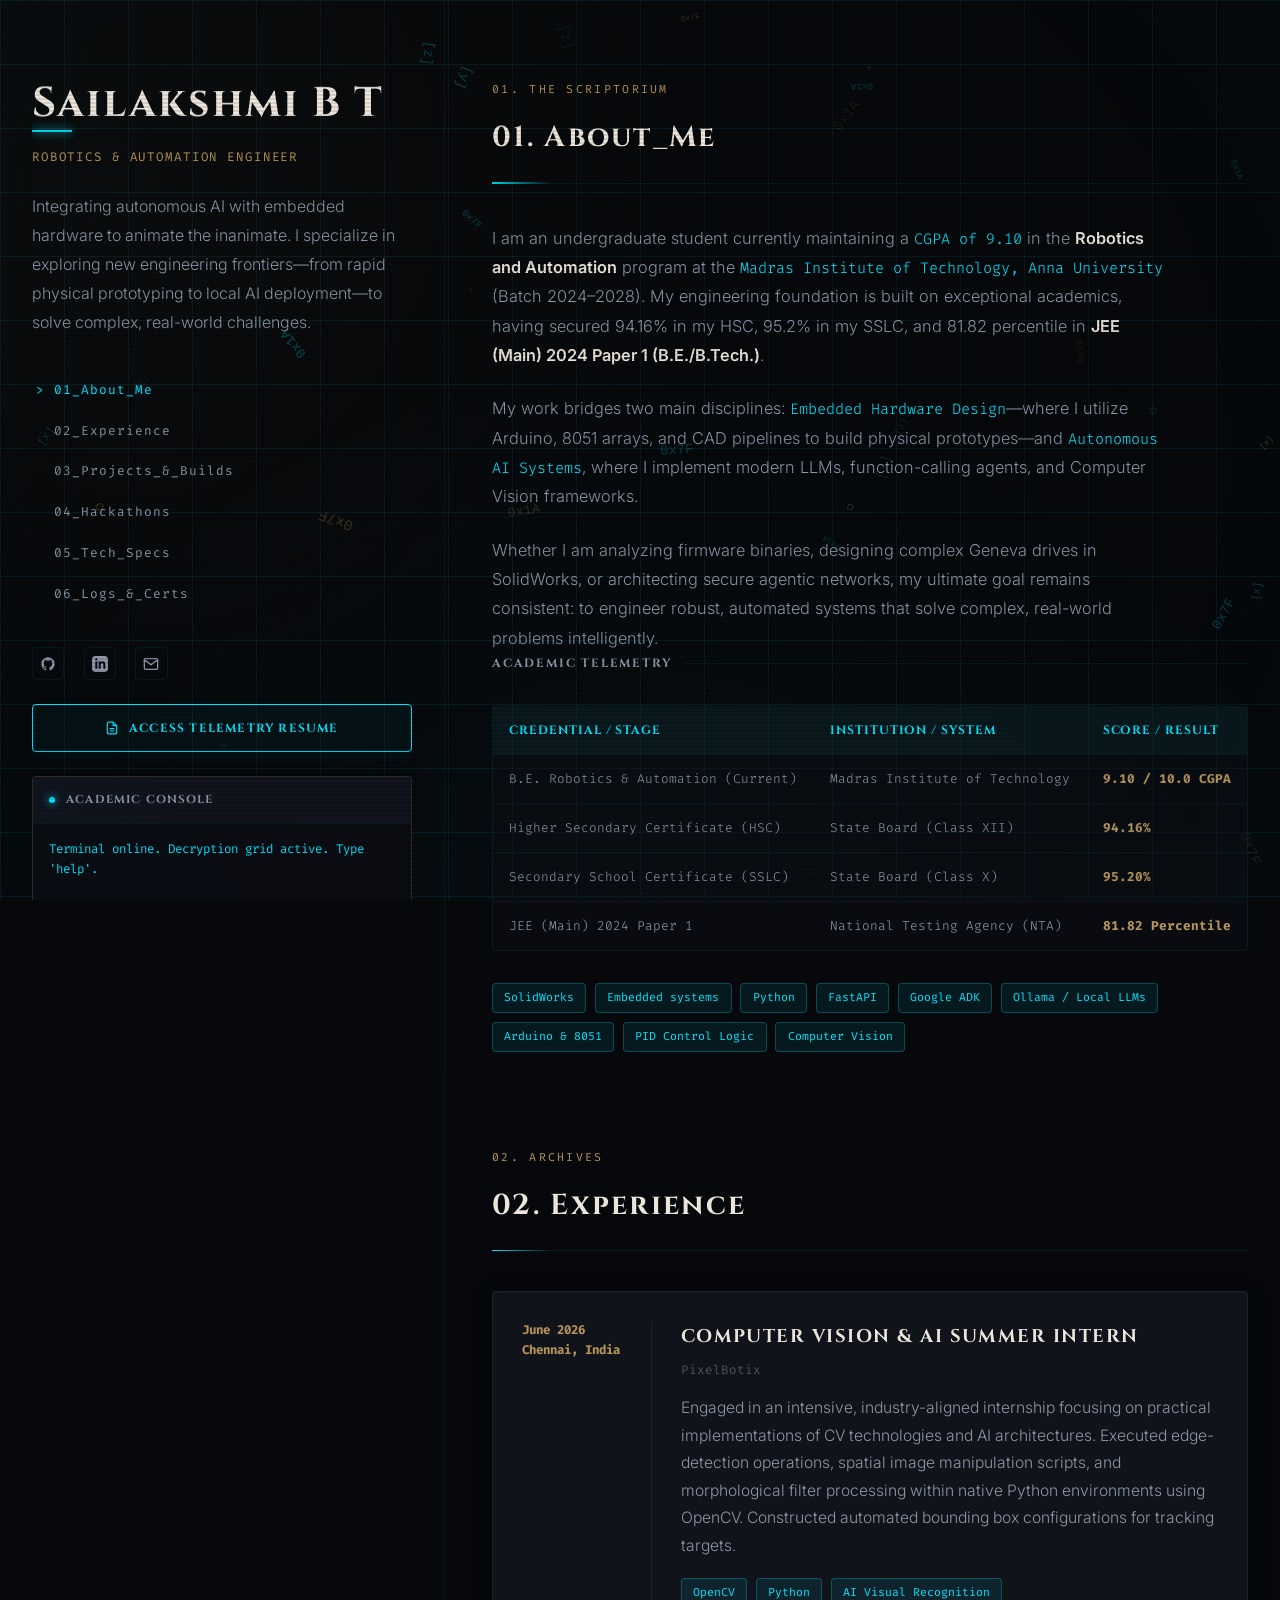
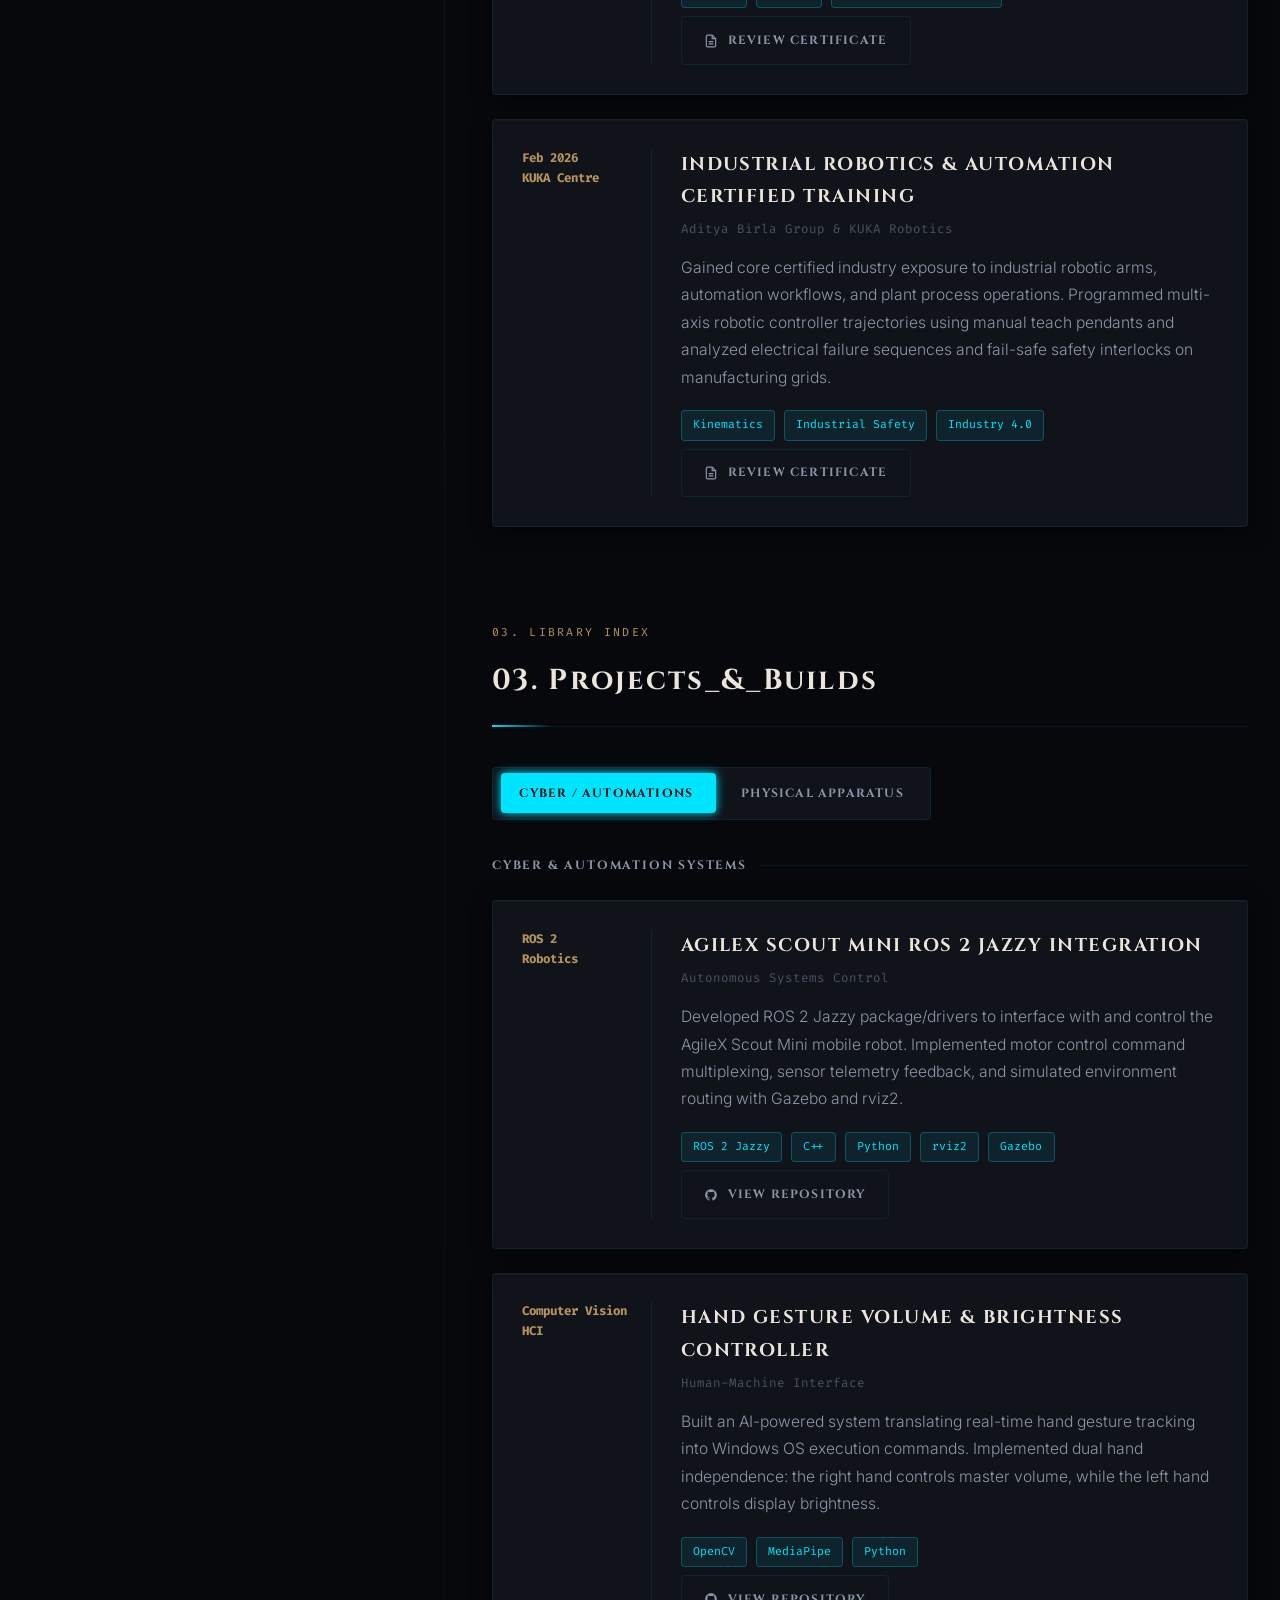
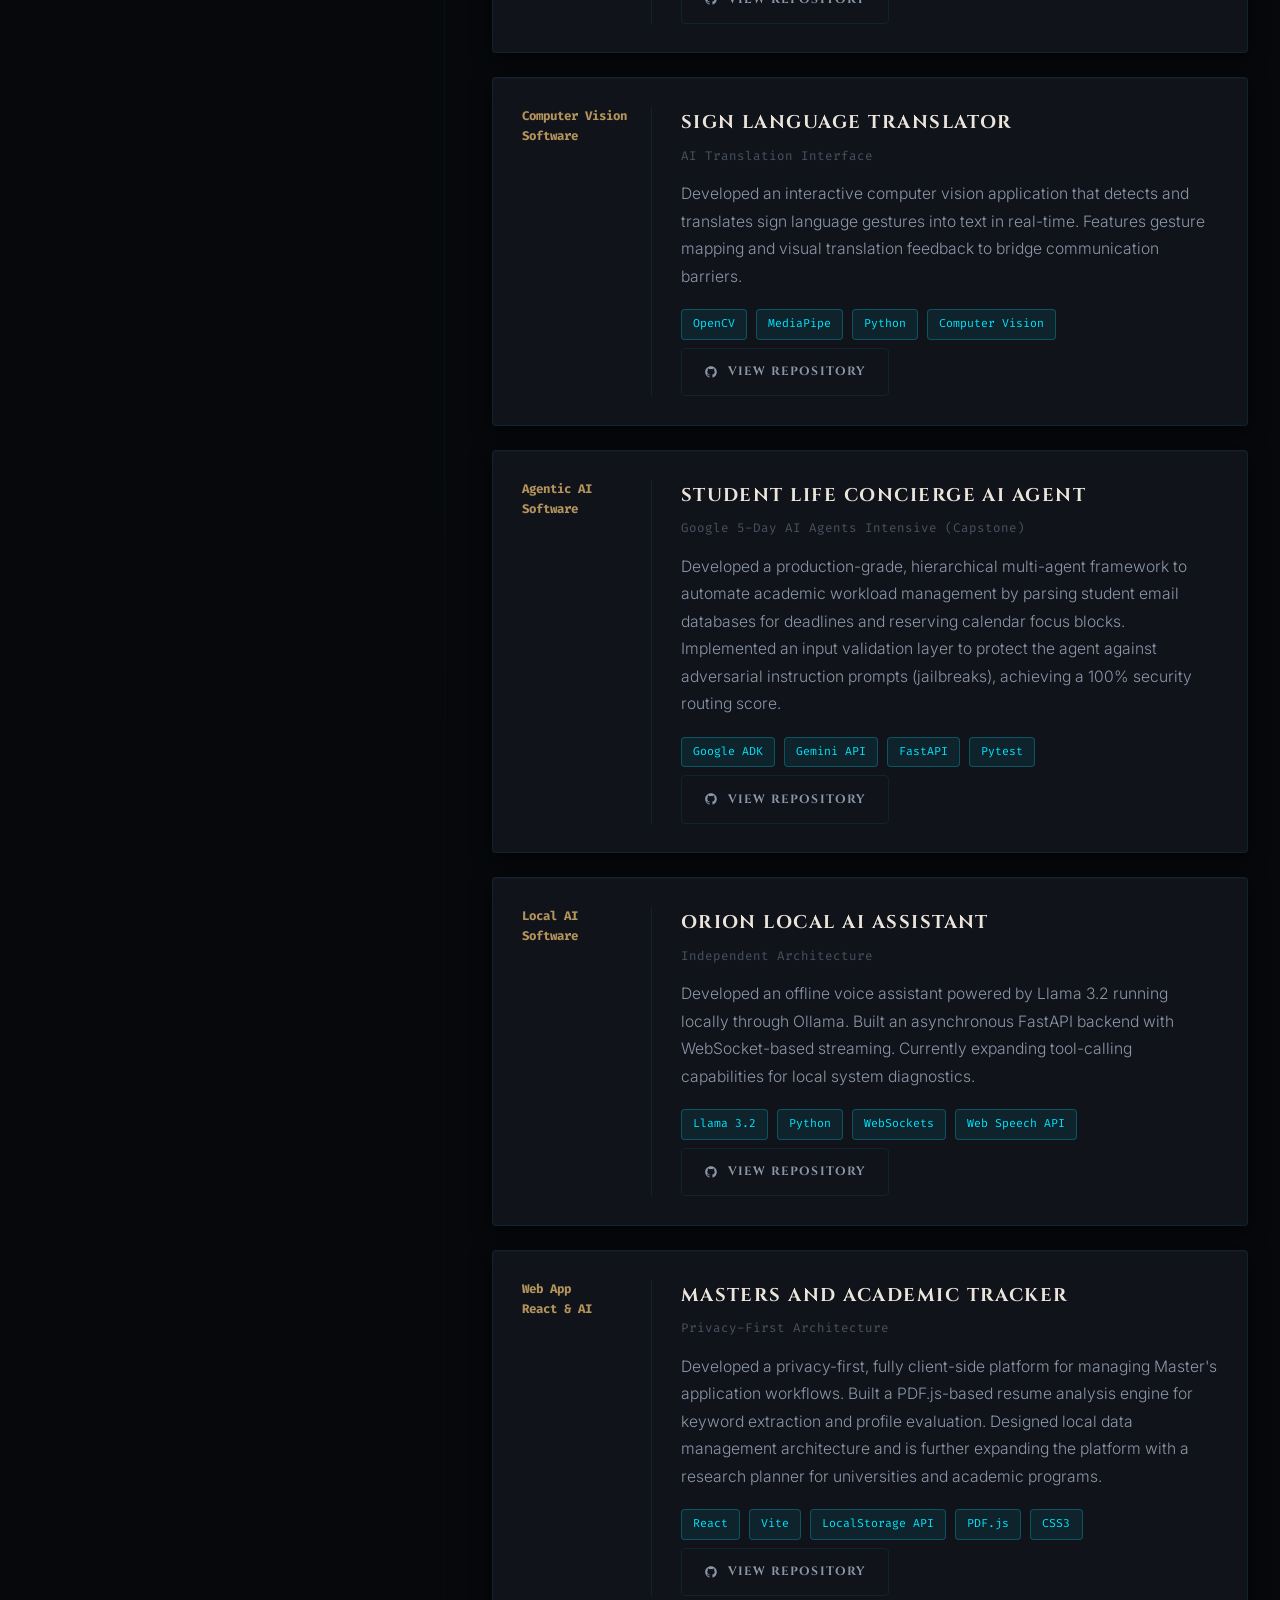
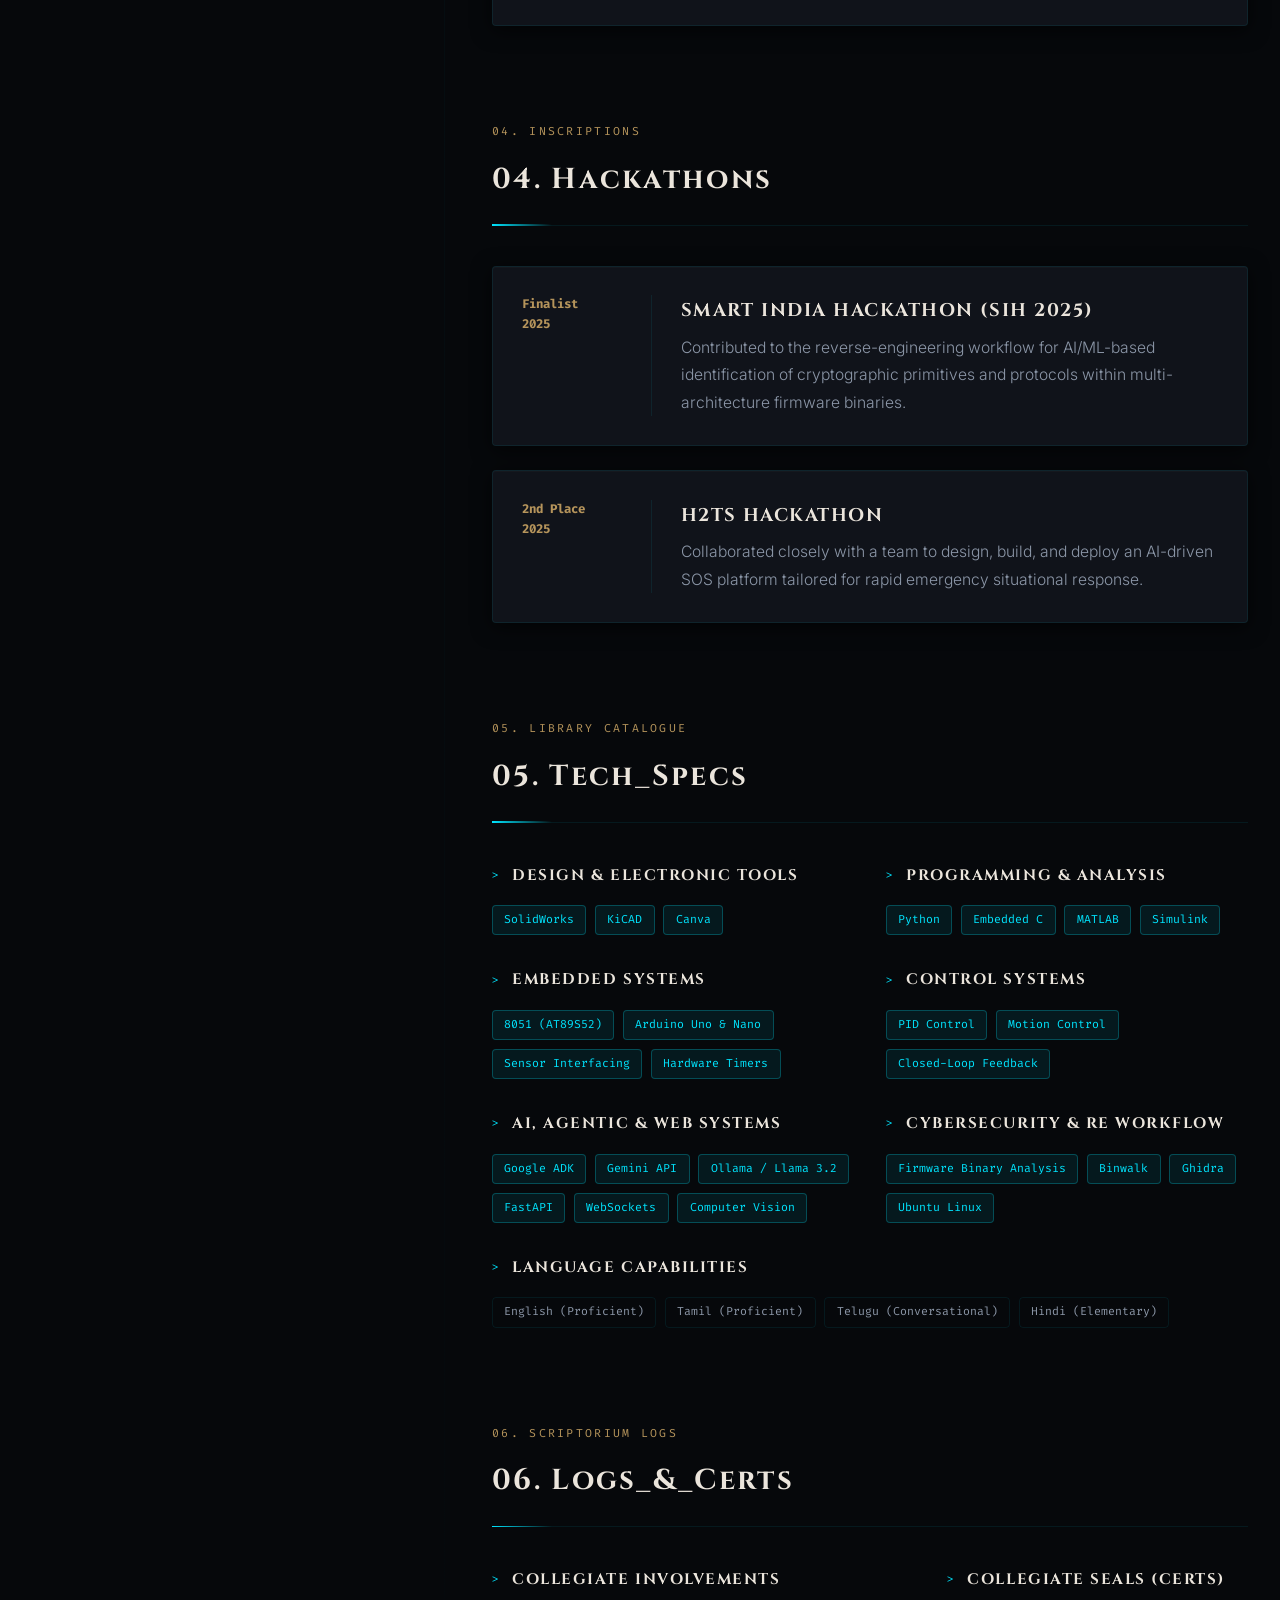
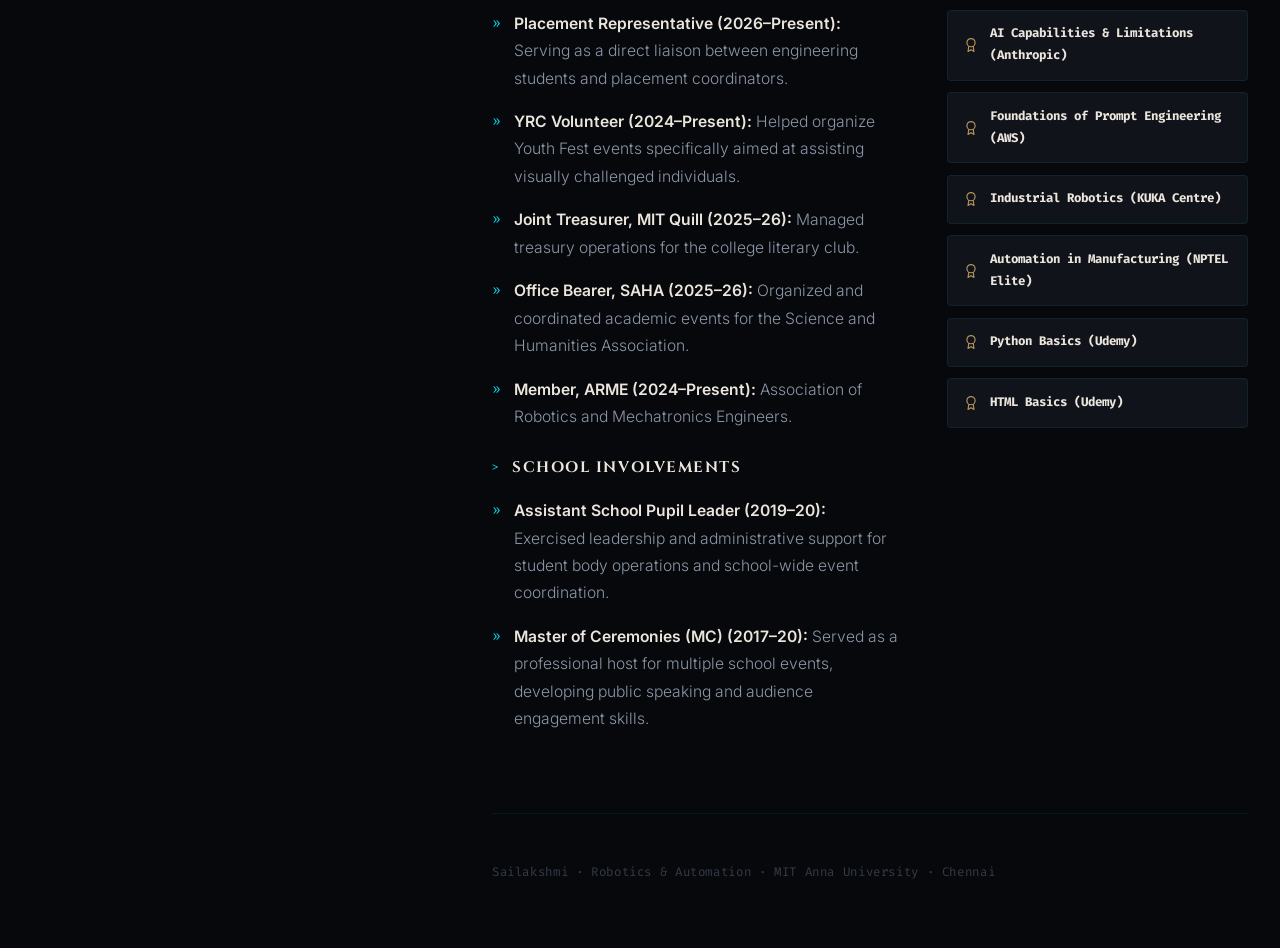
<file: index.html>
<!DOCTYPE html>
<html lang="en">
<head>
<meta charset="UTF-8" />
<meta name="viewport" content="width=device-width, initial-scale=1.0" />
<title>Sailakshmi's Portfolio</title>
<meta name="description" content="Sailakshmi B T — Robotics & Automation Engineer. Deep-sea electronics, cyber-physical feedback, and autonomous AI systems." />
<link rel="icon" type="image/jpg" href="favicon.jpg" />
<link rel="preconnect" href="https://fonts.googleapis.com" />
<link rel="preconnect" href="https://fonts.gstatic.com" crossorigin />
<link href="https://fonts.googleapis.com/css2?family=Cinzel:wght@500;700;900&family=Inter:wght@300;400;500;600;700&family=Fira+Code:wght@400;500&display=swap" rel="stylesheet">
<style>
/* ============================================================
   TOKENS — NEO-ACADEMIA (DARK ACADEMIA + FUTURISTIC)
   ============================================================ */
:root {
  --void:      #06080B; /* Deep crypt cyber black */
  --panel:     #10131A; /* Matte charcoal stone shelf */
  --panel-2:   #171B26; /* Dark leather workstation */
  --line:      rgba(0, 229, 255, 0.08); /* Glowing neon cyan circuits */
  --line-strong: rgba(181, 148, 91, 0.22); /* Warm matte gold */
  --paper:     #EBE5DC; /* Antique book paper white */
  --muted:     #8C97A8; /* Sleek steel slate */
  --muted-2:   #4A5361; /* Depth shadows */
  --signal:    #00E5FF; /* Luminescent cyan */
  --signal-dim: rgba(0, 229, 255, 0.08);
  --volt:      #B5945B; /* Antique brass gold */
  --volt-dim:  rgba(181, 148, 91, 0.08);
  --danger:    #FF5252;

  --font-display: 'Cinzel', serif;
  --font-body: 'Inter', sans-serif;
  --font-mono: 'Fira Code', monospace;

  --radius-sm: 4px;
  --radius-md: 8px;
  --radius-lg: 12px;

  --shadow-card: 0 4px 20px rgba(0,0,0,0.65), inset 0 1px 0 rgba(255,255,255,0.02);
  --shadow-lift: 0 12px 36px rgba(0,0,0,0.85), 0 0 18px rgba(0, 229, 255, 0.12);

  --ease: cubic-bezier(0.16, 1, 0.3, 1);
  --sidebar-w: 380px;
}

@media (prefers-reduced-motion: reduce) {
  *, *::before, *::after {
    animation-duration: 0.001ms !important;
    animation-iteration-count: 1 !important;
    transition-duration: 0.001ms !important;
    scroll-behavior: auto !important;
  }
  #canvas-neo-library { display: none !important; }
}

/* ============================================================
   RESET & SYSTEM
   ============================================================ */
*, *::before, *::after { box-sizing: border-box; margin: 0; padding: 0; }
html { scroll-behavior: smooth; }
html, body { height: 100%; }

body {
  background: var(--void);
  color: var(--paper);
  font-family: var(--font-body);
  font-size: 16px;
  line-height: 1.75;
  -webkit-font-smoothing: antialiased;
  overflow-x: hidden;
  background-image:
    radial-gradient(circle at 50% 120%, rgba(0, 229, 255, 0.03), transparent 60%),
    radial-gradient(circle at 10% 20%, rgba(181, 148, 91, 0.03), transparent 45%),
    linear-gradient(var(--line) 1px, transparent 1px),
    linear-gradient(90deg, var(--line) 1px, transparent 1px);
  background-size: auto, auto, 64px 64px, 64px 64px;
  background-attachment: fixed;
}
body.no-scroll { overflow: hidden; }

/* Interactive background canvas */
#canvas-neo-library {
  position: fixed; inset: 0;
  pointer-events: none;
  z-index: 0;
}

/* Subtle CRT scanline overlay */
.overlay-cyber {
  position: fixed; inset: 0;
  pointer-events: none;
  z-index: 9999;
  background: 
    linear-gradient(rgba(10, 13, 20, 0) 50%, rgba(0, 0, 0, 0.12) 50%),
    radial-gradient(circle at 50% 50%, transparent 60%, rgba(0, 229, 255, 0.015) 100%);
  background-size: 100% 4px, auto;
  opacity: 0.85;
}

img { max-width: 100%; display: block; filter: saturate(0.85) contrast(1.05) brightness(0.95); }
a { color: inherit; text-decoration-color: var(--line); transition: color 0.25s var(--ease), text-decoration-color 0.25s var(--ease); }
a:hover { color: var(--signal); }
button { font: inherit; color: inherit; }
ul { list-style: none; }

/* Focus states */
a:focus-visible,
button:focus-visible,
input:focus-visible,
summary:focus-visible {
  outline: 2px solid var(--signal);
  outline-offset: 3px;
  border-radius: 4px;
}

.skip-link {
  position: fixed;
  top: -60px;
  left: 1rem;
  z-index: 20000;
  background: var(--signal);
  color: var(--void);
  font-family: var(--font-mono);
  font-size: 0.85rem;
  padding: 0.65rem 1.1rem;
  border-radius: var(--radius-sm);
  transition: top 0.25s var(--ease);
}
.skip-link:focus { top: 1rem; }

/* ============================================================
   PAGE LOADER & PROGRESS BAR
   ============================================================ */
.loader {
  position: fixed; inset: 0; z-index: 30000;
  display: flex; flex-direction: column; align-items: center; justify-content: center;
  gap: 1.5rem;
  background: var(--void);
  transition: opacity 0.6s var(--ease), visibility 0.6s var(--ease);
}
.loader.hidden { opacity: 0; visibility: hidden; pointer-events: none; }
.loader-mark { 
  font-family: var(--font-display); font-size: 2.2rem; font-weight: 700; color: var(--signal); 
  text-shadow: 0 0 12px var(--signal);
  animation: loaderGlow 2.5s ease-in-out infinite; 
}
.loader-bar { width: 140px; height: 1px; background: rgba(0, 229, 255, 0.15); overflow: hidden; position: relative; }
.loader-bar span {
  display: block; height: 100%; width: 40%;
  background: linear-gradient(90deg, transparent, var(--signal), var(--volt), transparent);
  animation: loaderSlide 1.5s ease-in-out infinite;
}
@keyframes loaderSlide { 0% { transform: translateX(-120%); } 100% { transform: translateX(300%); } }
@keyframes loaderGlow {
  0%, 100% { opacity: 0.4; filter: blur(1px); }
  50% { opacity: 1; filter: blur(0); }
}

.progress-rail { position: fixed; top: 0; left: 0; right: 0; height: 2px; z-index: 12000; background: transparent; }
.progress-bar { height: 100%; width: 0%; background: linear-gradient(90deg, var(--signal), var(--volt)); box-shadow: 0 0 8px var(--signal); transition: width 0.1s linear; }

/* ============================================================
   LAYOUT SHELL
   ============================================================ */
.shell { position: relative; max-width: 1360px; margin: 0 auto; padding: 0 2rem; z-index: 1; }

@media (min-width: 1024px) {
  .shell { display: flex; align-items: flex-start; gap: 5rem; }
  .sidebar {
    width: var(--sidebar-w); flex-shrink: 0;
    position: sticky; top: 0; height: 100vh;
    padding: 5rem 0 3rem;
    display: flex; flex-direction: column; justify-content: space-between;
    overflow-y: auto; scrollbar-width: none;
  }
  .sidebar::-webkit-scrollbar { display: none; }
  .content { flex: 1; min-width: 0; padding: 5rem 0 4rem; position: relative; }
}

@media (max-width: 1023px) {
  .shell { padding: 0 1.25rem; }
  .sidebar { padding: 4rem 0 2rem; }
  .content { padding: 1rem 0 3rem; }
  .nav-links { display: flex; flex-wrap: wrap; gap: 0.8rem 1.2rem; margin-top: 1.8rem; }
}

/* ============================================================
   SIDEBAR & NAME
   ============================================================ */
.hero-name {
  font-family: var(--font-display);
  font-size: clamp(2rem, 4vw, 2.6rem);
  font-weight: 700;
  line-height: 1.15;
  color: var(--paper);
  margin-bottom: 0.8rem;
  position: relative;
  display: inline-block;
  letter-spacing: 0.05em;
}

/* Glowing cyan cyber horizontal beam crossing name slowly */
.hero-name::after {
  content: '';
  position: absolute;
  left: 0; bottom: -4px; width: 40px; height: 2px;
  background: var(--signal);
  box-shadow: 0 0 10px var(--signal);
  animation: cyberBeam 4s ease-in-out infinite;
}

@keyframes cyberBeam {
  0%, 100% { left: 0; width: 40px; }
  50% { left: calc(100% - 40px); width: 60px; }
}

.hero-role {
  font-family: var(--font-mono);
  font-size: 0.78rem;
  color: var(--volt);
  text-transform: uppercase;
  letter-spacing: 0.15em;
  margin-bottom: 1.5rem;
  display: inline-block;
}
.hero-desc { color: var(--muted); font-size: 1rem; line-height: 1.8; max-width: 380px; font-weight: 300; }

.nav-links { display: flex; flex-direction: column; gap: 0.25rem; margin-top: 2.2rem; }
.nav-item {
  position: relative;
  display: inline-flex;
  align-items: center;
  width: fit-content;
  padding: 0.45rem 0.25rem;
  color: var(--muted);
  font-family: var(--font-mono);
  font-size: 0.8rem;
  letter-spacing: 0.08em;
  text-decoration: none;
  transition: color 0.25s var(--ease), transform 0.25s var(--ease);
}
.nav-item::before {
  content: '>';
  font-size: 0.75rem;
  color: var(--signal);
  margin-right: 0.6rem;
  opacity: 0;
  transform: translateX(-5px);
  transition: all 0.25s var(--ease);
}
.nav-item:hover, .nav-item:focus-visible { color: var(--paper); transform: translateX(5px); }
.nav-item.active { color: var(--signal); text-shadow: 0 0 8px rgba(0, 229, 255, 0.25); }
.nav-item.active::before { opacity: 1; transform: translateX(0); }

.sidebar-bottom { margin-top: 2.2rem; }

.social-links { display: flex; align-items: center; gap: 1.2rem; margin-bottom: 1.5rem; }
.social-icon {
  color: var(--muted); display: inline-flex; padding: 0.45rem;
  border: 1px solid var(--line);
  border-radius: var(--radius-sm);
  transition: all 0.25s var(--ease);
}
.social-icon:hover, .social-icon:focus-visible {
  color: var(--signal);
  background: var(--signal-dim);
  border-color: var(--signal);
  box-shadow: 0 0 10px rgba(0, 229, 255, 0.2);
  transform: scale(1.05);
}
.social-icon svg { width: 16px; height: 16px; }

/* Neo Buttons */
.btn {
  display: inline-flex; align-items: center; justify-content: center; gap: 0.6rem;
  font-family: var(--font-display); font-size: 0.75rem; font-weight: 700;
  letter-spacing: 0.1em; text-decoration: none; text-transform: uppercase;
  padding: 0.8rem 1.4rem; border-radius: var(--radius-sm);
  border: 1px solid var(--line); cursor: pointer;
  transition: all 0.25s var(--ease);
}
.btn svg { width: 14px; height: 14px; flex-shrink: 0; }
.btn-block { width: 100%; margin-bottom: 1.5rem; }
.btn-primary {
  background: rgba(0, 229, 255, 0.04);
  color: var(--signal);
  border-color: var(--signal);
  box-shadow: 0 4px 15px rgba(0, 229, 255, 0.05);
}
.btn-primary:hover, .btn-primary:focus-visible {
  background: var(--signal);
  color: var(--void);
  transform: translateY(-2px);
  box-shadow: 0 8px 25px rgba(0, 229, 255, 0.35);
}
.btn-primary:active { transform: translateY(0); }

.btn-ghost {
  background: transparent;
  border-color: var(--line);
  color: var(--muted);
  margin-top: 0.5rem;
}
.btn-ghost:hover, .btn-ghost:focus-visible {
  border-color: var(--volt);
  color: var(--volt);
  background: var(--volt-dim);
  transform: translateY(-2px);
  box-shadow: 0 5px 15px rgba(181, 148, 91, 0.2);
}

/* Cyber Console Details */
.terminal-card {
  background: #0b0d13;
  border: 1px solid var(--line-strong);
  border-radius: var(--radius-sm);
  overflow: hidden;
  box-shadow: var(--shadow-card);
}
.terminal-label {
  display: flex; align-items: center; gap: 0.7rem;
  font-family: var(--font-display); font-size: 0.72rem; font-weight: 700;
  letter-spacing: 0.1em; text-transform: uppercase; color: var(--muted);
  padding: 0.8rem 1rem; cursor: pointer; user-select: none;
  list-style: none;
  background: #11141d;
}
.terminal-label::-webkit-details-marker { display: none; }
.terminal-dot {
  width: 6px; height: 6px; border-radius: 50%;
  background: var(--signal);
  box-shadow: 0 0 8px var(--signal);
  flex-shrink: 0;
  animation: pulseBeacon 2s ease-in-out infinite;
}
.terminal-body { border-top: 1px solid var(--line); padding: 1rem; }

.terminal-output { height: 160px; overflow-y: auto; margin-bottom: 0.8rem; padding-right: 6px; font-family: var(--font-mono); font-size: 0.78rem; }
.terminal-output::-webkit-scrollbar { width: 3px; }
.terminal-output::-webkit-scrollbar-thumb { background: var(--line-strong); border-radius: 2px; }

.terminal-line { margin-bottom: 0.5rem; white-space: pre-wrap; color: var(--muted); line-height: 1.6; }
.terminal-line.cmd { color: var(--paper); font-weight: 700; }
.terminal-line.system { color: var(--signal); }
.terminal-line.error { color: var(--danger); }
.terminal-line.success { color: var(--volt); }
.terminal-line a { color: var(--signal); text-decoration: underline; }

.terminal-input-row { display: flex; gap: 0.5rem; align-items: center; border-top: 1px dashed var(--line); padding-top: 0.8rem; }
.terminal-prompt { color: var(--signal); font-family: var(--font-mono); font-size: 0.75rem; font-weight: 700; white-space: nowrap; }
.terminal-input {
  background: transparent; border: none; outline: none;
  color: var(--paper); font-family: var(--font-mono); font-size: 0.78rem;
  flex: 1; caret-color: var(--signal); min-width: 0;
}
@keyframes pulseBeacon {
  0%, 100% { transform: scale(0.9); opacity: 0.5; }
  50% { transform: scale(1.1); opacity: 1; }
}

/* ============================================================
   MAIN CONTENT
   ============================================================ */
section { position: relative; margin-bottom: 6rem; scroll-margin-top: 2rem; }
section:last-of-type { margin-bottom: 4rem; }

.eyebrow {
  font-family: var(--font-mono); font-size: 0.72rem; color: var(--volt);
  text-transform: uppercase; letter-spacing: 0.2em; margin-bottom: 0.8rem;
}
.section-title {
  font-family: var(--font-display); font-size: clamp(1.4rem, 3vw, 1.8rem);
  font-weight: 700; color: var(--paper);
  margin-bottom: 2.5rem; padding-bottom: 1.2rem;
  border-bottom: 1px solid var(--line);
  position: relative;
  letter-spacing: 0.08em;
}
.section-title::after {
  content: ''; position: absolute; bottom: -1px; left: 0; width: 60px; height: 1.5px;
  background: linear-gradient(90deg, var(--signal), transparent);
}

.subsection-title {
  font-family: var(--font-display); font-size: 0.75rem; color: var(--muted);
  font-weight: 700; letter-spacing: 0.15em; text-transform: uppercase; margin: 0 0 1.5rem;
  display: flex; align-items: center; gap: 0.8rem;
}
.subsection-title::after { content: ''; flex: 1; height: 1px; background: var(--line); }

.prose p { color: var(--muted); font-size: 1.02rem; line-height: 1.8; margin-bottom: 1.5rem; max-width: 68ch; font-weight: 300; }
.prose p:last-child { margin-bottom: 0; }
.highlight { color: var(--signal); font-family: var(--font-mono); font-size: 0.95rem; }
strong { font-weight: 600; color: var(--paper); }

/* Left signature trace rail next to content */
.trace-rail {
  display: none;
}
@media (min-width: 1024px) {
  .trace-rail {
    display: block; position: absolute; left: -3rem; top: 0; bottom: 0; width: 1px;
    background: linear-gradient(180deg, var(--line), transparent);
  }
  .trace-fill {
    position: absolute; left: 0; top: 0; width: 100%; height: 0%;
    background: linear-gradient(180deg, var(--signal), transparent);
    box-shadow: 0 0 8px var(--signal);
    transition: height 0.15s linear;
  }
}

/* Reveal Scroll Animations */
.reveal { opacity: 0; transform: translateY(20px); transition: opacity 0.8s var(--ease), transform 0.8s var(--ease); }
.reveal.in-view { opacity: 1; transform: translateY(0); }

/* ============================================================
   TELEMETRY SHELVES (CARDS)
   ============================================================ */
.card {
  display: grid; grid-template-columns: 1fr; gap: 1.2rem;
  padding: 1.8rem; margin-bottom: 1.5rem;
  background: var(--panel);
  border: 1px solid var(--line);
  border-radius: var(--radius-sm);
  box-shadow: var(--shadow-card);
  transition: all 0.4s var(--ease);
  position: relative;
  overflow: hidden;
}
@media (min-width: 640px) { .card { grid-template-columns: 130px 1fr; gap: 1.8rem; } }

/* Glowing geometric corner outlines on hover */
.card::before {
  content: '';
  position: absolute; inset: 0;
  border: 1.5px solid var(--signal);
  opacity: 0;
  pointer-events: none;
  transition: opacity 0.4s var(--ease);
  z-index: 2;
  border-radius: var(--radius-sm);
  clip-path: polygon(0 0, 15px 0, 15px 1.5px, 1.5px 1.5px, 1.5px 15px, 0 15px,
                     0 100%, 15px 100%, 15px calc(100% - 1.5px), 1.5px calc(100% - 1.5px), 1.5px calc(100% - 15px), 0 calc(100% - 15px),
                     100% 100%, 100% calc(100% - 15px), calc(100% - 1.5px) calc(100% - 15px), calc(100% - 1.5px) calc(100% - 1.5px), calc(100% - 15px) calc(100% - 1.5px), calc(100% - 15px) 100%,
                     100% 0, 100% 15px, calc(100% - 1.5px) 15px, calc(100% - 1.5px) 1.5px, calc(100% - 15px) 1.5px, calc(100% - 15px) 0);
}

.card:hover {
  border-color: rgba(0, 229, 255, 0.35);
  box-shadow: var(--shadow-lift);
  transform: translateY(-3px);
  background: var(--panel-2);
}
.card:hover::before { opacity: 1; }

.card-meta {
  font-family: var(--font-mono); font-size: 0.78rem; color: var(--volt);
  line-height: 1.6; font-weight: 700;
  border-right: none;
  padding-right: 0;
}
@media (min-width: 640px) {
  .card-meta {
    border-right: 1px solid var(--line);
    padding-right: 0.5rem;
  }
}

.card-body h3 {
  font-family: var(--font-display); font-size: 1.15rem; font-weight: 700;
  color: var(--paper); margin-bottom: 0.4rem; letter-spacing: 0.08em;
  transition: color 0.25s var(--ease);
  text-transform: uppercase;
}
.card:hover .card-body h3 { color: var(--signal); }
.card-body .org {
  font-family: var(--font-mono); color: var(--muted-2);
  margin-bottom: 0.8rem; display: block; font-size: 0.78rem;
  letter-spacing: 0.08em;
}
.card-body p { font-size: 0.98rem; color: var(--muted); line-height: 1.75; margin-bottom: 1.2rem; font-weight: 300; }
.card-body p:last-child { margin-bottom: 0; }

/* Cyber tags */
.tags-wrapper { display: flex; flex-wrap: wrap; gap: 0.55rem; }
.tag {
  font-family: var(--font-mono); font-size: 0.72rem; color: var(--signal);
  background: var(--signal-dim); padding: 0.25rem 0.7rem; border-radius: var(--radius-sm);
  border: 1px solid rgba(0, 229, 255, 0.25); white-space: nowrap;
}
.tag-neutral { color: var(--muted); border-color: var(--line); background: transparent; }
.tag-live { color: var(--volt); border-color: rgba(181, 148, 91, 0.35); background: rgba(181, 148, 91, 0.08); }

/* Switcher button design */
.filter-switcher {
  position: relative; display: inline-flex; gap: 0.4rem;
  padding: 0.35rem; margin-bottom: 2.2rem;
  background: var(--panel); border: 1px solid var(--line);
  border-radius: var(--radius-sm);
}
.filter-btn {
  position: relative; z-index: 1;
  font-family: var(--font-display); font-size: 0.75rem; font-weight: 700;
  color: var(--muted); background: transparent; border: none;
  padding: 0.6rem 1.3rem; border-radius: var(--radius-sm); cursor: pointer;
  transition: color 0.3s var(--ease);
  text-transform: uppercase;
  letter-spacing: 0.1em;
}
.filter-btn.active { color: var(--void); }
.filter-indicator {
  position: absolute; top: 0.35rem; left: 0.35rem; height: calc(100% - 0.7rem);
  width: 0; border-radius: var(--radius-sm);
  background: var(--signal);
  box-shadow: 0 0 10px var(--signal);
  transition: transform 0.35s var(--ease), width 0.35s var(--ease);
}

.branch-group { display: none; }
.branch-group.active { display: block; animation: cyberFadeIn 0.5s var(--ease); }
@keyframes cyberFadeIn {
  from { opacity: 0; transform: scale(0.99); }
  to { opacity: 1; transform: scale(1); }
}

/* ============================================================
   TELEMETRY SPECS (SKILLS GRID)
   ============================================================ */
.skill-grid { display: grid; grid-template-columns: 1fr; gap: 2rem; }
@media (min-width: 640px) { .skill-grid { grid-template-columns: 1fr 1fr; } }
.skill-grid-two { grid-template-columns: 1fr; gap: 3rem; }
@media (min-width: 800px) { .skill-grid-two { grid-template-columns: 1.15fr 0.85fr; } }

.skill-category-wide { grid-column: 1 / -1; }
.skill-category h4, .list-heading {
  font-family: var(--font-display); font-size: 0.95rem; font-weight: 700;
  color: var(--paper); margin-bottom: 1rem; letter-spacing: 0.1em;
  display: flex; align-items: center; gap: 0.8rem;
  text-transform: uppercase;
}
.skill-category h4::before, .list-heading::before {
  content: '>'; color: var(--signal); font-size: 0.8rem; flex-shrink: 0;
}

.simple-list li {
  font-size: 0.98rem; color: var(--muted); margin-bottom: 1rem;
  padding-left: 1.4rem; position: relative; line-height: 1.75; font-weight: 300;
}
.simple-list li::before {
  content: "»"; font-family: var(--font-mono); position: absolute; left: 0; top: 0px;
  color: var(--signal); font-size: 0.95rem;
}

.cert-list { display: flex; flex-direction: column; gap: 0.7rem; margin-top: 1rem; }
.cert-link {
  display: inline-flex; align-items: center; gap: 0.75rem;
  font-family: var(--font-mono); font-size: 0.78rem; font-weight: 700;
  color: var(--paper); background: var(--panel);
  border: 1px solid var(--line); padding: 0.8rem 1rem; border-radius: var(--radius-sm);
  text-decoration: none; transition: all 0.25s var(--ease);
}
.cert-link svg { width: 14px; height: 14px; color: var(--volt); flex-shrink: 0; }
.cert-link:hover, .cert-link:focus-visible {
  border-color: var(--signal);
  background: var(--signal-dim);
  box-shadow: 0 0 10px rgba(0, 229, 255, 0.2);
  transform: translateX(4px);
}

/* Academic telemetry table */
.academic-table-wrapper {
  margin: 2rem 0;
  overflow-x: auto;
  border: 1px solid var(--line);
  border-radius: var(--radius-sm);
  background: rgba(16, 19, 26, 0.4);
}
.academic-table {
  width: 100%;
  border-collapse: collapse;
  font-family: var(--font-mono);
  font-size: 0.8rem;
  text-align: left;
}
.academic-table th {
  background: rgba(0, 229, 255, 0.05);
  color: var(--signal);
  font-family: var(--font-display);
  font-size: 0.75rem;
  font-weight: 700;
  text-transform: uppercase;
  letter-spacing: 0.08em;
  padding: 0.8rem 1rem;
  border-bottom: 1px solid var(--line);
}
.academic-table td {
  padding: 0.8rem 1rem;
  color: var(--muted);
  border-bottom: 1px solid rgba(0, 229, 255, 0.05);
  font-weight: 300;
}
.academic-table tr:last-child td {
  border-bottom: none;
}
.academic-table tr:hover td {
  color: var(--paper);
  background: rgba(0, 229, 255, 0.02);
}
.academic-table .score-highlight {
  color: var(--volt);
  font-weight: 700;
}

/* ============================================================
   FOOTER
   ============================================================ */
.site-footer {
  border-top: 1px solid var(--line); padding-top: 2.5rem; margin-top: 3rem;
  font-family: var(--font-mono); font-size: 0.78rem; color: var(--muted-2); text-align: left;
  letter-spacing: 0.05em;
}
.site-footer span { color: var(--signal); font-weight: 700; }
.footer-sub { margin-top: 0.5rem; color: var(--muted-2); opacity: 0.7; }

/* ============================================================
   BACK TO TOP
   ============================================================ */
.back-to-top {
  position: fixed; right: 2rem; bottom: 2rem; z-index: 9000;
  width: 44px; height: 44px; border-radius: var(--radius-sm);
  background: var(--panel); border: 1px solid var(--line-strong);
  color: var(--signal); display: flex; align-items: center; justify-content: center;
  cursor: pointer; opacity: 0; visibility: hidden; transform: translateY(10px);
  transition: all 0.3s var(--ease);
  box-shadow: var(--shadow-card);
}
.back-to-top.visible { opacity: 1; visibility: visible; transform: translateY(0); }
.back-to-top:hover, .back-to-top:focus-visible {
  border-color: var(--signal);
  background: var(--panel-2);
  transform: translateY(-4px);
  box-shadow: 0 0 10px rgba(0, 229, 255, 0.25);
}
.back-to-top svg { width: 16px; height: 16px; }

/* ============================================================
   THE SCROLL ROOM (RESUME MODAL)
   ============================================================ */
.resume-fullscreen {
  display: none; position: fixed; inset: 0; z-index: 25000; background: var(--void);
  flex-direction: column;
}
.resume-fullscreen.active { display: flex; animation: fadeInSub 0.4s var(--ease); }
@keyframes fadeInSub { from { opacity: 0; } to { opacity: 1; } }
.resume-toolbar {
  height: 72px; display: flex; align-items: center; justify-content: space-between;
  padding: 0 1.8rem; background: var(--panel); border-bottom: 1px solid var(--line);
  flex-shrink: 0;
}
.resume-pdf-container { flex: 1; position: relative; width: 100%; overflow: hidden; }
.resume-pdf-container iframe { width: 100%; height: 100%; border: none; position: absolute; inset: 0; background: var(--void); }
.back-text-btn {
  background: none; border: none; color: var(--paper); font-family: var(--font-mono);
  font-weight: 700; font-size: 0.8rem; cursor: pointer; display: inline-flex; align-items: center;
  gap: 0.6rem; padding: 0.5rem 0; transition: color 0.25s var(--ease);
  text-transform: uppercase; letter-spacing: 0.05em;
}
.back-text-btn svg { width: 15px; height: 15px; }
.back-text-btn:hover, .back-text-btn:focus-visible { color: var(--signal); }

/* ============================================================
   RESPONSIVE NAVIGATION
   ============================================================ */
@media (max-width: 1023px) {
  .card { grid-template-columns: 1fr; }
  .content { padding: 1rem 0 5.8rem; }
  .mobile-nav { display: block; }
}

.mobile-nav {
  display: none;
  position: fixed;
  left: 0;
  right: 0;
  bottom: 0;
  z-index: 15000;
  padding: 0.85rem 1rem calc(0.85rem + env(safe-area-inset-bottom));
  background: rgba(16, 19, 26, 0.96);
  backdrop-filter: blur(20px);
  border-top: 1px solid var(--line);
  box-shadow: 0 -15px 35px rgba(0, 0, 0, 0.5);
}

.mobile-nav-links {
  display: flex;
  align-items: center;
  gap: 0.6rem;
  overflow-x: auto;
  padding-bottom: 0.2rem;
  scrollbar-width: none;
}
.mobile-nav-links::-webkit-scrollbar { display: none; }

.mobile-nav-item {
  flex: 0 0 auto;
  display: inline-flex;
  align-items: center;
  justify-content: center;
  padding: 0.7rem 1.1rem;
  border-radius: var(--radius-sm);
  border: 1px solid var(--line);
  background: rgba(0, 229, 255, 0.02);
  color: var(--muted);
  font-family: var(--font-mono);
  font-size: 0.75rem;
  white-space: nowrap;
  transition: all 0.25s var(--ease);
  text-transform: uppercase;
  letter-spacing: 0.05em;
}
.mobile-nav-item:hover,
.mobile-nav-item:focus-visible {
  color: var(--paper);
  background: var(--signal-dim);
  border-color: var(--signal);
}
.mobile-nav-item.active {
  color: var(--signal);
  background: var(--signal-dim);
  border-color: var(--signal);
}

@media (max-width: 1023px) {
  .back-to-top { bottom: calc(6.5rem + env(safe-area-inset-bottom)); z-index: 16000; }
  .mobile-nav { display: block; }
}

@media (max-width: 480px) {
  .shell { padding: 0 1.2rem; }
  .hero-name { font-size: 1.8rem; }
  .terminal-output { height: 130px; }
  .back-to-top { right: 1.2rem; width: 40px; height: 40px; }
}
</style>
</head>
<body>

<a class="skip-link" href="#main-content">Skip to main content</a>

<!-- Background canvas -->
<canvas id="canvas-neo-library"></canvas>

<!-- Subtle CRT overlay -->
<div class="overlay-cyber"></div>

<!-- Page loader -->
<div id="loader" class="loader" aria-hidden="true">
  <div class="loader-mark">INITIALIZING SCRIPTORIUM...</div>
  <div class="loader-bar"><span></span></div>
</div>

<!-- Scroll progress indicator -->
<div class="progress-rail" aria-hidden="true"><div id="progressBar" class="progress-bar"></div></div>

<div class="shell">

  <header class="sidebar" id="sidebar">
    <div class="sidebar-top">
      <h1 class="hero-name" id="heroName">Sailakshmi B T</h1>
      <p class="hero-role">Robotics &amp; Automation Engineer</p>
      <p class="hero-desc">Integrating autonomous AI with embedded hardware to animate the inanimate. I specialize in exploring new engineering frontiers—from rapid physical prototyping to local AI deployment—to solve complex, real-world challenges.</p>

      <nav class="side-nav" aria-label="Section navigation">
        <ul class="nav-links">
          <li><a href="#about" class="nav-item">01_About_Me</a></li>
          <li><a href="#experience" class="nav-item">02_Experience</a></li>
          <li><a href="#projects" class="nav-item">03_Projects_&_Builds</a></li>
          <li><a href="#hackathons" class="nav-item">04_Hackathons</a></li>
          <li><a href="#skills" class="nav-item">05_Tech_Specs</a></li>
          <li><a href="#leadership" class="nav-item">06_Logs_&_Certs</a></li>
        </ul>
      </nav>
    </div>

    <div class="sidebar-bottom">
      <div class="social-links">
        <a href="https://github.com/Saibts" target="_blank" rel="noopener" class="social-icon" aria-label="GitHub profile (opens in new tab)">
          <svg viewBox="0 0 24 24" fill="currentColor" aria-hidden="true"><path d="M12 2C6.477 2 2 6.477 2 12c0 4.418 2.865 8.166 6.839 9.489.5.09.682-.217.682-.482 0-.237-.009-.866-.013-1.7-2.782.604-3.369-1.34-3.369-1.34-.454-1.156-1.11-1.462-1.11-1.462-.907-.62.069-.608.069-.608 1.003.07 1.531 1.03 1.531 1.03.892 1.529 2.341 1.087 2.91.831.092-.646.35-1.086.636-1.336-2.22-.253-4.555-1.11-4.555-4.943 0-1.091.39-1.984 1.029-2.683-.103-.253-.446-1.27.098-2.647 0 0 .84-.269 2.75 1.025A9.578 9.578 0 0 1 12 6.836c.85.004 1.705.114 2.504.337 1.909-1.294 2.747-1.025 2.747-1.025.546 1.377.202 2.394.1 2.647.64.699 1.028 1.592 1.028 2.683 0 3.842-2.339 4.687-4.566 4.935.359.309.678.919.678 1.852 0 1.336-.012 2.415-.012 2.741 0 .267.18.577.688.48C19.138 20.163 22 16.418 22 12c0-5.523-4.477-10-10-10z"/></svg>
        </a>
        <a href="https://linkedin.com/in/sailakshmi-65a696327" target="_blank" rel="noopener" class="social-icon" aria-label="LinkedIn profile (opens in new tab)">
          <svg viewBox="0 0 24 24" fill="currentColor" aria-hidden="true"><path d="M19 0h-14c-2.761 0-5 2.239-5 5v14c0 2.761 2.239 5 5 5h14c2.762 0 5-2.239 5-5v-14c0-2.761-2.238-5-5-5zm-11 19h-3v-11h3v11zm-1.5-12.268c-.966 0-1.75-.79-1.75-1.764s.784-1.764 1.75-1.764 1.75.79 1.75 1.764-.783 1.764-1.75 1.764zm13.5 12.268h-3v-5.604c0-3.368-4-3.113-4 0v5.604h-3v-11h3v1.765c1.396-2.586 7-2.777 7 2.476v6.759z"/></svg>
        </a>
        <a href="mailto:sailakshmibt2006@gmail.com" class="social-icon" aria-label="Send an email">
          <svg viewBox="0 0 24 24" fill="none" stroke="currentColor" stroke-width="2" stroke-linecap="square" aria-hidden="true"><path d="M4 4h16c1.1 0 2 .9 2 2v12c0 1.1-.9 2-2 2H4c-1.1 0-2-.9-2-2V6c0-1.1.9-2 2-2z"></path><polyline points="22,6 12,13 2,6"></polyline></svg>
        </a>
      </div>

      <button type="button" onclick="handleResumeClick()" class="btn btn-primary btn-block">
        <svg viewBox="0 0 24 24" fill="none" stroke="currentColor" stroke-width="2" aria-hidden="true"><path d="M14 2H6a2 2 0 0 0-2 2v16a2 2 0 0 0 2 2h12a2 2 0 0 0 2-2V8z"/><polyline points="14 2 14 8 20 8"/><line x1="16" y1="13" x2="8" y2="13"/><line x1="16" y1="17" x2="8" y2="17"/></svg>
        Access Telemetry Resume
      </button>

      <details class="terminal-card" id="sailos-terminal" open>
        <summary class="terminal-label">
          <span class="terminal-dot" aria-hidden="true"></span>
          Academic Console
        </summary>
        <div class="terminal-body">
          <div class="terminal-output" id="terminal-out" role="log" aria-live="polite">
            <div class="terminal-line system">Terminal online. Decryption grid active. Type 'help'.</div>
          </div>
          <div class="terminal-input-row">
            <label class="terminal-prompt" for="terminal-in">scholar@cyber-library:~$</label>
            <input id="terminal-in" class="terminal-input" type="text" autocomplete="off" placeholder="transmute commands..." />
          </div>
        </div>
      </details>
    </div>
  </header>

  <main class="content" id="main-content">

    <div class="trace-rail" aria-hidden="true"><div class="trace-fill" id="traceFill"></div></div>

    <section id="about" class="reveal">
      <p class="eyebrow">01. The Scriptorium</p>
      <h2 class="section-title">01. About_Me</h2>

      <div class="prose">
        <p>I am an undergraduate student currently maintaining a <span class="highlight">CGPA of 9.10</span> in the <strong>Robotics and Automation</strong> program at the <span class="highlight">Madras Institute of Technology, Anna University</span> (Batch 2024–2028). My engineering foundation is built on exceptional academics, having secured 94.16% in my HSC, 95.2% in my SSLC, and 81.82 percentile in <strong>JEE (Main) 2024 Paper 1 (B.E./B.Tech.)</strong>.</p>
        
        <p>My work bridges two main disciplines: <span class="highlight">Embedded Hardware Design</span>—where I utilize Arduino, 8051 arrays, and CAD pipelines to build physical prototypes—and <span class="highlight">Autonomous AI Systems</span>, where I implement modern LLMs, function-calling agents, and Computer Vision frameworks.</p>
        <p>Whether I am analyzing firmware binaries, designing complex Geneva drives in SolidWorks, or architecting secure agentic networks, my ultimate goal remains consistent: to engineer robust, automated systems that solve complex, real-world problems intelligently.</p>
      </div>
      
      <h3 class="subsection-title">Academic Telemetry</h3>
      <div class="academic-table-wrapper">
        <table class="academic-table">
          <thead>
            <tr>
              <th>Credential / Stage</th>
              <th>Institution / System</th>
              <th>Score / Result</th>
            </tr>
          </thead>
          <tbody>
            <tr>
              <td>B.E. Robotics &amp; Automation (Current)</td>
              <td>Madras Institute of Technology</td>
              <td class="score-highlight">9.10 / 10.0 CGPA</td>
            </tr>
            <tr>
              <td>Higher Secondary Certificate (HSC)</td>
              <td>State Board (Class XII)</td>
              <td class="score-highlight">94.16%</td>
            </tr>
            <tr>
              <td>Secondary School Certificate (SSLC)</td>
              <td>State Board (Class X)</td>
              <td class="score-highlight">95.20%</td>
            </tr>
            <tr>
              <td>JEE (Main) 2024 Paper 1</td>
              <td>National Testing Agency (NTA)</td>
              <td class="score-highlight">81.82 Percentile</td>
            </tr>
          </tbody>
        </table>
      </div>

      <div class="tags-wrapper">
        <span class="tag">SolidWorks</span>
        <span class="tag">Embedded systems</span>
        <span class="tag">Python</span>
        <span class="tag">FastAPI</span>
        <span class="tag">Google ADK</span>
        <span class="tag">Ollama / Local LLMs</span>
        <span class="tag">Arduino &amp; 8051</span>
        <span class="tag">PID Control Logic</span>
        <span class="tag">Computer Vision</span>
      </div>
    </section>

    <section id="experience" class="reveal">
      <p class="eyebrow">02. Archives</p>
      <h2 class="section-title">02. Experience</h2>

      <article class="card">
        <div class="card-meta">June 2026<br>Chennai, India</div>
        <div class="card-body">
          <h3>Computer Vision &amp; AI Summer Intern</h3>
          <span class="org">PixelBotix</span>
          <p>Engaged in an intensive, industry-aligned internship focusing on practical implementations of CV technologies and AI architectures. Executed edge-detection operations, spatial image manipulation scripts, and morphological filter processing within native Python environments using OpenCV. Constructed automated bounding box configurations for tracking targets.</p>
          <div class="tags-wrapper">
            <span class="tag">OpenCV</span><span class="tag">Python</span><span class="tag">AI Visual Recognition</span>
          </div>
          <a href="PixlBotix_internship.pdf" target="_blank" rel="noopener" class="btn btn-ghost">
            <svg viewBox="0 0 24 24" fill="none" stroke="currentColor" stroke-width="2" aria-hidden="true"><path d="M14 2H6a2 2 0 0 0-2 2v16a2 2 0 0 0 2 2h12a2 2 0 0 0 2-2V8z"/><polyline points="14 2 14 8 20 8"/><line x1="16" y1="13" x2="8" y2="13"/><line x1="16" y1="17" x2="8" y2="17"/></svg>
            Review Certificate
          </a>
        </div>
      </article>

      <article class="card">
        <div class="card-meta">Feb 2026<br>KUKA Centre</div>
        <div class="card-body">
          <h3>Industrial Robotics &amp; Automation Certified Training</h3>
          <span class="org">Aditya Birla Group &amp; KUKA Robotics</span>
          <p>Gained core certified industry exposure to industrial robotic arms, automation workflows, and plant process operations. Programmed multi-axis robotic controller trajectories using manual teach pendants and analyzed electrical failure sequences and fail-safe safety interlocks on manufacturing grids.</p>
          <div class="tags-wrapper">
            <span class="tag">Kinematics</span><span class="tag">Industrial Safety</span><span class="tag">Industry 4.0</span>
          </div>
          <a href="kuka.pdf" target="_blank" rel="noopener" class="btn btn-ghost">
            <svg viewBox="0 0 24 24" fill="none" stroke="currentColor" stroke-width="2" aria-hidden="true"><path d="M14 2H6a2 2 0 0 0-2 2v16a2 2 0 0 0 2 2h12a2 2 0 0 0 2-2V8z"/><polyline points="14 2 14 8 20 8"/><line x1="16" y1="13" x2="8" y2="13"/><line x1="16" y1="17" x2="8" y2="17"/></svg>
            Review Certificate
          </a>
        </div>
      </article>
    </section>

    <section id="projects" class="reveal">
      <p class="eyebrow">03. Library Index</p>
      <h2 class="section-title">03. Projects_&_Builds</h2>

      <div class="filter-switcher" role="tablist" aria-label="Filter projects by category">
        <button type="button" class="filter-btn active" data-branch="software" role="tab" aria-selected="true" aria-controls="panel-software" id="tab-software">Cyber / Automations</button>
        <button type="button" class="filter-btn" data-branch="hardware" role="tab" aria-selected="false" aria-controls="panel-hardware" id="tab-hardware">Physical Apparatus</button>
        <span class="filter-indicator" aria-hidden="true"></span>
      </div>

      <div class="branch-group active" data-branch-group="software" role="tabpanel" id="panel-software" aria-labelledby="tab-software">
        <h3 class="subsection-title">Cyber &amp; Automation Systems</h3>

        <article class="card">
          <div class="card-meta">ROS 2<br>Robotics</div>
          <div class="card-body">
            <h3>AgileX Scout Mini ROS 2 Jazzy Integration</h3>
            <span class="org">Autonomous Systems Control</span>
            <p>Developed ROS 2 Jazzy package/drivers to interface with and control the AgileX Scout Mini mobile robot. Implemented motor control command multiplexing, sensor telemetry feedback, and simulated environment routing with Gazebo and rviz2.</p>
            <div class="tags-wrapper">
              <span class="tag">ROS 2 Jazzy</span><span class="tag">C++</span><span class="tag">Python</span><span class="tag">rviz2</span><span class="tag">Gazebo</span>
            </div>
            <a href="https://github.com/Saibts/AgileX_ScoutMini_JAZZY" target="_blank" rel="noopener" class="btn btn-ghost">
              <svg viewBox="0 0 24 24" fill="currentColor" aria-hidden="true"><path d="M12 2C6.477 2 2 6.477 2 12c0 4.418 2.865 8.166 6.839 9.489.5.09.682-.217.682-.482 0-.237-.009-.866-.013-1.7-2.782.604-3.369-1.34-3.369-1.34-.454-1.156-1.11-1.462-1.11-1.462-.907-.62.069-.608.069-.608 1.003.07 1.531 1.03 1.531 1.03.892 1.529 2.341 1.087 2.91.831.092-.646.35-1.086.636-1.336-2.22-.253-4.555-1.11-4.555-4.943 0-1.091.39-1.984 1.029-2.683-.103-.253-.446-1.27.098-2.647 0 0 .84-.269 2.75 1.025A9.578 9.578 0 0 1 12 6.836c.85.004 1.705.114 2.504.337 1.909-1.294 2.747-1.025 2.747-1.025.546 1.377.202 2.394.1 2.647.64.699 1.028 1.592 1.028 2.683 0 3.842-2.339 4.687-4.566 4.935.359.309.678.919.678 1.852 0 1.336-.012 2.415-.012 2.741 0 .267.18.577.688.48C19.138 20.163 22 16.418 22 12c0-5.523-4.477-10-10-10z"/></svg>
              View Repository
            </a>
          </div>
        </article>

        <article class="card">
          <div class="card-meta">Computer Vision<br>HCI</div>
          <div class="card-body">
            <h3>Hand Gesture Volume &amp; Brightness Controller</h3>
            <span class="org">Human-Machine Interface</span>
            <p>Built an AI-powered system translating real-time hand gesture tracking into Windows OS execution commands. Implemented dual hand independence: the right hand controls master volume, while the left hand controls display brightness.</p>
            <div class="tags-wrapper">
              <span class="tag">OpenCV</span><span class="tag">MediaPipe</span><span class="tag">Python</span>
            </div>
            <a href="https://github.com/Saibts/hand-gesture-controller-vol-bright" target="_blank" rel="noopener" class="btn btn-ghost">
              <svg viewBox="0 0 24 24" fill="currentColor" aria-hidden="true"><path d="M12 2C6.477 2 2 6.477 2 12c0 4.418 2.865 8.166 6.839 9.489.5.09.682-.217.682-.482 0-.237-.009-.866-.013-1.7-2.782.604-3.369-1.34-3.369-1.34-.454-1.156-1.11-1.462-1.11-1.462-.907-.62.069-.608.069-.608 1.003.07 1.531 1.03 1.531 1.03.892 1.529 2.341 1.087 2.91.831.092-.646.35-1.086.636-1.336-2.22-.253-4.555-1.11-4.555-4.943 0-1.091.39-1.984 1.029-2.683-.103-.253-.446-1.27.098-2.647 0 0 .84-.269 2.75 1.025A9.578 9.578 0 0 1 12 6.836c.85.004 1.705.114 2.504.337 1.909-1.294 2.747-1.025 2.747-1.025.546 1.377.202 2.394.1 2.647.64.699 1.028 1.592 1.028 2.683 0 3.842-2.339 4.687-4.566 4.935.359.309.678.919.678 1.852 0 1.336-.012 2.415-.012 2.741 0 .267.18.577.688.48C19.138 20.163 22 16.418 22 12c0-5.523-4.477-10-10-10z"/></svg>
              View Repository
            </a>
          </div>
        </article>

        <article class="card">
          <div class="card-meta">Computer Vision<br>Software</div>
          <div class="card-body">
            <h3>Sign Language Translator</h3>
            <span class="org">AI Translation Interface</span>
            <p>Developed an interactive computer vision application that detects and translates sign language gestures into text in real-time. Features gesture mapping and visual translation feedback to bridge communication barriers.</p>
            <div class="tags-wrapper">
              <span class="tag">OpenCV</span><span class="tag">MediaPipe</span><span class="tag">Python</span><span class="tag">Computer Vision</span>
            </div>
            <a href="https://github.com/Saibts/sign-language-translator-cv" target="_blank" rel="noopener" class="btn btn-ghost">
              <svg viewBox="0 0 24 24" fill="currentColor" aria-hidden="true"><path d="M12 2C6.477 2 2 6.477 2 12c0 4.418 2.865 8.166 6.839 9.489.5.09.682-.217.682-.482 0-.237-.009-.866-.013-1.7-2.782.604-3.369-1.34-3.369-1.34-.454-1.156-1.11-1.462-1.11-1.462-.907-.62.069-.608.069-.608 1.003.07 1.531 1.03 1.531 1.03.892 1.529 2.341 1.087 2.91.831.092-.646.35-1.086.636-1.336-2.22-.253-4.555-1.11-4.555-4.943 0-1.091.39-1.984 1.029-2.683-.103-.253-.446-1.27.098-2.647 0 0 .84-.269 2.75 1.025A9.578 9.578 0 0 1 12 6.836c.85.004 1.705.114 2.504.337 1.909-1.294 2.747-1.025 2.747-1.025.546 1.377.202 2.394.1 2.647.64.699 1.028 1.592 1.028 2.683 0 3.842-2.339 4.687-4.566 4.935.359.309.678.919.678 1.852 0 1.336-.012 2.415-.012 2.741 0 .267.18.577.688.48C19.138 20.163 22 16.418 22 12c0-5.523-4.477-10-10-10z"/></svg>
              View Repository
            </a>
          </div>
        </article>

        <article class="card">
          <div class="card-meta">Agentic AI<br>Software</div>
          <div class="card-body">
            <h3>Student Life Concierge AI Agent</h3>
            <span class="org">Google 5-Day AI Agents Intensive (Capstone)</span>
            <p>Developed a production-grade, hierarchical multi-agent framework to automate academic workload management by parsing student email databases for deadlines and reserving calendar focus blocks. Implemented an input validation layer to protect the agent against adversarial instruction prompts (jailbreaks), achieving a 100% security routing score.</p>
            <div class="tags-wrapper">
              <span class="tag">Google ADK</span><span class="tag">Gemini API</span><span class="tag">FastAPI</span><span class="tag">Pytest</span>
            </div>
            <a href="https://github.com/Saibts/student-life-concierge-app" target="_blank" rel="noopener" class="btn btn-ghost">
              <svg viewBox="0 0 24 24" fill="currentColor" aria-hidden="true"><path d="M12 2C6.477 2 2 6.477 2 12c0 4.418 2.865 8.166 6.839 9.489.5.09.682-.217.682-.482 0-.237-.009-.866-.013-1.7-2.782.604-3.369-1.34-3.369-1.34-.454-1.156-1.11-1.462-1.11-1.462-.907-.62.069-.608.069-.608 1.003.07 1.531 1.03 1.531 1.03.892 1.529 2.341 1.087 2.91.831.092-.646.35-1.086.636-1.336-2.22-.253-4.555-1.11-4.555-4.943 0-1.091.39-1.984 1.029-2.683-.103-.253-.446-1.27.098-2.647 0 0 .84-.269 2.75 1.025A9.578 9.578 0 0 1 12 6.836c.85.004 1.705.114 2.504.337 1.909-1.294 2.747-1.025 2.747-1.025.546 1.377.202 2.394.1 2.647.64.699 1.028 1.592 1.028 2.683 0 3.842-2.339 4.687-4.566 4.935.359.309.678.919.678 1.852 0 1.336-.012 2.415-.012 2.741 0 .267.18.577.688.48C19.138 20.163 22 16.418 22 12c0-5.523-4.477-10-10-10z"/></svg>
              View Repository
            </a>
          </div>
        </article>

        <article class="card">
          <div class="card-meta">Local AI<br>Software</div>
          <div class="card-body">
            <h3>Orion Local AI Assistant</h3>
            <span class="org">Independent Architecture</span>
            <p>Developed an offline voice assistant powered by Llama 3.2 running locally through Ollama. Built an asynchronous FastAPI backend with WebSocket-based streaming. Currently expanding tool-calling capabilities for local system diagnostics.</p>
            <div class="tags-wrapper">
              <span class="tag">Llama 3.2</span><span class="tag">Python</span><span class="tag">WebSockets</span><span class="tag">Web Speech API</span>
            </div>
            <a href="https://github.com/Saibts/orion-local-ai" target="_blank" rel="noopener" class="btn btn-ghost">
              <svg viewBox="0 0 24 24" fill="currentColor" aria-hidden="true"><path d="M12 2C6.477 2 2 6.477 2 12c0 4.418 2.865 8.166 6.839 9.489.5.09.682-.217.682-.482 0-.237-.009-.866-.013-1.7-2.782.604-3.369-1.34-3.369-1.34-.454-1.156-1.11-1.462-1.11-1.462-.907-.62.069-.608.069-.608 1.003.07 1.531 1.03 1.531 1.03.892 1.529 2.341 1.087 2.91.831.092-.646.35-1.086.636-1.336-2.22-.253-4.555-1.11-4.555-4.943 0-1.091.39-1.984 1.029-2.683-.103-.253-.446-1.27.098-2.647 0 0 .84-.269 2.75 1.025A9.578 9.578 0 0 1 12 6.836c.85.004 1.705.114 2.504.337 1.909-1.294 2.747-1.025 2.747-1.025.546 1.377.202 2.394.1 2.647.64.699 1.028 1.592 1.028 2.683 0 3.842-2.339 4.687-4.566 4.935.359.309.678.919.678 1.852 0 1.336-.012 2.415-.012 2.741 0 .267.18.577.688.48C19.138 20.163 22 16.418 22 12c0-5.523-4.477-10-10-10z"/></svg>
              View Repository
            </a>
          </div>
        </article>

        <article class="card">
          <div class="card-meta">Web App<br>React &amp; AI</div>
          <div class="card-body">
            <h3>Masters and Academic Tracker</h3>
            <span class="org">Privacy-First Architecture</span>
            <p>Developed a privacy-first, fully client-side platform for managing Master's application workflows. Built a PDF.js-based resume analysis engine for keyword extraction and profile evaluation. Designed local data management architecture and is further expanding the platform with a research planner for universities and academic programs.</p>
            <div class="tags-wrapper">
              <span class="tag">React</span><span class="tag">Vite</span><span class="tag">LocalStorage API</span><span class="tag">PDF.js</span><span class="tag">CSS3</span>
            </div>
            <a href="https://github.com/Saibts/-Masters-Journey-Tracker-with-AI-Resume-Analyzer" target="_blank" rel="noopener" class="btn btn-ghost">
              <svg viewBox="0 0 24 24" fill="currentColor" aria-hidden="true"><path d="M12 2C6.477 2 2 6.477 2 12c0 4.418 2.865 8.166 6.839 9.489.5.09.682-.217.682-.482 0-.237-.009-.866-.013-1.7-2.782.604-3.369-1.34-3.369-1.34-.454-1.156-1.11-1.462-1.11-1.462-.907-.62.069-.608.069-.608 1.003.07 1.531 1.03 1.531 1.03.892 1.529 2.341 1.087 2.91.831.092-.646.35-1.086.636-1.336-2.22-.253-4.555-1.11-4.555-4.943 0-1.091.39-1.984 1.029-2.683-.103-.253-.446-1.27.098-2.647 0 0 .84-.269 2.75 1.025A9.578 9.578 0 0 1 12 6.836c.85.004 1.705.114 2.504.337 1.909-1.294 2.747-1.025 2.747-1.025.546 1.377.202 2.394.1 2.647.64.699 1.028 1.592 1.028 2.683 0 3.842-2.339 4.687-4.566 4.935.359.309.678.919.678 1.852 0 1.336-.012 2.415-.012 2.741 0 .267.18.577.688.48C19.138 20.163 22 16.418 22 12c0-5.523-4.477-10-10-10z"/></svg>
              View Repository
            </a>
          </div>
        </article>
      </div>

      <div class="branch-group" data-branch-group="hardware" role="tabpanel" id="panel-hardware" aria-labelledby="tab-hardware">
        <h3 class="subsection-title">Physical Apparatus Systems</h3>

        <article class="card">
          <div class="card-meta">Honors Course<br>Robotics</div>
          <div class="card-body">
            <h3>Honors Capstone Project</h3>
            <span class="org">MIT Anna University</span>
            <p>An ongoing Honors Course Capstone Project spanning from the 5th to the 7th semester. Currently in the ideation and conceptualization phase, focused on defining and developing a physical prototype within the robotics domain.</p>
            <div class="tags-wrapper">
              <span class="tag">Robotics</span><span class="tag">System Design</span><span class="tag">Ideation Phase</span><span class="tag tag-live">Assembling (Sem 5-7)</span>
            </div>
          </div>
        </article>

        <article class="card">
          <div class="card-meta">Mech Design<br>Hardware</div>
          <div class="card-body">
            <h3>Mechanical Rotary Device</h3>
            <span class="org">CAD &amp; Prototyping</span>
            <p>Designed a novel dual-mode rotary mechanism integrating two distinct power-transmission principles—a Geneva wheel and a dog clutch system—into a single compact assembly. Built completely within SolidWorks parametric environment scripts.</p>
            <div class="tags-wrapper">
              <span class="tag">SolidWorks</span><span class="tag">Mechanical Design</span>
            </div>
          </div>
        </article>

        <article class="card">
          <div class="card-meta">Biomedical<br>Hardware</div>
          <div class="card-body">
            <h3>Grip Stability &amp; Stress Analyzer</h3>
            <span class="org">Sensor Integration</span>
            <p>Developed a non-invasive load cell-based system using HX711 and Arduino Uno to evaluate grip stability and tremor patterns for stress-level estimation.</p>
            <div class="tags-wrapper">
              <span class="tag">Arduino Uno R3</span><span class="tag">HX711</span><span class="tag">Load Cell</span>
            </div>
          </div>
        </article>

        <article class="card">
          <div class="card-meta">Cyber-Physical<br>Embedded</div>
          <div class="card-body">
            <h3>Adaptive Self-Mutating Authentication System</h3>
            <span class="org">Security Infrastructure</span>
            <p>Designed an 8051-based digital lock utilizing internal hardware timers as entropy seeds to calculate single-use, non-deterministic PIN codes post-login, effectively mitigating replay attacks and shoulder-surfing vectors in Embedded C.</p>
            <div class="tags-wrapper">
              <span class="tag">8051 (AT89S52)</span><span class="tag">Embedded C</span><span class="tag">Hardware Timers</span>
            </div>
          </div>
        </article>

        <article class="card">
          <div class="card-meta">Controls<br>Embedded</div>
          <div class="card-body">
            <h3>Single-Axis Gimbal System</h3>
            <span class="org">Feedback Control Logic</span>
            <p>Engineered a real-time angular position stabilization platform. Captured immediate axis deviations via MPU-6050 arrays and drove dynamic pulse adjustments to maintain rigid horizon references using closed-loop proportional calculations.</p>
            <div class="tags-wrapper">
              <span class="tag">Arduino Nano</span><span class="tag">MPU-6050</span><span class="tag">PID Control</span>
            </div>
          </div>
        </article>

        <article class="card">
          <div class="card-meta">PCB Design<br>Hardware</div>
          <div class="card-body">
            <h3>KiCAD Electronic Designs</h3>
            <span class="org">EDA &amp; Hardware Prototyping</span>
            <p>A repository containing custom printed circuit board (PCB) designs, schematic layouts, and hardware prototyping configurations built with KiCAD. Features routing optimization and footprint verification.</p>
            <div class="tags-wrapper">
              <span class="tag">KiCAD</span><span class="tag">PCB Design</span><span class="tag">EDA</span><span class="tag">Hardware Prototyping</span>
            </div>
            <a href="https://github.com/Saibts/KiCAD_designs" target="_blank" rel="noopener" class="btn btn-ghost">
              <svg viewBox="0 0 24 24" fill="currentColor" aria-hidden="true"><path d="M12 2C6.477 2 2 6.477 2 12c0 4.418 2.865 8.166 6.839 9.489.5.09.682-.217.682-.482 0-.237-.009-.866-.013-1.7-2.782.604-3.369-1.34-3.369-1.34-.454-1.156-1.11-1.462-1.11-1.462-.907-.62.069-.608.069-.608 1.003.07 1.531 1.03 1.531 1.03.892 1.529 2.341 1.087 2.91.831.092-.646.35-1.086.636-1.336-2.22-.253-4.555-1.11-4.555-4.943 0-1.091.39-1.984 1.029-2.683-.103-.253-.446-1.27.098-2.647 0 0 .84-.269 2.75 1.025A9.578 9.578 0 0 1 12 6.836c.85.004 1.705.114 2.504.337 1.909-1.294 2.747-1.025 2.747-1.025.546 1.377.202 2.394.1 2.647.64.699 1.028 1.592 1.028 2.683 0 3.842-2.339 4.687-4.566 4.935.359.309.678.919.678 1.852 0 1.336-.012 2.415-.012 2.741 0 .267.18.577.688.48C19.138 20.163 22 16.418 22 12c0-5.523-4.477-10-10-10z"/></svg>
              View Repository
            </a>
          </div>
        </article>
      </div>
    </section>

    <section id="hackathons" class="reveal">
      <p class="eyebrow">04. Inscriptions</p>
      <h2 class="section-title">04. Hackathons</h2>

      <article class="card">
        <div class="card-meta">Finalist<br>2025</div>
        <div class="card-body">
          <h3>Smart India Hackathon (SIH 2025)</h3>
          <p>Contributed to the reverse-engineering workflow for AI/ML-based identification of cryptographic primitives and protocols within multi-architecture firmware binaries.</p>
        </div>
      </article>

      <article class="card">
        <div class="card-meta">2nd Place<br>2025</div>
        <div class="card-body">
          <h3>H2TS Hackathon</h3>
          <p>Collaborated closely with a team to design, build, and deploy an AI-driven SOS platform tailored for rapid emergency situational response.</p>
        </div>
      </article>
    </section>

    <section id="skills" class="reveal">
      <p class="eyebrow">05. Library Catalogue</p>
      <h2 class="section-title">05. Tech_Specs</h2>

      <div class="skill-grid">
        <div class="skill-category">
          <h4>Design &amp; Electronic Tools</h4>
          <div class="tags-wrapper">
            <span class="tag">SolidWorks</span><span class="tag">KiCAD</span><span class="tag">Canva</span>
          </div>
        </div>

        <div class="skill-category">
          <h4>Programming &amp; Analysis</h4>
          <div class="tags-wrapper">
            <span class="tag">Python</span><span class="tag">Embedded C</span><span class="tag">MATLAB</span><span class="tag">Simulink</span>
          </div>
        </div>

        <div class="skill-category">
          <h4>Embedded Systems</h4>
          <div class="tags-wrapper">
            <span class="tag">8051 (AT89S52)</span><span class="tag">Arduino Uno &amp; Nano</span><span class="tag">Sensor Interfacing</span><span class="tag">Hardware Timers</span>
          </div>
        </div>

        <div class="skill-category">
          <h4>Control Systems</h4>
          <div class="tags-wrapper">
            <span class="tag">PID Control</span><span class="tag">Motion Control</span><span class="tag">Closed-Loop Feedback</span>
          </div>
        </div>

        <div class="skill-category">
          <h4>AI, Agentic &amp; Web Systems</h4>
          <div class="tags-wrapper">
            <span class="tag">Google ADK</span><span class="tag">Gemini API</span><span class="tag">Ollama / Llama 3.2</span><span class="tag">FastAPI</span><span class="tag">WebSockets</span><span class="tag">Computer Vision</span>
          </div>
        </div>

        <div class="skill-category">
          <h4>Cybersecurity &amp; RE Workflow</h4>
          <div class="tags-wrapper">
            <span class="tag">Firmware Binary Analysis</span><span class="tag">Binwalk</span><span class="tag">Ghidra</span><span class="tag">Ubuntu Linux</span>
          </div>
        </div>

        <div class="skill-category skill-category-wide">
          <h4>Language Capabilities</h4>
          <div class="tags-wrapper">
            <span class="tag tag-neutral">English (Proficient)</span>
            <span class="tag tag-neutral">Tamil (Proficient)</span>
            <span class="tag tag-neutral">Telugu (Conversational)</span>
            <span class="tag tag-neutral">Hindi (Elementary)</span>
          </div>
        </div>
      </div>
    </section>

    <section id="leadership" class="reveal">
      <p class="eyebrow">06. Scriptorium Logs</p>
      <h2 class="section-title">06. Logs_&_Certs</h2>

      <div class="skill-grid skill-grid-two">
        <div>
          <h4 class="list-heading">Collegiate Involvements</h4>
          <ul class="simple-list">
            <li><strong>Placement Representative (2026–Present):</strong> Serving as a direct liaison between engineering students and placement coordinators.</li>
            <li><strong>YRC Volunteer (2024–Present):</strong> Helped organize Youth Fest events specifically aimed at assisting visually challenged individuals.</li>
            <li><strong>Joint Treasurer, MIT Quill (2025–26):</strong> Managed treasury operations for the college literary club.</li>
            <li><strong>Office Bearer, SAHA (2025–26):</strong> Organized and coordinated academic events for the Science and Humanities Association.</li>
            <li><strong>Member, ARME (2024–Present):</strong> Association of Robotics and Mechatronics Engineers.</li>
          </ul>

          <h4 class="list-heading" style="margin-top: 1.5rem;">School Involvements</h4>
          <ul class="simple-list">
            <li><strong>Assistant School Pupil Leader (2019–20):</strong> Exercised leadership and administrative support for student body operations and school-wide event coordination.</li>
            <li><strong>Master of Ceremonies (MC) (2017–20):</strong> Served as a professional host for multiple school events, developing public speaking and audience engagement skills.</li>
          </ul>
        </div>

        <div>
          <h4 class="list-heading">Collegiate Seals (Certs)</h4>
          <div class="cert-list">
            <a href="Anthropic.pdf" target="_blank" rel="noopener" class="cert-link">
              <svg viewBox="0 0 24 24" fill="none" stroke="currentColor" stroke-width="2" aria-hidden="true"><circle cx="12" cy="8" r="7"/><polyline points="8.21 13.89 7 23 12 20 17 23 15.79 13.88"/></svg>
              AI Capabilities &amp; Limitations (Anthropic)
            </a>
            <a href="prompt%20engineering.pdf" target="_blank" rel="noopener" class="cert-link">
              <svg viewBox="0 0 24 24" fill="none" stroke="currentColor" stroke-width="2" aria-hidden="true"><circle cx="12" cy="8" r="7"/><polyline points="8.21 13.89 7 23 12 20 17 23 15.79 13.88"/></svg>
              Foundations of Prompt Engineering (AWS)
            </a>
            <a href="kuka.pdf" target="_blank" rel="noopener" class="cert-link">
              <svg viewBox="0 0 24 24" fill="none" stroke="currentColor" stroke-width="2" aria-hidden="true"><circle cx="12" cy="8" r="7"/><polyline points="8.21 13.89 7 23 12 20 17 23 15.79 13.88"/></svg>
              Industrial Robotics (KUKA Centre)
            </a>
            <a href="nptel.pdf" target="_blank" rel="noopener" class="cert-link">
              <svg viewBox="0 0 24 24" fill="none" stroke="currentColor" stroke-width="2" aria-hidden="true"><circle cx="12" cy="8" r="7"/><polyline points="8.21 13.89 7 23 12 20 17 23 15.79 13.88"/></svg>
              Automation in Manufacturing (NPTEL Elite)
            </a>
            <a href="Udemy-python.pdf" target="_blank" rel="noopener" class="cert-link">
              <svg viewBox="0 0 24 24" fill="none" stroke="currentColor" stroke-width="2" aria-hidden="true"><circle cx="12" cy="8" r="7"/><polyline points="8.21 13.89 7 23 12 20 17 23 15.79 13.88"/></svg>
              Python Basics (Udemy)
            </a>
            <a href="Udemy-html.pdf" target="_blank" rel="noopener" class="cert-link">
              <svg viewBox="0 0 24 24" fill="none" stroke="currentColor" stroke-width="2" aria-hidden="true"><circle cx="12" cy="8" r="7"/><polyline points="8.21 13.89 7 23 12 20 17 23 15.79 13.88"/></svg>
              HTML Basics (Udemy)
            </a>
          </div>
        </div>
      </div>
    </section>

      <footer class="site-footer">
      <p class="footer-sub">Sailakshmi · Robotics &amp; Automation · MIT Anna University · Chennai</p>
    </footer>

  </main>

  <nav class="mobile-nav" aria-label="Mobile section navigation">
    <ul class="mobile-nav-links">
      <li><a href="#about" class="nav-item mobile-nav-item">About</a></li>
      <li><a href="#experience" class="nav-item mobile-nav-item">Experience</a></li>
      <li><a href="#projects" class="nav-item mobile-nav-item">Projects</a></li>
      <li><a href="#hackathons" class="nav-item mobile-nav-item">Hackathons</a></li>
      <li><a href="#skills" class="nav-item mobile-nav-item">Specs</a></li>
      <li><a href="#leadership" class="nav-item mobile-nav-item">Certs</a></li>
    </ul>
  </nav>
</div>

<button type="button" id="backToTop" class="back-to-top" aria-label="Back to top">
  <svg viewBox="0 0 24 24" fill="none" stroke="currentColor" stroke-width="2" aria-hidden="true"><line x1="12" y1="19" x2="12" y2="5"/><polyline points="5 12 12 5 19 12"/></svg>
</button>

<div class="resume-fullscreen" id="resume-viewer" role="dialog" aria-modal="true" aria-label="Resume viewer">
  <div class="resume-toolbar">
    <button type="button" class="back-text-btn" onclick="closeResume()">
      <svg viewBox="0 0 24 24" fill="none" stroke="currentColor" stroke-width="2" aria-hidden="true"><path d="M19 12H5M12 19l-7-7 7-7"/></svg>
      Return to Scriptorium
    </button>
    <a href="Sailakshmi_Resume_ATS_Optimized.pdf" target="_blank" rel="noopener" download class="btn btn-primary btn-compact">
      Download Resume
    </a>
  </div>
  <div class="resume-pdf-container">
    <iframe src="resume.html" title="Sailakshmi B T Resume" loading="lazy"></iframe>
  </div>
</div>

<script>
(function () {
  'use strict';

  const reducedMotion = window.matchMedia('(prefers-reduced-motion: reduce)').matches;

  /* ============================================================
     PAGE LOADER
     ============================================================ */
  function initLoader() {
    const loader = document.getElementById('loader');
    if (!loader) return;
    const dismiss = () => loader.classList.add('hidden');
    if (reducedMotion) { dismiss(); return; }
    window.addEventListener('load', () => setTimeout(dismiss, 450));
    setTimeout(dismiss, 2000);
  }

  /* ============================================================
     SCROLL PROGRESS BAR
     ============================================================ */
  function initScrollProgress() {
    const bar = document.getElementById('progressBar');
    if (!bar) return;
    let ticking = false;
    function update() {
      const scrollTop = window.scrollY;
      const docHeight = document.documentElement.scrollHeight - window.innerHeight;
      const pct = docHeight > 0 ? (scrollTop / docHeight) * 100 : 0;
      bar.style.width = pct + '%';
      ticking = false;
    }
    window.addEventListener('scroll', () => {
      if (!ticking) { requestAnimationFrame(update); ticking = true; }
    }, { passive: true });
    update();
  }

  /* ============================================================
     TRACE RAIL FILL
     ============================================================ */
  function initTraceRail() {
    const fill = document.getElementById('traceFill');
    const content = document.querySelector('.content');
    if (!fill || !content) return;
    let ticking = false;
    function update() {
      const rect = content.getBoundingClientRect();
      const total = rect.height - window.innerHeight;
      const scrolled = Math.min(Math.max(-rect.top, 0), total);
      const pct = total > 0 ? (scrolled / total) * 100 : 0;
      fill.style.height = pct + '%';
      ticking = false;
    }
    window.addEventListener('scroll', () => {
      if (!ticking) { requestAnimationFrame(update); ticking = true; }
    }, { passive: true });
    window.addEventListener('resize', update);
    update();
  }

  /* ============================================================
     SCROLL REVEAL ANIMATIONS
     ============================================================ */
  function initScrollReveal() {
    const items = document.querySelectorAll('.reveal');
    if (!items.length) return;

    if (reducedMotion || !('IntersectionObserver' in window)) {
      items.forEach(el => el.classList.add('in-view'));
      return;
    }

    const observer = new IntersectionObserver((entries) => {
      entries.forEach(entry => {
        if (entry.isIntersecting) {
          entry.target.classList.add('in-view');
          observer.unobserve(entry.target);
        }
      });
    }, { threshold: 0.12, rootMargin: '0px 0px -60px 0px' });

    items.forEach(el => observer.observe(el));
  }

  /* ============================================================
     ACTIVE NAVIGATION HIGHLIGHTING
     ============================================================ */
  function initActiveNav() {
    const navItems = document.querySelectorAll('.nav-item');
    const sections = document.querySelectorAll('main.content > section[id]');
    if (!navItems.length || !sections.length) return;

    const map = new Map();
    navItems.forEach(item => {
      const id = item.getAttribute('href').substring(1);
      if (!map.has(id)) map.set(id, []);
      map.get(id).push(item);
    });

    if (!('IntersectionObserver' in window)) return;

    const observer = new IntersectionObserver((entries) => {
      entries.forEach(entry => {
        const links = map.get(entry.target.id);
        if (!links) return;
        if (entry.isIntersecting) {
          navItems.forEach(n => n.classList.remove('active'));
          links.forEach(link => link.classList.add('active'));
        }
      });
    }, { rootMargin: '-35% 0px -55% 0px', threshold: 0 });

    sections.forEach(sec => observer.observe(sec));
  }

  /* ============================================================
     SMOOTH SCROLL FOR NAV LINKS
     ============================================================ */
  function initSmoothScroll() {
    document.querySelectorAll('.nav-item').forEach(link => {
      link.addEventListener('click', (e) => {
        const targetId = link.getAttribute('href').substring(1);
        const target = document.getElementById(targetId);
        if (!target) return;
        e.preventDefault();
        const top = target.getBoundingClientRect().top + window.scrollY - 24;
        window.scrollTo({ top, behavior: reducedMotion ? 'auto' : 'smooth' });
        if (window.innerWidth <= 1023) {
          navItemsSetActive(link);
        }
      });
    });
  }
  function navItemsSetActive(link) {
    const targetId = link.getAttribute('href').substring(1);
    document.querySelectorAll('.nav-item').forEach(n => n.classList.remove('active'));
    document.querySelectorAll(`.nav-item[href="#${targetId}"]`).forEach(n => n.classList.add('active'));
  }

  /* ============================================================
     BACK TO TOP BUTTON
     ============================================================ */
  function initBackToTop() {
    const btn = document.getElementById('backToTop');
    if (!btn) return;
    let ticking = false;
    function update() {
      btn.classList.toggle('visible', window.scrollY > 600);
      ticking = false;
    }
    window.addEventListener('scroll', () => {
      if (!ticking) { requestAnimationFrame(update); ticking = true; }
    }, { passive: true });
    btn.addEventListener('click', () => {
      window.scrollTo({ top: 0, behavior: reducedMotion ? 'auto' : 'smooth' });
    });
    update();
  }

  /* ============================================================
     PROJECT FILTER SWITCHER
     ============================================================ */
  function initProjectFilter() {
    const buttons = document.querySelectorAll('.filter-btn');
    const groups = document.querySelectorAll('.branch-group');
    const indicator = document.querySelector('.filter-indicator');
    if (!buttons.length) return;

    function moveIndicator(btn) {
      if (!indicator) return;
      indicator.style.width = btn.offsetWidth + 'px';
      indicator.style.transform = `translateX(${btn.offsetLeft - 4}px)`;
    }

    function setBranch(branch, focusTarget) {
      buttons.forEach(b => {
        const isActive = b.dataset.branch === branch;
        b.classList.toggle('active', isActive);
        b.setAttribute('aria-selected', String(isActive));
        if (isActive) moveIndicator(b);
      });
      groups.forEach(g => g.classList.toggle('active', g.dataset.branchGroup === branch));
    }

    buttons.forEach(btn => btn.addEventListener('click', () => setBranch(btn.dataset.branch)));
    window.addEventListener('resize', () => {
      const active = document.querySelector('.filter-btn.active');
      if (active) moveIndicator(active);
    });

    const initial = document.querySelector('.filter-btn.active') || buttons[0];
    requestAnimationFrame(() => setBranch(initial.dataset.branch));
  }

  /* ============================================================
     RESUME MODAL
     ============================================================ */
  window.handleResumeClick = function () {
    const modal = document.getElementById('resume-viewer');
    if (!modal) return;
    modal.classList.add('active');
    document.body.classList.add('no-scroll');
    const closeBtn = modal.querySelector('.back-text-btn');
    if (closeBtn) closeBtn.focus();
  };

  window.closeResume = function () {
    const modal = document.getElementById('resume-viewer');
    if (!modal) return;
    modal.classList.remove('active');
    document.body.classList.remove('no-scroll');
  };

  function initResumeModalKeys() {
    document.addEventListener('keydown', (e) => {
      if (e.key === 'Escape') window.closeResume();
    });
  }

  /* ============================================================
     ACADEMIC TERMINAL CLI
     ============================================================ */
  function initTerminal() {
    const input = document.getElementById('terminal-in');
    const output = document.getElementById('terminal-out');
    if (!input || !output) return;

    function printLine(html, type) {
      const line = document.createElement('div');
      line.className = ('terminal-line ' + (type || '')).trim();
      line.innerHTML = html;
      output.appendChild(line);
      output.scrollTop = output.scrollHeight;
    }

    const commands = {
      help: "Catalog Spells:<br> &gt; <strong>about</strong>: Profile telemetry summary<br> &gt; <strong>skills</strong>: Technical specs configuration<br> &gt; <strong>projects</strong>: Relics &amp; code index<br> &gt; <strong>contact</strong>: Dispatch digital messenger crow<br> &gt; <strong>diagnostic</strong>: Core filter health scan<br> &gt; <strong>clear</strong>: Wipe terminal screen",
      about: "<strong>Sailakshmi B T</strong> — Robotics &amp; Automation undergraduate, Madras Institute of Technology.<br>CGPA: 9.10 | SSLC: 95.2% | HSC: 94.16%<br>Mission Specs: Closed-loop stabilization algorithms, SolidWorks CAD modeling, prompt security layers.",
      skills: "APPARATUS_CONFIGURATIONS:<br> [Design Suite]: SolidWorks, KiCAD<br> [Control Loops]: Embedded C, Python, MATLAB/Simulink, Closed-Loop PID<br> [AI Systems]: Google ADK agentic designs, local Llama 3.2, OpenCV models<br> [Communication]: WebSockets, Hardware I2C/SPI arrays",
      projects: "CATALOG_WORKS:<br> &gt; Academic tracker &amp; client-side resume evaluation engine<br> &gt; Orion offline speech assistant diagnostic core<br> &gt; AgileX Scout Mini ROS 2 Jazzy control package<br> &gt; Hierarchical multi-agent calendar scheduling assistant<br> &gt; Dual-independence manual gesture volume driver<br> &gt; OpenCV sign language translation interface<br> &gt; Parametric Geneva wheel mechanical designs<br> &gt; Stabilizing closed-loop single-axis gimbal<br> &gt; KiCAD custom routes and layouts",
      contact: "MISSION_CHANNELS:<br> Email: <a href=\"mailto:sailakshmibt2006@gmail.com\">sailakshmibt2006@gmail.com</a><br> GitHub: <a href=\"https://github.com/Saibts\" target=\"_blank\" rel=\"noopener\">Saibts</a><br> LinkedIn: <a href=\"https://linkedin.com/in/sailakshmi-65a696327\" target=\"_blank\" rel=\"noopener\">Sailakshmi</a>",
      diagnostic: "<span class=\"system\">[PASS]</span> LIBRARY HUMIDITY: NOMINAL<br><span class=\"system\">[PASS]</span> COILS &amp; CIRCUITS: nom_active<br><span class=\"system\">[PASS]</span> SPECTRUM CALIBRATOR: 100% LOCK<br><strong>[STATUS] Temporal synchronization engine running at nominal rate. Cyber core synchronized.</strong>"
    };

    input.addEventListener('keydown', (e) => {
      if (e.key !== 'Enter') return;
      const val = input.value.trim();
      const cmd = val.toLowerCase();

      printLine(`scholar@cyber-library:~$ ${escapeHtml(val)}`, 'cmd');

      if (cmd === 'clear') {
        output.innerHTML = '';
      } else if (commands[cmd]) {
        printLine(commands[cmd]);
      } else if (cmd) {
        printLine(`error: spell '${escapeHtml(val)}' is undecipherable in this catalog. Try 'help'.`, 'error');
      }

      input.value = '';
    });
  }

  function escapeHtml(str) {
    const div = document.createElement('div');
    div.textContent = str;
    return div.innerHTML;
  }

  /* ============================================================
     NEO-LIBRARY CONSTELLATION CANVAS
     ============================================================ */
  function initNeoCanvas() {
    const canvas = document.getElementById('canvas-neo-library');
    if (!canvas) return;
    const ctx = canvas.getContext('2d');
    if (!ctx) return;

    if (reducedMotion) {
      canvas.style.display = 'none';
      return;
    }

    let width = canvas.width = window.innerWidth;
    let height = canvas.height = window.innerHeight;

    window.addEventListener('resize', () => {
      width = canvas.width = window.innerWidth;
      height = canvas.height = window.innerHeight;
    });

    const particles = [];
    const count = Math.min(30, Math.floor((width * height) / 32000));
    const colors = ['#C5A059', '#00E5FF'];
    // Coordinate tags / indicators representing digital blueprint dust
    const tags = ['[x]', '[y]', '[z]', '0x1A', '0x7F', '+', 'o'];

    class Mote {
      constructor() {
        this.reset();
        this.y = Math.random() * height; // initial random distribution
      }
      reset() {
        this.x = Math.random() * width;
        this.y = -10;
        this.vy = Math.random() * 0.4 + 0.15; // float downwards
        this.vx = (Math.random() - 0.5) * 0.2;
        this.size = Math.random() * 7 + 8;
        this.color = colors[Math.floor(Math.random() * colors.length)];
        this.alpha = Math.random() * 0.22 + 0.08;
        this.label = tags[Math.floor(Math.random() * tags.length)];
        this.spin = Math.random() * 0.006 - 0.003;
        this.angle = Math.random() * Math.PI * 2;
      }
      update() {
        this.y += this.vy;
        this.x += this.vx;
        this.angle += this.spin;

        if (this.y > height + 20 || this.x < -20 || this.x > width + 20) {
          this.reset();
        }
      }
      draw() {
        ctx.save();
        ctx.translate(this.x, this.y);
        ctx.rotate(this.angle);
        ctx.globalAlpha = this.alpha;
        ctx.fillStyle = this.color;
        ctx.font = `${this.size}px monospace`;
        ctx.fillText(this.label, 0, 0);
        ctx.restore();
      }
    }

    for (let i = 0; i < count; i++) {
      particles.push(new Mote());
    }

    let mouse = { x: null, y: null, radius: 140 };
    window.addEventListener('mousemove', (e) => {
      mouse.x = e.clientX;
      mouse.y = e.clientY;
    });
    window.addEventListener('mouseleave', () => {
      mouse.x = null;
      mouse.y = null;
    });

    function animate() {
      ctx.clearRect(0, 0, width, height);

      // Connect dust motes to each other
      ctx.lineWidth = 0.5;
      for (let i = 0; i < particles.length; i++) {
        for (let j = i + 1; j < particles.length; j++) {
          const dx = particles[i].x - particles[j].x;
          const dy = particles[i].y - particles[j].y;
          const dist = Math.sqrt(dx * dx + dy * dy);
          if (dist < 130) {
            ctx.strokeStyle = particles[i].color === '#00E5FF'
              ? `rgba(0, 229, 255, ${0.05 * (1 - dist / 130)})`
              : `rgba(181, 148, 91, ${0.05 * (1 - dist / 130)})`;
            ctx.beginPath();
            ctx.moveTo(particles[i].x, particles[i].y);
            ctx.lineTo(particles[j].x, particles[j].y);
            ctx.stroke();
          }
        }

        // Draw connections to mouse cursor in glowing cyan links
        if (mouse.x !== null) {
          const mdx = particles[i].x - mouse.x;
          const mdy = particles[i].y - mouse.y;
          const mdist = Math.sqrt(mdx * mdx + mdy * mdy);
          if (mdist < mouse.radius) {
            ctx.strokeStyle = `rgba(0, 229, 255, ${0.16 * (1 - mdist / mouse.radius)})`;
            ctx.beginPath();
            ctx.moveTo(particles[i].x, particles[i].y);
            ctx.lineTo(mouse.x, mouse.y);
            ctx.stroke();
          }
        }
      }

      particles.forEach(p => {
        p.update();
        p.draw();
      });

      requestAnimationFrame(animate);
    }

    animate();
  }



  /* ============================================================
     OAK CARD TILT ACTION
     ============================================================ */
  function initCardTilt() {
    if (reducedMotion || matchMedia('(pointer: coarse)').matches) return;
    document.querySelectorAll('.card').forEach(card => {
      card.addEventListener('mousemove', (e) => {
        const rect = card.getBoundingClientRect();
        const x = e.clientX - rect.left;
        const y = e.clientY - rect.top;
        const rotateX = ((y - rect.height / 2) / rect.height) * -2;
        const rotateY = ((x - rect.width / 2) / rect.width) * 2;
        card.style.transform = `perspective(900px) rotateX(${rotateX}deg) rotateY(${rotateY}deg) translateY(-3px)`;
      });
      card.addEventListener('mouseleave', () => {
        card.style.transform = '';
      });
    });
  }

  /* ============================================================
     INIT
     ============================================================ */
  document.addEventListener('DOMContentLoaded', () => {
    initLoader();
    initScrollProgress();
    initTraceRail();
    initScrollReveal();
    initActiveNav();
    initSmoothScroll();
    initBackToTop();
    initProjectFilter();
    initResumeModalKeys();
    initTerminal();
    initCardTilt();
    initNeoCanvas();
  });
})();
</script>
</body>
</html>
</file>
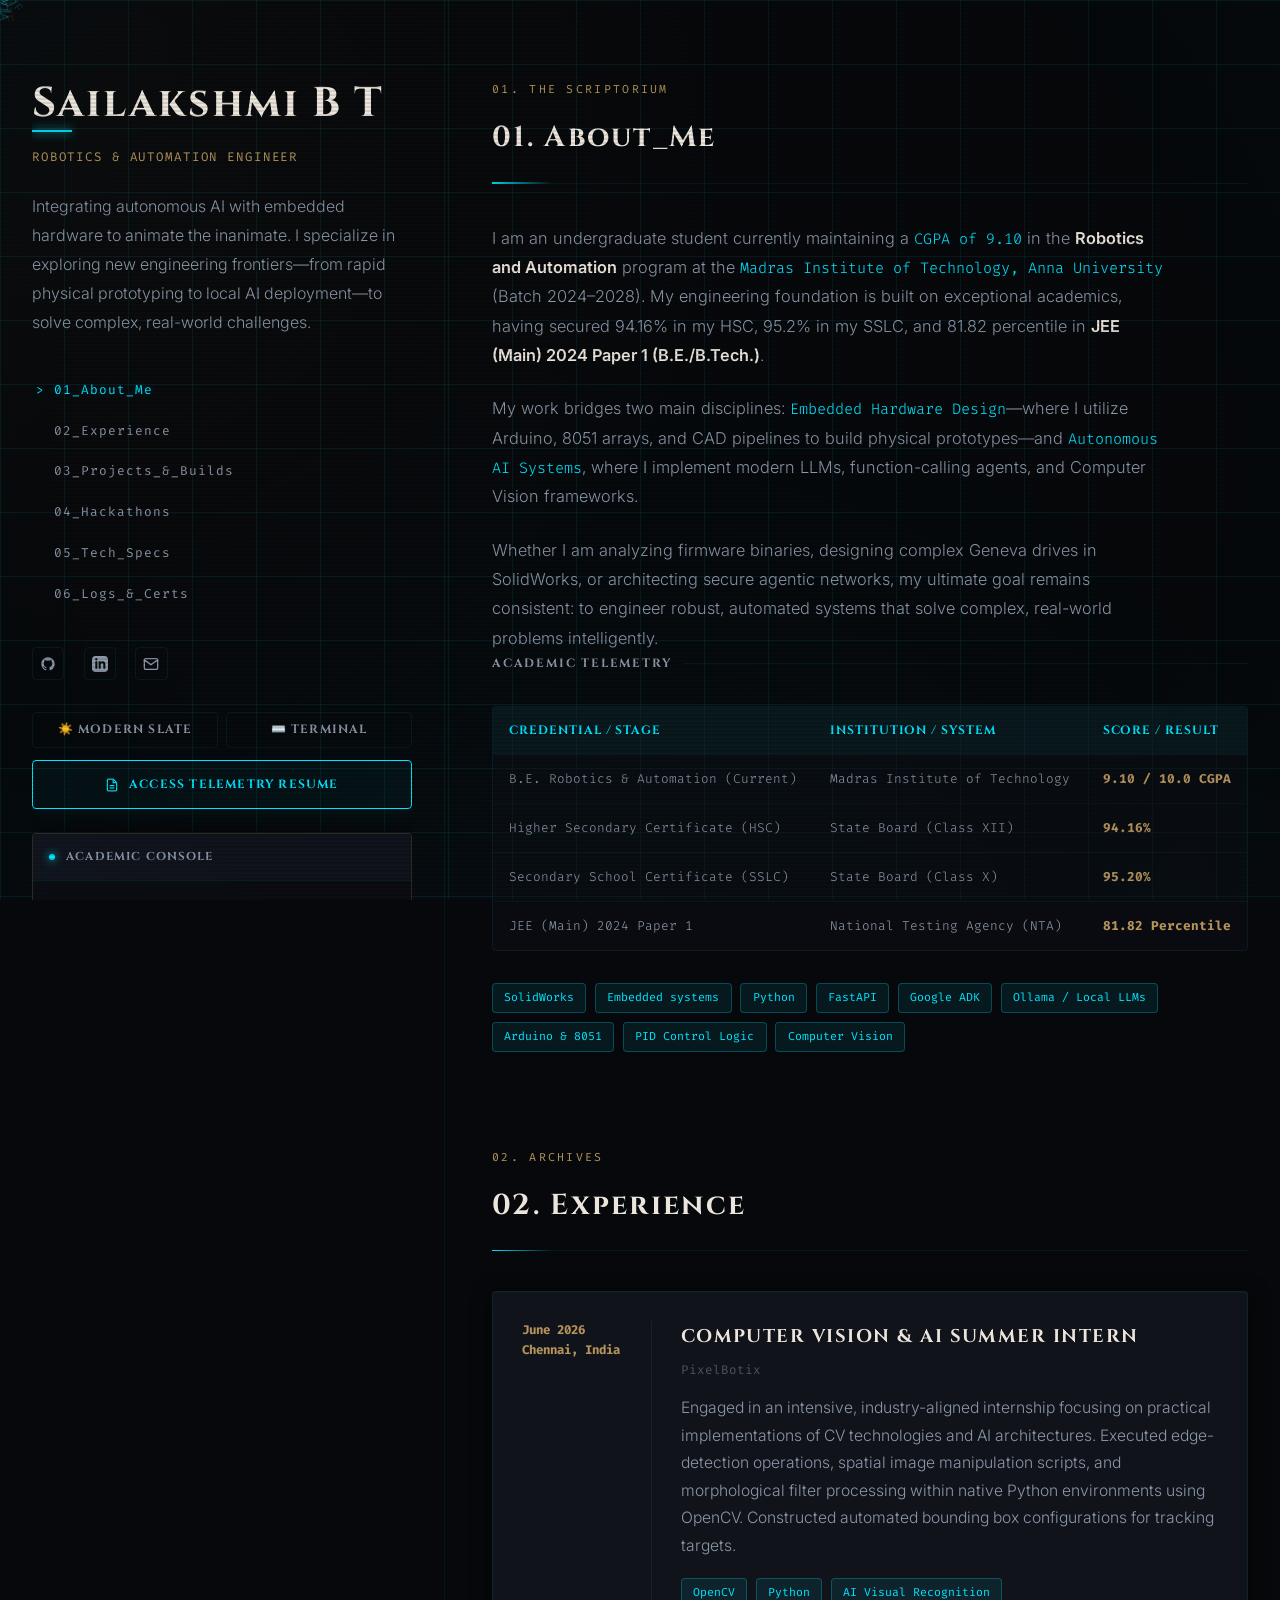
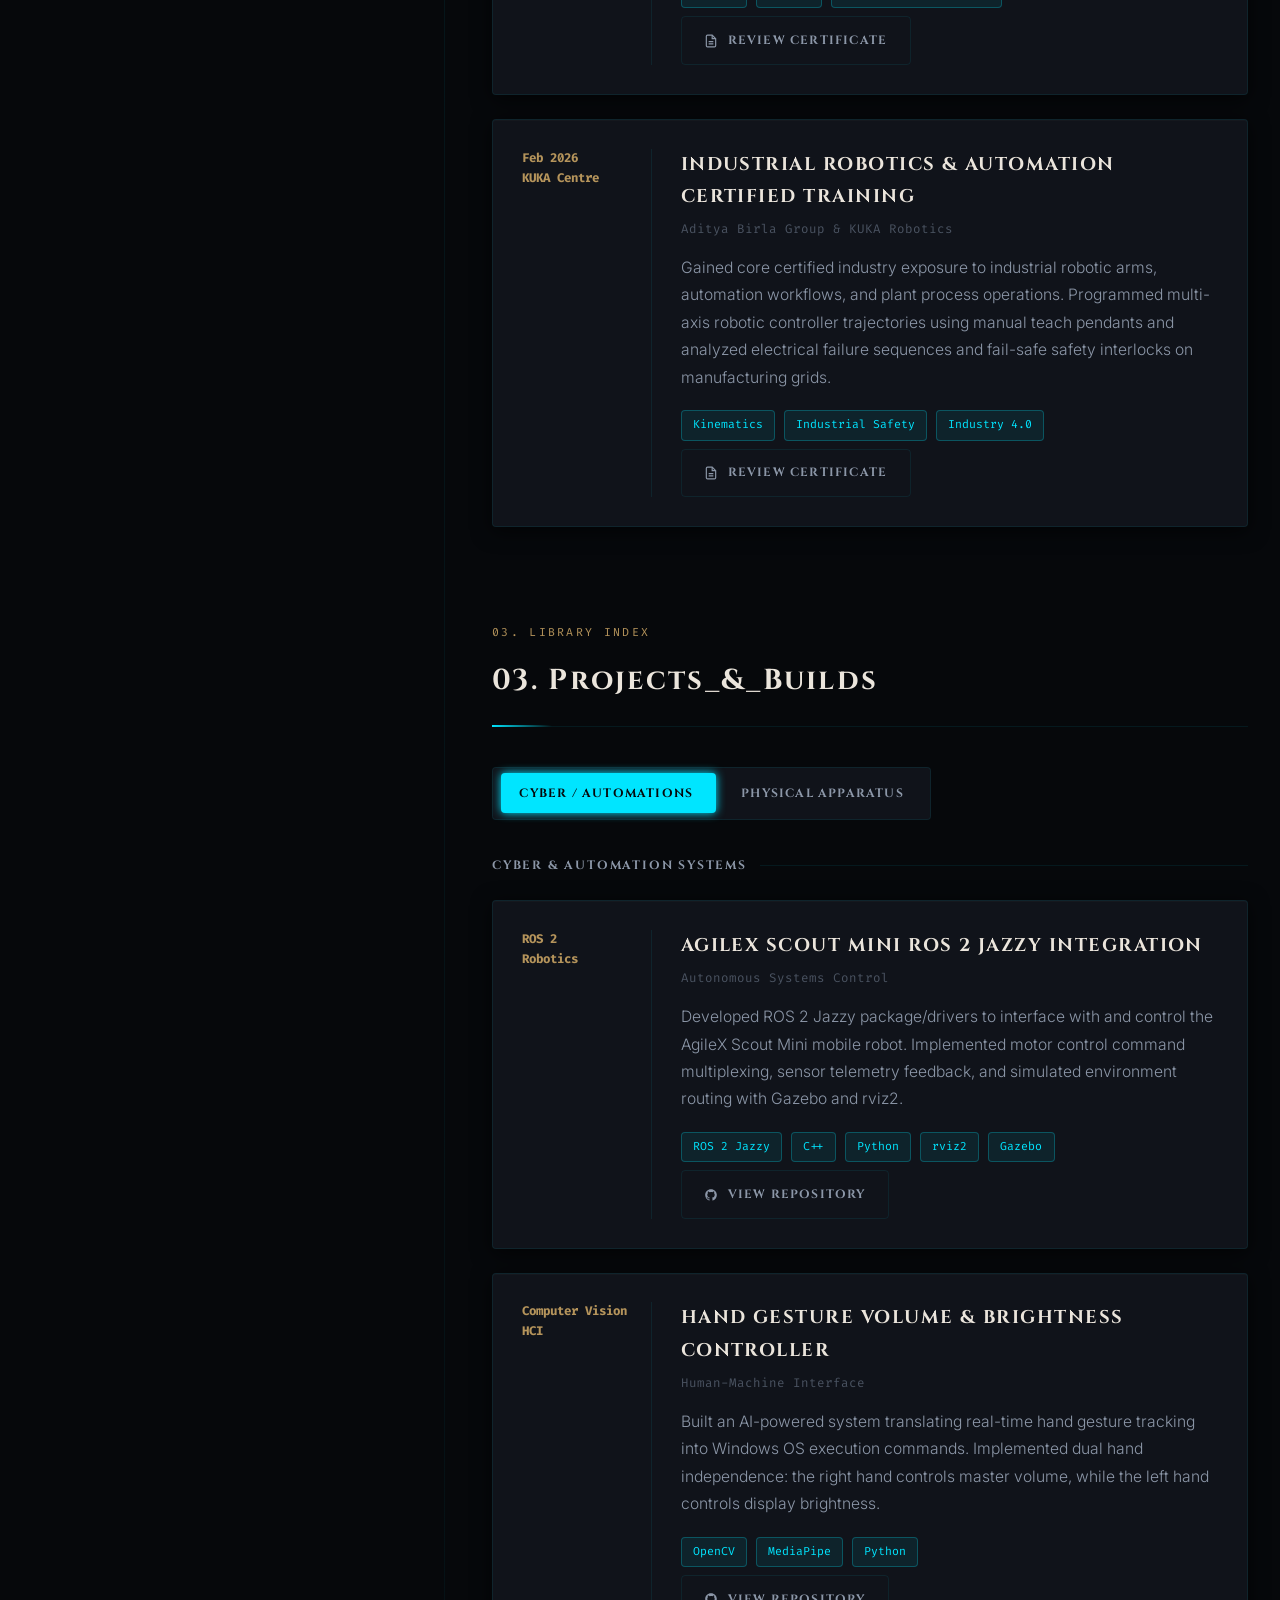
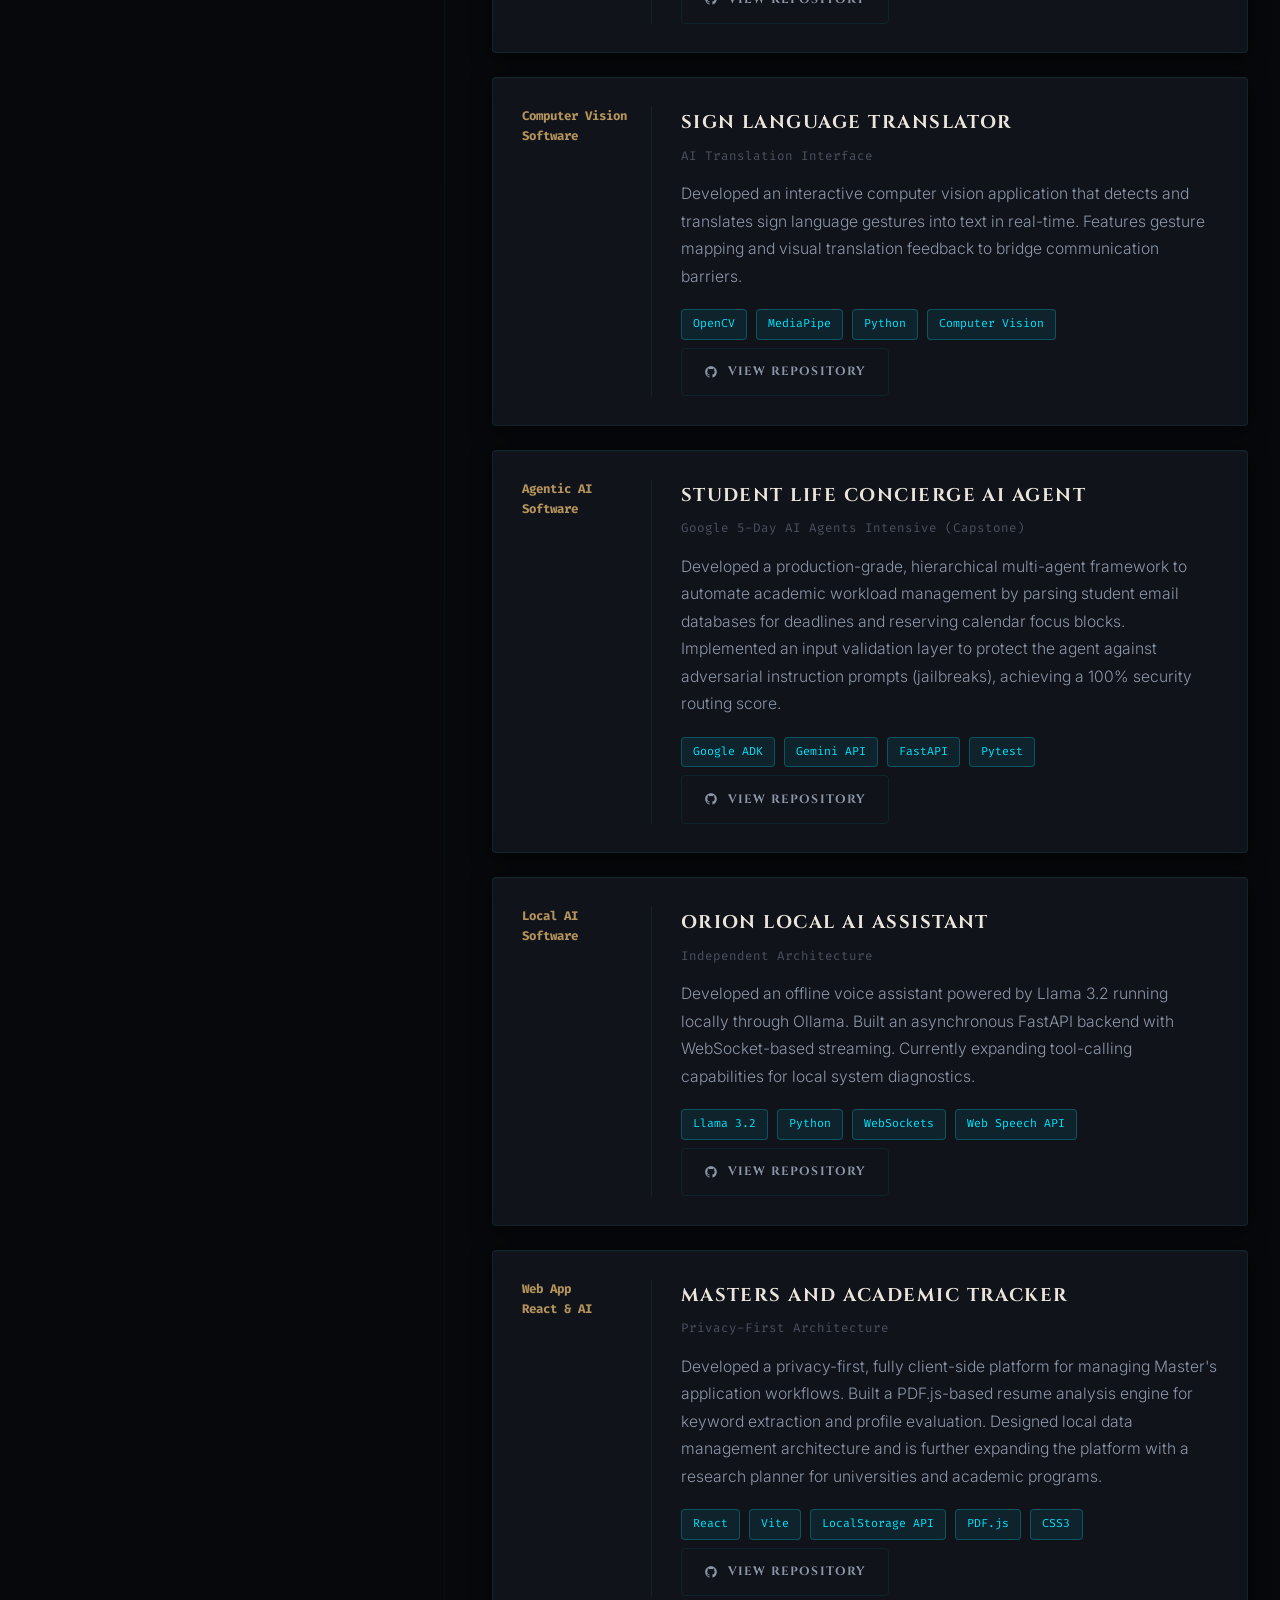
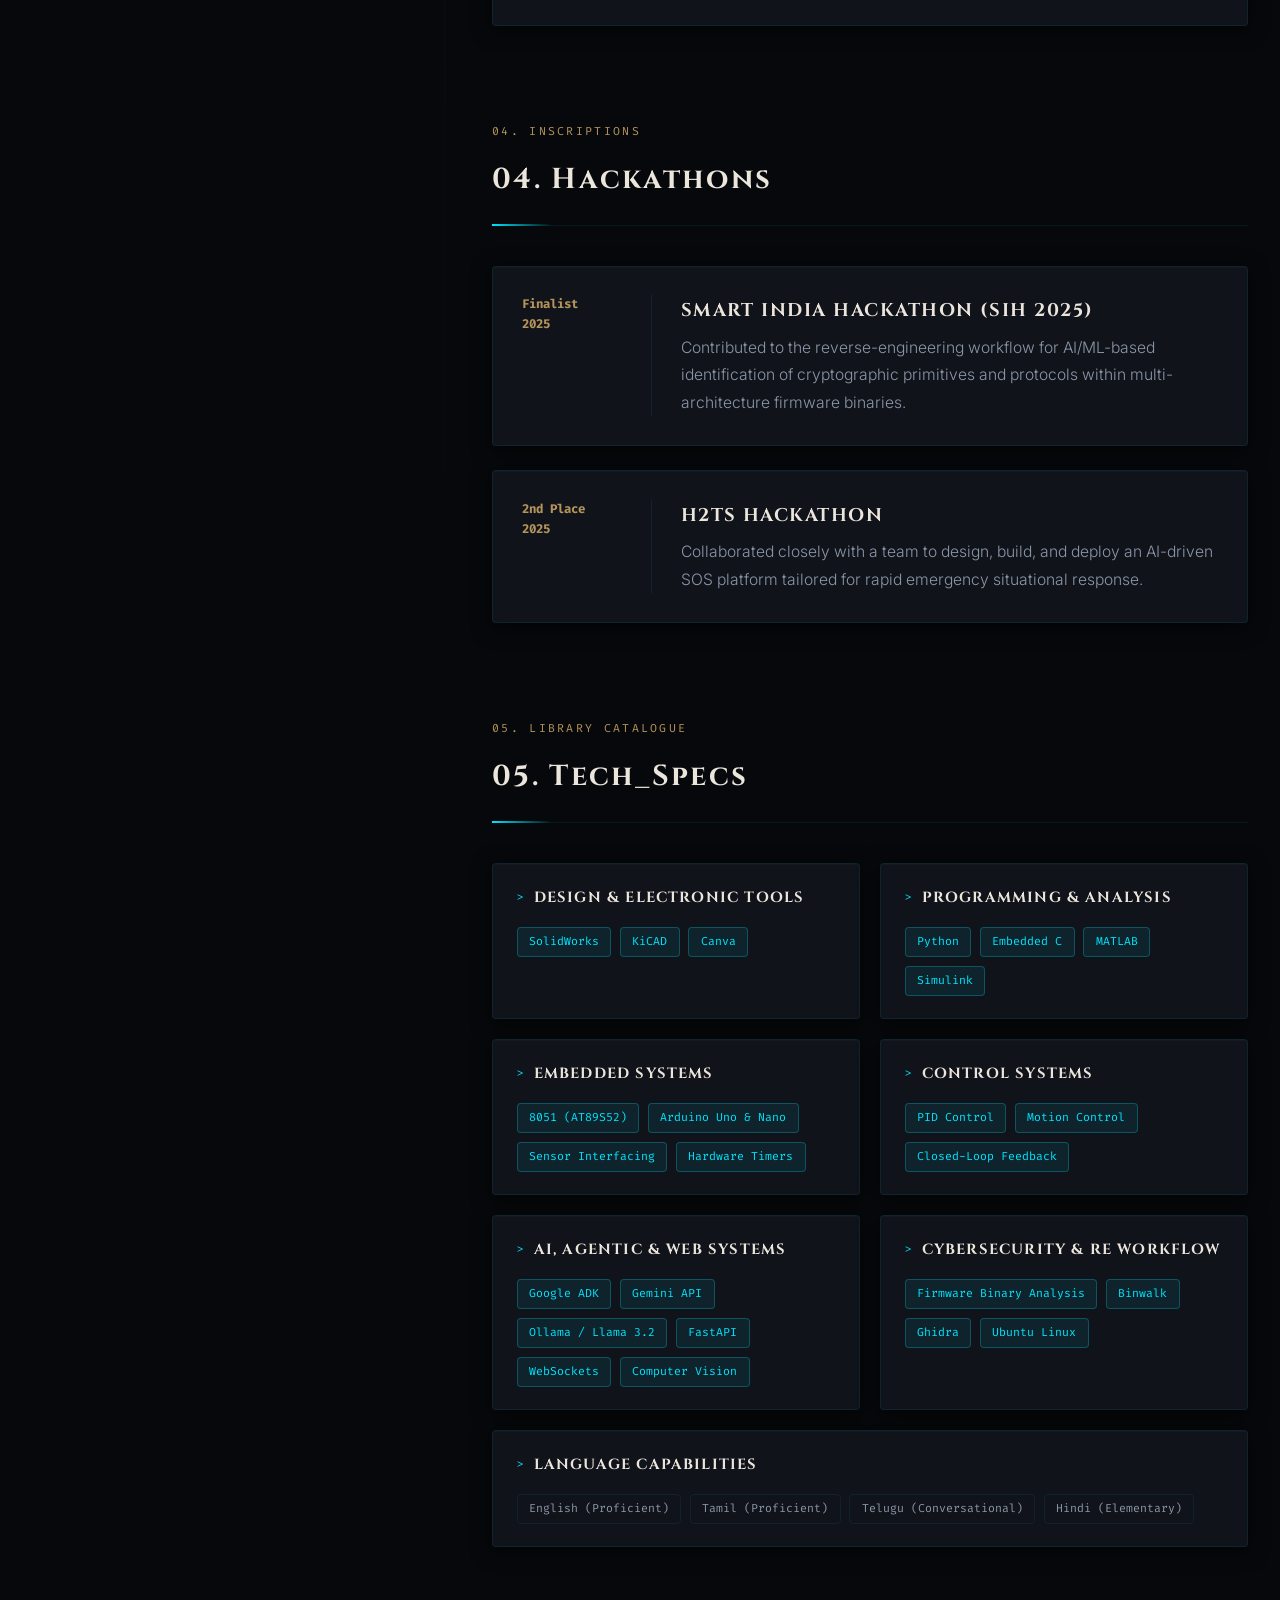
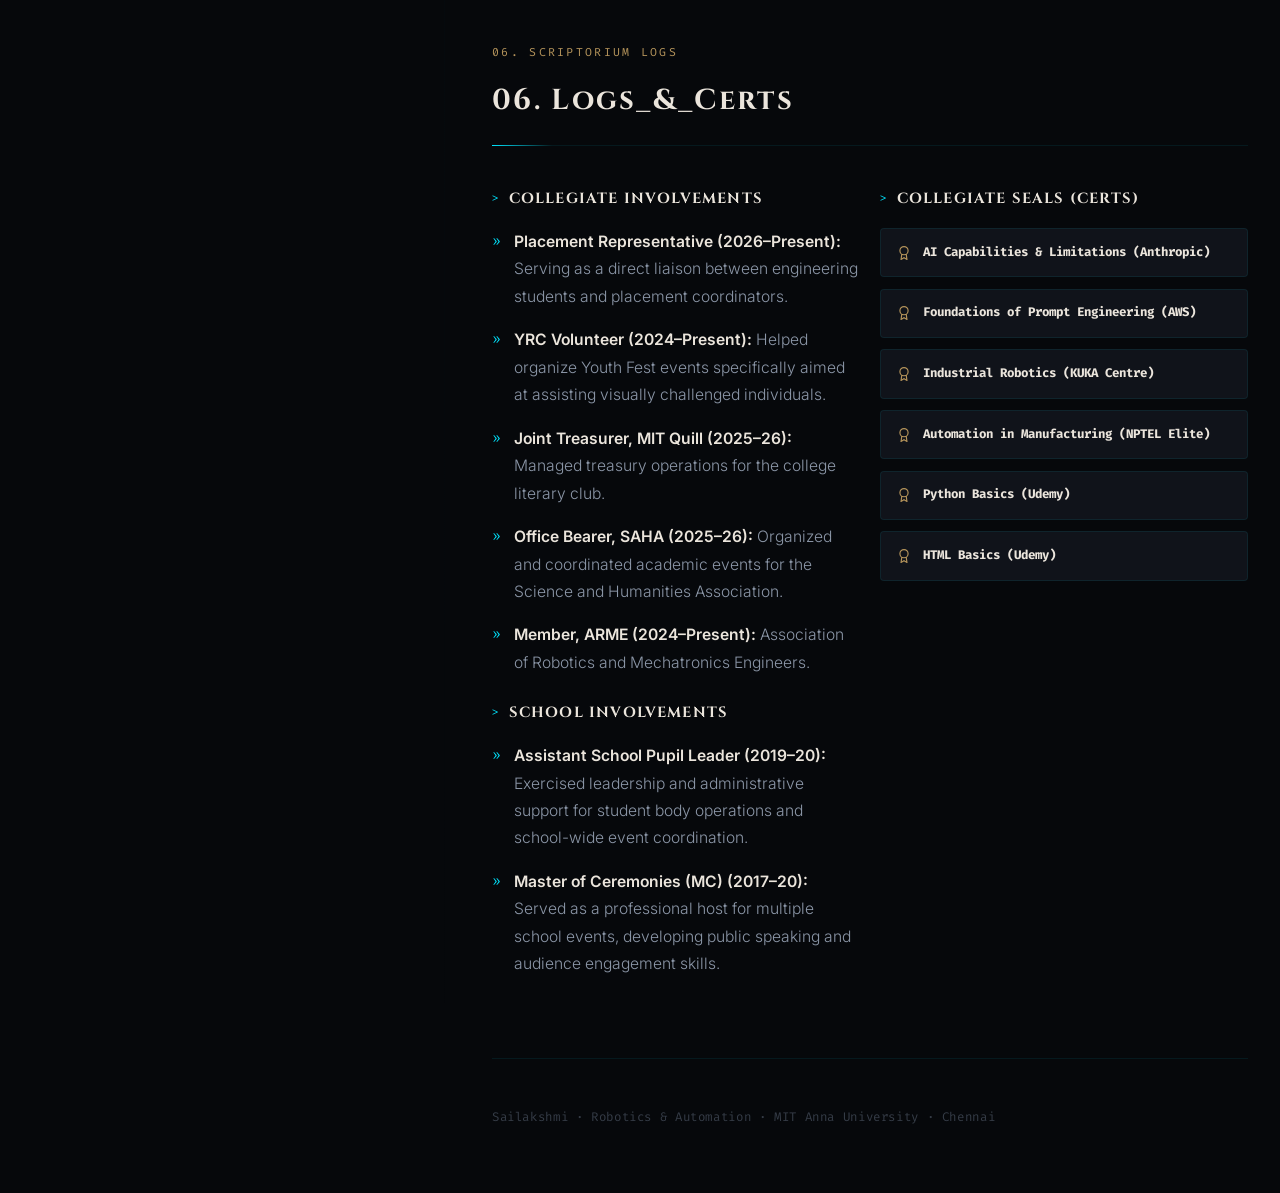
<file: enhanced_portfolio/index.html>
<!DOCTYPE html>
<html lang="en">
<head>
<meta charset="UTF-8" />
<meta name="viewport" content="width=device-width, initial-scale=1.0" />
<title>Sailakshmi's Portfolio</title>
<meta name="description" content="Sailakshmi B T — Robotics & Automation Engineer. Deep-sea electronics, cyber-physical feedback, and autonomous AI systems." />
<link rel="icon" type="image/jpg" href="favicon.jpg" />
<link rel="preconnect" href="https://fonts.googleapis.com" />
<link rel="preconnect" href="https://fonts.gstatic.com" crossorigin />
<link href="https://fonts.googleapis.com/css2?family=Cinzel:wght@500;700;900&family=Inter:wght@300;400;500;600;700&family=Fira+Code:wght@400;500&display=swap" rel="stylesheet">
<style>
/* ============================================================
   TOKENS — NEO-ACADEMIA (DARK ACADEMIA + FUTURISTIC)
   ============================================================ */
:root {
  --void:      #06080B; /* Deep crypt cyber black */
  --panel:     #10131A; /* Matte charcoal stone shelf */
  --panel-2:   #171B26; /* Dark leather workstation */
  --line:      rgba(0, 229, 255, 0.08); /* Glowing neon cyan circuits */
  --line-strong: rgba(181, 148, 91, 0.22); /* Warm matte gold */
  --paper:     #EBE5DC; /* Antique book paper white */
  --muted:     #8C97A8; /* Sleek steel slate */
  --muted-2:   #4A5361; /* Depth shadows */
  --signal:    #00E5FF; /* Luminescent cyan */
  --signal-dim: rgba(0, 229, 255, 0.08);
  --volt:      #B5945B; /* Antique brass gold */
  --volt-dim:  rgba(181, 148, 91, 0.08);
  --danger:    #FF5252;

  --font-display: 'Cinzel', serif;
  --font-body: 'Inter', sans-serif;
  --font-mono: 'Fira Code', monospace;

  --radius-sm: 4px;
  --radius-md: 8px;
  --radius-lg: 12px;

  --shadow-card: 0 4px 20px rgba(0,0,0,0.65), inset 0 1px 0 rgba(255,255,255,0.02);
  --shadow-lift: 0 12px 36px rgba(0,0,0,0.85), 0 0 18px rgba(0, 229, 255, 0.12);

  --ease: cubic-bezier(0.16, 1, 0.3, 1);
  --sidebar-w: 380px;
}

[data-theme="slate"] {
  --void:        #DCD7CD; /* Soft Warm Muted Sand Base (Zero Glare, Matte) */
  --panel:       #E8E3D9; /* Soft Warm Card Shelf */
  --panel-2:     #D5CFC4; /* Soft Warm Secondary Container */
  --line:        rgba(100, 85, 70, 0.18); /* Earthy Muted Line */
  --line-strong: rgba(163, 120, 53, 0.35); /* Warm Bronze Accent Line */
  --paper:       #1F1C19; /* Soft Deep Espresso Ink Typography */
  --muted:       #4E473F; /* Soft Charcoal Text */
  --muted-2:     #6E655B; /* Muted Secondary Labels */
  --signal:      #215947; /* Calm Deep Forest Green */
  --signal-dim:  rgba(33, 89, 71, 0.08);
  --volt:        #A37835; /* Warm Antique Bronze */
  --volt-dim:    rgba(163, 120, 53, 0.08);
  --shadow-card: 0 4px 18px rgba(45, 38, 30, 0.07);
  --shadow-lift: 0 12px 28px -6px rgba(45, 38, 30, 0.12), 0 0 0 1px rgba(163, 120, 53, 0.2);
}

[data-theme="slate"] body {
  background-color: var(--void);
  background-image:
    radial-gradient(circle at 50% 0%, rgba(163, 120, 53, 0.06), transparent 50%),
    radial-gradient(circle at 90% 80%, rgba(33, 89, 71, 0.05), transparent 45%),
    linear-gradient(rgba(100, 85, 70, 0.05) 1px, transparent 1px),
    linear-gradient(90deg, rgba(100, 85, 70, 0.05) 1px, transparent 1px);
  background-size: auto, auto, 48px 48px, 48px 48px;
}

[data-theme="slate"] .overlay-cyber { display: none !important; }
[data-theme="slate"] #canvas-neo-library { opacity: 0.12 !important; filter: sepia(0.5); }

/* TERMINAL SOFT WARM LIGHT MODE STYLING */
[data-theme="slate"] .terminal-card { 
  background: #E2DDD3 !important; 
  color: #1F1C19 !important; 
  border: 1px solid #C5BDAF !important;
  box-shadow: 0 4px 16px rgba(45, 38, 30, 0.06) !important;
}
[data-theme="slate"] .terminal-label { 
  background: #D5CFC4 !important; 
  color: #1F1C19 !important; 
  border-bottom: 1px solid #C5BDAF !important;
}
[data-theme="slate"] .terminal-output { 
  color: #2D2823 !important; 
}
[data-theme="slate"] .terminal-prompt {
  color: #215947 !important;
}
[data-theme="slate"] .terminal-input {
  color: #1F1C19 !important;
  caret-color: #215947 !important;
}
[data-theme="slate"] .terminal-line.system {
  color: #215947 !important;
}
[data-theme="slate"] .terminal-line.cmd {
  color: #1F1C19 !important;
}

/* CARDS & ELEMENTS */
[data-theme="slate"] .card, 
[data-theme="slate"] .skill-category, 
[data-theme="slate"] .academic-table-wrapper { 
  background: #E8E3D9 !important; 
  border: 1px solid rgba(195, 185, 170, 0.8) !important; 
  box-shadow: 0 4px 16px rgba(45, 38, 30, 0.05) !important; 
}
[data-theme="slate"] .card:hover {
  border-color: rgba(163, 120, 53, 0.5) !important;
  box-shadow: 0 10px 24px rgba(45, 38, 30, 0.1) !important;
}
[data-theme="slate"] .tag {
  background: #DCD6CC !important;
  border-color: #C8C0B2 !important;
  color: #38322B !important;
}
[data-theme="slate"] .btn-primary {
  background: #215947 !important;
  color: #FFFFFF !important;
  box-shadow: 0 4px 14px rgba(33, 89, 71, 0.25) !important;
}
[data-theme="slate"] .btn-primary:hover {
  background: #184436 !important;
}
[data-theme="slate"] .btn-ghost {
  border-color: #C8C0B2 !important;
  color: #4E473F !important;
}
[data-theme="slate"] .btn-ghost:hover {
  background: rgba(33, 89, 71, 0.1) !important;
  color: #215947 !important;
  border-color: #215947 !important;
}
[data-theme="slate"] .academic-table th {
  background: #D8D2C7 !important;
  color: #1F1C19 !important;
}
[data-theme="slate"] .academic-table tr:hover td {
  background: #DCD7CD !important;
}
[data-theme="slate"] .resume-fullscreen {
  background: #DCD7CD !important;
}
[data-theme="slate"] .resume-toolbar {
  background: #E8E3D9 !important;
  border-bottom-color: #C8C0B2 !important;
}

@media (prefers-reduced-motion: reduce) {
  *, *::before, *::after {
    animation-duration: 0.001ms !important;
    animation-iteration-count: 1 !important;
    transition-duration: 0.001ms !important;
    scroll-behavior: auto !important;
  }
  #canvas-neo-library { display: none !important; }
}

/* ============================================================
   RESET & SYSTEM
   ============================================================ */
*, *::before, *::after { box-sizing: border-box; margin: 0; padding: 0; }
html { scroll-behavior: smooth; }
html, body { height: 100%; }

body {
  background: var(--void);
  color: var(--paper);
  font-family: var(--font-body);
  font-size: 16px;
  line-height: 1.75;
  -webkit-font-smoothing: antialiased;
  overflow-x: hidden;
  background-image:
    radial-gradient(circle at 50% 120%, rgba(0, 229, 255, 0.03), transparent 60%),
    radial-gradient(circle at 10% 20%, rgba(181, 148, 91, 0.03), transparent 45%),
    linear-gradient(var(--line) 1px, transparent 1px),
    linear-gradient(90deg, var(--line) 1px, transparent 1px);
  background-size: auto, auto, 64px 64px, 64px 64px;
  background-attachment: fixed;
}
body.no-scroll { overflow: hidden; }

/* Interactive background canvas */
#canvas-neo-library {
  position: fixed; inset: 0;
  pointer-events: none;
  z-index: 0;
}

/* Subtle CRT scanline overlay */
.overlay-cyber {
  position: fixed; inset: 0;
  pointer-events: none;
  z-index: 9999;
  background: 
    linear-gradient(rgba(10, 13, 20, 0) 50%, rgba(0, 0, 0, 0.12) 50%),
    radial-gradient(circle at 50% 50%, transparent 60%, rgba(0, 229, 255, 0.015) 100%);
  background-size: 100% 4px, auto;
  opacity: 0.85;
}

img { max-width: 100%; display: block; filter: saturate(0.85) contrast(1.05) brightness(0.95); }
a { color: inherit; text-decoration-color: var(--line); transition: color 0.25s var(--ease), text-decoration-color 0.25s var(--ease); }
a:hover { color: var(--signal); }
button { font: inherit; color: inherit; }
ul { list-style: none; }

/* Focus states */
a:focus-visible,
button:focus-visible,
input:focus-visible,
summary:focus-visible {
  outline: 2px solid var(--signal);
  outline-offset: 3px;
  border-radius: 4px;
}

.skip-link {
  position: fixed;
  top: -60px;
  left: 1rem;
  z-index: 20000;
  background: var(--signal);
  color: var(--void);
  font-family: var(--font-mono);
  font-size: 0.85rem;
  padding: 0.65rem 1.1rem;
  border-radius: var(--radius-sm);
  transition: top 0.25s var(--ease);
}
.skip-link:focus { top: 1rem; }

/* ============================================================
   PAGE LOADER & PROGRESS BAR
   ============================================================ */
.loader {
  position: fixed; inset: 0; z-index: 30000;
  display: flex; flex-direction: column; align-items: center; justify-content: center;
  gap: 1.5rem;
  background: var(--void);
  transition: opacity 0.6s var(--ease), visibility 0.6s var(--ease);
}
.loader.hidden { opacity: 0; visibility: hidden; pointer-events: none; }
.loader-mark { 
  font-family: var(--font-display); font-size: 2.2rem; font-weight: 700; color: var(--signal); 
  text-shadow: 0 0 12px var(--signal);
  animation: loaderGlow 2.5s ease-in-out infinite; 
}
.loader-bar { width: 140px; height: 1px; background: rgba(0, 229, 255, 0.15); overflow: hidden; position: relative; }
.loader-bar span {
  display: block; height: 100%; width: 40%;
  background: linear-gradient(90deg, transparent, var(--signal), var(--volt), transparent);
  animation: loaderSlide 1.5s ease-in-out infinite;
}
@keyframes loaderSlide { 0% { transform: translateX(-120%); } 100% { transform: translateX(300%); } }
@keyframes loaderGlow {
  0%, 100% { opacity: 0.4; filter: blur(1px); }
  50% { opacity: 1; filter: blur(0); }
}

.progress-rail { position: fixed; top: 0; left: 0; right: 0; height: 2px; z-index: 12000; background: transparent; }
.progress-bar { height: 100%; width: 0%; background: linear-gradient(90deg, var(--signal), var(--volt)); box-shadow: 0 0 8px var(--signal); transition: width 0.1s linear; }

/* ============================================================
   LAYOUT SHELL
   ============================================================ */
.shell { position: relative; max-width: 1360px; margin: 0 auto; padding: 0 2rem; z-index: 1; }

@media (min-width: 1024px) {
  .shell { display: flex; align-items: flex-start; gap: 5rem; }
  .sidebar {
    width: var(--sidebar-w); flex-shrink: 0;
    position: sticky; top: 0; height: 100vh;
    padding: 5rem 0 3rem;
    display: flex; flex-direction: column; justify-content: space-between;
    overflow-y: auto; scrollbar-width: none;
  }
  .sidebar::-webkit-scrollbar { display: none; }
  .content { flex: 1; min-width: 0; padding: 5rem 0 4rem; position: relative; }
}

@media (max-width: 1023px) {
  .shell { padding: 0 1.25rem; }
  .sidebar { padding: 4rem 0 2rem; }
  .content { padding: 1rem 0 3rem; }
  .nav-links { display: flex; flex-wrap: wrap; gap: 0.8rem 1.2rem; margin-top: 1.8rem; }
}

/* ============================================================
   SIDEBAR & NAME
   ============================================================ */
.hero-name {
  font-family: var(--font-display);
  font-size: clamp(2rem, 4vw, 2.6rem);
  font-weight: 700;
  line-height: 1.15;
  color: var(--paper);
  margin-bottom: 0.8rem;
  position: relative;
  display: inline-block;
  letter-spacing: 0.05em;
}

/* Glowing cyan cyber horizontal beam crossing name slowly */
.hero-name::after {
  content: '';
  position: absolute;
  left: 0; bottom: -4px; width: 40px; height: 2px;
  background: var(--signal);
  box-shadow: 0 0 10px var(--signal);
  animation: cyberBeam 4s ease-in-out infinite;
}

@keyframes cyberBeam {
  0%, 100% { left: 0; width: 40px; }
  50% { left: calc(100% - 40px); width: 60px; }
}

.hero-role {
  font-family: var(--font-mono);
  font-size: 0.78rem;
  color: var(--volt);
  text-transform: uppercase;
  letter-spacing: 0.15em;
  margin-bottom: 1.5rem;
  display: inline-block;
}
.hero-desc { color: var(--muted); font-size: 1rem; line-height: 1.8; max-width: 380px; font-weight: 300; }

.nav-links { display: flex; flex-direction: column; gap: 0.25rem; margin-top: 2.2rem; }
.nav-item {
  position: relative;
  display: inline-flex;
  align-items: center;
  width: fit-content;
  padding: 0.45rem 0.25rem;
  color: var(--muted);
  font-family: var(--font-mono);
  font-size: 0.8rem;
  letter-spacing: 0.08em;
  text-decoration: none;
  transition: color 0.25s var(--ease), transform 0.25s var(--ease);
}
.nav-item::before {
  content: '>';
  font-size: 0.75rem;
  color: var(--signal);
  margin-right: 0.6rem;
  opacity: 0;
  transform: translateX(-5px);
  transition: all 0.25s var(--ease);
}
.nav-item:hover, .nav-item:focus-visible { color: var(--paper); transform: translateX(5px); }
.nav-item.active { color: var(--signal); text-shadow: 0 0 8px rgba(0, 229, 255, 0.25); }
.nav-item.active::before { opacity: 1; transform: translateX(0); }

.sidebar-bottom { margin-top: 2.2rem; }

.social-links { display: flex; align-items: center; gap: 1.2rem; margin-bottom: 1.5rem; }
.social-icon {
  color: var(--muted); display: inline-flex; padding: 0.45rem;
  border: 1px solid var(--line);
  border-radius: var(--radius-sm);
  transition: all 0.25s var(--ease);
}
.social-icon:hover, .social-icon:focus-visible {
  color: var(--signal);
  background: var(--signal-dim);
  border-color: var(--signal);
  box-shadow: 0 0 10px rgba(0, 229, 255, 0.2);
  transform: scale(1.05);
}
.social-icon svg { width: 16px; height: 16px; }

/* Neo Buttons */
.btn {
  display: inline-flex; align-items: center; justify-content: center; gap: 0.6rem;
  font-family: var(--font-display); font-size: 0.75rem; font-weight: 700;
  letter-spacing: 0.1em; text-decoration: none; text-transform: uppercase;
  padding: 0.8rem 1.4rem; border-radius: var(--radius-sm);
  border: 1px solid var(--line); cursor: pointer;
  transition: all 0.25s var(--ease);
}
.btn svg { width: 14px; height: 14px; flex-shrink: 0; }
.btn-block { width: 100%; margin-bottom: 1.5rem; }
.btn-primary {
  background: rgba(0, 229, 255, 0.04);
  color: var(--signal);
  border-color: var(--signal);
  box-shadow: 0 4px 15px rgba(0, 229, 255, 0.05);
}
.btn-primary:hover, .btn-primary:focus-visible {
  background: var(--signal);
  color: var(--void);
  transform: translateY(-2px);
  box-shadow: 0 8px 25px rgba(0, 229, 255, 0.35);
}
.btn-primary:active { transform: translateY(0); }

.btn-ghost {
  background: transparent;
  border-color: var(--line);
  color: var(--muted);
  margin-top: 0.5rem;
}
.btn-ghost:hover, .btn-ghost:focus-visible {
  border-color: var(--volt);
  color: var(--volt);
  background: var(--volt-dim);
  transform: translateY(-2px);
  box-shadow: 0 5px 15px rgba(181, 148, 91, 0.2);
}

/* Cyber Console Details */
.terminal-card {
  background: #0b0d13;
  border: 1px solid var(--line-strong);
  border-radius: var(--radius-sm);
  overflow: hidden;
  box-shadow: var(--shadow-card);
}
.terminal-label {
  display: flex; align-items: center; gap: 0.7rem;
  font-family: var(--font-display); font-size: 0.72rem; font-weight: 700;
  letter-spacing: 0.1em; text-transform: uppercase; color: var(--muted);
  padding: 0.8rem 1rem; cursor: pointer; user-select: none;
  list-style: none;
  background: #11141d;
}
.terminal-label::-webkit-details-marker { display: none; }
.terminal-dot {
  width: 6px; height: 6px; border-radius: 50%;
  background: var(--signal);
  box-shadow: 0 0 8px var(--signal);
  flex-shrink: 0;
  animation: pulseBeacon 2s ease-in-out infinite;
}
.terminal-body { border-top: 1px solid var(--line); padding: 1rem; }

.terminal-output { height: 160px; overflow-y: auto; margin-bottom: 0.8rem; padding-right: 6px; font-family: var(--font-mono); font-size: 0.78rem; }
.terminal-output::-webkit-scrollbar { width: 3px; }
.terminal-output::-webkit-scrollbar-thumb { background: var(--line-strong); border-radius: 2px; }

.terminal-line { margin-bottom: 0.5rem; white-space: pre-wrap; color: var(--muted); line-height: 1.6; }
.terminal-line.cmd { color: var(--paper); font-weight: 700; }
.terminal-line.system { color: var(--signal); }
.terminal-line.error { color: var(--danger); }
.terminal-line.success { color: var(--volt); }
.terminal-line a { color: var(--signal); text-decoration: underline; }

.terminal-input-row { display: flex; gap: 0.5rem; align-items: center; border-top: 1px dashed var(--line); padding-top: 0.8rem; }
.terminal-prompt { color: var(--signal); font-family: var(--font-mono); font-size: 0.75rem; font-weight: 700; white-space: nowrap; }
.terminal-input {
  background: transparent; border: none; outline: none;
  color: var(--paper); font-family: var(--font-mono); font-size: 0.78rem;
  flex: 1; caret-color: var(--signal); min-width: 0;
}
@keyframes pulseBeacon {
  0%, 100% { transform: scale(0.9); opacity: 0.5; }
  50% { transform: scale(1.1); opacity: 1; }
}

/* ============================================================
   MAIN CONTENT
   ============================================================ */
section { position: relative; margin-bottom: 6rem; scroll-margin-top: 2rem; }
section:last-of-type { margin-bottom: 4rem; }

.eyebrow {
  font-family: var(--font-mono); font-size: 0.72rem; color: var(--volt);
  text-transform: uppercase; letter-spacing: 0.2em; margin-bottom: 0.8rem;
}
.section-title {
  font-family: var(--font-display); font-size: clamp(1.4rem, 3vw, 1.8rem);
  font-weight: 700; color: var(--paper);
  margin-bottom: 2.5rem; padding-bottom: 1.2rem;
  border-bottom: 1px solid var(--line);
  position: relative;
  letter-spacing: 0.08em;
}
.section-title::after {
  content: ''; position: absolute; bottom: -1px; left: 0; width: 60px; height: 1.5px;
  background: linear-gradient(90deg, var(--signal), transparent);
}

.subsection-title {
  font-family: var(--font-display); font-size: 0.75rem; color: var(--muted);
  font-weight: 700; letter-spacing: 0.15em; text-transform: uppercase; margin: 0 0 1.5rem;
  display: flex; align-items: center; gap: 0.8rem;
}
.subsection-title::after { content: ''; flex: 1; height: 1px; background: var(--line); }

.prose p { color: var(--muted); font-size: 1.02rem; line-height: 1.8; margin-bottom: 1.5rem; max-width: 68ch; font-weight: 300; }
.prose p:last-child { margin-bottom: 0; }
.highlight { color: var(--signal); font-family: var(--font-mono); font-size: 0.95rem; }
strong { font-weight: 600; color: var(--paper); }

/* Left signature trace rail next to content */
.trace-rail {
  display: none;
}
@media (min-width: 1024px) {
  .trace-rail {
    display: block; position: absolute; left: -3rem; top: 0; bottom: 0; width: 1px;
    background: linear-gradient(180deg, var(--line), transparent);
  }
  .trace-fill {
    position: absolute; left: 0; top: 0; width: 100%; height: 0%;
    background: linear-gradient(180deg, var(--signal), transparent);
    box-shadow: 0 0 8px var(--signal);
    transition: height 0.15s linear;
  }
}

/* Reveal Scroll Animations */
.reveal { opacity: 0; transform: translateY(20px); transition: opacity 0.8s var(--ease), transform 0.8s var(--ease); }
.reveal.in-view { opacity: 1; transform: translateY(0); }

/* ============================================================
   TELEMETRY SHELVES (CARDS)
   ============================================================ */
.card {
  display: grid; grid-template-columns: 1fr; gap: 1.2rem;
  padding: 1.8rem; margin-bottom: 1.5rem;
  background: var(--panel);
  border: 1px solid var(--line);
  border-radius: var(--radius-sm);
  box-shadow: var(--shadow-card);
  transition: all 0.4s var(--ease);
  position: relative;
  overflow: hidden;
}
@media (min-width: 640px) { .card { grid-template-columns: 130px 1fr; gap: 1.8rem; } }

/* Glowing geometric corner outlines on hover */
.card::before {
  content: '';
  position: absolute; inset: 0;
  border: 1.5px solid var(--signal);
  opacity: 0;
  pointer-events: none;
  transition: opacity 0.4s var(--ease);
  z-index: 2;
  border-radius: var(--radius-sm);
  clip-path: polygon(0 0, 15px 0, 15px 1.5px, 1.5px 1.5px, 1.5px 15px, 0 15px,
                     0 100%, 15px 100%, 15px calc(100% - 1.5px), 1.5px calc(100% - 1.5px), 1.5px calc(100% - 15px), 0 calc(100% - 15px),
                     100% 100%, 100% calc(100% - 15px), calc(100% - 1.5px) calc(100% - 15px), calc(100% - 1.5px) calc(100% - 1.5px), calc(100% - 15px) calc(100% - 1.5px), calc(100% - 15px) 100%,
                     100% 0, 100% 15px, calc(100% - 1.5px) 15px, calc(100% - 1.5px) 1.5px, calc(100% - 15px) 1.5px, calc(100% - 15px) 0);
}

.card:hover {
  border-color: rgba(0, 229, 255, 0.35);
  box-shadow: var(--shadow-lift);
  transform: translateY(-3px);
  background: var(--panel-2);
}
.card:hover::before { opacity: 1; }

.card-meta {
  font-family: var(--font-mono); font-size: 0.78rem; color: var(--volt);
  line-height: 1.6; font-weight: 700;
  border-right: none;
  padding-right: 0;
}
@media (min-width: 640px) {
  .card-meta {
    border-right: 1px solid var(--line);
    padding-right: 0.5rem;
  }
}

.card-body h3 {
  font-family: var(--font-display); font-size: 1.15rem; font-weight: 700;
  color: var(--paper); margin-bottom: 0.4rem; letter-spacing: 0.08em;
  transition: color 0.25s var(--ease);
  text-transform: uppercase;
}
.card:hover .card-body h3 { color: var(--signal); }
.card-body .org {
  font-family: var(--font-mono); color: var(--muted-2);
  margin-bottom: 0.8rem; display: block; font-size: 0.78rem;
  letter-spacing: 0.08em;
}
.card-body p { font-size: 0.98rem; color: var(--muted); line-height: 1.75; margin-bottom: 1.2rem; font-weight: 300; }
.card-body p:last-child { margin-bottom: 0; }

/* Cyber tags */
.tags-wrapper { display: flex; flex-wrap: wrap; gap: 0.55rem; }
.tag {
  font-family: var(--font-mono); font-size: 0.72rem; color: var(--signal);
  background: var(--signal-dim); padding: 0.25rem 0.7rem; border-radius: var(--radius-sm);
  border: 1px solid rgba(0, 229, 255, 0.25); white-space: nowrap;
}
.tag-neutral { color: var(--muted); border-color: var(--line); background: transparent; }
.tag-live { color: var(--volt); border-color: rgba(181, 148, 91, 0.35); background: rgba(181, 148, 91, 0.08); }

/* Switcher button design */
.filter-switcher {
  position: relative; display: inline-flex; gap: 0.4rem;
  padding: 0.35rem; margin-bottom: 2.2rem;
  background: var(--panel); border: 1px solid var(--line);
  border-radius: var(--radius-sm);
}
.filter-btn {
  position: relative; z-index: 1;
  font-family: var(--font-display); font-size: 0.75rem; font-weight: 700;
  color: var(--muted); background: transparent; border: none;
  padding: 0.6rem 1.3rem; border-radius: var(--radius-sm); cursor: pointer;
  transition: color 0.3s var(--ease);
  text-transform: uppercase;
  letter-spacing: 0.1em;
}
.filter-btn.active { color: var(--void); }
.filter-indicator {
  position: absolute; top: 0.35rem; left: 0.35rem; height: calc(100% - 0.7rem);
  width: 0; border-radius: var(--radius-sm);
  background: var(--signal);
  box-shadow: 0 0 10px var(--signal);
  transition: transform 0.35s var(--ease), width 0.35s var(--ease);
}

.branch-group { display: none; }
.branch-group.active { display: block; animation: cyberFadeIn 0.5s var(--ease); }
@keyframes cyberFadeIn {
  from { opacity: 0; transform: scale(0.99); }
  to { opacity: 1; transform: scale(1); }
}

/* ============================================================
   TELEMETRY SPECS (SKILLS GRID ALIGNMENT FIX)
   ============================================================ */
.skill-grid { 
  display: grid; 
  grid-template-columns: 1fr; 
  gap: 1.25rem; 
  align-items: stretch;
}
@media (min-width: 640px) { 
  .skill-grid { grid-template-columns: repeat(2, 1fr); } 
}

.skill-category {
  background: var(--panel);
  border: 1px solid var(--line);
  border-radius: var(--radius-sm);
  padding: 1.35rem 1.5rem;
  display: flex;
  flex-direction: column;
  justify-content: flex-start;
  height: 100%;
  box-shadow: var(--shadow-card);
  transition: all 0.3s var(--ease);
}

.skill-category:hover {
  border-color: var(--line-strong);
  box-shadow: var(--shadow-lift);
  transform: translateY(-2px);
  background: var(--panel-2);
}

.skill-category-wide { grid-column: 1 / -1; }

.skill-category h4, .list-heading {
  font-family: var(--font-display); font-size: 0.92rem; font-weight: 700;
  color: var(--paper); margin-bottom: 1rem; letter-spacing: 0.08em;
  display: flex; align-items: center; gap: 0.6rem;
  text-transform: uppercase;
}
.skill-category h4::before, .list-heading::before {
  content: '>'; color: var(--signal); font-size: 0.8rem; flex-shrink: 0;
}

.simple-list li {
  font-size: 0.98rem; color: var(--muted); margin-bottom: 1rem;
  padding-left: 1.4rem; position: relative; line-height: 1.75; font-weight: 300;
}
.simple-list li::before {
  content: "»"; font-family: var(--font-mono); position: absolute; left: 0; top: 0px;
  color: var(--signal); font-size: 0.95rem;
}

.cert-list { display: flex; flex-direction: column; gap: 0.7rem; margin-top: 1rem; }
.cert-link {
  display: inline-flex; align-items: center; gap: 0.75rem;
  font-family: var(--font-mono); font-size: 0.78rem; font-weight: 700;
  color: var(--paper); background: var(--panel);
  border: 1px solid var(--line); padding: 0.8rem 1rem; border-radius: var(--radius-sm);
  text-decoration: none; transition: all 0.25s var(--ease);
}
.cert-link svg { width: 14px; height: 14px; color: var(--volt); flex-shrink: 0; }
.cert-link:hover, .cert-link:focus-visible {
  border-color: var(--signal);
  background: var(--signal-dim);
  box-shadow: 0 0 10px rgba(0, 229, 255, 0.2);
  transform: translateX(4px);
}

/* Academic telemetry table */
.academic-table-wrapper {
  margin: 2rem 0;
  overflow-x: auto;
  border: 1px solid var(--line);
  border-radius: var(--radius-sm);
  background: rgba(16, 19, 26, 0.4);
}
.academic-table {
  width: 100%;
  border-collapse: collapse;
  font-family: var(--font-mono);
  font-size: 0.8rem;
  text-align: left;
}
.academic-table th {
  background: rgba(0, 229, 255, 0.05);
  color: var(--signal);
  font-family: var(--font-display);
  font-size: 0.75rem;
  font-weight: 700;
  text-transform: uppercase;
  letter-spacing: 0.08em;
  padding: 0.8rem 1rem;
  border-bottom: 1px solid var(--line);
}
.academic-table td {
  padding: 0.8rem 1rem;
  color: var(--muted);
  border-bottom: 1px solid rgba(0, 229, 255, 0.05);
  font-weight: 300;
}
.academic-table tr:last-child td {
  border-bottom: none;
}
.academic-table tr:hover td {
  color: var(--paper);
  background: rgba(0, 229, 255, 0.02);
}
.academic-table .score-highlight {
  color: var(--volt);
  font-weight: 700;
}

/* ============================================================
   FOOTER
   ============================================================ */
.site-footer {
  border-top: 1px solid var(--line); padding-top: 2.5rem; margin-top: 3rem;
  font-family: var(--font-mono); font-size: 0.78rem; color: var(--muted-2); text-align: left;
  letter-spacing: 0.05em;
}
.site-footer span { color: var(--signal); font-weight: 700; }
.footer-sub { margin-top: 0.5rem; color: var(--muted-2); opacity: 0.7; }

/* ============================================================
   BACK TO TOP
   ============================================================ */
.back-to-top {
  position: fixed; right: 2rem; bottom: 2rem; z-index: 9000;
  width: 44px; height: 44px; border-radius: var(--radius-sm);
  background: var(--panel); border: 1px solid var(--line-strong);
  color: var(--signal); display: flex; align-items: center; justify-content: center;
  cursor: pointer; opacity: 0; visibility: hidden; transform: translateY(10px);
  transition: all 0.3s var(--ease);
  box-shadow: var(--shadow-card);
}
.back-to-top.visible { opacity: 1; visibility: visible; transform: translateY(0); }
.back-to-top:hover, .back-to-top:focus-visible {
  border-color: var(--signal);
  background: var(--panel-2);
  transform: translateY(-4px);
  box-shadow: 0 0 10px rgba(0, 229, 255, 0.25);
}
.back-to-top svg { width: 16px; height: 16px; }

/* ============================================================
   THE SCROLL ROOM (RESUME MODAL)
   ============================================================ */
.resume-fullscreen {
  display: none; position: fixed; inset: 0; z-index: 25000; background: var(--void);
  flex-direction: column;
}
.resume-fullscreen.active { display: flex; animation: fadeInSub 0.4s var(--ease); }
@keyframes fadeInSub { from { opacity: 0; } to { opacity: 1; } }
.resume-toolbar {
  height: 72px; display: flex; align-items: center; justify-content: space-between;
  padding: 0 1.8rem; background: var(--panel); border-bottom: 1px solid var(--line);
  flex-shrink: 0;
}
.resume-pdf-container { flex: 1; position: relative; width: 100%; overflow: hidden; }
.resume-pdf-container iframe { width: 100%; height: 100%; border: none; position: absolute; inset: 0; background: var(--void); }
.back-text-btn {
  background: none; border: none; color: var(--paper); font-family: var(--font-mono);
  font-weight: 700; font-size: 0.8rem; cursor: pointer; display: inline-flex; align-items: center;
  gap: 0.6rem; padding: 0.5rem 0; transition: color 0.25s var(--ease);
  text-transform: uppercase; letter-spacing: 0.05em;
}
.back-text-btn svg { width: 15px; height: 15px; }
.back-text-btn:hover, .back-text-btn:focus-visible { color: var(--signal); }

/* ============================================================
   RESPONSIVE NAVIGATION
   ============================================================ */
@media (max-width: 1023px) {
  .card { grid-template-columns: 1fr; }
  .content { padding: 1rem 0 5.8rem; }
  .mobile-nav { display: block; }
}

.mobile-nav {
  display: none;
  position: fixed;
  left: 0;
  right: 0;
  bottom: 0;
  z-index: 15000;
  padding: 0.85rem 1rem calc(0.85rem + env(safe-area-inset-bottom));
  background: rgba(16, 19, 26, 0.96);
  backdrop-filter: blur(20px);
  border-top: 1px solid var(--line);
  box-shadow: 0 -15px 35px rgba(0, 0, 0, 0.5);
}

.mobile-nav-links {
  display: flex;
  align-items: center;
  gap: 0.6rem;
  overflow-x: auto;
  padding-bottom: 0.2rem;
  scrollbar-width: none;
}
.mobile-nav-links::-webkit-scrollbar { display: none; }

.mobile-nav-item {
  flex: 0 0 auto;
  display: inline-flex;
  align-items: center;
  justify-content: center;
  padding: 0.7rem 1.1rem;
  border-radius: var(--radius-sm);
  border: 1px solid var(--line);
  background: rgba(0, 229, 255, 0.02);
  color: var(--muted);
  font-family: var(--font-mono);
  font-size: 0.75rem;
  white-space: nowrap;
  transition: all 0.25s var(--ease);
  text-transform: uppercase;
  letter-spacing: 0.05em;
}
.mobile-nav-item:hover,
.mobile-nav-item:focus-visible {
  color: var(--paper);
  background: var(--signal-dim);
  border-color: var(--signal);
}
.mobile-nav-item.active {
  color: var(--signal);
  background: var(--signal-dim);
  border-color: var(--signal);
}

@media (max-width: 1023px) {
  .back-to-top { bottom: calc(6.5rem + env(safe-area-inset-bottom)); z-index: 16000; }
  .mobile-nav { display: block; }
}

@media (max-width: 480px) {
  .shell { padding: 0 1.2rem; }
  .hero-name { font-size: 1.8rem; }
  .terminal-output { height: 130px; }
  .back-to-top { right: 1.2rem; width: 40px; height: 40px; }
}
</style>
</head>
<body>

<a class="skip-link" href="#main-content">Skip to main content</a>

<!-- Background canvas -->
<canvas id="canvas-neo-library"></canvas>

<!-- Subtle CRT overlay -->
<div class="overlay-cyber"></div>

<!-- Page loader -->
<div id="loader" class="loader" aria-hidden="true">
  <div class="loader-mark">INITIALIZING SCRIPTORIUM...</div>
  <div class="loader-bar"><span></span></div>
</div>

<!-- Scroll progress indicator -->
<div class="progress-rail" aria-hidden="true"><div id="progressBar" class="progress-bar"></div></div>

<div class="shell">

  <header class="sidebar" id="sidebar">
    <div class="sidebar-top">
      <h1 class="hero-name" id="heroName">Sailakshmi B T</h1>
      <p class="hero-role">Robotics &amp; Automation Engineer</p>
      <p class="hero-desc">Integrating autonomous AI with embedded hardware to animate the inanimate. I specialize in exploring new engineering frontiers—from rapid physical prototyping to local AI deployment—to solve complex, real-world challenges.</p>

      <nav class="side-nav" aria-label="Section navigation">
        <ul class="nav-links">
          <li><a href="#about" class="nav-item">01_About_Me</a></li>
          <li><a href="#experience" class="nav-item">02_Experience</a></li>
          <li><a href="#projects" class="nav-item">03_Projects_&_Builds</a></li>
          <li><a href="#hackathons" class="nav-item">04_Hackathons</a></li>
          <li><a href="#skills" class="nav-item">05_Tech_Specs</a></li>
          <li><a href="#leadership" class="nav-item">06_Logs_&_Certs</a></li>
        </ul>
      </nav>
    </div>

    <div class="sidebar-bottom">
      <div class="social-links">
        <a href="https://github.com/Saibts" target="_blank" rel="noopener" class="social-icon" aria-label="GitHub profile (opens in new tab)">
          <svg viewBox="0 0 24 24" fill="currentColor" aria-hidden="true"><path d="M12 2C6.477 2 2 6.477 2 12c0 4.418 2.865 8.166 6.839 9.489.5.09.682-.217.682-.482 0-.237-.009-.866-.013-1.7-2.782.604-3.369-1.34-3.369-1.34-.454-1.156-1.11-1.462-1.11-1.462-.907-.62.069-.608.069-.608 1.003.07 1.531 1.03 1.531 1.03.892 1.529 2.341 1.087 2.91.831.092-.646.35-1.086.636-1.336-2.22-.253-4.555-1.11-4.555-4.943 0-1.091.39-1.984 1.029-2.683-.103-.253-.446-1.27.098-2.647 0 0 .84-.269 2.75 1.025A9.578 9.578 0 0 1 12 6.836c.85.004 1.705.114 2.504.337 1.909-1.294 2.747-1.025 2.747-1.025.546 1.377.202 2.394.1 2.647.64.699 1.028 1.592 1.028 2.683 0 3.842-2.339 4.687-4.566 4.935.359.309.678.919.678 1.852 0 1.336-.012 2.415-.012 2.741 0 .267.18.577.688.48C19.138 20.163 22 16.418 22 12c0-5.523-4.477-10-10-10z"/></svg>
        </a>
        <a href="https://linkedin.com/in/sailakshmi-65a696327" target="_blank" rel="noopener" class="social-icon" aria-label="LinkedIn profile (opens in new tab)">
          <svg viewBox="0 0 24 24" fill="currentColor" aria-hidden="true"><path d="M19 0h-14c-2.761 0-5 2.239-5 5v14c0 2.761 2.239 5 5 5h14c2.762 0 5-2.239 5-5v-14c0-2.761-2.238-5-5-5zm-11 19h-3v-11h3v11zm-1.5-12.268c-.966 0-1.75-.79-1.75-1.764s.784-1.764 1.75-1.764 1.75.79 1.75 1.764-.783 1.764-1.75 1.764zm13.5 12.268h-3v-5.604c0-3.368-4-3.113-4 0v5.604h-3v-11h3v1.765c1.396-2.586 7-2.777 7 2.476v6.759z"/></svg>
        </a>
        <a href="mailto:sailakshmibt2006@gmail.com" class="social-icon" aria-label="Send an email">
          <svg viewBox="0 0 24 24" fill="none" stroke="currentColor" stroke-width="2" stroke-linecap="square" aria-hidden="true"><path d="M4 4h16c1.1 0 2 .9 2 2v12c0 1.1-.9 2-2 2H4c-1.1 0-2-.9-2-2V6c0-1.1.9-2 2-2z"></path><polyline points="22,6 12,13 2,6"></polyline></svg>
        </a>
      </div>

      <div style="display: flex; gap: 0.5rem; margin-bottom: 0.8rem;">
        <button type="button" id="theme-toggle-btn" onclick="toggleTheme()" class="btn btn-ghost" style="flex: 1; font-size: 0.75rem; padding: 0.4rem 0.6rem;">
          ☀️ Modern Slate
        </button>
        <button type="button" onclick="openTerminal()" class="btn btn-ghost" style="flex: 1; font-size: 0.75rem; padding: 0.4rem 0.6rem;">
          ⌨️ Terminal
        </button>
      </div>

      <button type="button" onclick="handleResumeClick()" class="btn btn-primary btn-block">
        <svg viewBox="0 0 24 24" fill="none" stroke="currentColor" stroke-width="2" aria-hidden="true"><path d="M14 2H6a2 2 0 0 0-2 2v16a2 2 0 0 0 2 2h12a2 2 0 0 0 2-2V8z"/><polyline points="14 2 14 8 20 8"/><line x1="16" y1="13" x2="8" y2="13"/><line x1="16" y1="17" x2="8" y2="17"/></svg>
        Access Telemetry Resume
      </button>

      <details class="terminal-card" id="sailos-terminal" open>
        <summary class="terminal-label">
          <span class="terminal-dot" aria-hidden="true"></span>
          Academic Console
        </summary>
        <div class="terminal-body">
          <div class="terminal-output" id="terminal-out" role="log" aria-live="polite">
            <div class="terminal-line system">Terminal online. Decryption grid active. Type 'help'.</div>
          </div>
          <div class="terminal-input-row">
            <label class="terminal-prompt" for="terminal-in">scholar@cyber-library:~$</label>
            <input id="terminal-in" class="terminal-input" type="text" autocomplete="off" placeholder="transmute commands..." />
          </div>
        </div>
      </details>
    </div>
  </header>

  <main class="content" id="main-content">

    <div class="trace-rail" aria-hidden="true"><div class="trace-fill" id="traceFill"></div></div>

    <section id="about" class="reveal">
      <p class="eyebrow">01. The Scriptorium</p>
      <h2 class="section-title">01. About_Me</h2>

      <div class="prose">
        <p>I am an undergraduate student currently maintaining a <span class="highlight">CGPA of 9.10</span> in the <strong>Robotics and Automation</strong> program at the <span class="highlight">Madras Institute of Technology, Anna University</span> (Batch 2024–2028). My engineering foundation is built on exceptional academics, having secured 94.16% in my HSC, 95.2% in my SSLC, and 81.82 percentile in <strong>JEE (Main) 2024 Paper 1 (B.E./B.Tech.)</strong>.</p>
        
        <p>My work bridges two main disciplines: <span class="highlight">Embedded Hardware Design</span>—where I utilize Arduino, 8051 arrays, and CAD pipelines to build physical prototypes—and <span class="highlight">Autonomous AI Systems</span>, where I implement modern LLMs, function-calling agents, and Computer Vision frameworks.</p>
        <p>Whether I am analyzing firmware binaries, designing complex Geneva drives in SolidWorks, or architecting secure agentic networks, my ultimate goal remains consistent: to engineer robust, automated systems that solve complex, real-world problems intelligently.</p>
      </div>
      
      <h3 class="subsection-title">Academic Telemetry</h3>
      <div class="academic-table-wrapper">
        <table class="academic-table">
          <thead>
            <tr>
              <th>Credential / Stage</th>
              <th>Institution / System</th>
              <th>Score / Result</th>
            </tr>
          </thead>
          <tbody>
            <tr>
              <td>B.E. Robotics &amp; Automation (Current)</td>
              <td>Madras Institute of Technology</td>
              <td class="score-highlight">9.10 / 10.0 CGPA</td>
            </tr>
            <tr>
              <td>Higher Secondary Certificate (HSC)</td>
              <td>State Board (Class XII)</td>
              <td class="score-highlight">94.16%</td>
            </tr>
            <tr>
              <td>Secondary School Certificate (SSLC)</td>
              <td>State Board (Class X)</td>
              <td class="score-highlight">95.20%</td>
            </tr>
            <tr>
              <td>JEE (Main) 2024 Paper 1</td>
              <td>National Testing Agency (NTA)</td>
              <td class="score-highlight">81.82 Percentile</td>
            </tr>
          </tbody>
        </table>
      </div>

      <div class="tags-wrapper">
        <span class="tag">SolidWorks</span>
        <span class="tag">Embedded systems</span>
        <span class="tag">Python</span>
        <span class="tag">FastAPI</span>
        <span class="tag">Google ADK</span>
        <span class="tag">Ollama / Local LLMs</span>
        <span class="tag">Arduino &amp; 8051</span>
        <span class="tag">PID Control Logic</span>
        <span class="tag">Computer Vision</span>
      </div>
    </section>

    <section id="experience" class="reveal">
      <p class="eyebrow">02. Archives</p>
      <h2 class="section-title">02. Experience</h2>

      <article class="card">
        <div class="card-meta">June 2026<br>Chennai, India</div>
        <div class="card-body">
          <h3>Computer Vision &amp; AI Summer Intern</h3>
          <span class="org">PixelBotix</span>
          <p>Engaged in an intensive, industry-aligned internship focusing on practical implementations of CV technologies and AI architectures. Executed edge-detection operations, spatial image manipulation scripts, and morphological filter processing within native Python environments using OpenCV. Constructed automated bounding box configurations for tracking targets.</p>
          <div class="tags-wrapper">
            <span class="tag">OpenCV</span><span class="tag">Python</span><span class="tag">AI Visual Recognition</span>
          </div>
          <a href="PixlBotix_internship.pdf" target="_blank" rel="noopener" class="btn btn-ghost">
            <svg viewBox="0 0 24 24" fill="none" stroke="currentColor" stroke-width="2" aria-hidden="true"><path d="M14 2H6a2 2 0 0 0-2 2v16a2 2 0 0 0 2 2h12a2 2 0 0 0 2-2V8z"/><polyline points="14 2 14 8 20 8"/><line x1="16" y1="13" x2="8" y2="13"/><line x1="16" y1="17" x2="8" y2="17"/></svg>
            Review Certificate
          </a>
        </div>
      </article>

      <article class="card">
        <div class="card-meta">Feb 2026<br>KUKA Centre</div>
        <div class="card-body">
          <h3>Industrial Robotics &amp; Automation Certified Training</h3>
          <span class="org">Aditya Birla Group &amp; KUKA Robotics</span>
          <p>Gained core certified industry exposure to industrial robotic arms, automation workflows, and plant process operations. Programmed multi-axis robotic controller trajectories using manual teach pendants and analyzed electrical failure sequences and fail-safe safety interlocks on manufacturing grids.</p>
          <div class="tags-wrapper">
            <span class="tag">Kinematics</span><span class="tag">Industrial Safety</span><span class="tag">Industry 4.0</span>
          </div>
          <a href="kuka.pdf" target="_blank" rel="noopener" class="btn btn-ghost">
            <svg viewBox="0 0 24 24" fill="none" stroke="currentColor" stroke-width="2" aria-hidden="true"><path d="M14 2H6a2 2 0 0 0-2 2v16a2 2 0 0 0 2 2h12a2 2 0 0 0 2-2V8z"/><polyline points="14 2 14 8 20 8"/><line x1="16" y1="13" x2="8" y2="13"/><line x1="16" y1="17" x2="8" y2="17"/></svg>
            Review Certificate
          </a>
        </div>
      </article>
    </section>

    <section id="projects" class="reveal">
      <p class="eyebrow">03. Library Index</p>
      <h2 class="section-title">03. Projects_&_Builds</h2>

      <div class="filter-switcher" role="tablist" aria-label="Filter projects by category">
        <button type="button" class="filter-btn active" data-branch="software" role="tab" aria-selected="true" aria-controls="panel-software" id="tab-software">Cyber / Automations</button>
        <button type="button" class="filter-btn" data-branch="hardware" role="tab" aria-selected="false" aria-controls="panel-hardware" id="tab-hardware">Physical Apparatus</button>
        <span class="filter-indicator" aria-hidden="true"></span>
      </div>

      <div class="branch-group active" data-branch-group="software" role="tabpanel" id="panel-software" aria-labelledby="tab-software">
        <h3 class="subsection-title">Cyber &amp; Automation Systems</h3>

        <article class="card">
          <div class="card-meta">ROS 2<br>Robotics</div>
          <div class="card-body">
            <h3>AgileX Scout Mini ROS 2 Jazzy Integration</h3>
            <span class="org">Autonomous Systems Control</span>
            <p>Developed ROS 2 Jazzy package/drivers to interface with and control the AgileX Scout Mini mobile robot. Implemented motor control command multiplexing, sensor telemetry feedback, and simulated environment routing with Gazebo and rviz2.</p>
            <div class="tags-wrapper">
              <span class="tag">ROS 2 Jazzy</span><span class="tag">C++</span><span class="tag">Python</span><span class="tag">rviz2</span><span class="tag">Gazebo</span>
            </div>
            <a href="https://github.com/Saibts/AgileX_ScoutMini_JAZZY" target="_blank" rel="noopener" class="btn btn-ghost">
              <svg viewBox="0 0 24 24" fill="currentColor" aria-hidden="true"><path d="M12 2C6.477 2 2 6.477 2 12c0 4.418 2.865 8.166 6.839 9.489.5.09.682-.217.682-.482 0-.237-.009-.866-.013-1.7-2.782.604-3.369-1.34-3.369-1.34-.454-1.156-1.11-1.462-1.11-1.462-.907-.62.069-.608.069-.608 1.003.07 1.531 1.03 1.531 1.03.892 1.529 2.341 1.087 2.91.831.092-.646.35-1.086.636-1.336-2.22-.253-4.555-1.11-4.555-4.943 0-1.091.39-1.984 1.029-2.683-.103-.253-.446-1.27.098-2.647 0 0 .84-.269 2.75 1.025A9.578 9.578 0 0 1 12 6.836c.85.004 1.705.114 2.504.337 1.909-1.294 2.747-1.025 2.747-1.025.546 1.377.202 2.394.1 2.647.64.699 1.028 1.592 1.028 2.683 0 3.842-2.339 4.687-4.566 4.935.359.309.678.919.678 1.852 0 1.336-.012 2.415-.012 2.741 0 .267.18.577.688.48C19.138 20.163 22 16.418 22 12c0-5.523-4.477-10-10-10z"/></svg>
              View Repository
            </a>
          </div>
        </article>

        <article class="card">
          <div class="card-meta">Computer Vision<br>HCI</div>
          <div class="card-body">
            <h3>Hand Gesture Volume &amp; Brightness Controller</h3>
            <span class="org">Human-Machine Interface</span>
            <p>Built an AI-powered system translating real-time hand gesture tracking into Windows OS execution commands. Implemented dual hand independence: the right hand controls master volume, while the left hand controls display brightness.</p>
            <div class="tags-wrapper">
              <span class="tag">OpenCV</span><span class="tag">MediaPipe</span><span class="tag">Python</span>
            </div>
            <a href="https://github.com/Saibts/hand-gesture-controller-vol-bright" target="_blank" rel="noopener" class="btn btn-ghost">
              <svg viewBox="0 0 24 24" fill="currentColor" aria-hidden="true"><path d="M12 2C6.477 2 2 6.477 2 12c0 4.418 2.865 8.166 6.839 9.489.5.09.682-.217.682-.482 0-.237-.009-.866-.013-1.7-2.782.604-3.369-1.34-3.369-1.34-.454-1.156-1.11-1.462-1.11-1.462-.907-.62.069-.608.069-.608 1.003.07 1.531 1.03 1.531 1.03.892 1.529 2.341 1.087 2.91.831.092-.646.35-1.086.636-1.336-2.22-.253-4.555-1.11-4.555-4.943 0-1.091.39-1.984 1.029-2.683-.103-.253-.446-1.27.098-2.647 0 0 .84-.269 2.75 1.025A9.578 9.578 0 0 1 12 6.836c.85.004 1.705.114 2.504.337 1.909-1.294 2.747-1.025 2.747-1.025.546 1.377.202 2.394.1 2.647.64.699 1.028 1.592 1.028 2.683 0 3.842-2.339 4.687-4.566 4.935.359.309.678.919.678 1.852 0 1.336-.012 2.415-.012 2.741 0 .267.18.577.688.48C19.138 20.163 22 16.418 22 12c0-5.523-4.477-10-10-10z"/></svg>
              View Repository
            </a>
          </div>
        </article>

        <article class="card">
          <div class="card-meta">Computer Vision<br>Software</div>
          <div class="card-body">
            <h3>Sign Language Translator</h3>
            <span class="org">AI Translation Interface</span>
            <p>Developed an interactive computer vision application that detects and translates sign language gestures into text in real-time. Features gesture mapping and visual translation feedback to bridge communication barriers.</p>
            <div class="tags-wrapper">
              <span class="tag">OpenCV</span><span class="tag">MediaPipe</span><span class="tag">Python</span><span class="tag">Computer Vision</span>
            </div>
            <a href="https://github.com/Saibts/sign-language-translator-cv" target="_blank" rel="noopener" class="btn btn-ghost">
              <svg viewBox="0 0 24 24" fill="currentColor" aria-hidden="true"><path d="M12 2C6.477 2 2 6.477 2 12c0 4.418 2.865 8.166 6.839 9.489.5.09.682-.217.682-.482 0-.237-.009-.866-.013-1.7-2.782.604-3.369-1.34-3.369-1.34-.454-1.156-1.11-1.462-1.11-1.462-.907-.62.069-.608.069-.608 1.003.07 1.531 1.03 1.531 1.03.892 1.529 2.341 1.087 2.91.831.092-.646.35-1.086.636-1.336-2.22-.253-4.555-1.11-4.555-4.943 0-1.091.39-1.984 1.029-2.683-.103-.253-.446-1.27.098-2.647 0 0 .84-.269 2.75 1.025A9.578 9.578 0 0 1 12 6.836c.85.004 1.705.114 2.504.337 1.909-1.294 2.747-1.025 2.747-1.025.546 1.377.202 2.394.1 2.647.64.699 1.028 1.592 1.028 2.683 0 3.842-2.339 4.687-4.566 4.935.359.309.678.919.678 1.852 0 1.336-.012 2.415-.012 2.741 0 .267.18.577.688.48C19.138 20.163 22 16.418 22 12c0-5.523-4.477-10-10-10z"/></svg>
              View Repository
            </a>
          </div>
        </article>

        <article class="card">
          <div class="card-meta">Agentic AI<br>Software</div>
          <div class="card-body">
            <h3>Student Life Concierge AI Agent</h3>
            <span class="org">Google 5-Day AI Agents Intensive (Capstone)</span>
            <p>Developed a production-grade, hierarchical multi-agent framework to automate academic workload management by parsing student email databases for deadlines and reserving calendar focus blocks. Implemented an input validation layer to protect the agent against adversarial instruction prompts (jailbreaks), achieving a 100% security routing score.</p>
            <div class="tags-wrapper">
              <span class="tag">Google ADK</span><span class="tag">Gemini API</span><span class="tag">FastAPI</span><span class="tag">Pytest</span>
            </div>
            <a href="https://github.com/Saibts/student-life-concierge-app" target="_blank" rel="noopener" class="btn btn-ghost">
              <svg viewBox="0 0 24 24" fill="currentColor" aria-hidden="true"><path d="M12 2C6.477 2 2 6.477 2 12c0 4.418 2.865 8.166 6.839 9.489.5.09.682-.217.682-.482 0-.237-.009-.866-.013-1.7-2.782.604-3.369-1.34-3.369-1.34-.454-1.156-1.11-1.462-1.11-1.462-.907-.62.069-.608.069-.608 1.003.07 1.531 1.03 1.531 1.03.892 1.529 2.341 1.087 2.91.831.092-.646.35-1.086.636-1.336-2.22-.253-4.555-1.11-4.555-4.943 0-1.091.39-1.984 1.029-2.683-.103-.253-.446-1.27.098-2.647 0 0 .84-.269 2.75 1.025A9.578 9.578 0 0 1 12 6.836c.85.004 1.705.114 2.504.337 1.909-1.294 2.747-1.025 2.747-1.025.546 1.377.202 2.394.1 2.647.64.699 1.028 1.592 1.028 2.683 0 3.842-2.339 4.687-4.566 4.935.359.309.678.919.678 1.852 0 1.336-.012 2.415-.012 2.741 0 .267.18.577.688.48C19.138 20.163 22 16.418 22 12c0-5.523-4.477-10-10-10z"/></svg>
              View Repository
            </a>
          </div>
        </article>

        <article class="card">
          <div class="card-meta">Local AI<br>Software</div>
          <div class="card-body">
            <h3>Orion Local AI Assistant</h3>
            <span class="org">Independent Architecture</span>
            <p>Developed an offline voice assistant powered by Llama 3.2 running locally through Ollama. Built an asynchronous FastAPI backend with WebSocket-based streaming. Currently expanding tool-calling capabilities for local system diagnostics.</p>
            <div class="tags-wrapper">
              <span class="tag">Llama 3.2</span><span class="tag">Python</span><span class="tag">WebSockets</span><span class="tag">Web Speech API</span>
            </div>
            <a href="https://github.com/Saibts/orion-local-ai" target="_blank" rel="noopener" class="btn btn-ghost">
              <svg viewBox="0 0 24 24" fill="currentColor" aria-hidden="true"><path d="M12 2C6.477 2 2 6.477 2 12c0 4.418 2.865 8.166 6.839 9.489.5.09.682-.217.682-.482 0-.237-.009-.866-.013-1.7-2.782.604-3.369-1.34-3.369-1.34-.454-1.156-1.11-1.462-1.11-1.462-.907-.62.069-.608.069-.608 1.003.07 1.531 1.03 1.531 1.03.892 1.529 2.341 1.087 2.91.831.092-.646.35-1.086.636-1.336-2.22-.253-4.555-1.11-4.555-4.943 0-1.091.39-1.984 1.029-2.683-.103-.253-.446-1.27.098-2.647 0 0 .84-.269 2.75 1.025A9.578 9.578 0 0 1 12 6.836c.85.004 1.705.114 2.504.337 1.909-1.294 2.747-1.025 2.747-1.025.546 1.377.202 2.394.1 2.647.64.699 1.028 1.592 1.028 2.683 0 3.842-2.339 4.687-4.566 4.935.359.309.678.919.678 1.852 0 1.336-.012 2.415-.012 2.741 0 .267.18.577.688.48C19.138 20.163 22 16.418 22 12c0-5.523-4.477-10-10-10z"/></svg>
              View Repository
            </a>
          </div>
        </article>

        <article class="card">
          <div class="card-meta">Web App<br>React &amp; AI</div>
          <div class="card-body">
            <h3>Masters and Academic Tracker</h3>
            <span class="org">Privacy-First Architecture</span>
            <p>Developed a privacy-first, fully client-side platform for managing Master's application workflows. Built a PDF.js-based resume analysis engine for keyword extraction and profile evaluation. Designed local data management architecture and is further expanding the platform with a research planner for universities and academic programs.</p>
            <div class="tags-wrapper">
              <span class="tag">React</span><span class="tag">Vite</span><span class="tag">LocalStorage API</span><span class="tag">PDF.js</span><span class="tag">CSS3</span>
            </div>
            <a href="https://github.com/Saibts/-Masters-Journey-Tracker-with-AI-Resume-Analyzer" target="_blank" rel="noopener" class="btn btn-ghost">
              <svg viewBox="0 0 24 24" fill="currentColor" aria-hidden="true"><path d="M12 2C6.477 2 2 6.477 2 12c0 4.418 2.865 8.166 6.839 9.489.5.09.682-.217.682-.482 0-.237-.009-.866-.013-1.7-2.782.604-3.369-1.34-3.369-1.34-.454-1.156-1.11-1.462-1.11-1.462-.907-.62.069-.608.069-.608 1.003.07 1.531 1.03 1.531 1.03.892 1.529 2.341 1.087 2.91.831.092-.646.35-1.086.636-1.336-2.22-.253-4.555-1.11-4.555-4.943 0-1.091.39-1.984 1.029-2.683-.103-.253-.446-1.27.098-2.647 0 0 .84-.269 2.75 1.025A9.578 9.578 0 0 1 12 6.836c.85.004 1.705.114 2.504.337 1.909-1.294 2.747-1.025 2.747-1.025.546 1.377.202 2.394.1 2.647.64.699 1.028 1.592 1.028 2.683 0 3.842-2.339 4.687-4.566 4.935.359.309.678.919.678 1.852 0 1.336-.012 2.415-.012 2.741 0 .267.18.577.688.48C19.138 20.163 22 16.418 22 12c0-5.523-4.477-10-10-10z"/></svg>
              View Repository
            </a>
          </div>
        </article>
      </div>

      <div class="branch-group" data-branch-group="hardware" role="tabpanel" id="panel-hardware" aria-labelledby="tab-hardware">
        <h3 class="subsection-title">Physical Apparatus Systems</h3>

        <article class="card">
          <div class="card-meta">Honors Course<br>Robotics</div>
          <div class="card-body">
            <h3>Honors Capstone Project</h3>
            <span class="org">MIT Anna University</span>
            <p>An ongoing Honors Course Capstone Project spanning from the 5th to the 7th semester. Currently in the ideation and conceptualization phase, focused on defining and developing a physical prototype within the robotics domain.</p>
            <div class="tags-wrapper">
              <span class="tag">Robotics</span><span class="tag">System Design</span><span class="tag">Ideation Phase</span><span class="tag tag-live">Assembling (Sem 5-7)</span>
            </div>
          </div>
        </article>

        <article class="card">
          <div class="card-meta">Mech Design<br>Hardware</div>
          <div class="card-body">
            <h3>Mechanical Rotary Device</h3>
            <span class="org">CAD &amp; Prototyping</span>
            <p>Designed a novel dual-mode rotary mechanism integrating two distinct power-transmission principles—a Geneva wheel and a dog clutch system—into a single compact assembly. Built completely within SolidWorks parametric environment scripts.</p>
            <div class="tags-wrapper">
              <span class="tag">SolidWorks</span><span class="tag">Mechanical Design</span>
            </div>
          </div>
        </article>

        <article class="card">
          <div class="card-meta">Biomedical<br>Hardware</div>
          <div class="card-body">
            <h3>Grip Stability &amp; Stress Analyzer</h3>
            <span class="org">Sensor Integration</span>
            <p>Developed a non-invasive load cell-based system using HX711 and Arduino Uno to evaluate grip stability and tremor patterns for stress-level estimation.</p>
            <div class="tags-wrapper">
              <span class="tag">Arduino Uno R3</span><span class="tag">HX711</span><span class="tag">Load Cell</span>
            </div>
          </div>
        </article>

        <article class="card">
          <div class="card-meta">Cyber-Physical<br>Embedded</div>
          <div class="card-body">
            <h3>Adaptive Self-Mutating Authentication System</h3>
            <span class="org">Security Infrastructure</span>
            <p>Designed an 8051-based digital lock utilizing internal hardware timers as entropy seeds to calculate single-use, non-deterministic PIN codes post-login, effectively mitigating replay attacks and shoulder-surfing vectors in Embedded C.</p>
            <div class="tags-wrapper">
              <span class="tag">8051 (AT89S52)</span><span class="tag">Embedded C</span><span class="tag">Hardware Timers</span>
            </div>
          </div>
        </article>

        <article class="card">
          <div class="card-meta">Controls<br>Embedded</div>
          <div class="card-body">
            <h3>Single-Axis Gimbal System</h3>
            <span class="org">Feedback Control Logic</span>
            <p>Engineered a real-time angular position stabilization platform. Captured immediate axis deviations via MPU-6050 arrays and drove dynamic pulse adjustments to maintain rigid horizon references using closed-loop proportional calculations.</p>
            <div class="tags-wrapper">
              <span class="tag">Arduino Nano</span><span class="tag">MPU-6050</span><span class="tag">PID Control</span>
            </div>
          </div>
        </article>

        <article class="card">
          <div class="card-meta">PCB Design<br>Hardware</div>
          <div class="card-body">
            <h3>KiCAD Electronic Designs</h3>
            <span class="org">EDA &amp; Hardware Prototyping</span>
            <p>A repository containing custom printed circuit board (PCB) designs, schematic layouts, and hardware prototyping configurations built with KiCAD. Features routing optimization and footprint verification.</p>
            <div class="tags-wrapper">
              <span class="tag">KiCAD</span><span class="tag">PCB Design</span><span class="tag">EDA</span><span class="tag">Hardware Prototyping</span>
            </div>
            <a href="https://github.com/Saibts/KiCAD_designs" target="_blank" rel="noopener" class="btn btn-ghost">
              <svg viewBox="0 0 24 24" fill="currentColor" aria-hidden="true"><path d="M12 2C6.477 2 2 6.477 2 12c0 4.418 2.865 8.166 6.839 9.489.5.09.682-.217.682-.482 0-.237-.009-.866-.013-1.7-2.782.604-3.369-1.34-3.369-1.34-.454-1.156-1.11-1.462-1.11-1.462-.907-.62.069-.608.069-.608 1.003.07 1.531 1.03 1.531 1.03.892 1.529 2.341 1.087 2.91.831.092-.646.35-1.086.636-1.336-2.22-.253-4.555-1.11-4.555-4.943 0-1.091.39-1.984 1.029-2.683-.103-.253-.446-1.27.098-2.647 0 0 .84-.269 2.75 1.025A9.578 9.578 0 0 1 12 6.836c.85.004 1.705.114 2.504.337 1.909-1.294 2.747-1.025 2.747-1.025.546 1.377.202 2.394.1 2.647.64.699 1.028 1.592 1.028 2.683 0 3.842-2.339 4.687-4.566 4.935.359.309.678.919.678 1.852 0 1.336-.012 2.415-.012 2.741 0 .267.18.577.688.48C19.138 20.163 22 16.418 22 12c0-5.523-4.477-10-10-10z"/></svg>
              View Repository
            </a>
          </div>
        </article>
      </div>
    </section>

    <section id="hackathons" class="reveal">
      <p class="eyebrow">04. Inscriptions</p>
      <h2 class="section-title">04. Hackathons</h2>

      <article class="card">
        <div class="card-meta">Finalist<br>2025</div>
        <div class="card-body">
          <h3>Smart India Hackathon (SIH 2025)</h3>
          <p>Contributed to the reverse-engineering workflow for AI/ML-based identification of cryptographic primitives and protocols within multi-architecture firmware binaries.</p>
        </div>
      </article>

      <article class="card">
        <div class="card-meta">2nd Place<br>2025</div>
        <div class="card-body">
          <h3>H2TS Hackathon</h3>
          <p>Collaborated closely with a team to design, build, and deploy an AI-driven SOS platform tailored for rapid emergency situational response.</p>
        </div>
      </article>
    </section>

    <section id="skills" class="reveal">
      <p class="eyebrow">05. Library Catalogue</p>
      <h2 class="section-title">05. Tech_Specs</h2>

      <div class="skill-grid">
        <div class="skill-category">
          <h4>Design &amp; Electronic Tools</h4>
          <div class="tags-wrapper">
            <span class="tag">SolidWorks</span><span class="tag">KiCAD</span><span class="tag">Canva</span>
          </div>
        </div>

        <div class="skill-category">
          <h4>Programming &amp; Analysis</h4>
          <div class="tags-wrapper">
            <span class="tag">Python</span><span class="tag">Embedded C</span><span class="tag">MATLAB</span><span class="tag">Simulink</span>
          </div>
        </div>

        <div class="skill-category">
          <h4>Embedded Systems</h4>
          <div class="tags-wrapper">
            <span class="tag">8051 (AT89S52)</span><span class="tag">Arduino Uno &amp; Nano</span><span class="tag">Sensor Interfacing</span><span class="tag">Hardware Timers</span>
          </div>
        </div>

        <div class="skill-category">
          <h4>Control Systems</h4>
          <div class="tags-wrapper">
            <span class="tag">PID Control</span><span class="tag">Motion Control</span><span class="tag">Closed-Loop Feedback</span>
          </div>
        </div>

        <div class="skill-category">
          <h4>AI, Agentic &amp; Web Systems</h4>
          <div class="tags-wrapper">
            <span class="tag">Google ADK</span><span class="tag">Gemini API</span><span class="tag">Ollama / Llama 3.2</span><span class="tag">FastAPI</span><span class="tag">WebSockets</span><span class="tag">Computer Vision</span>
          </div>
        </div>

        <div class="skill-category">
          <h4>Cybersecurity &amp; RE Workflow</h4>
          <div class="tags-wrapper">
            <span class="tag">Firmware Binary Analysis</span><span class="tag">Binwalk</span><span class="tag">Ghidra</span><span class="tag">Ubuntu Linux</span>
          </div>
        </div>

        <div class="skill-category skill-category-wide">
          <h4>Language Capabilities</h4>
          <div class="tags-wrapper">
            <span class="tag tag-neutral">English (Proficient)</span>
            <span class="tag tag-neutral">Tamil (Proficient)</span>
            <span class="tag tag-neutral">Telugu (Conversational)</span>
            <span class="tag tag-neutral">Hindi (Elementary)</span>
          </div>
        </div>
      </div>
    </section>

    <section id="leadership" class="reveal">
      <p class="eyebrow">06. Scriptorium Logs</p>
      <h2 class="section-title">06. Logs_&_Certs</h2>

      <div class="skill-grid skill-grid-two">
        <div>
          <h4 class="list-heading">Collegiate Involvements</h4>
          <ul class="simple-list">
            <li><strong>Placement Representative (2026–Present):</strong> Serving as a direct liaison between engineering students and placement coordinators.</li>
            <li><strong>YRC Volunteer (2024–Present):</strong> Helped organize Youth Fest events specifically aimed at assisting visually challenged individuals.</li>
            <li><strong>Joint Treasurer, MIT Quill (2025–26):</strong> Managed treasury operations for the college literary club.</li>
            <li><strong>Office Bearer, SAHA (2025–26):</strong> Organized and coordinated academic events for the Science and Humanities Association.</li>
            <li><strong>Member, ARME (2024–Present):</strong> Association of Robotics and Mechatronics Engineers.</li>
          </ul>

          <h4 class="list-heading" style="margin-top: 1.5rem;">School Involvements</h4>
          <ul class="simple-list">
            <li><strong>Assistant School Pupil Leader (2019–20):</strong> Exercised leadership and administrative support for student body operations and school-wide event coordination.</li>
            <li><strong>Master of Ceremonies (MC) (2017–20):</strong> Served as a professional host for multiple school events, developing public speaking and audience engagement skills.</li>
          </ul>
        </div>

        <div>
          <h4 class="list-heading">Collegiate Seals (Certs)</h4>
          <div class="cert-list">
            <a href="Anthropic.pdf" target="_blank" rel="noopener" class="cert-link">
              <svg viewBox="0 0 24 24" fill="none" stroke="currentColor" stroke-width="2" aria-hidden="true"><circle cx="12" cy="8" r="7"/><polyline points="8.21 13.89 7 23 12 20 17 23 15.79 13.88"/></svg>
              AI Capabilities &amp; Limitations (Anthropic)
            </a>
            <a href="prompt%20engineering.pdf" target="_blank" rel="noopener" class="cert-link">
              <svg viewBox="0 0 24 24" fill="none" stroke="currentColor" stroke-width="2" aria-hidden="true"><circle cx="12" cy="8" r="7"/><polyline points="8.21 13.89 7 23 12 20 17 23 15.79 13.88"/></svg>
              Foundations of Prompt Engineering (AWS)
            </a>
            <a href="kuka.pdf" target="_blank" rel="noopener" class="cert-link">
              <svg viewBox="0 0 24 24" fill="none" stroke="currentColor" stroke-width="2" aria-hidden="true"><circle cx="12" cy="8" r="7"/><polyline points="8.21 13.89 7 23 12 20 17 23 15.79 13.88"/></svg>
              Industrial Robotics (KUKA Centre)
            </a>
            <a href="nptel.pdf" target="_blank" rel="noopener" class="cert-link">
              <svg viewBox="0 0 24 24" fill="none" stroke="currentColor" stroke-width="2" aria-hidden="true"><circle cx="12" cy="8" r="7"/><polyline points="8.21 13.89 7 23 12 20 17 23 15.79 13.88"/></svg>
              Automation in Manufacturing (NPTEL Elite)
            </a>
            <a href="Udemy-python.pdf" target="_blank" rel="noopener" class="cert-link">
              <svg viewBox="0 0 24 24" fill="none" stroke="currentColor" stroke-width="2" aria-hidden="true"><circle cx="12" cy="8" r="7"/><polyline points="8.21 13.89 7 23 12 20 17 23 15.79 13.88"/></svg>
              Python Basics (Udemy)
            </a>
            <a href="Udemy-html.pdf" target="_blank" rel="noopener" class="cert-link">
              <svg viewBox="0 0 24 24" fill="none" stroke="currentColor" stroke-width="2" aria-hidden="true"><circle cx="12" cy="8" r="7"/><polyline points="8.21 13.89 7 23 12 20 17 23 15.79 13.88"/></svg>
              HTML Basics (Udemy)
            </a>
          </div>
        </div>
      </div>
    </section>

      <footer class="site-footer">
      <p class="footer-sub">Sailakshmi · Robotics &amp; Automation · MIT Anna University · Chennai</p>
    </footer>

  </main>

  <nav class="mobile-nav" aria-label="Mobile section navigation">
    <ul class="mobile-nav-links">
      <li><a href="#about" class="nav-item mobile-nav-item">About</a></li>
      <li><a href="#experience" class="nav-item mobile-nav-item">Experience</a></li>
      <li><a href="#projects" class="nav-item mobile-nav-item">Projects</a></li>
      <li><a href="#hackathons" class="nav-item mobile-nav-item">Hackathons</a></li>
      <li><a href="#skills" class="nav-item mobile-nav-item">Specs</a></li>
      <li><a href="#leadership" class="nav-item mobile-nav-item">Certs</a></li>
    </ul>
  </nav>
</div>

<button type="button" id="backToTop" class="back-to-top" aria-label="Back to top">
  <svg viewBox="0 0 24 24" fill="none" stroke="currentColor" stroke-width="2" aria-hidden="true"><line x1="12" y1="19" x2="12" y2="5"/><polyline points="5 12 12 5 19 12"/></svg>
</button>

<div class="resume-fullscreen" id="resume-viewer" role="dialog" aria-modal="true" aria-label="Resume viewer">
  <div class="resume-toolbar">
    <button type="button" class="back-text-btn" onclick="closeResume()">
      <svg viewBox="0 0 24 24" fill="none" stroke="currentColor" stroke-width="2" aria-hidden="true"><path d="M19 12H5M12 19l-7-7 7-7"/></svg>
      Return to Scriptorium
    </button>
    <a href="Sailakshmi_Resume_ATS_Optimized.pdf" target="_blank" rel="noopener" download class="btn btn-primary btn-compact">
      Download Resume
    </a>
  </div>
  <div class="resume-pdf-container">
    <iframe src="resume.html" title="Sailakshmi B T Resume" loading="lazy"></iframe>
  </div>
</div>

<script>
(function () {
  'use strict';

  const reducedMotion = window.matchMedia('(prefers-reduced-motion: reduce)').matches;

  /* ============================================================
     PAGE LOADER
     ============================================================ */
  function initLoader() {
    const loader = document.getElementById('loader');
    if (!loader) return;
    const dismiss = () => loader.classList.add('hidden');
    if (reducedMotion) { dismiss(); return; }
    window.addEventListener('load', () => setTimeout(dismiss, 450));
    setTimeout(dismiss, 2000);
  }

  /* ============================================================
     SCROLL PROGRESS BAR
     ============================================================ */
  function initScrollProgress() {
    const bar = document.getElementById('progressBar');
    if (!bar) return;
    let ticking = false;
    function update() {
      const scrollTop = window.scrollY;
      const docHeight = document.documentElement.scrollHeight - window.innerHeight;
      const pct = docHeight > 0 ? (scrollTop / docHeight) * 100 : 0;
      bar.style.width = pct + '%';
      ticking = false;
    }
    window.addEventListener('scroll', () => {
      if (!ticking) { requestAnimationFrame(update); ticking = true; }
    }, { passive: true });
    update();
  }

  /* ============================================================
     TRACE RAIL FILL
     ============================================================ */
  function initTraceRail() {
    const fill = document.getElementById('traceFill');
    const content = document.querySelector('.content');
    if (!fill || !content) return;
    let ticking = false;
    function update() {
      const rect = content.getBoundingClientRect();
      const total = rect.height - window.innerHeight;
      const scrolled = Math.min(Math.max(-rect.top, 0), total);
      const pct = total > 0 ? (scrolled / total) * 100 : 0;
      fill.style.height = pct + '%';
      ticking = false;
    }
    window.addEventListener('scroll', () => {
      if (!ticking) { requestAnimationFrame(update); ticking = true; }
    }, { passive: true });
    window.addEventListener('resize', update);
    update();
  }

  /* ============================================================
     SCROLL REVEAL ANIMATIONS
     ============================================================ */
  function initScrollReveal() {
    const items = document.querySelectorAll('.reveal');
    if (!items.length) return;

    if (reducedMotion || !('IntersectionObserver' in window)) {
      items.forEach(el => el.classList.add('in-view'));
      return;
    }

    const observer = new IntersectionObserver((entries) => {
      entries.forEach(entry => {
        if (entry.isIntersecting) {
          entry.target.classList.add('in-view');
          observer.unobserve(entry.target);
        }
      });
    }, { threshold: 0.12, rootMargin: '0px 0px -60px 0px' });

    items.forEach(el => observer.observe(el));
  }

  /* ============================================================
     ACTIVE NAVIGATION HIGHLIGHTING
     ============================================================ */
  function initActiveNav() {
    const navItems = document.querySelectorAll('.nav-item');
    const sections = document.querySelectorAll('main.content > section[id]');
    if (!navItems.length || !sections.length) return;

    const map = new Map();
    navItems.forEach(item => {
      const id = item.getAttribute('href').substring(1);
      if (!map.has(id)) map.set(id, []);
      map.get(id).push(item);
    });

    if (!('IntersectionObserver' in window)) return;

    const observer = new IntersectionObserver((entries) => {
      entries.forEach(entry => {
        const links = map.get(entry.target.id);
        if (!links) return;
        if (entry.isIntersecting) {
          navItems.forEach(n => n.classList.remove('active'));
          links.forEach(link => link.classList.add('active'));
        }
      });
    }, { rootMargin: '-35% 0px -55% 0px', threshold: 0 });

    sections.forEach(sec => observer.observe(sec));
  }

  /* ============================================================
     SMOOTH SCROLL FOR NAV LINKS
     ============================================================ */
  function initSmoothScroll() {
    document.querySelectorAll('.nav-item').forEach(link => {
      link.addEventListener('click', (e) => {
        const targetId = link.getAttribute('href').substring(1);
        const target = document.getElementById(targetId);
        if (!target) return;
        e.preventDefault();
        const top = target.getBoundingClientRect().top + window.scrollY - 24;
        window.scrollTo({ top, behavior: reducedMotion ? 'auto' : 'smooth' });
        if (window.innerWidth <= 1023) {
          navItemsSetActive(link);
        }
      });
    });
  }
  function navItemsSetActive(link) {
    const targetId = link.getAttribute('href').substring(1);
    document.querySelectorAll('.nav-item').forEach(n => n.classList.remove('active'));
    document.querySelectorAll(`.nav-item[href="#${targetId}"]`).forEach(n => n.classList.add('active'));
  }

  /* ============================================================
     BACK TO TOP BUTTON
     ============================================================ */
  function initBackToTop() {
    const btn = document.getElementById('backToTop');
    if (!btn) return;
    let ticking = false;
    function update() {
      btn.classList.toggle('visible', window.scrollY > 600);
      ticking = false;
    }
    window.addEventListener('scroll', () => {
      if (!ticking) { requestAnimationFrame(update); ticking = true; }
    }, { passive: true });
    btn.addEventListener('click', () => {
      window.scrollTo({ top: 0, behavior: reducedMotion ? 'auto' : 'smooth' });
    });
    update();
  }

  /* ============================================================
     PROJECT FILTER SWITCHER
     ============================================================ */
  function initProjectFilter() {
    const buttons = document.querySelectorAll('.filter-btn');
    const groups = document.querySelectorAll('.branch-group');
    const indicator = document.querySelector('.filter-indicator');
    if (!buttons.length) return;

    function moveIndicator(btn) {
      if (!indicator) return;
      indicator.style.width = btn.offsetWidth + 'px';
      indicator.style.transform = `translateX(${btn.offsetLeft - 4}px)`;
    }

    function setBranch(branch, focusTarget) {
      buttons.forEach(b => {
        const isActive = b.dataset.branch === branch;
        b.classList.toggle('active', isActive);
        b.setAttribute('aria-selected', String(isActive));
        if (isActive) moveIndicator(b);
      });
      groups.forEach(g => g.classList.toggle('active', g.dataset.branchGroup === branch));
    }

    buttons.forEach(btn => btn.addEventListener('click', () => setBranch(btn.dataset.branch)));
    window.addEventListener('resize', () => {
      const active = document.querySelector('.filter-btn.active');
      if (active) moveIndicator(active);
    });

    const initial = document.querySelector('.filter-btn.active') || buttons[0];
    requestAnimationFrame(() => setBranch(initial.dataset.branch));
  }

  /* ============================================================
     RESUME MODAL
     ============================================================ */
  window.handleResumeClick = function () {
    const modal = document.getElementById('resume-viewer');
    if (!modal) return;
    modal.classList.add('active');
    document.body.classList.add('no-scroll');
    const closeBtn = modal.querySelector('.back-text-btn');
    if (closeBtn) closeBtn.focus();
  };

  window.closeResume = function () {
    const modal = document.getElementById('resume-viewer');
    if (!modal) return;
    modal.classList.remove('active');
    document.body.classList.remove('no-scroll');
  };

  function initResumeModalKeys() {
    document.addEventListener('keydown', (e) => {
      if (e.key === 'Escape') window.closeResume();
    });
  }

  /* ============================================================
     ACADEMIC TERMINAL CLI
     ============================================================ */
  function initTerminal() {
    const input = document.getElementById('terminal-in');
    const output = document.getElementById('terminal-out');
    if (!input || !output) return;

    function printLine(html, type) {
      const line = document.createElement('div');
      line.className = ('terminal-line ' + (type || '')).trim();
      line.innerHTML = html;
      output.appendChild(line);
      output.scrollTop = output.scrollHeight;
    }

    const commands = {
      help: "Catalog Spells:<br> &gt; <strong>about</strong>: Profile telemetry summary<br> &gt; <strong>skills</strong>: Technical specs configuration<br> &gt; <strong>projects</strong>: Relics &amp; code index<br> &gt; <strong>contact</strong>: Dispatch digital messenger crow<br> &gt; <strong>diagnostic</strong>: Core filter health scan<br> &gt; <strong>clear</strong>: Wipe terminal screen",
      about: "<strong>Sailakshmi B T</strong> — Robotics &amp; Automation undergraduate, Madras Institute of Technology.<br>CGPA: 9.10 | SSLC: 95.2% | HSC: 94.16%<br>Mission Specs: Closed-loop stabilization algorithms, SolidWorks CAD modeling, prompt security layers.",
      skills: "APPARATUS_CONFIGURATIONS:<br> [Design Suite]: SolidWorks, KiCAD<br> [Control Loops]: Embedded C, Python, MATLAB/Simulink, Closed-Loop PID<br> [AI Systems]: Google ADK agentic designs, local Llama 3.2, OpenCV models<br> [Communication]: WebSockets, Hardware I2C/SPI arrays",
      projects: "CATALOG_WORKS:<br> &gt; Academic tracker &amp; client-side resume evaluation engine<br> &gt; Orion offline speech assistant diagnostic core<br> &gt; AgileX Scout Mini ROS 2 Jazzy control package<br> &gt; Hierarchical multi-agent calendar scheduling assistant<br> &gt; Dual-independence manual gesture volume driver<br> &gt; OpenCV sign language translation interface<br> &gt; Parametric Geneva wheel mechanical designs<br> &gt; Stabilizing closed-loop single-axis gimbal<br> &gt; KiCAD custom routes and layouts",
      contact: "MISSION_CHANNELS:<br> Email: <a href=\"mailto:sailakshmibt2006@gmail.com\">sailakshmibt2006@gmail.com</a><br> GitHub: <a href=\"https://github.com/Saibts\" target=\"_blank\" rel=\"noopener\">Saibts</a><br> LinkedIn: <a href=\"https://linkedin.com/in/sailakshmi-65a696327\" target=\"_blank\" rel=\"noopener\">Sailakshmi</a>",
      diagnostic: "<span class=\"system\">[PASS]</span> LIBRARY HUMIDITY: NOMINAL<br><span class=\"system\">[PASS]</span> COILS &amp; CIRCUITS: nom_active<br><span class=\"system\">[PASS]</span> SPECTRUM CALIBRATOR: 100% LOCK<br><strong>[STATUS] Temporal synchronization engine running at nominal rate. Cyber core synchronized.</strong>"
    };

    input.addEventListener('keydown', (e) => {
      if (e.key !== 'Enter') return;
      const val = input.value.trim();
      const cmd = val.toLowerCase();

      printLine(`scholar@cyber-library:~$ ${escapeHtml(val)}`, 'cmd');

      if (cmd === 'clear') {
        output.innerHTML = '';
      } else if (commands[cmd]) {
        printLine(commands[cmd]);
      } else if (cmd) {
        printLine(`error: spell '${escapeHtml(val)}' is undecipherable in this catalog. Try 'help'.`, 'error');
      }

      input.value = '';
    });
  }

  function escapeHtml(str) {
    const div = document.createElement('div');
    div.textContent = str;
    return div.innerHTML;
  }

  /* ============================================================
     NEO-LIBRARY CONSTELLATION CANVAS
     ============================================================ */
  function initNeoCanvas() {
    const canvas = document.getElementById('canvas-neo-library');
    if (!canvas) return;
    const ctx = canvas.getContext('2d');
    if (!ctx) return;

    if (reducedMotion) {
      canvas.style.display = 'none';
      return;
    }

    let width = canvas.width = window.innerWidth;
    let height = canvas.height = window.innerHeight;

    window.addEventListener('resize', () => {
      width = canvas.width = window.innerWidth;
      height = canvas.height = window.innerHeight;
    });

    const particles = [];
    const count = Math.min(30, Math.floor((width * height) / 32000));
    const colors = ['#C5A059', '#00E5FF'];
    // Coordinate tags / indicators representing digital blueprint dust
    const tags = ['[x]', '[y]', '[z]', '0x1A', '0x7F', '+', 'o'];

    class Mote {
      constructor() {
        this.reset();
        this.y = Math.random() * height; // initial random distribution
      }
      reset() {
        this.x = Math.random() * width;
        this.y = -10;
        this.vy = Math.random() * 0.4 + 0.15; // float downwards
        this.vx = (Math.random() - 0.5) * 0.2;
        this.size = Math.random() * 7 + 8;
        this.color = colors[Math.floor(Math.random() * colors.length)];
        this.alpha = Math.random() * 0.22 + 0.08;
        this.label = tags[Math.floor(Math.random() * tags.length)];
        this.spin = Math.random() * 0.006 - 0.003;
        this.angle = Math.random() * Math.PI * 2;
      }
      update() {
        this.y += this.vy;
        this.x += this.vx;
        this.angle += this.spin;

        if (this.y > height + 20 || this.x < -20 || this.x > width + 20) {
          this.reset();
        }
      }
      draw() {
        ctx.save();
        ctx.translate(this.x, this.y);
        ctx.rotate(this.angle);
        ctx.globalAlpha = this.alpha;
        ctx.fillStyle = this.color;
        ctx.font = `${this.size}px monospace`;
        ctx.fillText(this.label, 0, 0);
        ctx.restore();
      }
    }

    for (let i = 0; i < count; i++) {
      particles.push(new Mote());
    }

    let mouse = { x: null, y: null, radius: 140 };
    window.addEventListener('mousemove', (e) => {
      mouse.x = e.clientX;
      mouse.y = e.clientY;
    });
    window.addEventListener('mouseleave', () => {
      mouse.x = null;
      mouse.y = null;
    });

    function animate() {
      ctx.clearRect(0, 0, width, height);

      // Connect dust motes to each other
      ctx.lineWidth = 0.5;
      for (let i = 0; i < particles.length; i++) {
        for (let j = i + 1; j < particles.length; j++) {
          const dx = particles[i].x - particles[j].x;
          const dy = particles[i].y - particles[j].y;
          const dist = Math.sqrt(dx * dx + dy * dy);
          if (dist < 130) {
            ctx.strokeStyle = particles[i].color === '#00E5FF'
              ? `rgba(0, 229, 255, ${0.05 * (1 - dist / 130)})`
              : `rgba(181, 148, 91, ${0.05 * (1 - dist / 130)})`;
            ctx.beginPath();
            ctx.moveTo(particles[i].x, particles[i].y);
            ctx.lineTo(particles[j].x, particles[j].y);
            ctx.stroke();
          }
        }

        // Draw connections to mouse cursor in glowing cyan links
        if (mouse.x !== null) {
          const mdx = particles[i].x - mouse.x;
          const mdy = particles[i].y - mouse.y;
          const mdist = Math.sqrt(mdx * mdx + mdy * mdy);
          if (mdist < mouse.radius) {
            ctx.strokeStyle = `rgba(0, 229, 255, ${0.16 * (1 - mdist / mouse.radius)})`;
            ctx.beginPath();
            ctx.moveTo(particles[i].x, particles[i].y);
            ctx.lineTo(mouse.x, mouse.y);
            ctx.stroke();
          }
        }
      }

      particles.forEach(p => {
        p.update();
        p.draw();
      });

      requestAnimationFrame(animate);
    }

    animate();
  }



  /* ============================================================
     OAK CARD TILT ACTION
     ============================================================ */
  function initCardTilt() {
    if (reducedMotion || matchMedia('(pointer: coarse)').matches) return;
    document.querySelectorAll('.card').forEach(card => {
      card.addEventListener('mousemove', (e) => {
        const rect = card.getBoundingClientRect();
        const x = e.clientX - rect.left;
        const y = e.clientY - rect.top;
        const rotateX = ((y - rect.height / 2) / rect.height) * -2;
        const rotateY = ((x - rect.width / 2) / rect.width) * 2;
        card.style.transform = `perspective(900px) rotateX(${rotateX}deg) rotateY(${rotateY}deg) translateY(-3px)`;
      });
      card.addEventListener('mouseleave', () => {
        card.style.transform = '';
      });
    });
  }

  /* ============================================================
     GLOBAL ACTIONS (THEME & TERMINAL)
     ============================================================ */
  window.toggleTheme = function () {
    const current = document.documentElement.getAttribute('data-theme') || 'dark';
    const next = current === 'dark' ? 'slate' : 'dark';
    document.documentElement.setAttribute('data-theme', next);
    localStorage.setItem('portfolio_theme', next);
    const btn = document.getElementById('theme-toggle-btn');
    if (btn) btn.innerText = next === 'slate' ? '🌙 Cyber Dark' : '☀️ Modern Slate';
  };

  window.openTerminal = function () {
    const details = document.getElementById('sailos-terminal');
    const input = document.getElementById('terminal-in');
    if (details) {
      details.open = true;
      details.scrollIntoView({ behavior: 'smooth', block: 'center' });
    }
    if (input) setTimeout(() => input.focus(), 300);
  };

  function initThemeState() {
    const savedTheme = localStorage.getItem('portfolio_theme');
    if (savedTheme === 'slate') {
      document.documentElement.setAttribute('data-theme', 'slate');
      const btn = document.getElementById('theme-toggle-btn');
      if (btn) btn.innerText = '🌙 Cyber Dark';
    }
  }

  /* ============================================================
     INIT
     ============================================================ */
  document.addEventListener('DOMContentLoaded', () => {
    initThemeState();
    initLoader();
    initScrollProgress();
    initTraceRail();
    initScrollReveal();
    initActiveNav();
    initSmoothScroll();
    initBackToTop();
    initProjectFilter();
    initResumeModalKeys();
    initTerminal();
    initCardTilt();
    initNeoCanvas();
  });
})();
</script>
</body>
</html>
</file>
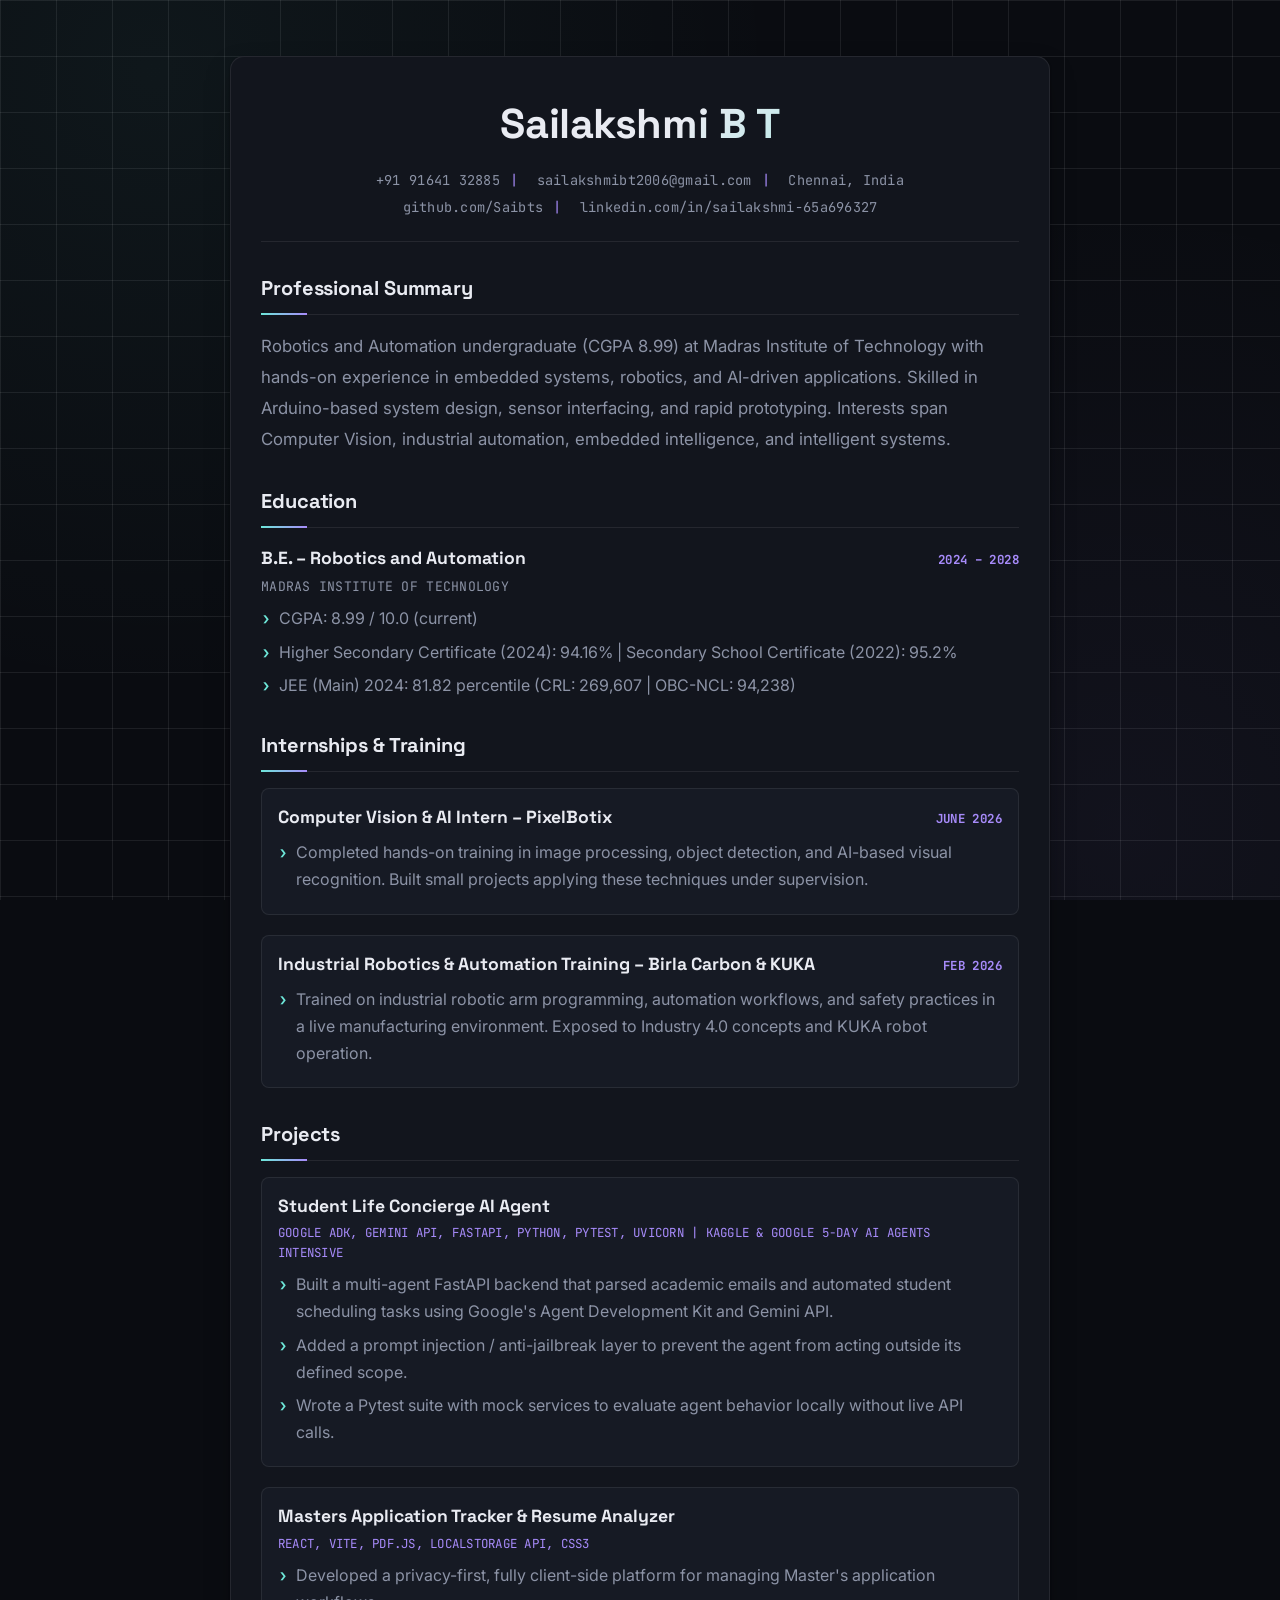
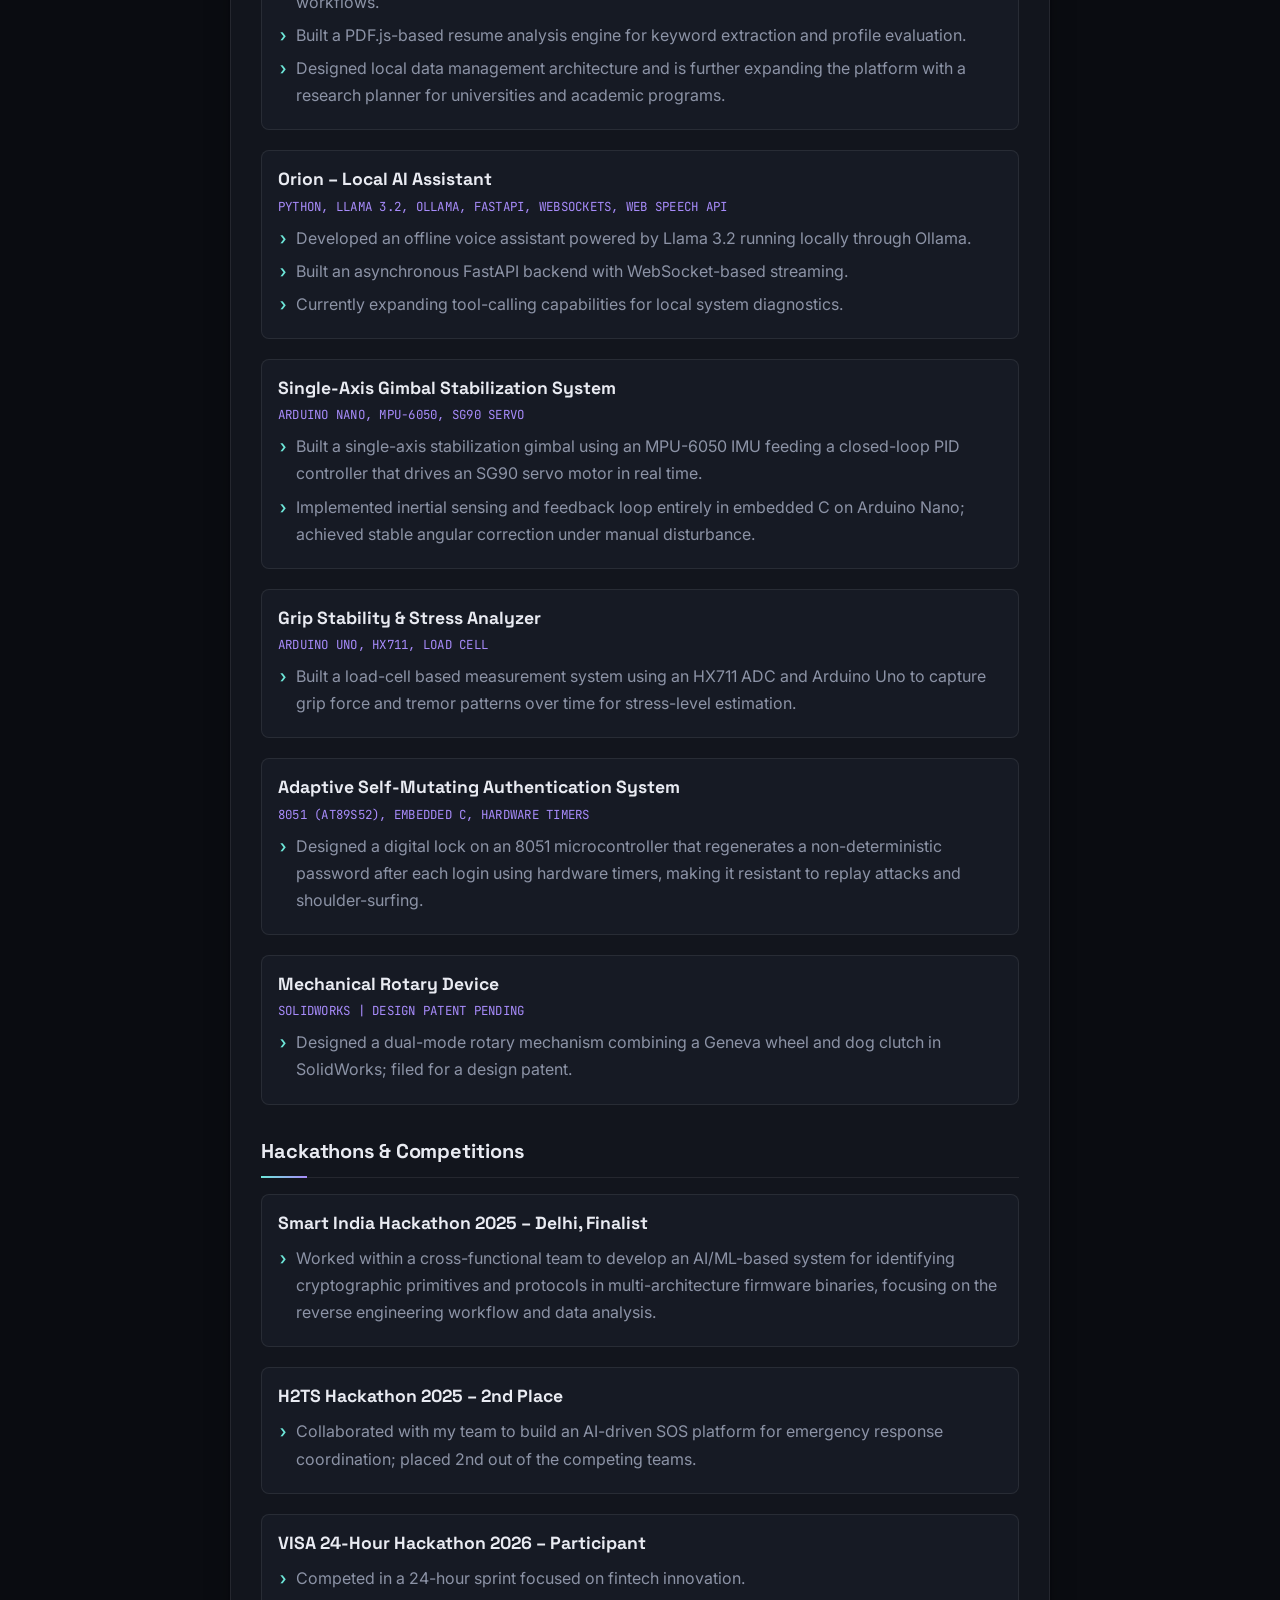
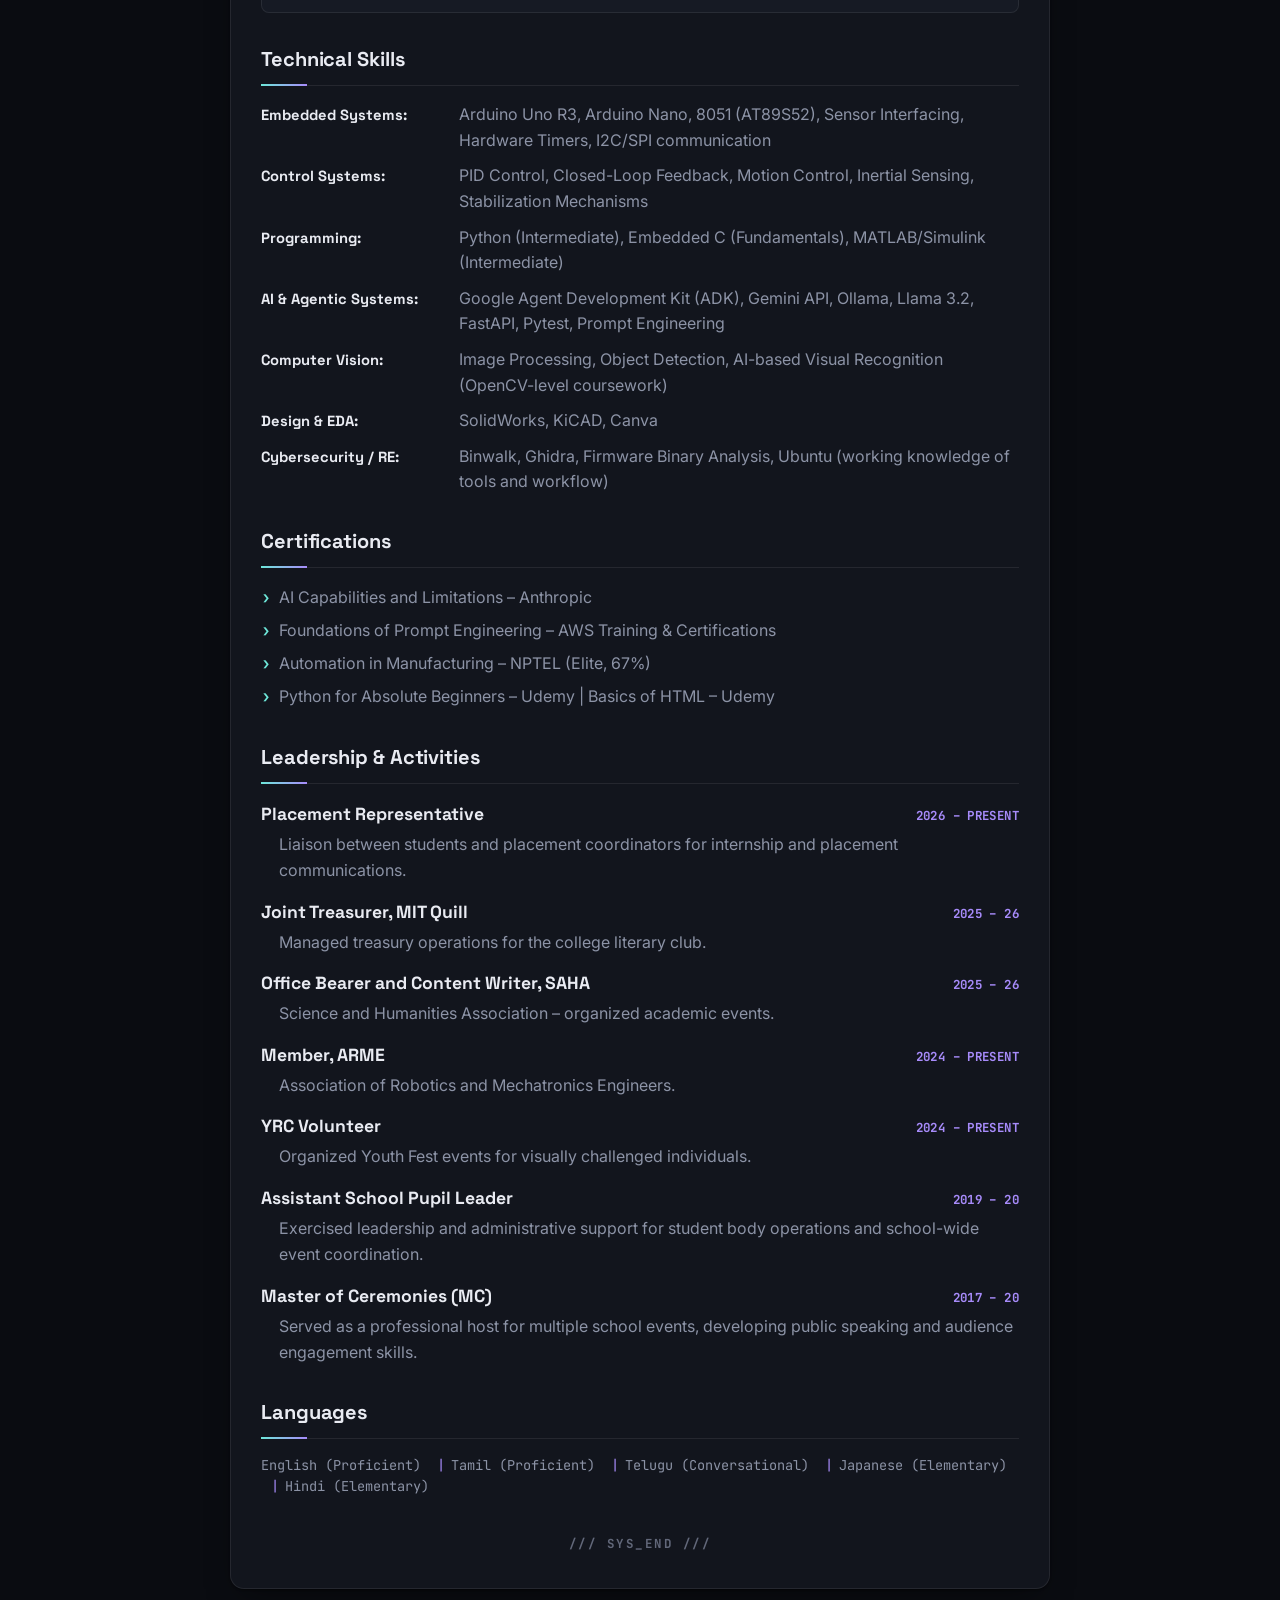
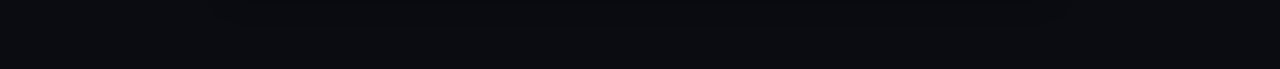
<file: new_resume.html>
<!DOCTYPE html>
<html lang="en">
<head>
<meta charset="UTF-8">
<meta name="viewport" content="width=device-width, initial-scale=1.0">
<title>Sailakshmi B T — Resume</title>
<link rel="icon" type="image/jpg" href="favicon.jpg">
<link rel="preconnect" href="https://fonts.googleapis.com">
<link rel="preconnect" href="https://fonts.gstatic.com" crossorigin>
<link href="https://fonts.googleapis.com/css2?family=Space+Grotesk:wght@500;600;700&family=Inter:wght@400;500;600;700&family=JetBrains+Mono:wght@400;500;700&display=swap" rel="stylesheet">
<style>
  :root {
    /* Engineering-blueprint dark theme, matching the portfolio site */
    --void:      #0A0C11;
    --panel:     #12151D;
    --panel-2:   #161A24;
    --line:      rgba(255, 255, 255, 0.08);
    --line-strong: rgba(255, 255, 255, 0.16);
    --paper:     #E9EBF2;
    --muted:     #8C93A6;
    --muted-2:   #62687A;
    --signal:    #6EE7D9;
    --signal-dim: rgba(110, 231, 217, 0.12);
    --volt:      #A78BFA;
    --volt-dim:  rgba(167, 139, 250, 0.12);

    --font-display: 'Space Grotesk', 'Inter', sans-serif;
    --font-body: 'Inter', sans-serif;
    --font-mono: 'JetBrains Mono', monospace;

    --radius-sm: 8px;
    --radius-md: 14px;
    --shadow-card: 0 1px 2px rgba(0,0,0,0.4), 0 12px 32px -12px rgba(0,0,0,0.55);
  }

  * {
    margin: 0;
    padding: 0;
    box-sizing: border-box;
  }

  html, body {
    background-color: var(--void);
    color: var(--paper);
    font-family: var(--font-body);
    font-size: 16px;
    line-height: 1.6;
    -webkit-font-smoothing: antialiased;
    text-rendering: optimizeLegibility;
  }

  body {
    background-image:
      radial-gradient(circle at 12% 8%, rgba(110,231,217,0.05), transparent 45%),
      radial-gradient(circle at 88% 92%, rgba(167,139,250,0.05), transparent 45%),
      linear-gradient(var(--line) 1px, transparent 1px),
      linear-gradient(90deg, var(--line) 1px, transparent 1px);
    background-size: auto, auto, 56px 56px, 56px 56px;
    background-attachment: fixed;
    padding: 56px 20px 80px;
  }

  .page {
    position: relative;
    z-index: 1;
    width: 100%;
    max-width: 820px;
    margin: 0 auto;
    background-color: var(--panel);
    border: 1px solid var(--line);
    border-radius: var(--radius-md);
    box-shadow: var(--shadow-card);
    padding: 34px 30px;
  }

  /* ===== Header ===== */
  header {
    text-align: center;
    padding-bottom: 22px;
    margin-bottom: 30px;
    border-bottom: 1px solid var(--line);
  }

  h1.name {
    font-family: var(--font-display);
    font-weight: 700;
    font-size: 2.6rem;
    letter-spacing: -0.01em;
    background: linear-gradient(135deg, var(--paper) 55%, var(--signal));
    -webkit-background-clip: text;
    background-clip: text;
    -webkit-text-fill-color: transparent;
  }

  .contact-line {
    margin-top: 12px;
    font-family: var(--font-mono);
    font-size: 0.85rem;
    color: var(--muted);
    letter-spacing: 0.02em;
  }

  .contact-line a {
    color: var(--muted);
    text-decoration: none;
    transition: color 0.25s ease;
  }

  .contact-line a:hover {
    color: var(--signal);
  }

  .contact-sep {
    color: var(--volt);
    margin: 0 10px;
  }

  /* ===== Sections ===== */
  section {
    margin-bottom: 30px;
    page-break-inside: avoid;
  }

  h2.section-title {
    font-family: var(--font-display);
    font-weight: 700;
    font-size: 1.25rem;
    color: var(--paper);
    letter-spacing: -0.005em;
    margin-bottom: 16px;
    padding-bottom: 10px;
    border-bottom: 1px solid var(--line);
    position: relative;
    display: block;
  }

  h2.section-title::after {
    content: '';
    position: absolute;
    bottom: -1px;
    left: 0;
    width: 46px;
    height: 2px;
    background: linear-gradient(90deg, var(--signal), var(--volt));
  }

  .summary-text {
    font-size: 1.05rem;
    color: var(--muted);
    line-height: 1.85;
    text-align: left;
  }

  /* ===== Education ===== */
  .edu-block {
    page-break-inside: avoid;
  }

  .entry-row {
    display: flex;
    justify-content: space-between;
    align-items: baseline;
    flex-wrap: wrap;
    gap: 6px;
  }

  .entry-title {
    font-family: var(--font-display);
    font-weight: 700;
    font-size: 1.1rem;
    color: var(--paper);
  }

  .entry-org {
    font-family: var(--font-mono);
    color: var(--muted);
    text-transform: uppercase;
    letter-spacing: 0.02em;
    font-size: 0.82rem;
  }

  .entry-date {
    font-family: var(--font-mono);
    font-size: 0.78rem;
    color: var(--volt);
    font-weight: 700;
    text-transform: uppercase;
    letter-spacing: 0.03em;
    white-space: nowrap;
  }

  .entry-sub {
    font-family: var(--font-mono);
    font-size: 0.82rem;
    color: var(--muted);
    text-transform: uppercase;
    letter-spacing: 0.02em;
    margin-top: 4px;
  }

  ul.bullets {
    margin-top: 8px;
    list-style: none;
    padding-left: 0;
  }

  ul.bullets li {
    margin-bottom: 6px;
    font-size: 1rem;
    color: var(--muted);
    line-height: 1.7;
    padding-left: 18px;
    position: relative;
  }

  ul.bullets li::before {
    content: "\203A";
    font-family: var(--font-mono);
    position: absolute;
    left: 0;
    top: -1px;
    color: var(--signal);
    font-weight: 700;
    font-size: 1.05rem;
  }

  .item-block {
    margin-bottom: 20px;
    padding: 14px 16px;
    background: var(--panel-2);
    border: 1px solid var(--line);
    border-radius: var(--radius-sm);
    page-break-inside: avoid;
  }

  .item-block:last-child {
    margin-bottom: 0;
  }

  /* ===== Projects ===== */
  .project-meta {
    font-family: var(--font-mono);
    font-size: 0.78rem;
    color: var(--volt);
    text-transform: uppercase;
    letter-spacing: 0.02em;
    margin-top: 3px;
    margin-bottom: 8px;
  }

  /* ===== Technical Skills ===== */
  .skills-grid {
    display: flex;
    flex-direction: column;
    gap: 10px;
  }

  .skill-row {
    display: flex;
    flex-wrap: wrap;
    gap: 8px;
    align-items: baseline;
  }

  .skill-label {
    font-family: var(--font-display);
    font-weight: 700;
    color: var(--paper);
    font-size: 0.92rem;
    min-width: 190px;
  }

  .skill-value {
    font-family: var(--font-body);
    font-size: 1rem;
    color: var(--muted);
    flex: 1;
    min-width: 240px;
  }

  /* ===== Certifications & Leadership ===== */
  .simple-list {
    list-style: none;
    padding-left: 0;
  }

  .simple-list li {
    margin-bottom: 6px;
    font-size: 1rem;
    color: var(--muted);
    line-height: 1.7;
    padding-left: 18px;
    position: relative;
  }

  .simple-list li::before {
    content: "\203A";
    font-family: var(--font-mono);
    position: absolute;
    left: 0;
    top: -1px;
    color: var(--signal);
    font-weight: 700;
    font-size: 1.05rem;
  }

  .leader-block {
    margin-bottom: 14px;
    page-break-inside: avoid;
  }

  .leader-block:last-child {
    margin-bottom: 0;
  }

  .leader-bullet {
    margin-top: 3px;
    margin-left: 18px;
    font-size: 1rem;
    color: var(--muted);
    line-height: 1.65;
  }

  /* ===== Languages ===== */
  .lang-row {
    font-family: var(--font-mono);
    font-size: 0.85rem;
    color: var(--muted);
    display: flex;
    flex-wrap: wrap;
    gap: 0;
  }

  .lang-row span {
    margin-right: 6px;
  }

  .lang-sep {
    color: var(--volt);
    margin: 0 10px;
  }

  /* ===== Footer rule ===== */
  .ornament {
    text-align: center;
    color: var(--muted-2);
    font-family: var(--font-mono);
    font-weight: 700;
    font-size: 0.78rem;
    margin: 36px 0 0;
    letter-spacing: 0.2em;
  }

  /* ===== Print ===== */
  @media print {
    * {
      -webkit-print-color-adjust: exact !important;
      print-color-adjust: exact !important;
      color-adjust: exact !important;
    }

    body {
      background-color: var(--void) !important;
      padding: 0;
    }

    .page {
      max-width: 100%;
      padding: 30px 36px;
      border: 1px solid var(--line);
    }

    section {
      page-break-inside: avoid;
    }

    .item-block, .leader-block, .edu-block {
      page-break-inside: avoid;
    }

    h2.section-title {
      page-break-after: avoid;
    }

    @page {
      margin: 0.4in;
      background: var(--void);
    }
  }

  @media (max-width: 640px) {
    body {
      font-size: 14px;
      padding: 28px 14px 50px;
    }

    .page {
      width: 100%;
      max-width: 100%;
      margin: 0 auto;
      padding: 20px 15px;
    }

    h1.name {
      font-size: 2rem;
    }

    h2.section-title {
      font-size: 1.1rem;
    }

    .contact-line {
      font-size: 0.78rem;
      line-height: 1.6;
    }

    .entry-title {
      font-size: 1rem;
    }

    .entry-sub,
    .entry-date,
    .project-meta,
    .skill-value,
    .lang-row,
    .simple-list li,
    .leader-bullet,
    .summary-text,
    ul.bullets li {
      font-size: 0.95rem;
    }

    .entry-row {
      flex-direction: column;
      align-items: flex-start;
      gap: 4px;
    }

    .skill-label {
      min-width: 100%;
      font-size: 0.9rem;
    }

    .skill-value {
      min-width: 0;
    }

    .lang-row {
      gap: 6px;
    }
  }
</style>
</head>
<body>

<div class="page">

  <header>
    <h1 class="name">Sailakshmi B T</h1>
    <div class="contact-line">
      <span>+91 91641 32885</span><span class="contact-sep">|</span>
      <a href="mailto:sailakshmibt2006@gmail.com">sailakshmibt2006@gmail.com</a><span class="contact-sep">|</span>
      <span>Chennai, India</span>
      <br style="display:block; margin-top:6px; content:'';">
      <a href="https://github.com/Saibts" target="_blank" rel="noopener">github.com/Saibts</a><span class="contact-sep">|</span>
      <a href="https://linkedin.com/in/sailakshmi-65a696327" target="_blank" rel="noopener">linkedin.com/in/sailakshmi-65a696327</a>
    </div>
  </header>

  <section>
    <h2 class="section-title">Professional Summary</h2>
    <p class="summary-text">Robotics and Automation undergraduate (CGPA 8.99) at Madras Institute of Technology with hands-on experience in embedded systems, robotics, and AI-driven applications. Skilled in Arduino-based system design, sensor interfacing, and rapid prototyping. Interests span Computer Vision, industrial automation, embedded intelligence, and intelligent systems.</p>
  </section>

  <section>
    <h2 class="section-title">Education</h2>
    <div class="edu-block">
      <div class="entry-row">
        <span class="entry-title">B.E. – Robotics and Automation</span>
        <span class="entry-date">2024 – 2028</span>
      </div>
      <div class="entry-sub">Madras Institute of Technology</div>
      <ul class="bullets">
        <li>CGPA: 8.99 / 10.0 (current)</li>
        <li>Higher Secondary Certificate (2024): 94.16% | Secondary School Certificate (2022): 95.2%</li>
        <li>JEE (Main) 2024: 81.82 percentile (CRL: 269,607 | OBC-NCL: 94,238)</li>
      </ul>
    </div>
  </section>

  <section>
    <h2 class="section-title">Internships &amp; Training</h2>

    <div class="item-block">
      <div class="entry-row">
        <span class="entry-title">Computer Vision &amp; AI Intern – PixelBotix</span>
        <span class="entry-date">June 2026</span>
      </div>
      <ul class="bullets">
        <li>Completed hands-on training in image processing, object detection, and AI-based visual recognition. Built small projects applying these techniques under supervision.</li>
      </ul>
    </div>

    <div class="item-block">
      <div class="entry-row">
        <span class="entry-title">Industrial Robotics &amp; Automation Training – Birla Carbon &amp; KUKA</span>
        <span class="entry-date">Feb 2026</span>
      </div>
      <ul class="bullets">
        <li>Trained on industrial robotic arm programming, automation workflows, and safety practices in a live manufacturing environment. Exposed to Industry 4.0 concepts and KUKA robot operation.</li>
      </ul>
    </div>
  </section>

  <section>
    <h2 class="section-title">Projects</h2>

    <div class="item-block">
      <div class="entry-title">Student Life Concierge AI Agent</div>
      <div class="project-meta">Google ADK, Gemini API, FastAPI, Python, Pytest, Uvicorn | Kaggle &amp; Google 5-Day AI Agents Intensive</div>
      <ul class="bullets">
        <li>Built a multi-agent FastAPI backend that parsed academic emails and automated student scheduling tasks using Google's Agent Development Kit and Gemini API.</li>
        <li>Added a prompt injection / anti-jailbreak layer to prevent the agent from acting outside its defined scope.</li>
        <li>Wrote a Pytest suite with mock services to evaluate agent behavior locally without live API calls.</li>
      </ul>
    </div>

    <div class="item-block">
      <div class="entry-title">Masters Application Tracker &amp; Resume Analyzer</div>
      <div class="project-meta">React, Vite, PDF.js, LocalStorage API, CSS3</div>
      <ul class="bullets">
        <li>Developed a privacy-first, fully client-side platform for managing Master's application workflows.</li>
        <li>Built a PDF.js-based resume analysis engine for keyword extraction and profile evaluation.</li>
        <li>Designed local data management architecture and is further expanding the platform with a research planner for universities and academic programs.</li>
      </ul>
    </div>

    <div class="item-block">
      <div class="entry-title">Orion – Local AI Assistant</div>
      <div class="project-meta">Python, Llama 3.2, Ollama, FastAPI, WebSockets, Web Speech API</div>
      <ul class="bullets">
        <li>Developed an offline voice assistant powered by Llama 3.2 running locally through Ollama.</li>
        <li>Built an asynchronous FastAPI backend with WebSocket-based streaming.</li>
        <li>Currently expanding tool-calling capabilities for local system diagnostics.</li>
      </ul>
    </div>

    <div class="item-block">
      <div class="entry-title">Single-Axis Gimbal Stabilization System</div>
      <div class="project-meta">Arduino Nano, MPU-6050, SG90 Servo</div>
      <ul class="bullets">
        <li>Built a single-axis stabilization gimbal using an MPU-6050 IMU feeding a closed-loop PID controller that drives an SG90 servo motor in real time.</li>
        <li>Implemented inertial sensing and feedback loop entirely in embedded C on Arduino Nano; achieved stable angular correction under manual disturbance.</li>
      </ul>
    </div>

    <div class="item-block">
      <div class="entry-title">Grip Stability &amp; Stress Analyzer</div>
      <div class="project-meta">Arduino Uno, HX711, Load Cell</div>
      <ul class="bullets">
        <li>Built a load-cell based measurement system using an HX711 ADC and Arduino Uno to capture grip force and tremor patterns over time for stress-level estimation.</li>
      </ul>
    </div>

    <div class="item-block">
      <div class="entry-title">Adaptive Self-Mutating Authentication System</div>
      <div class="project-meta">8051 (AT89S52), Embedded C, Hardware Timers</div>
      <ul class="bullets">
        <li>Designed a digital lock on an 8051 microcontroller that regenerates a non-deterministic password after each login using hardware timers, making it resistant to replay attacks and shoulder-surfing.</li>
      </ul>
    </div>

    <div class="item-block">
      <div class="entry-title">Mechanical Rotary Device</div>
      <div class="project-meta">SolidWorks | Design Patent Pending</div>
      <ul class="bullets">
        <li>Designed a dual-mode rotary mechanism combining a Geneva wheel and dog clutch in SolidWorks; filed for a design patent.</li>
      </ul>
    </div>
  </section>

  <section>
    <h2 class="section-title">Hackathons &amp; Competitions</h2>

    <div class="item-block">
      <div class="entry-title">Smart India Hackathon 2025 – Delhi, Finalist</div>
      <ul class="bullets">
        <li>Worked within a cross-functional team to develop an AI/ML-based system for identifying cryptographic primitives and protocols in multi-architecture firmware binaries, focusing on the reverse engineering workflow and data analysis. </li>
      </ul>
    </div>

    <div class="item-block">
      <div class="entry-title">H2TS Hackathon 2025 – 2nd Place</div>
      <ul class="bullets">
        <li>Collaborated with my team to build an AI-driven SOS platform for emergency response coordination; placed 2nd out of the competing teams. </li>
      </ul>
    </div>

    <div class="item-block">
      <div class="entry-title">VISA 24-Hour Hackathon 2026 – Participant</div>
      <ul class="bullets">
        <li>Competed in a 24-hour sprint focused on fintech innovation.</li>
      </ul>
    </div>
  </section>

  <section>
    <h2 class="section-title">Technical Skills</h2>
    <div class="skills-grid">
      <div class="skill-row">
        <span class="skill-label">Embedded Systems:</span>
        <span class="skill-value">Arduino Uno R3, Arduino Nano, 8051 (AT89S52), Sensor Interfacing, Hardware Timers, I2C/SPI communication</span>
      </div>
      <div class="skill-row">
        <span class="skill-label">Control Systems:</span>
        <span class="skill-value">PID Control, Closed-Loop Feedback, Motion Control, Inertial Sensing, Stabilization Mechanisms</span>
      </div>
      <div class="skill-row">
        <span class="skill-label">Programming:</span>
        <span class="skill-value">Python (Intermediate), Embedded C (Fundamentals), MATLAB/Simulink (Intermediate)</span>
      </div>
      <div class="skill-row">
        <span class="skill-label">AI &amp; Agentic Systems:</span>
        <span class="skill-value">Google Agent Development Kit (ADK), Gemini API, Ollama, Llama 3.2, FastAPI, Pytest, Prompt Engineering</span>
      </div>
      <div class="skill-row">
        <span class="skill-label">Computer Vision:</span>
        <span class="skill-value">Image Processing, Object Detection, AI-based Visual Recognition (OpenCV-level coursework)</span>
      </div>
      <div class="skill-row">
        <span class="skill-label">Design &amp; EDA:</span>
        <span class="skill-value">SolidWorks, KiCAD, Canva</span>
      </div>
      <div class="skill-row">
        <span class="skill-label">Cybersecurity / RE:</span>
        <span class="skill-value">Binwalk, Ghidra, Firmware Binary Analysis, Ubuntu (working knowledge of tools and workflow)</span>
      </div>
    </div>
  </section>

  <section>
    <h2 class="section-title">Certifications</h2>
    <ul class="simple-list">
      <li>AI Capabilities and Limitations – Anthropic</li>
      <li>Foundations of Prompt Engineering – AWS Training &amp; Certifications</li>
      <li>Automation in Manufacturing – NPTEL (Elite, 67%)</li>
      <li>Python for Absolute Beginners – Udemy | Basics of HTML – Udemy</li>
    </ul>
  </section>

  <section>
    <h2 class="section-title">Leadership &amp; Activities</h2>
    <div class="leader-block">
      <div class="entry-row">
        <span class="entry-title">Placement Representative</span>
        <span class="entry-date">2026 – Present</span>
      </div>
      <div class="leader-bullet">Liaison between students and placement coordinators for internship and placement communications.</div>
    </div>
    <div class="leader-block">
      <div class="entry-row">
        <span class="entry-title">Joint Treasurer, MIT Quill</span>
        <span class="entry-date">2025 – 26</span>
      </div>
      <div class="leader-bullet">Managed treasury operations for the college literary club.</div>
    </div>
    <div class="leader-block">
      <div class="entry-row">
        <span class="entry-title">Office Bearer and Content Writer, SAHA</span>
        <span class="entry-date">2025 – 26</span>
      </div>
      <div class="leader-bullet">Science and Humanities Association – organized academic events.</div>
    </div>
    <div class="leader-block">
      <div class="entry-row">
        <span class="entry-title">Member, ARME</span>
        <span class="entry-date">2024 – Present</span>
      </div>
      <div class="leader-bullet">Association of Robotics and Mechatronics Engineers.</div>
    </div>
    <div class="leader-block">
      <div class="entry-row">
        <span class="entry-title">YRC Volunteer</span>
        <span class="entry-date">2024 – Present</span>
      </div>
      <div class="leader-bullet">Organized Youth Fest events for visually challenged individuals.</div>
    </div>
    <div class="leader-block">
      <div class="entry-row">
        <span class="entry-title">Assistant School Pupil Leader</span>
        <span class="entry-date">2019 – 20</span>
      </div>
      <div class="leader-bullet">Exercised leadership and administrative support for student body operations and school-wide event coordination.</div>
    </div>
    <div class="leader-block">
      <div class="entry-row">
        <span class="entry-title">Master of Ceremonies (MC)</span>
        <span class="entry-date">2017 – 20</span>
      </div>
      <div class="leader-bullet">Served as a professional host for multiple school events, developing public speaking and audience engagement skills. </div>
    </div>
  </section>

  <section>
    <h2 class="section-title">Languages</h2>
    <div class="lang-row">
      <span>English (Proficient)</span><span class="lang-sep">|</span>
      <span>Tamil (Proficient)</span><span class="lang-sep">|</span>
      <span>Telugu (Conversational)</span><span class="lang-sep">|</span>
      <span>Japanese (Elementary)</span><span class="lang-sep">|</span>
      <span>Hindi (Elementary)</span>
    </div>
  </section>

  <div class="ornament">/// SYS_END ///</div>

</div>

</body>
</html>
</file>
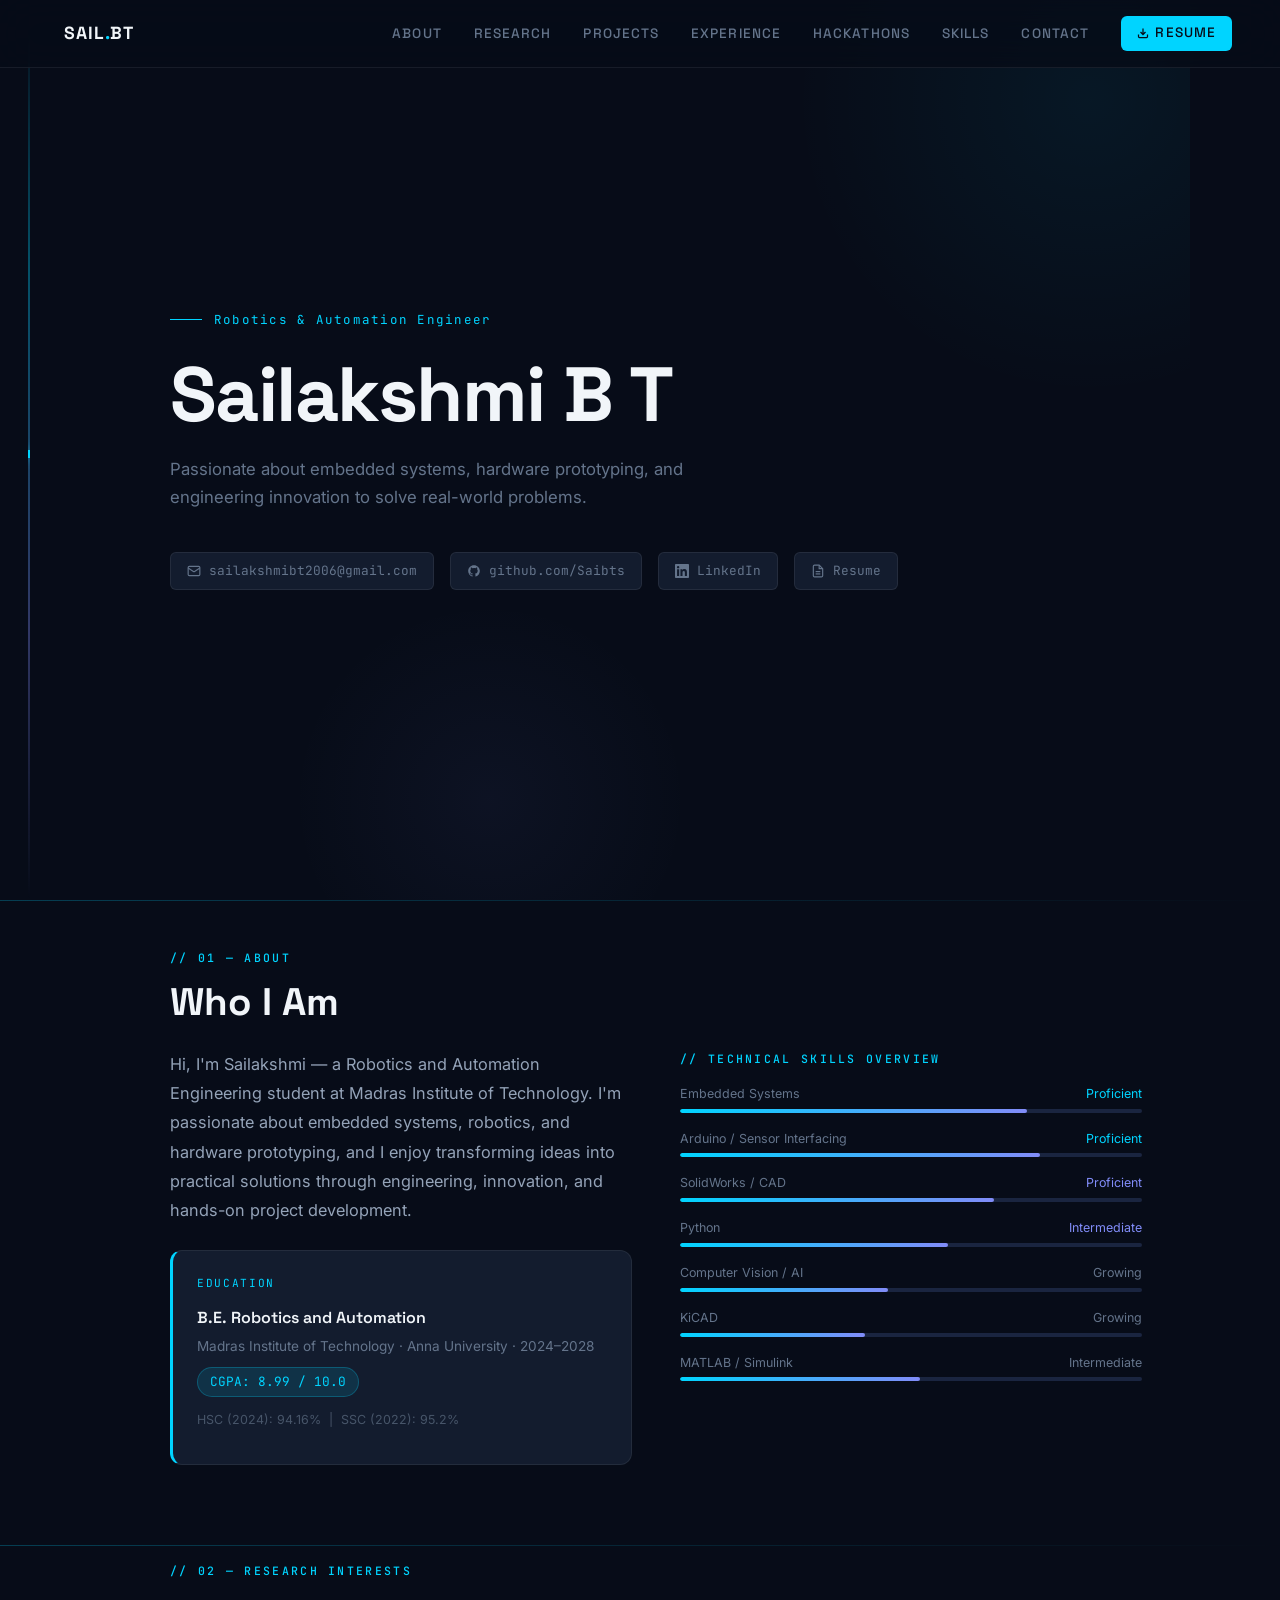
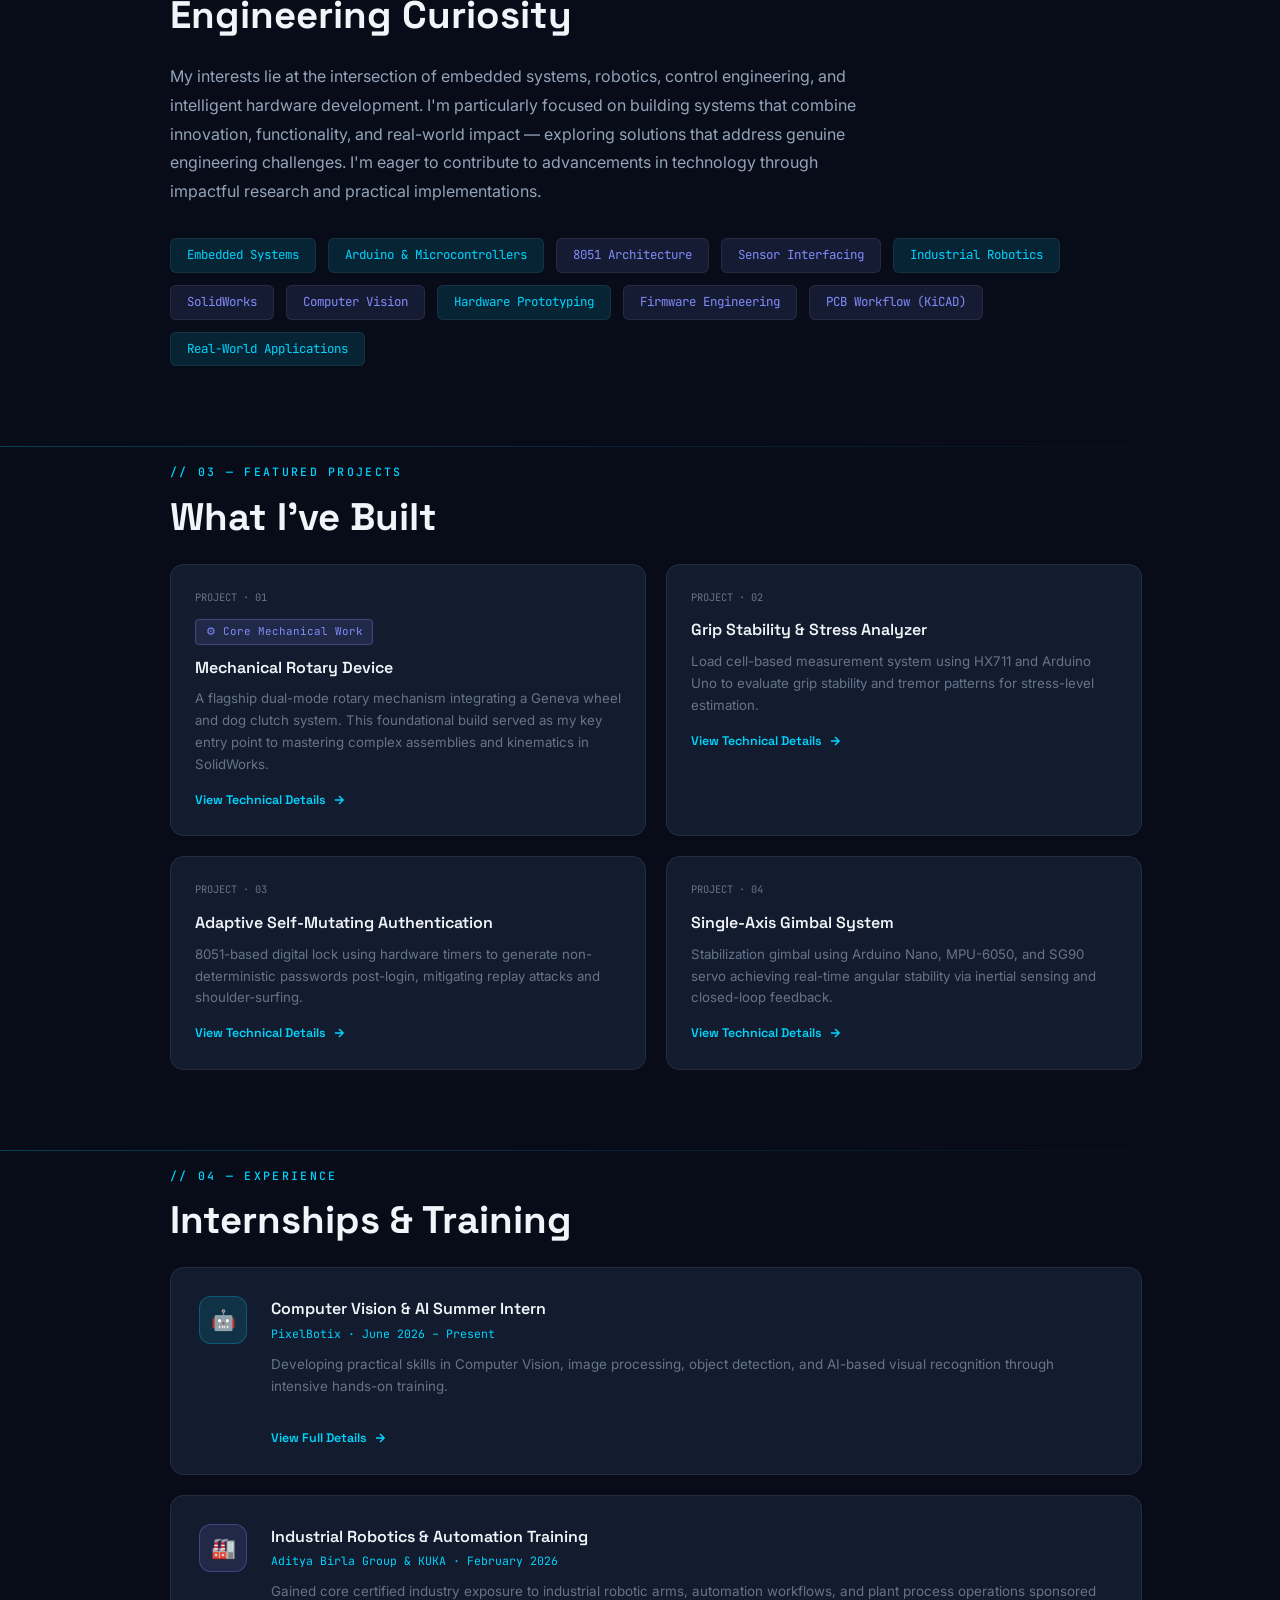
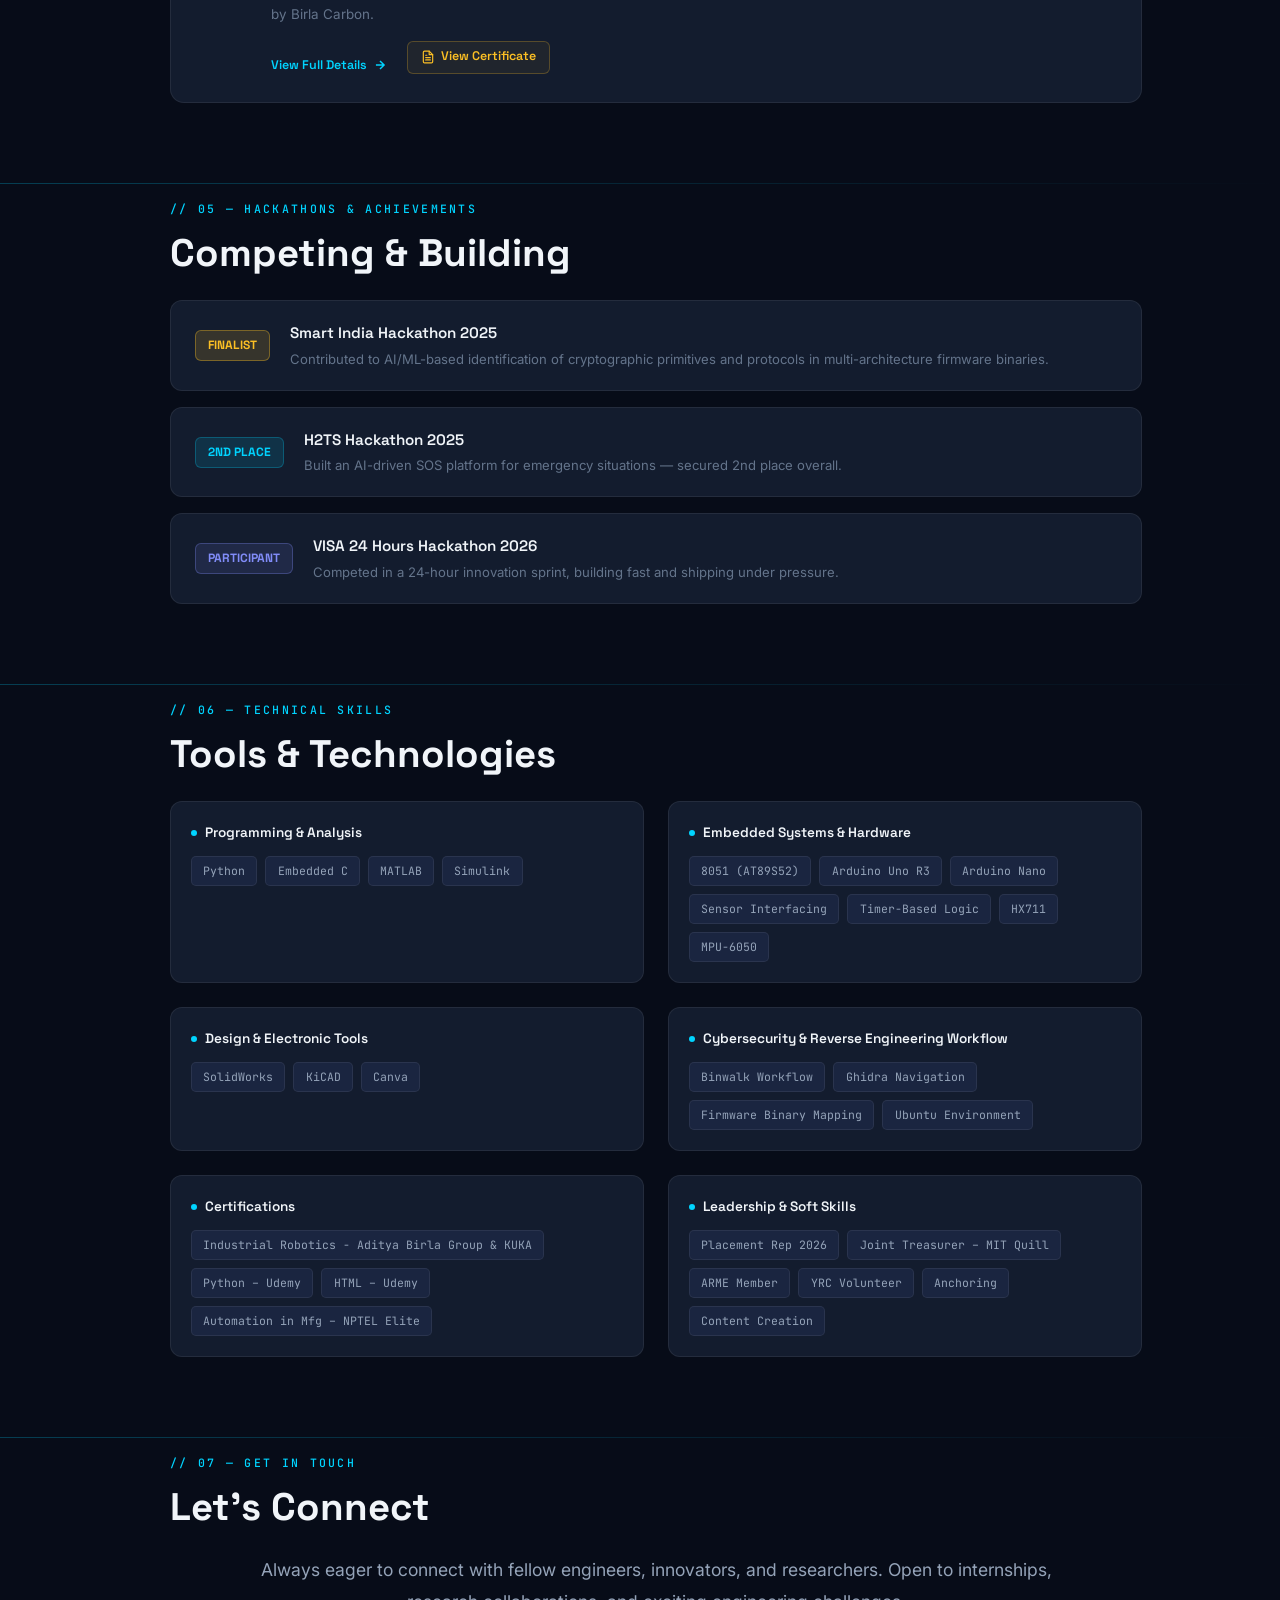
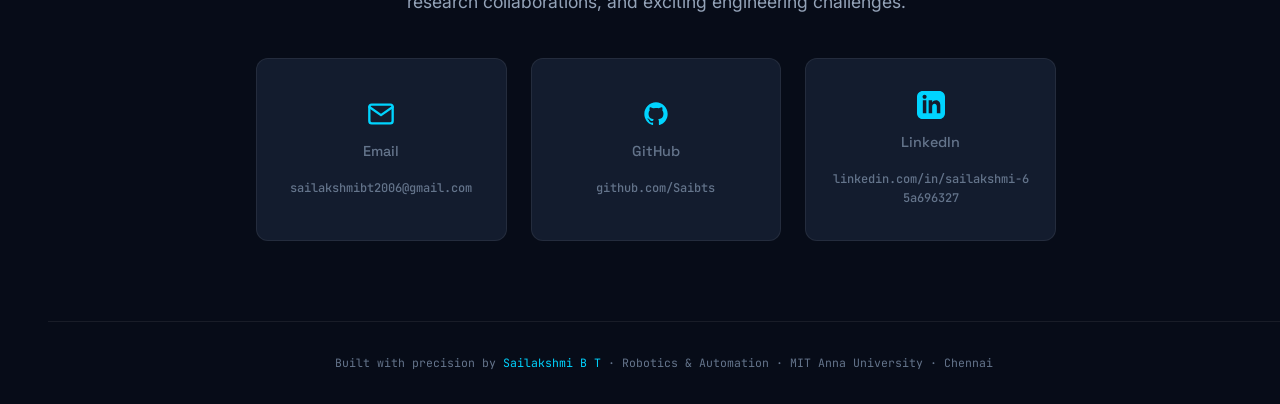
<file: portfolio.html>
<!DOCTYPE html>
<html lang="en">
<head>
<meta charset="UTF-8" />
<meta name="viewport" content="width=device-width, initial-scale=1.0" />
<title>Sailakshmi B T — Robotics & Embedded Systems</title>
<link rel="preconnect" href="https://fonts.googleapis.com" />
<link rel="preconnect" href="https://fonts.gstatic.com" crossorigin />
<link href="https://fonts.googleapis.com/css2?family=Space+Grotesk:wght@300;400;500;600;700&family=Inter:wght@300;400;500;600&family=JetBrains+Mono:wght@400;500&display=swap" rel="stylesheet" />
<style>
  :root {
    --bg-abyss: #070C18;
    --bg-surface: #0E1623;
    --bg-card: #131C2E;
    --bg-hover: #1A2540;
    --cyan: #00D4FF;
    --cyan-dim: rgba(0,212,255,0.12);
    --indigo: #818CF8;
    --indigo-dim: rgba(129,140,248,0.12);
    --white: #F1F5F9;
    --muted: #64748B;
    --border: rgba(255,255,255,0.07);
    --border-glow: rgba(0,212,255,0.25);
  }
  *, *::before, *::after { box-sizing: border-box; margin: 0; padding: 0; }
  html { scroll-behavior: smooth; font-size: 16px; }

  body {
    background: var(--bg-abyss);
    color: var(--white);
    font-family: 'Inter', sans-serif;
    line-height: 1.6;
    overflow-x: hidden;
  }

  /* ── CIRCUIT TRACE ── */
  .circuit-trace {
    position: fixed;
    left: 28px;
    top: 0;
    width: 2px;
    height: 100vh;
    z-index: 10;
    pointer-events: none;
    overflow: hidden;
  }
  .circuit-trace::before {
    content: '';
    position: absolute;
    left: 0; top: 0;
    width: 100%; height: 100%;
    background: linear-gradient(180deg, transparent 0%, var(--cyan) 30%, var(--indigo) 70%, transparent 100%);
    opacity: 0.35;
    animation: tracePulse 4s ease-in-out infinite;
  }
  .circuit-trace::after {
    content: '';
    position: absolute;
    left: -3px; top: 50%;
    width: 8px; height: 8px;
    border-radius: 50%;
    background: var(--cyan);
    box-shadow: 0 0 12px var(--cyan);
    animation: nodeGlow 4s ease-in-out infinite;
  }
  @keyframes tracePulse { 0%,100%{opacity:0.2} 50%{opacity:0.5} }
  @keyframes nodeGlow { 0%,100%{transform:translateY(-50%) scale(0.8);opacity:0.4} 50%{transform:translateY(-50%) scale(1.2);opacity:1} }

  /* ── NAV ── */
  nav {
    position: fixed; top: 0; left: 0; right: 0; z-index: 100;
    display: flex; align-items: center; justify-content: space-between;
    padding: 1rem 3rem 1rem 4rem;
    background: rgba(7,12,24,0.85);
    backdrop-filter: blur(20px);
    border-bottom: 1px solid var(--border);
    transition: all 0.3s;
  }
  .nav-logo {
    font-family: 'Space Grotesk', sans-serif;
    font-weight: 700; font-size: 1.1rem;
    color: var(--white);
    letter-spacing: 0.05em;
    text-decoration: none;
  }
  .nav-logo span { color: var(--cyan); }
  .nav-links { display: flex; gap: 2rem; align-items: center; list-style: none; }
  .nav-links a {
    font-family: 'Space Grotesk', sans-serif;
    font-size: 0.85rem; font-weight: 500;
    color: var(--muted);
    text-decoration: none;
    letter-spacing: 0.08em;
    text-transform: uppercase;
    transition: color 0.2s;
    position: relative;
  }
  .nav-links a::after {
    content: ''; position: absolute; bottom: -4px; left: 0;
    width: 0; height: 1px; background: var(--cyan);
    transition: width 0.2s;
  }
  .nav-links a:hover { color: var(--white); }
  .nav-links a:hover::after { width: 100%; }
  .nav-resume-btn {
    display: flex;
    align-items: center;
    gap: 0.4rem;
    font-family: 'Space Grotesk', sans-serif;
    font-size: 0.8rem;
    font-weight: 600;
    color: var(--bg-abyss) !important;
    background: var(--cyan);
    padding: 0.4rem 1rem;
    border-radius: 6px;
    transition: all 0.2s;
  }
  .nav-resume-btn::after { display: none !important; }
  .nav-resume-btn:hover { background: #33DDFF; transform: translateY(-1px); }
  .nav-resume-btn svg { width: 12px; height: 12px; }
  .hamburger { display: none; flex-direction: column; gap: 5px; cursor: pointer; padding: 4px; }
  .hamburger span { width: 22px; height: 2px; background: var(--white); border-radius: 2px; transition: all 0.3s; }

  /* ── SECTION BASE ── */
  section { padding: 5rem 3rem 5rem 5rem; max-width: 1100px; margin: 0 auto; }
  .section-label {
    font-family: 'JetBrains Mono', monospace;
    font-size: 0.72rem; font-weight: 500;
    color: var(--cyan);
    letter-spacing: 0.2em;
    text-transform: uppercase;
    margin-bottom: 0.75rem;
  }
  h2.section-title {
    font-family: 'Space Grotesk', sans-serif;
    font-size: clamp(1.6rem, 3vw, 2.4rem);
    font-weight: 700;
    color: var(--white);
    margin-bottom: 1.5rem;
    line-height: 1.2;
  }
  .divider {
    width: 100%; height: 1px;
    background: linear-gradient(90deg, var(--border-glow), transparent);
    margin: 0;
  }

  /* ── HERO ── */
  #hero {
    min-height: 100vh;
    display: flex;
    align-items: center;
    padding-top: 6rem;
    padding-left: 5rem;
    position: relative;
    overflow: hidden;
  }
  .hero-bg-glow {
    position: absolute; top: -200px; right: -200px;
    width: 600px; height: 600px;
    background: radial-gradient(circle, rgba(0,212,255,0.06) 0%, transparent 70%);
    pointer-events: none;
  }
  .hero-bg-glow2 {
    position: absolute; bottom: -100px; left: 200px;
    width: 400px; height: 400px;
    background: radial-gradient(circle, rgba(129,140,248,0.05) 0%, transparent 70%);
    pointer-events: none;
  }
  .hero-content { position: relative; z-index: 1; max-width: 760px; }
  .hero-eyebrow {
    font-family: 'JetBrains Mono', monospace;
    font-size: 0.78rem; color: var(--cyan);
    letter-spacing: 0.18em; margin-bottom: 1.5rem;
    display: flex; align-items: center; gap: 0.75rem;
  }
  .hero-eyebrow::before {
    content: ''; display: inline-block;
    width: 32px; height: 1px; background: var(--cyan);
  }
  h1.hero-name {
    font-family: 'Space Grotesk', sans-serif;
    font-size: clamp(2.8rem, 6vw, 5rem);
    font-weight: 700;
    line-height: 1.05;
    letter-spacing: -0.02em;
    margin-bottom: 1.25rem;
    color: var(--white);
  }
  h1.hero-name span { color: var(--cyan); }
  .hero-tagline {
    font-size: 1.05rem; color: var(--muted);
    max-width: 540px; margin-bottom: 2.5rem;
    line-height: 1.7;
  }
  .hero-links {
    display: flex; flex-wrap: wrap; gap: 1rem;
    margin-bottom: 1rem;
  }
  .hero-link {
    display: flex; align-items: center; gap: 0.5rem;
    font-family: 'JetBrains Mono', monospace;
    font-size: 0.8rem; color: var(--muted);
    text-decoration: none;
    border: 1px solid var(--border);
    padding: 0.5rem 1rem;
    border-radius: 6px;
    transition: all 0.2s;
    background: var(--bg-card);
  }
  .hero-link:hover {
    color: var(--cyan); border-color: var(--border-glow);
    background: var(--cyan-dim);
    transform: translateY(-2px);
  }
  .hero-link svg { width: 14px; height: 14px; }

  /* ── ABOUT ── */
  #about { padding-top: 3rem; }
  .about-grid { display: grid; grid-template-columns: 1fr 1fr; gap: 3rem; align-items: start; }
  .about-text p { color: #94A3B8; font-size: 1.02rem; line-height: 1.8; margin-bottom: 1.5rem; }
  .about-edu {
    background: var(--bg-card);
    border: 1px solid var(--border);
    border-radius: 12px; padding: 1.5rem;
    border-left: 3px solid var(--cyan);
  }
  .about-edu-label {
    font-family: 'JetBrains Mono', monospace;
    font-size: 0.7rem; color: var(--cyan); letter-spacing: 0.15em;
    text-transform: uppercase; margin-bottom: 0.75rem;
  }
  .about-edu h3 {
    font-family: 'Space Grotesk', sans-serif;
    font-size: 1rem; font-weight: 600; color: var(--white); margin-bottom: 0.25rem;
  }
  .about-edu p { font-size: 0.85rem; color: var(--muted); margin-bottom: 0.5rem; }
  .cgpa-badge {
    display: inline-block;
    background: var(--cyan-dim); color: var(--cyan);
    font-family: 'JetBrains Mono', monospace;
    font-size: 0.8rem; padding: 0.25rem 0.75rem;
    border-radius: 20px; border: 1px solid var(--border-glow);
  }
  .skills-grid { display: flex; flex-direction: column; gap: 1rem; }
  .skill-row { display: flex; flex-direction: column; gap: 0.3rem; }
  .skill-row-label { font-size: 0.78rem; color: var(--muted); display: flex; justify-content: space-between; }
  .skill-bar { height: 4px; background: var(--bg-hover); border-radius: 2px; overflow: hidden; }
  .skill-fill { height: 100%; border-radius: 2px; background: linear-gradient(90deg, var(--cyan), var(--indigo)); }

  /* ── INTERESTS ── */
  #interests { padding-top: 1rem; }
  .interests-text { color: #94A3B8; line-height: 1.8; max-width: 700px; margin-bottom: 2rem; }
  .tag-grid { display: flex; flex-wrap: wrap; gap: 0.75rem; }
  .tag {
    font-family: 'JetBrains Mono', monospace;
    font-size: 0.78rem; padding: 0.4rem 1rem;
    border-radius: 6px; border: 1px solid var(--border);
    color: var(--indigo); background: var(--indigo-dim);
    transition: all 0.2s;
  }
  .tag:hover { border-color: var(--indigo); transform: translateY(-2px); }
  .tag.cyan { color: var(--cyan); background: var(--cyan-dim); }
  .tag.cyan:hover { border-color: var(--cyan); }

  /* ── PROJECTS ── */
  #projects { padding-top: 1rem; }
  .projects-grid { display: grid; grid-template-columns: 1fr 1fr; gap: 1.25rem; }
  .project-card {
    background: var(--bg-card);
    border: 1px solid var(--border);
    border-radius: 14px; padding: 1.5rem;
    transition: all 0.25s;
    position: relative; overflow: hidden;
    cursor: default;
  }
  .project-card::before {
    content: ''; position: absolute; top: 0; left: 0; right: 0; height: 2px;
    background: linear-gradient(90deg, var(--cyan), var(--indigo));
    transform: scaleX(0); transform-origin: left;
    transition: transform 0.3s;
  }
  .project-card:hover { border-color: var(--border-glow); transform: translateY(-4px); background: var(--bg-hover); }
  .project-card:hover::before { transform: scaleX(1); }
  .project-num {
    font-family: 'JetBrains Mono', monospace;
    font-size: 0.65rem; color: var(--muted); margin-bottom: 0.75rem;
  }
  .project-card h3 {
    font-family: 'Space Grotesk', sans-serif;
    font-size: 1rem; font-weight: 600; color: var(--white); margin-bottom: 0.5rem;
  }
  .project-card p { font-size: 0.83rem; color: #64748B; line-height: 1.65; }
  .patent-badge {
    display: inline-flex; align-items: center; gap: 0.35rem;
    font-size: 0.68rem; font-family: 'JetBrains Mono', monospace;
    color: var(--indigo); background: var(--indigo-dim);
    border: 1px solid rgba(129,140,248,0.3);
    padding: 0.2rem 0.6rem; border-radius: 4px; margin-bottom: 0.6rem;
  }
  .view-btn {
    display: inline-flex; align-items: center; gap: 0.35rem;
    margin-top: 1rem;
    font-family: 'Space Grotesk', sans-serif;
    font-size: 0.78rem; font-weight: 600;
    color: var(--cyan); background: none;
    border: none; cursor: pointer; padding: 0;
    text-decoration: none;
    transition: gap 0.2s;
  }
  .view-btn:hover { gap: 0.6rem; }
  .view-btn svg { width: 14px; height: 14px; }

  /* ── INTERNSHIPS ── */
  #internships { padding-top: 1rem; }
  .intern-cards { display: flex; flex-direction: column; gap: 1.25rem; }
  .intern-card {
    background: var(--bg-card);
    border: 1px solid var(--border);
    border-radius: 14px; padding: 1.75rem;
    display: grid; grid-template-columns: auto 1fr; gap: 1.5rem;
    align-items: start; transition: all 0.25s;
  }
  .intern-card:hover { border-color: var(--border-glow); transform: translateX(4px); }
  .intern-icon {
    width: 48px; height: 48px; border-radius: 12px;
    background: var(--cyan-dim); border: 1px solid var(--border-glow);
    display: flex; align-items: center; justify-content: center;
    font-size: 1.25rem; flex-shrink: 0;
  }
  .intern-icon.indigo-icon {
    background: var(--indigo-dim); border-color: rgba(129,140,248,0.3);
  }
  .intern-info h3 {
    font-family: 'Space Grotesk', sans-serif;
    font-size: 1rem; font-weight: 600; color: var(--white); margin-bottom: 0.2rem;
  }
  .intern-meta {
    font-family: 'JetBrains Mono', monospace;
    font-size: 0.72rem; color: var(--cyan); margin-bottom: 0.6rem;
  }
  .intern-info p { font-size: 0.84rem; color: #64748B; line-height: 1.65; }
  
  .exp-actions { display: flex; flex-wrap: wrap; gap: 1.25rem; margin-top: 1rem; }
  .cert-btn {
    display: inline-flex; align-items: center; gap: 0.35rem;
    font-family: 'Space Grotesk', sans-serif;
    font-size: 0.78rem; font-weight: 600;
    color: #FBBF24; background: rgba(251,191,36,0.06);
    border: 1px solid rgba(251,191,36,0.25); 
    cursor: pointer; padding: 0.35rem 0.85rem; border-radius: 6px;
    text-decoration: none; transition: all 0.2s;
  }
  .cert-btn:hover { background: rgba(251,191,36,0.15); border-color: #FBBF24; transform: translateY(-1px); }
  .cert-btn svg { width: 14px; height: 14px; }

  /* ── HACKATHONS ── */
  #hackathons { padding-top: 1rem; }
  .hack-list { display: flex; flex-direction: column; gap: 1rem; }
  .hack-item {
    background: var(--bg-card);
    border: 1px solid var(--border);
    border-radius: 12px; padding: 1.25rem 1.5rem;
    display: flex; align-items: center; gap: 1.25rem;
    transition: all 0.2s;
  }
  .hack-item:hover { border-color: var(--border-glow); background: var(--bg-hover); }
  .hack-badge {
    font-family: 'Space Grotesk', sans-serif;
    font-size: 0.75rem; font-weight: 700;
    padding: 0.3rem 0.75rem; border-radius: 6px;
    white-space: nowrap; flex-shrink: 0;
  }
  .badge-finalist { background: rgba(251,191,36,0.15); color: #FBBF24; border: 1px solid rgba(251,191,36,0.35); }
  .badge-2nd { background: rgba(0,212,255,0.12); color: var(--cyan); border: 1px solid var(--border-glow); }
  .badge-part { background: var(--indigo-dim); color: var(--indigo); border: 1px solid rgba(129,140,248,0.3); }
  .hack-info h3 {
    font-family: 'Space Grotesk', sans-serif;
    font-size: 0.95rem; font-weight: 600; color: var(--white); margin-bottom: 0.2rem;
  }
  .hack-info p { font-size: 0.82rem; color: var(--muted); }

  /* ── SKILLS ── */
  #skills { padding-top: 1rem; }
  .skills-full { display: grid; grid-template-columns: 1fr 1fr; gap: 1.5rem; }
  .skill-group {
    background: var(--bg-card); border: 1px solid var(--border);
    border-radius: 12px; padding: 1.25rem;
    transition: all 0.2s;
  }
  .skill-group:hover { border-color: var(--border-glow); }
  .skill-group-title {
    font-family: 'Space Grotesk', sans-serif;
    font-size: 0.85rem; font-weight: 600; color: var(--white);
    margin-bottom: 0.75rem; display: flex; align-items: center; gap: 0.5rem;
  }
  .skill-group-title::before {
    content: ''; width: 6px; height: 6px; border-radius: 50%; background: var(--cyan);
  }
  .skill-tags { display: flex; flex-wrap: wrap; gap: 0.5rem; }
  .skill-tag {
    font-family: 'JetBrains Mono', monospace;
    font-size: 0.72rem; padding: 0.3rem 0.7rem;
    border-radius: 5px; border: 1px solid var(--border);
    color: #94A3B8; background: var(--bg-hover);
    transition: all 0.15s;
  }
  .skill-tag:hover { color: var(--cyan); border-color: var(--border-glow); }

  /* ── CONTACT ── */
  #contact { padding-top: 1rem; }
  .contact-container { max-width: 800px; margin: 0 auto; text-align: center; }
  .contact-text { color: #94A3B8; font-size: 1.1rem; line-height: 1.8; margin-bottom: 2.5rem; }
  .contact-grid-links { display: grid; grid-template-columns: repeat(3, 1fr); gap: 1.5rem; }
  .contact-card-link {
    display: flex; flex-direction: column; align-items: center; justify-content: center; gap: 0.75rem;
    font-family: 'Space Grotesk', sans-serif; font-weight: 500; font-size: 0.9rem;
    color: var(--muted); text-decoration: none;
    padding: 2rem 1.5rem; border-radius: 12px; border: 1px solid var(--border);
    background: var(--bg-card); transition: all 0.25s;
  }
  .contact-card-link:hover { color: var(--cyan); border-color: var(--border-glow); background: var(--cyan-dim); transform: translateY(-4px); }
  .contact-card-link svg { width: 28px; height: 28px; color: var(--cyan); }
  .contact-card-link span { font-family: 'JetBrains Mono', monospace; font-size: 0.75rem; color: var(--muted); margin-top: 4px; word-break: break-all; }
  .contact-card-link:hover span { color: var(--white); }

  /* ── FOOTER ── */
  footer {
    text-align: center; padding: 2rem;
    font-family: 'JetBrains Mono', monospace; font-size: 0.72rem;
    color: var(--muted); border-top: 1px solid var(--border);
    margin-left: 3rem;
  }
  footer span { color: var(--cyan); }

  /* ── SUB-PAGES ── */
  .subpage {
    display: none; position: fixed;
    inset: 0; z-index: 200;
    background: var(--bg-abyss);
    overflow-y: auto;
    animation: fadeInUp 0.35s ease;
  }
  .subpage.active { display: block; }
  @keyframes fadeInUp {
    from { opacity: 0; transform: translateY(24px); }
    to   { opacity: 1; transform: translateY(0); }
  }
  .subpage-inner { max-width: 1000px; margin: 0 auto; padding: 3rem 2rem 5rem; }
  .back-btn {
    display: inline-flex; align-items: center; gap: 0.5rem;
    font-family: 'Space Grotesk', sans-serif;
    font-size: 0.85rem; font-weight: 600;
    color: var(--muted); background: var(--bg-card);
    border: 1px solid var(--border);
    padding: 0.6rem 1.25rem; border-radius: 8px;
    cursor: pointer; margin-bottom: 2.5rem;
    transition: all 0.2s; text-decoration: none;
  }
  .back-btn:hover { color: var(--cyan); border-color: var(--border-glow); transform: translateX(-4px); }
  .subpage h1 {
    font-family: 'Space Grotesk', sans-serif;
    font-size: clamp(1.8rem,4vw,2.8rem); font-weight: 700;
    color: var(--white); margin-bottom: 0.5rem;
  }
  .subpage-subtitle { color: var(--muted); font-size: 0.95rem; margin-bottom: 3rem; }
  .proj-detail {
    background: var(--bg-card); border: 1px solid var(--border);
    border-radius: 16px; padding: 2rem; margin-bottom: 1.5rem;
    position: relative; overflow: hidden;
    transition: border-color 0.2s;
  }
  .proj-detail:hover { border-color: var(--border-glow); }
  .proj-detail-num {
    font-family: 'JetBrains Mono', monospace;
    font-size: 3rem; font-weight: 700;
    color: rgba(0,212,255,0.06);
    position: absolute; top: 1rem; right: 1.5rem;
    line-height: 1; pointer-events: none;
  }
  .proj-detail h2 {
    font-family: 'Space Grotesk', sans-serif;
    font-size: 1.2rem; font-weight: 700; color: var(--white); margin-bottom: 0.25rem;
  }
  .proj-tech-row { display: flex; flex-wrap: wrap; gap: 0.5rem; margin: 1rem 0; }
  .tech-pill {
    font-family: 'JetBrains Mono', monospace;
    font-size: 0.7rem; padding: 0.25rem 0.6rem;
    border-radius: 4px; border: 1px solid var(--border);
    color: var(--indigo); background: var(--indigo-dim);
  }
  .tech-pill.cyan { color: var(--cyan); background: var(--cyan-dim); border-color: var(--border-glow); }
  .proj-detail p { color: #94A3B8; font-size: 0.9rem; line-height: 1.75; margin-bottom: 0.75rem; }
  .proj-detail ul { color: #94A3B8; font-size: 0.88rem; line-height: 1.75; padding-left: 1.25rem; margin-bottom: 0.75rem; }
  .proj-detail ul li { margin-bottom: 0.4rem; }
  .proj-highlight {
    background: var(--cyan-dim); border: 1px solid var(--border-glow);
    border-radius: 8px; padding: 0.75rem 1rem; margin-top: 0.75rem;
    font-size: 0.84rem; color: var(--cyan);
    display: flex; align-items: center; gap: 0.5rem;
  }

  .intern-detail {
    background: var(--bg-card); border: 1px solid var(--border);
    border-radius: 16px; padding: 2rem; margin-bottom: 1.5rem;
  }
  .intern-detail:hover { border-color: var(--border-glow); }
  .intern-detail-header { display: flex; align-items: flex-start; gap: 1.25rem; margin-bottom: 1.5rem; }
  .intern-detail-icon {
    width: 56px; height: 56px; border-radius: 14px;
    background: var(--cyan-dim); border: 1px solid var(--border-glow);
    display: flex; align-items: center; justify-content: center;
    font-size: 1.5rem; flex-shrink: 0;
  }
  .intern-detail-icon.ind { background: var(--indigo-dim); border-color: rgba(129,140,248,0.35); }
  .intern-detail h2 {
    font-family: 'Space Grotesk', sans-serif;
    font-size: 1.2rem; font-weight: 700; color: var(--white); margin-bottom: 0.15rem;
  }
  .intern-detail-org { font-size: 0.85rem; color: var(--cyan); margin-bottom: 0.15rem; }
  .intern-detail-date {
    font-family: 'JetBrains Mono', monospace;
    font-size: 0.72rem; color: var(--muted);
  }
  .intern-detail p { color: #94A3B8; font-size: 0.9rem; line-height: 1.75; margin-bottom: 0.75rem; }
  .intern-detail ul { color: #94A3B8; font-size: 0.88rem; line-height: 1.75; padding-left: 1.25rem; margin-bottom: 0.75rem; }
  .intern-detail ul li { margin-bottom: 0.4rem; }
  .learning-tags { display: flex; flex-wrap: wrap; gap: 0.5rem; margin-top: 1rem; }
  .learning-tag {
    font-size: 0.72rem; font-family: 'JetBrains Mono', monospace;
    padding: 0.3rem 0.7rem; border-radius: 5px;
    color: #94A3B8; border: 1px solid var(--border); background: var(--bg-hover);
  }

  /* ── RESPONSIVE ── */
  @media (max-width: 768px) {
    .circuit-trace { display: none; }
    nav { padding: 1rem 1.25rem; }
    .nav-links { display: none; flex-direction: column; position: absolute; top: 100%; left: 0; right: 0; background: var(--bg-surface); padding: 1.5rem; gap: 1.25rem; border-bottom: 1px solid var(--border); }
    .nav-links.open { display: flex; }
    .hamburger { display: flex; }
    section { padding: 3.5rem 1.25rem; }
    #hero { padding: 6rem 1.25rem 3rem; }
    h1.hero-name { font-size: 2.4rem; }
    .about-grid, .projects-grid, .skills-full, .contact-grid-links { grid-template-columns: 1fr; }
    .intern-card { grid-template-columns: 1fr; }
    .subpage-inner { padding: 2rem 1.25rem 4rem; }
    .intern-detail-header { flex-direction: column; }
    footer { margin-left: 0; }
  }
</style>
</head>
<body>

<!-- Circuit trace decoration -->
<div class="circuit-trace"></div>

<!-- NAV -->
<nav id="main-nav">
  <a href="#hero" class="nav-logo">SAIL<span>.</span>BT</a>
  <ul class="nav-links" id="nav-links">
    <li><a href="#about">About</a></li>
    <li><a href="#interests">Research</a></li>
    <li><a href="#projects">Projects</a></li>
    <li><a href="#internships">Experience</a></li>
    <li><a href="#hackathons">Hackathons</a></li>
    <li><a href="#skills">Skills</a></li>
    <li><a href="#contact">Contact</a></li>
    <li>
      <a href="Sailakshmi_Resume.pdf" download="Sailakshmi_Resume.pdf" class="nav-resume-btn">
        <svg viewBox="0 0 24 24" fill="none" stroke="currentColor" stroke-width="2.5"><path d="M21 15v4a2 2 0 0 1-2 2H5a2 2 0 0 1-2-2v-4M7 10l5 5 5-5M12 15V3"/></svg>
        Resume
      </a>
    </li>
  </ul>
  <div class="hamburger" id="hamburger" onclick="toggleNav()">
    <span></span><span></span><span></span>
  </div>
</nav>

<!-- ══════════════ HERO ══════════════ -->
<section id="hero">
  <div class="hero-bg-glow"></div>
  <div class="hero-bg-glow2"></div>
  <div class="hero-content">
    <div class="hero-eyebrow">Robotics & Automation Engineer</div>
    <h1 class="hero-name">Sailakshmi B T</h1>
    <p class="hero-tagline">Passionate about embedded systems, hardware prototyping, and engineering innovation to solve real-world problems.</p>

    <div class="hero-links">
      <a href="mailto:sailakshmibt2006@gmail.com" class="hero-link">
        <svg viewBox="0 0 24 24" fill="none" stroke="currentColor" stroke-width="2"><rect x="2" y="4" width="20" height="16" rx="2"/><path d="m22 7-8.97 5.7a1.94 1.94 0 0 1-2.06 0L2 7"/></svg>
        sailakshmibt2006@gmail.com
      </a>
      <a href="https://github.com/Saibts" target="_blank" class="hero-link">
        <svg viewBox="0 0 24 24" fill="currentColor"><path d="M12 2C6.477 2 2 6.477 2 12c0 4.418 2.865 8.166 6.839 9.489.5.09.682-.217.682-.482 0-.237-.009-.866-.013-1.7-2.782.604-3.369-1.34-3.369-1.34-.454-1.156-1.11-1.462-1.11-1.462-.907-.62.069-.608.069-.608 1.003.07 1.531 1.03 1.531 1.03.892 1.529 2.341 1.087 2.91.831.092-.646.35-1.086.636-1.336-2.22-.253-4.555-1.11-4.555-4.943 0-1.091.39-1.984 1.029-2.683-.103-.253-.446-1.27.098-2.647 0 0 .84-.269 2.75 1.025A9.578 9.578 0 0 1 12 6.836c.85.004 1.705.114 2.504.337 1.909-1.294 2.747-1.025 2.747-1.025.546 1.377.202 2.394.1 2.647.64.699 1.028 1.592 1.028 2.683 0 3.842-2.339 4.687-4.566 4.935.359.309.678.919.678 1.852 0 1.336-.012 2.415-.012 2.741 0 .267.18.577.688.48C19.138 20.163 22 16.418 22 12c0-5.523-4.477-10-10-10z"/></svg>
        github.com/Saibts
      </a>
      <a href="https://linkedin.com/in/sailakshmi-65a696327" target="_blank" class="hero-link">
        <svg viewBox="0 0 24 24" fill="currentColor"><path d="M20.447 20.452h-3.554v-5.569c0-1.328-.027-3.037-1.852-3.037-1.853 0-2.136 1.445-2.136 2.939v5.667H9.351V9h3.414v1.561h.046c.477-.9 1.637-1.85 3.37-1.85 3.601 0 4.267 2.37 4.267 5.455v6.286zM5.337 7.433a2.062 2.062 0 0 1-2.063-2.065 2.064 2.064 0 1 1 2.063 2.065zm1.782 13.019H3.555V9h3.564v11.452zM22.225 0H1.771C.792 0 0 .774 0 1.729v20.542C0 23.227.792 24 1.771 24h20.451C23.2 24 24 23.227 24 22.271V1.729C24 .774 23.2 0 22.222 0h.003z"/></svg>
        LinkedIn
      </a>
      <a href="Sailakshmi_Resume.pdf" download="Sailakshmi_Resume.pdf" class="hero-link">
        <svg viewBox="0 0 24 24" fill="none" stroke="currentColor" stroke-width="2"><path d="M14 2H6a2 2 0 0 0-2 2v16a2 2 0 0 0 2 2h12a2 2 0 0 0 2-2V8z"/><polyline points="14 2 14 8 20 8"/><line x1="16" y1="13" x2="8" y2="13"/><line x1="16" y1="17" x2="8" y2="17"/></svg>
        Resume
      </a>
    </div>
  </div>
</section>

<div class="divider"></div>

<!-- ══════════════ ABOUT ══════════════ -->
<section id="about">
  <div class="section-label">// 01 — about</div>
  <h2 class="section-title">Who I Am</h2>
  <div class="about-grid">
    <div class="about-text">
      <p>Hi, I'm Sailakshmi — a Robotics and Automation Engineering student at Madras Institute of Technology. I'm passionate about embedded systems, robotics, and hardware prototyping, and I enjoy transforming ideas into practical solutions through engineering, innovation, and hands-on project development.</p>
      <div class="about-edu">
        <div class="about-edu-label">Education</div>
        <h3>B.E. Robotics and Automation</h3>
        <p>Madras Institute of Technology · Anna University · 2024–2028</p>
        <div class="cgpa-badge">CGPA: 8.99 / 10.0</div>
        <div style="margin-top:0.75rem">
          <p style="font-size:0.78rem;color:#475569;">HSC (2024): 94.16% &nbsp;|&nbsp; SSC (2022): 95.2%</p>
        </div>
      </div>
    </div>
    <div>
      <div class="section-label" style="margin-bottom:1rem;">// Technical Skills Overview</div>
      <div class="skills-grid">
        <div class="skill-row">
          <div class="skill-row-label"><span>Embedded Systems</span><span style="color:var(--cyan)">Proficient</span></div>
          <div class="skill-bar"><div class="skill-fill" style="width:75%"></div></div>
        </div>
        <div class="skill-row">
          <div class="skill-row-label"><span>Arduino / Sensor Interfacing</span><span style="color:var(--cyan)">Proficient</span></div>
          <div class="skill-bar"><div class="skill-fill" style="width:78%"></div></div>
        </div>
        <div class="skill-row">
          <div class="skill-row-label"><span>SolidWorks / CAD</span><span style="color:var(--indigo)">Proficient</span></div>
          <div class="skill-bar"><div class="skill-fill" style="width:68%"></div></div>
        </div>
        <div class="skill-row">
          <div class="skill-row-label"><span>Python</span><span style="color:var(--indigo)">Intermediate</span></div>
          <div class="skill-bar"><div class="skill-fill" style="width:58%"></div></div>
        </div>
        <div class="skill-row">
          <div class="skill-row-label"><span>Computer Vision / AI</span><span style="color:var(--muted)">Growing</span></div>
          <div class="skill-bar"><div class="skill-fill" style="width:45%"></div></div>
        </div>
        <div class="skill-row">
          <div class="skill-row-label"><span>KiCAD</span><span style="color:var(--muted)">Growing</span></div>
          <div class="skill-bar"><div class="skill-fill" style="width:40%"></div></div>
        </div>
        <div class="skill-row">
          <div class="skill-row-label"><span>MATLAB / Simulink</span><span style="color:var(--muted)">Intermediate</span></div>
          <div class="skill-bar"><div class="skill-fill" style="width:52%"></div></div>
        </div>
      </div>
    </div>
  </div>
</section>

<div class="divider"></div>

<!-- ══════════════ INTERESTS ══════════════ -->
<section id="interests">
  <div class="section-label">// 02 — research interests</div>
  <h2 class="section-title">Engineering Curiosity</h2>
  <p class="interests-text">My interests lie at the intersection of embedded systems, robotics, control engineering, and intelligent hardware development. I'm particularly focused on building systems that combine innovation, functionality, and real-world impact — exploring solutions that address genuine engineering challenges. I'm eager to contribute to advancements in technology through impactful research and practical implementations.</p>
  <div class="tag-grid">
    <span class="tag cyan">Embedded Systems</span>
    <span class="tag cyan">Arduino & Microcontrollers</span>
    <span class="tag">8051 Architecture</span>
    <span class="tag">Sensor Interfacing</span>
    <span class="tag cyan">Industrial Robotics</span>
    <span class="tag">SolidWorks</span>
    <span class="tag">Computer Vision</span>
    <span class="tag cyan">Hardware Prototyping</span>
    <span class="tag">Firmware Engineering</span>
    <span class="tag">PCB Workflow (KiCAD)</span>
    <span class="tag cyan">Real-World Applications</span>
  </div>
</section>

<div class="divider"></div>

<!-- ══════════════ PROJECTS ══════════════ -->
<section id="projects">
  <div class="section-label">// 03 — featured projects</div>
  <h2 class="section-title">What I've Built</h2>
  <div class="projects-grid">
    <!-- Card 1 -->
    <div class="project-card">
      <div class="project-num">PROJECT · 01</div>
      <div class="patent-badge">⚙ Core Mechanical Work</div>
      <h3>Mechanical Rotary Device</h3>
      <p>A flagship dual-mode rotary mechanism integrating a Geneva wheel and dog clutch system. This foundational build served as my key entry point to mastering complex assemblies and kinematics in SolidWorks.</p>
      <button class="view-btn" onclick="openSubpage('projects-sub')">
        View Technical Details
        <svg viewBox="0 0 24 24" fill="none" stroke="currentColor" stroke-width="2.5"><path d="M5 12h14M12 5l7 7-7 7"/></svg>
      </button>
    </div>
    <!-- Card 2 -->
    <div class="project-card">
      <div class="project-num">PROJECT · 02</div>
      <h3>Grip Stability & Stress Analyzer</h3>
      <p>Load cell-based measurement system using HX711 and Arduino Uno to evaluate grip stability and tremor patterns for stress-level estimation.</p>
      <button class="view-btn" onclick="openSubpage('projects-sub')">
        View Technical Details
        <svg viewBox="0 0 24 24" fill="none" stroke="currentColor" stroke-width="2.5"><path d="M5 12h14M12 5l7 7-7 7"/></svg>
      </button>
    </div>
    <!-- Card 3 -->
    <div class="project-card">
      <div class="project-num">PROJECT · 03</div>
      <h3>Adaptive Self-Mutating Authentication</h3>
      <p>8051-based digital lock using hardware timers to generate non-deterministic passwords post-login, mitigating replay attacks and shoulder-surfing.</p>
      <button class="view-btn" onclick="openSubpage('projects-sub')">
        View Technical Details
        <svg viewBox="0 0 24 24" fill="none" stroke="currentColor" stroke-width="2.5"><path d="M5 12h14M12 5l7 7-7 7"/></svg>
      </button>
    </div>
    <!-- Card 4 -->
    <div class="project-card">
      <div class="project-num">PROJECT · 04</div>
      <h3>Single-Axis Gimbal System</h3>
      <p>Stabilization gimbal using Arduino Nano, MPU-6050, and SG90 servo achieving real-time angular stability via inertial sensing and closed-loop feedback.</p>
      <button class="view-btn" onclick="openSubpage('projects-sub')">
        View Technical Details
        <svg viewBox="0 0 24 24" fill="none" stroke="currentColor" stroke-width="2.5"><path d="M5 12h14M12 5l7 7-7 7"/></svg>
      </button>
    </div>
  </div>
</section>

<div class="divider"></div>

<!-- ══════════════ INTERNSHIPS ══════════════ -->
<section id="internships">
  <div class="section-label">// 04 — experience</div>
  <h2 class="section-title">Internships & Training</h2>
  <div class="intern-cards">
    <div class="intern-card">
      <div class="intern-icon">🤖</div>
      <div class="intern-info">
        <h3>Computer Vision & AI Summer Intern</h3>
        <div class="intern-meta">PixelBotix · June 2026 – Present</div>
        <p>Developing practical skills in Computer Vision, image processing, object detection, and AI-based visual recognition through intensive hands-on training.</p>
        <div class="exp-actions">
          <button class="view-btn" onclick="openSubpage('intern-sub')">
            View Full Details
            <svg viewBox="0 0 24 24" fill="none" stroke="currentColor" stroke-width="2.5"><path d="M5 12h14M12 5l7 7-7 7"/></svg>
          </button>
        </div>
      </div>
    </div>
    <div class="intern-card">
      <div class="intern-icon indigo-icon">🏭</div>
      <div class="intern-info">
        <h3>Industrial Robotics & Automation Training</h3>
        <div class="intern-meta">Aditya Birla Group & KUKA · February 2026</div>
        <p>Gained core certified industry exposure to industrial robotic arms, automation workflows, and plant process operations sponsored by Birla Carbon.</p>
        <div class="exp-actions">
          <button class="view-btn" onclick="openSubpage('intern-sub')">
            View Full Details
            <svg viewBox="0 0 24 24" fill="none" stroke="currentColor" stroke-width="2.5"><path d="M5 12h14M12 5l7 7-7 7"/></svg>
          </button>
          <a href="kuka.pdf" target="_blank" class="cert-btn">
            <svg viewBox="0 0 24 24" fill="none" stroke="currentColor" stroke-width="2" stroke-linecap="round" stroke-linejoin="round"><path d="M14 2H6a2 2 0 0 0-2 2v16a2 2 0 0 0 2 2h12a2 2 0 0 0 2-2V8z"></path><polyline points="14 2 14 8 20 8"></polyline><line x1="16" y1="13" x2="8" y2="13"></line><line x1="16" y1="17" x2="8" y2="17"></line><polyline points="10 9 9 9 8 9"></polyline></svg>
            View Certificate
          </a>
        </div>
      </div>
    </div>
  </div>
</section>

<div class="divider"></div>

<!-- ══════════════ HACKATHONS ══════════════ -->
<section id="hackathons">
  <div class="section-label">// 05 — hackathons & achievements</div>
  <h2 class="section-title">Competing & Building</h2>
  <div class="hack-list">
    <div class="hack-item">
      <div class="hack-badge badge-finalist">FINALIST</div>
      <div class="hack-info">
        <h3>Smart India Hackathon 2025</h3>
        <p>Contributed to AI/ML-based identification of cryptographic primitives and protocols in multi-architecture firmware binaries.</p>
      </div>
    </div>
    <div class="hack-item">
      <div class="hack-badge badge-2nd">2ND PLACE</div>
      <div class="hack-info">
        <h3>H2TS Hackathon 2025</h3>
        <p>Built an AI-driven SOS platform for emergency situations — secured 2nd place overall.</p>
      </div>
    </div>
    <div class="hack-item">
      <div class="hack-badge badge-part">PARTICIPANT</div>
      <div class="hack-info">
        <h3>VISA 24 Hours Hackathon 2026</h3>
        <p>Competed in a 24-hour innovation sprint, building fast and shipping under pressure.</p>
      </div>
    </div>
  </div>
</section>

<div class="divider"></div>

<!-- ══════════════ SKILLS ══════════════ -->
<section id="skills">
  <div class="section-label">// 06 — technical skills</div>
  <h2 class="section-title">Tools & Technologies</h2>
  <div class="skills-full">
    <div class="skill-group">
      <div class="skill-group-title">Programming & Analysis</div>
      <div class="skill-tags">
        <span class="skill-tag">Python</span>
        <span class="skill-tag">Embedded C</span>
        <span class="skill-tag">MATLAB</span>
        <span class="skill-tag">Simulink</span>
      </div>
    </div>
    <div class="skill-group">
      <div class="skill-group-title">Embedded Systems & Hardware</div>
      <div class="skill-tags">
        <span class="skill-tag">8051 (AT89S52)</span>
        <span class="skill-tag">Arduino Uno R3</span>
        <span class="skill-tag">Arduino Nano</span>
        <span class="skill-tag">Sensor Interfacing</span>
        <span class="skill-tag">Timer-Based Logic</span>
        <span class="skill-tag">HX711</span>
        <span class="skill-tag">MPU-6050</span>
      </div>
    </div>
    <div class="skill-group">
      <div class="skill-group-title">Design & Electronic Tools</div>
      <div class="skill-tags">
        <span class="skill-tag">SolidWorks</span>
        <span class="skill-tag">KiCAD</span>
        <span class="skill-tag">Canva</span>
      </div>
    </div>
    <div class="skill-group">
      <div class="skill-group-title">Cybersecurity & Reverse Engineering Workflow</div>
      <div class="skill-tags">
        <span class="skill-tag">Binwalk Workflow</span>
        <span class="skill-tag">Ghidra Navigation</span>
        <span class="skill-tag">Firmware Binary Mapping</span>
        <span class="skill-tag">Ubuntu Environment</span>
      </div>
    </div>
    <div class="skill-group">
      <div class="skill-group-title">Certifications</div>
      <div class="skill-tags">
        <span class="skill-tag">Industrial Robotics - Aditya Birla Group & KUKA</span>
        <span class="skill-tag">Python – Udemy</span>
        <span class="skill-tag">HTML – Udemy</span>
        <span class="skill-tag">Automation in Mfg – NPTEL Elite</span>
      </div>
    </div>
    <div class="skill-group">
      <div class="skill-group-title">Leadership & Soft Skills</div>
      <div class="skill-tags">
        <span class="skill-tag">Placement Rep 2026</span>
        <span class="skill-tag">Joint Treasurer – MIT Quill</span>
        <span class="skill-tag">ARME Member</span>
        <span class="skill-tag">YRC Volunteer</span>
        <span class="skill-tag">Anchoring</span>
        <span class="skill-tag">Content Creation</span>
      </div>
    </div>
  </div>
</section>

<div class="divider"></div>

<!-- ══════════════ CONTACT ══════════════ -->
<section id="contact">
  <div class="section-label">// 07 — get in touch</div>
  <h2 class="section-title">Let's Connect</h2>
  <div class="contact-container">
    <p class="contact-text">Always eager to connect with fellow engineers, innovators, and researchers. Open to internships, research collaborations, and exciting engineering challenges.</p>
    
    <div class="contact-grid-links">
      <a href="mailto:sailakshmibt2006@gmail.com" class="contact-card-link">
        <svg viewBox="0 0 24 24" fill="none" stroke="currentColor" stroke-width="2" stroke-linecap="round" stroke-linejoin="round"><path d="M4 4h16c1.1 0 2 .9 2 2v12c0 1.1-.9 2-2 2H4c-1.1 0-2-.9-2-2V6c0-1.1.9-2 2-2z"></path><polyline points="22,6 12,13 2,6"></polyline></svg>
        Email
        <span>sailakshmibt2006@gmail.com</span>
      </a>
      
      <a href="https://github.com/Saibts" target="_blank" class="contact-card-link">
        <svg viewBox="0 0 24 24" fill="currentColor"><path d="M12 2C6.477 2 2 6.477 2 12c0 4.418 2.865 8.166 6.839 9.489.5.09.682-.217.682-.482 0-.237-.009-.866-.013-1.7-2.782.604-3.369-1.34-3.369-1.34-.454-1.156-1.11-1.462-1.11-1.462-.907-.62.069-.608.069-.608 1.003.07 1.531 1.03 1.531 1.03.892 1.529 2.341 1.087 2.91.831.092-.646.35-1.086.636-1.336-2.22-.253-4.555-1.11-4.555-4.943 0-1.091.39-1.984 1.029-2.683-.103-.253-.446-1.27.098-2.647 0 0 .84-.269 2.75 1.025A9.578 9.578 0 0 1 12 6.836c.85.004 1.705.114 2.504.337 1.909-1.294 2.747-1.025 2.747-1.025.546 1.377.202 2.394.1 2.647.64.699 1.028 1.592 1.028 2.683 0 3.842-2.339 4.687-4.566 4.935.359.309.678.919.678 1.852 0 1.336-.012 2.415-.012 2.741 0 .267.18.577.688.48C19.138 20.163 22 16.418 22 12c0-5.523-4.477-10-10-10z"/></svg>
        GitHub
        <span>github.com/Saibts</span>
      </a>
      
      <a href="https://linkedin.com/in/sailakshmi-65a696327" target="_blank" class="contact-card-link">
        <svg viewBox="0 0 24 24" fill="currentColor"><path d="M19 0h-14c-2.761 0-5 2.239-5 5v14c0 2.761 2.239 5 5 5h14c2.762 0 5-2.239 5-5v-14c0-2.761-2.238-5-5-5zm-11 19h-3v-11h3v11zm-1.5-12.268c-.966 0-1.75-.79-1.75-1.764s.784-1.764 1.75-1.764 1.75.79 1.75 1.764-.783 1.764-1.75 1.764zm13.5 12.268h-3v-5.604c0-3.368-4-3.113-4 0v5.604h-3v-11h3v1.765c1.396-2.586 7-2.777 7 2.476v6.759z"/></svg>
        LinkedIn
        <span>linkedin.com/in/sailakshmi-65a696327</span>
      </a>
    </div>
  </div>
</section>

<footer>
  <p>Built with precision by <span>Sailakshmi B T</span> · Robotics & Automation · MIT Anna University · Chennai</p>
</footer>

<!-- ══════════════════════════════════════
     SUB-PAGE: PROJECTS
════════════════════════════════════════ -->
<div class="subpage" id="projects-sub">
  <div class="subpage-inner">
    <button class="back-btn" onclick="closeSubpage('projects-sub')">
      ← Back to Portfolio
    </button>
    <div class="section-label">// Featured Projects — Deep Dive</div>
    <h1>Technical Project Details</h1>
    <p class="subpage-subtitle">Comprehensive breakdown of all four engineering projects — hardware, firmware, and design.</p>

    <!-- PROJECT 1 -->
    <div class="proj-detail">
      <div class="proj-detail-num">01</div>
      <div class="patent-badge">⚙ Foundational SolidWorks Work</div>
      <h2>Mechanical Rotary Device</h2>
      <div class="proj-tech-row">
        <span class="tech-pill cyan">SolidWorks</span>
        <span class="tech-pill">Mechanical Design</span>
        <span class="tech-pill">Geneva Wheel</span>
        <span class="tech-pill">Dog Clutch</span>
        <span class="tech-pill cyan">Parametric Modeling</span>
      </div>
      <p>This project involved the design and development of a novel dual-mode rotary mechanism that integrates two distinct power-transmission principles into a single compact assembly. Acting as a critical milestone in my technical development, this deep mechanical implementation serves as the foundational major work through which I built my practical command of SolidWorks and mechanical modeling pipelines.</p>
      <p><strong style="color:var(--white)">Core Mechanism:</strong> The device combines a Geneva wheel (an intermittent motion mechanism commonly used in film transport and indexing machinery) with a dog clutch (a positive engagement coupling for direct torque transfer). The configuration allows the assembly to adaptively alternate output motion between discrete indexing steps and continuous, high-efficiency rotation from a unified input shaft.</p>
      <ul>
        <li>Designed entirely from scratch in SolidWorks, executing full 3D parametric part configuration, detailed mating scripts, and interference checking.</li>
        <li>Utilized to master advanced CAD features, including motion studies, clearance analysis, and structural layout configurations of complex physical interactions.</li>
        <li>Engineered with a strict emphasis on fabricability — optimizing tolerances so components can be machined via traditional milling operations.</li>
        <li>Developed a highly versatile mechanism with scalability for sorting matrices and custom packaging systems.</li>
      </ul>
      <div class="proj-highlight">💡 Major Development Build: This engineering project was the catalyst for transitioning my CAD abilities to strong SolidWorks competency.</div>
    </div>

    <!-- PROJECT 2 -->
    <div class="proj-detail">
      <div class="proj-detail-num">02</div>
      <h2>Grip Stability & Stress Analyzer</h2>
      <div class="proj-tech-row">
        <span class="tech-pill cyan">Arduino Uno R3</span>
        <span class="tech-pill">HX711</span>
        <span class="tech-pill">Load Cell</span>
        <span class="tech-pill">Signal Processing</span>
        <span class="tech-pill cyan">Biomedical Sensing</span>
      </div>
      <p>A non-invasive physiological measurement system designed to estimate a user's stress level by analyzing grip force patterns and micro-tremors. The system leverages the relationship between psychological stress and involuntary muscle behavior — providing a quantitative, objective measurement tool for stress evaluation without clinical-grade equipment.</p>
      <p><strong style="color:var(--white)">Hardware Stack:</strong> A calibrated load cell was interfaced with the HX711 24-bit ADC module, providing high-resolution force readings with minimal noise. The HX711 communicates with the Arduino Uno via a custom 2-wire protocol (CLK + DOUT). Continuous sampling at high frequency enables tremor frequency analysis in the time domain.</p>
      <ul>
        <li>Load cell calibration performed using known reference weights to ensure measurement accuracy and repeatability.</li>
        <li>HX711 configured for 80 SPS (samples per second) mode to capture rapid force fluctuations indicative of tremor.</li>
        <li>Grip stability score computed from variance and standard deviation of the force signal over a defined sampling window.</li>
        <li>Stress-level estimation derived by correlating measured tremor frequency and grip inconsistency with established physiological stress markers.</li>
        <li>Serial output to PC for real-time visualization and logging of grip data over time.</li>
      </ul>
      <div class="proj-highlight">💡 Demonstrates the application of embedded sensing for health tech — bridging hardware engineering and biomedical insight.</div>
    </div>

    <!-- PROJECT 3 -->
    <div class="proj-detail">
      <div class="proj-detail-num">03</div>
      <h2>Adaptive Self-Mutating Authentication System</h2>
      <div class="proj-tech-row">
        <span class="tech-pill cyan">8051 (AT89S52)</span>
        <span class="tech-pill">Embedded C</span>
        <span class="tech-pill">Hardware Timers</span>
        <span class="tech-pill">UART / Keypad</span>
        <span class="tech-pill cyan">Cybersecurity Workflow</span>
      </div>
      <p>A hardware-level digital authentication system designed on the 8051 (AT89S52) microcontroller that generates a fresh, non-deterministic password after every successful login event. The system directly addresses two common attack vectors on static PIN systems: replay attacks (capturing and reusing valid credentials) and shoulder-surfing (visual observation of PIN entry).</p>
      <p><strong style="color:var(--white)">Authentication Logic:</strong> Hardware timers within the 8051 are exploited as a source of temporal entropy. Since timer values at the moment of login are highly variable (dependent on exact user interaction timing), they serve as a seed for a lightweight password mutation algorithm implemented in Embedded C. This ensures each generated password is statistically unique.</p>
      <ul>
        <li>Password mutation algorithm implemented entirely in Embedded C — no external RNG module required.</li>
        <li>4×4 matrix keypad used for user input; 16×2 LCD for real-time feedback and prompt display.</li>
        <li>Post-authentication, the new password is generated and displayed briefly, then stored in internal EEPROM/RAM for next-cycle validation.</li>
        <li>Failed login attempt counter implemented — system locks after N incorrect tries to prevent brute-force entry.</li>
        <li>Focuses on exploring operational reverse engineering and hardware execution workflows rather than abstract cryptographic code.</li>
      </ul>
      <div class="proj-highlight">🔐 A firmware architecture project that bridges embedded structures and structural security workflows directly relevant to IoT system parameters.</div>
    </div>

    <!-- PROJECT 4 -->
    <div class="proj-detail">
      <div class="proj-detail-num">04</div>
      <h2>Single-Axis Gimbal System</h2>
      <div class="proj-tech-row">
        <span class="tech-pill cyan">Arduino Nano</span>
        <span class="tech-pill">MPU-6050</span>
        <span class="tech-pill">SG90 Servo</span>
        <span class="tech-pill">PID Control</span>
        <span class="tech-pill cyan">Closed-Loop Feedback</span>
        <span class="tech-pill">I2C Protocol</span>
      </div>
      <p>A real-time camera/payload stabilization system engineered to counteract angular disturbances on a single axis (pitch or roll). The system continuously reads inertial data from a 6-DOF IMU, computes the correction angle, and drives a micro servo to maintain a leveled platform — even as the base structure is tilted or disturbed.</p>
      <p><strong style="color:var(--white)">Control Architecture:</strong> The MPU-6050 IMU communicates over I2C with the Arduino Nano, delivering accelerometer and gyroscope data at high sample rates. A complementary filter (weighted blend of accelerometer angle and integrated gyroscope rate) is applied to fuse sensor data and produce a stable, drift-corrected angle estimate.</p>
      <ul>
        <li>MPU-6050 initialized over I2C at 0x68 address; raw 16-bit register values converted to physical units (°/s, m/s²).</li>
        <li>Complementary filter implemented: angle = 0.98 × (angle + gyro × dt) + 0.02 × accel_angle — balancing gyro precision with accelerometer drift correction.</li>
        <li>SG90 servo controlled via Arduino's Servo library, mapped from computed correction angle to PWM pulse width (1ms–2ms).</li>
        <li>Loop frequency tuned to achieve sub-20ms response time, ensuring smooth and visually stable correction under dynamic disturbance.</li>
        <li>Extensible to dual-axis (pitch + roll) by adding a second servo and expanding the filter to a full complementary or Kalman filter implementation.</li>
      </ul>
      <div class="proj-highlight">⚙️ A clean demonstration of real-time closed-loop feedback control — the foundation of advanced robotics, drone stabilization, and autonomous systems.</div>
    </div>
  </div>
</div>

<!-- ══════════════════════════════════════
     SUB-PAGE: INTERNSHIPS
════════════════════════════════════════ -->
<div class="subpage" id="intern-sub">
  <div class="subpage-inner">
    <button class="back-btn" onclick="closeSubpage('intern-sub')">
      ← Back to Portfolio
    </button>
    <div class="section-label">// Experience — Full Breakdown</div>
    <h1>Internships & Training</h1>
    <p class="subpage-subtitle">A detailed look at hands-on professional training across AI, Computer Vision, and Industrial Robotics.</p>

    <!-- INTERNSHIP 1 -->
    <div class="intern-detail">
      <div class="intern-detail-header">
        <div class="intern-detail-icon">🤖</div>
        <div>
          <h2>Computer Vision & AI Summer Intern</h2>
          <div class="intern-detail-org">PixelBotix</div>
          <div class="intern-detail-date">June 2026 – Present &nbsp;|&nbsp; Chennai, India</div>
        </div>
      </div>
      <p>An intensive, industry-aligned summer internship focused on the practical application of Computer Vision and Artificial Intelligence. Working within a hands-on training environment, this role bridges academic robotics knowledge with real-world AI engineering workflows, specifically targeting visual perception systems used in autonomous and semi-autonomous robotic applications.</p>
      <p><strong style="color:var(--white)">Key Areas of Focus:</strong></p>
      <ul>
        <li><strong style="color:#94A3B8">Image Processing Fundamentals:</strong> Study and application of core CV operations including filtering, edge detection (Canny, Sobel), morphological operations, and histogram-based techniques using OpenCV and Python.</li>
        <li><strong style="color:#94A3B8">Object Detection:</strong> Hands-on exposure to detection frameworks and algorithms, understanding bounding box prediction, intersection-over-union (IoU) metrics, and annotation pipelines.</li>
        <li><strong style="color:#94A3B8">AI-Based Visual Recognition:</strong> Introduction to deep learning-based visual recognition, including CNN architectures, feature extraction concepts, and inference pipelines for classification and detection tasks.</li>
        <li><strong style="color:#94A3B8">Practical Implementation:</strong> Building and testing end-to-end vision pipelines — from raw image capture to processed output — within constrained environments relevant to robotics applications.</li>
      </ul>
      <div class="learning-tags">
        <span class="learning-tag">Python</span>
        <span class="learning-tag">OpenCV</span>
        <span class="learning-tag">Image Processing</span>
        <span class="learning-tag">Object Detection</span>
        <span class="learning-tag">Deep Learning (Intro)</span>
        <span class="learning-tag">CNN Architectures</span>
        <span class="learning-tag">AI Visual Recognition</span>
        <span class="learning-tag">Data Annotation</span>
      </div>
    </div>

    <!-- INTERNSHIP 2 -->
    <div class="intern-detail">
      <div class="intern-detail-header">
        <div class="intern-detail-icon ind">🏭</div>
        <div>
          <h2>Industrial Robotics & Automation Certified Training</h2>
          <div class="intern-detail-org">Aditya Birla Group (Birla Carbon) & KUKA Robotics</div>
          <div class="intern-detail-date">February 2026 &nbsp;|&nbsp; KUKA ROBOTICS Chennai Training Centre</div>
        </div>
      </div>
      <p>A certified, industry-immersive training program sponsored by Birla Carbon and conducted directly at the KUKA Robotics Chennai Training Centre. This program provided critical technical capabilities, bridging high-level theoretical automation architectures with physical manufacturing system deployments.</p>
      <p><strong style="color:var(--white)">Key Technical Aspects & Syllabus:</strong></p>
      <ul>
        <li><strong style="color:#94A3B8">Fundamentals of Industrial Robotics and Automation Systems:</strong> Gained foundational knowledge of multi-axis manipulators, coordinate system configurations, and automated material handling workflows.</li>
        <li><strong style="color:#94A3B8">Exposure to Robotic Arm Programming and Applications:</strong> Practical engagement with robotic controller paths, teach pendant operations, and task script definitions.</li>
        <li><strong style="color:#94A3B8">Industrial Safety Practices and Interlock Systems:</strong> In-depth study of physical zoning protection, hardware safety protocols, emergency loops, and modern industrial interlock matrices.</li>
        <li><strong style="color:#94A3B8">Introduction to Industry 4.0 Concepts and Smart Manufacturing:</strong> Exploratory study of data-driven systems, edge communication parameters, and plant network automation layouts.</li>
        <li><strong style="color:#94A3B8">Real-time Case Insights on Plant Operations and Process Automation:</strong> Reviewed practical operating diagnostics and live tracking methodologies derived from Aditya Birla facility parameters.</li>
      </ul>
      <div class="learning-tags">
        <span class="learning-tag">KUKA Robotics</span>
        <span class="learning-tag">Birla Carbon</span>
        <span class="learning-tag">Robotic Programming</span>
        <span class="learning-tag">Industrial Automation</span>
        <span class="learning-tag">Industry 4.0</span>
        <span class="learning-tag">Industrial Interlocks</span>
        <span class="learning-tag">Smart Manufacturing</span>
        <span class="learning-tag">Process Safety</span>
      </div>
    </div>

  </div>
</div>

<script>
  // ── NAV TOGGLE ──
  function toggleNav() {
    document.getElementById('nav-links').classList.toggle('open');
  }

  // Close nav on link click (mobile)
  document.querySelectorAll('.nav-links a').forEach(a => {
    a.addEventListener('click', () => {
      document.getElementById('nav-links').classList.remove('open');
    });
  });

  // ── SUBPAGE TRANSITIONS ──
  function openSubpage(id) {
    const sp = document.getElementById(id);
    sp.classList.add('active');
    sp.scrollTop = 0;
    document.body.style.overflow = 'hidden';
  }

  function closeSubpage(id) {
    document.getElementById(id).classList.remove('active');
    document.body.style.overflow = '';
  }

  // ── SCROLL NAV HIGHLIGHT ──
  const sections = document.querySelectorAll('section[id]');
  const navAs = document.querySelectorAll('.nav-links a');
  window.addEventListener('scroll', () => {
    let current = '';
    sections.forEach(s => {
      if (window.scrollY >= s.offsetTop - 120) current = s.id;
    });
    navAs.forEach(a => {
      a.style.color = a.getAttribute('href') === '#' + current ? 'var(--white)' : '';
    });
  });

  // ── KEYBOARD: ESC closes subpages ──
  document.addEventListener('keydown', e => {
    if (e.key === 'Escape') {
      document.querySelectorAll('.subpage.active').forEach(sp => {
        sp.classList.remove('active');
        document.body.style.overflow = '';
      });
    }
  });
</script>
</body>
</html>
</file>
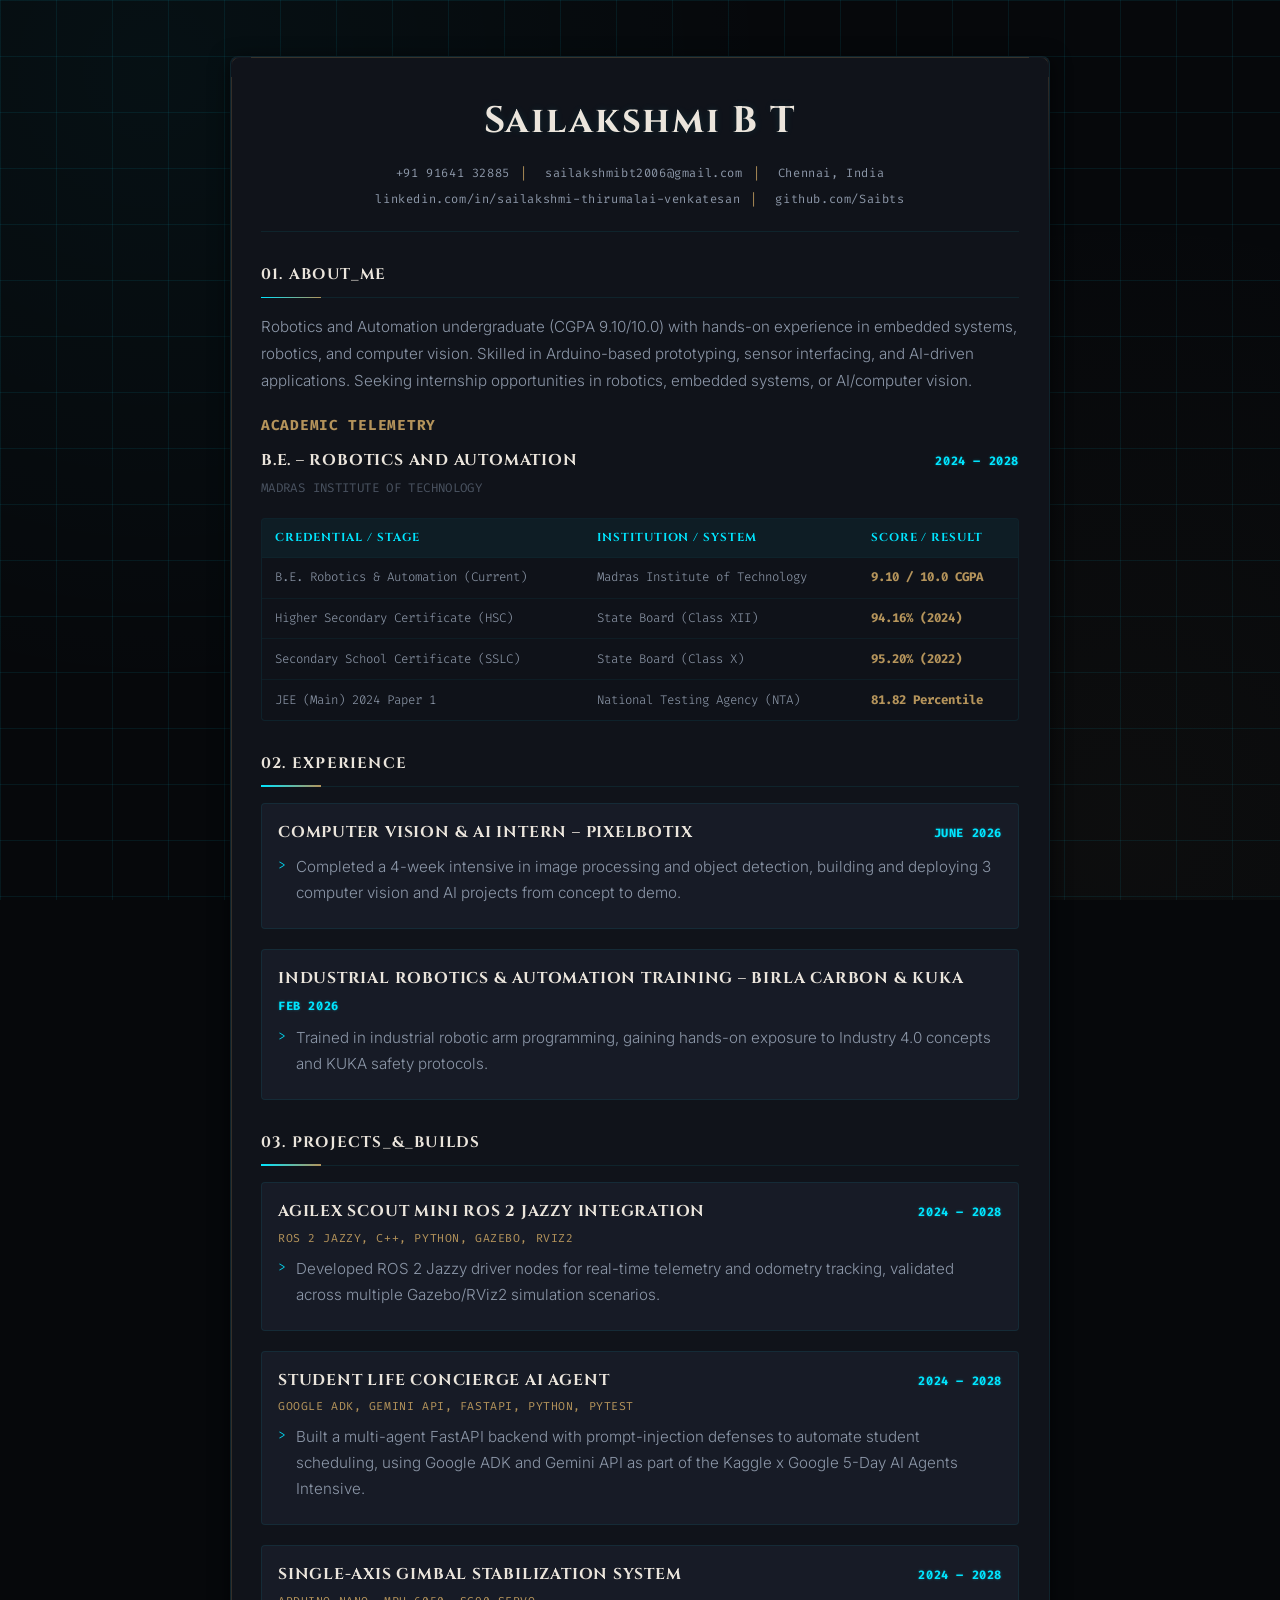
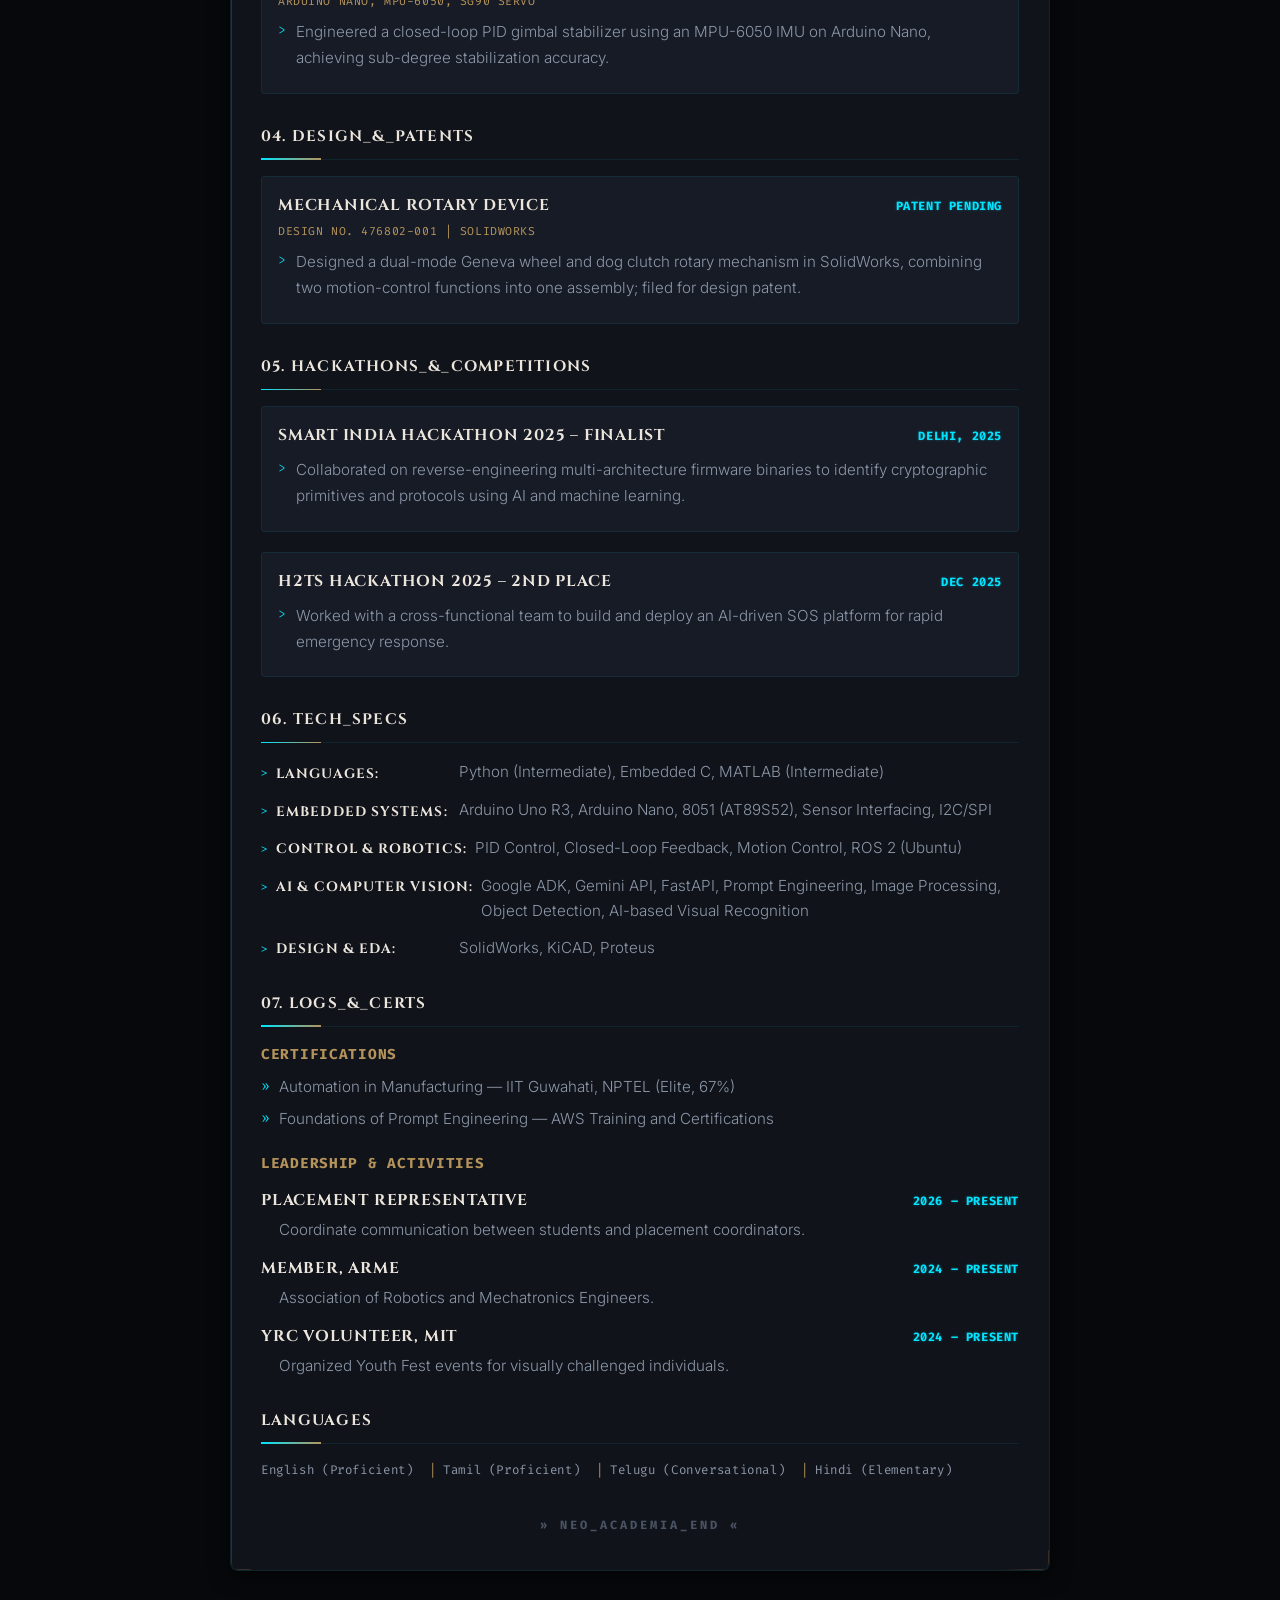
<file: resume.html>
<!DOCTYPE html>
<html lang="en">
<head>
<meta charset="UTF-8">
<meta name="viewport" content="width=device-width, initial-scale=1.0">
<title>Sailakshmi B T — Resume (Neo-Academia Edition)</title>
<link rel="icon" type="image/jpg" href="favicon.jpg">
<link rel="preconnect" href="https://fonts.googleapis.com">
<link rel="preconnect" href="https://fonts.gstatic.com" crossorigin>
<link href="https://fonts.googleapis.com/css2?family=Cinzel:wght@500;700;900&family=Inter:wght@300;400;500;600;700&family=Fira+Code:wght@400;500&display=swap" rel="stylesheet">
<style>
  :root {
    /* Neo-academia color tokens */
    --void:      #06080B; /* Slate crypt black */
    --panel:     #10131A; /* Charcoal stone card shelf */
    --panel-2:   #171B26; /* Dark leather desktop */
    --line:      rgba(0, 229, 255, 0.08); /* Cyber circuits */
    --line-strong: rgba(181, 148, 91, 0.22); /* Matte brass gold */
    --paper:     #EBE5DC; /* Warm book paper */
    --muted:     #8C97A8; /* Sleek steel gray */
    --muted-2:   #4A5361; /* Shadows */
    --signal:    #00E5FF; /* Glowing cyan */
    --volt:      #B5945B; /* Antique brass gold */

    --font-display: 'Cinzel', serif;
    --font-body: 'Inter', sans-serif;
    --font-mono: 'Fira Code', monospace;

    --radius-sm: 4px;
    --radius-md: 8px;
    --shadow-card: 0 4px 20px rgba(0,0,0,0.65), inset 0 1px 0 rgba(255,255,255,0.02);
  }

  * {
    margin: 0;
    padding: 0;
    box-sizing: border-box;
  }

  html, body {
    background-color: var(--void);
    color: var(--paper);
    font-family: var(--font-body);
    font-size: 16px;
    line-height: 1.65;
    -webkit-font-smoothing: antialiased;
    text-rendering: optimizeLegibility;
    overflow-x: hidden;
  }

  body {
    background-image:
      radial-gradient(circle at 12% 8%, rgba(0, 229, 255, 0.04), transparent 45%),
      radial-gradient(circle at 88% 92%, rgba(181, 148, 91, 0.04), transparent 45%),
      linear-gradient(var(--line) 1px, transparent 1px),
      linear-gradient(90deg, var(--line) 1px, transparent 1px);
    background-size: auto, auto, 56px 56px, 56px 56px;
    background-attachment: fixed;
    padding: 56px 20px 80px;
    position: relative;
  }

  .page {
    position: relative;
    z-index: 1;
    width: 100%;
    max-width: 820px;
    margin: 0 auto;
    background-color: var(--panel);
    border: 1px solid var(--line);
    border-radius: var(--radius-md);
    box-shadow: var(--shadow-card);
    padding: 34px 30px;
    overflow: hidden;
  }

  /* Academic framed outline */
  .page::before {
    content: '';
    position: absolute; inset: 0;
    border: 1.5px solid var(--line-strong);
    pointer-events: none;
    border-radius: var(--radius-md);
    clip-path: polygon(0 0, 20px 0, 20px 1.5px, 1.5px 1.5px, 1.5px 20px, 0 20px,
                       0 100%, 20px 100%, 20px calc(100% - 1.5px), 1.5px calc(100% - 1.5px), 1.5px calc(100% - 20px), 0 calc(100% - 20px),
                       100% 100%, 100% calc(100% - 20px), calc(100% - 1.5px) calc(100% - 20px), calc(100% - 1.5px) calc(100% - 1.5px), calc(100% - 20px) calc(100% - 1.5px), calc(100% - 20px) 100%,
                       100% 0, 100% 20px, calc(100% - 1.5px) 20px, calc(100% - 1.5px) 1.5px, calc(100% - 20px) 1.5px, calc(100% - 20px) 0);
  }

  /* ===== Header ===== */
  header {
    text-align: center;
    padding-bottom: 22px;
    margin-bottom: 30px;
    border-bottom: 1px solid var(--line);
    position: relative;
  }

  h1.name {
    font-family: var(--font-display);
    font-weight: 700;
    font-size: 2.3rem;
    color: var(--paper);
    letter-spacing: 0.05em;
    text-shadow: 0 0 8px rgba(0, 229, 255, 0.1);
  }

  .contact-line {
    margin-top: 12px;
    font-family: var(--font-mono);
    font-size: 0.75rem;
    color: var(--muted);
    letter-spacing: 0.05em;
  }

  .contact-line a {
    color: var(--muted);
    text-decoration: none;
    transition: color 0.25s ease;
  }

  .contact-line a:hover {
    color: var(--signal);
  }

  .contact-sep {
    color: var(--volt);
    margin: 0 10px;
  }

  /* ===== Sections ===== */
  section {
    margin-bottom: 30px;
    page-break-inside: avoid;
  }

  h2.section-title {
    font-family: var(--font-display);
    font-weight: 700;
    font-size: 0.95rem;
    color: var(--paper);
    letter-spacing: 0.08em;
    text-transform: uppercase;
    margin-bottom: 16px;
    padding-bottom: 10px;
    border-bottom: 1px solid var(--line);
    position: relative;
    display: block;
  }

  h2.section-title::after {
    content: '';
    position: absolute;
    bottom: -1px;
    left: 0;
    width: 60px;
    height: 1.5px;
    background: linear-gradient(90deg, var(--signal), var(--volt));
  }

  .summary-text {
    font-size: 0.95rem;
    color: var(--muted);
    line-height: 1.75;
    text-align: left;
    font-weight: 300;
  }

  /* ===== Education ===== */
  .edu-block {
    page-break-inside: avoid;
  }

  .entry-row {
    display: flex;
    justify-content: space-between;
    align-items: baseline;
    flex-wrap: wrap;
    gap: 6px;
  }

  .entry-title {
    font-family: var(--font-display);
    font-weight: 700;
    font-size: 0.98rem;
    color: var(--paper);
    letter-spacing: 0.05em;
    text-transform: uppercase;
  }

  .entry-org {
    font-family: var(--font-mono);
    color: var(--muted);
    text-transform: uppercase;
    letter-spacing: 0.05em;
    font-size: 0.78rem;
  }

  .entry-date {
    font-family: var(--font-mono);
    font-size: 0.75rem;
    color: var(--signal);
    font-weight: 700;
    text-transform: uppercase;
    letter-spacing: 0.05em;
    white-space: nowrap;
    text-shadow: 0 0 3px rgba(0, 229, 255, 0.3);
  }

  .entry-sub {
    font-family: var(--font-mono);
    font-size: 0.78rem;
    color: var(--muted-2);
    text-transform: uppercase;
    letter-spacing: 0.03em;
    margin-top: 4px;
  }

  ul.bullets {
    margin-top: 8px;
    list-style: none;
    padding-left: 0;
  }

  ul.bullets li {
    margin-bottom: 6px;
    font-size: 0.95rem;
    color: var(--muted);
    line-height: 1.7;
    padding-left: 18px;
    position: relative;
    font-weight: 300;
  }

  ul.bullets li::before {
    content: ">";
    font-family: var(--font-mono);
    position: absolute;
    left: 0;
    top: 0px;
    color: var(--signal);
    font-size: 0.8rem;
  }

  .item-block {
    margin-bottom: 20px;
    padding: 16px;
    background: var(--panel-2);
    border: 1px solid var(--line);
    border-radius: var(--radius-sm);
    page-break-inside: avoid;
    transition: border-color 0.25s ease, box-shadow 0.25s ease;
  }

  .item-block:hover {
    border-color: rgba(0, 229, 255, 0.35);
    box-shadow: 0 0 10px rgba(0, 229, 255, 0.05);
  }

  .item-block:last-child {
    margin-bottom: 0;
  }

  /* ===== Projects ===== */
  .project-meta {
    font-family: var(--font-mono);
    font-size: 0.72rem;
    color: var(--volt);
    text-transform: uppercase;
    letter-spacing: 0.05em;
    margin-top: 4px;
    margin-bottom: 8px;
  }

  /* ===== Technical Skills ===== */
  .skills-grid {
    display: flex;
    flex-direction: column;
    gap: 12px;
  }

  .skill-row {
    display: flex;
    flex-wrap: wrap;
    gap: 8px;
    align-items: baseline;
  }

  .skill-label {
    font-family: var(--font-display);
    font-weight: 700;
    color: var(--paper);
    font-size: 0.85rem;
    min-width: 190px;
    letter-spacing: 0.08em;
    text-transform: uppercase;
    display: inline-flex;
    align-items: center;
    gap: 0.5rem;
  }
  
  .skill-label::before {
    content: '>';
    color: var(--signal);
    font-size: 0.8rem;
  }

  .skill-value {
    font-family: var(--font-body);
    font-size: 0.95rem;
    color: var(--muted);
    flex: 1;
    min-width: 240px;
    font-weight: 300;
  }

  /* Academic telemetry table */
  .academic-table-wrapper {
    margin: 1.2rem 0;
    overflow-x: auto;
    border: 1px solid var(--line);
    border-radius: var(--radius-sm);
    background: rgba(16, 19, 26, 0.4);
  }
  .academic-table {
    width: 100%;
    border-collapse: collapse;
    font-family: var(--font-mono);
    font-size: 0.78rem;
    text-align: left;
  }
  .academic-table th {
    background: rgba(0, 229, 255, 0.05);
    color: var(--signal);
    font-family: var(--font-display);
    font-size: 0.72rem;
    font-weight: 700;
    text-transform: uppercase;
    letter-spacing: 0.08em;
    padding: 0.6rem 0.8rem;
    border-bottom: 1px solid var(--line);
  }
  .academic-table td {
    padding: 0.6rem 0.8rem;
    color: var(--muted);
    border-bottom: 1px solid rgba(0, 229, 255, 0.05);
    font-weight: 300;
  }
  .academic-table tr:last-child td {
    border-bottom: none;
  }
  .academic-table tr:hover td {
    color: var(--paper);
    background: rgba(0, 229, 255, 0.02);
  }
  .academic-table .score-highlight {
    color: var(--volt);
    font-weight: 700;
  }

  /* ===== Certifications & Leadership ===== */
  .simple-list {
    list-style: none;
    padding-left: 0;
  }

  .simple-list li {
    margin-bottom: 6px;
    font-size: 0.95rem;
    color: var(--muted);
    line-height: 1.7;
    padding-left: 18px;
    position: relative;
    font-weight: 300;
  }

  .simple-list li::before {
    content: "»";
    font-family: var(--font-mono);
    position: absolute;
    left: 0;
    top: 0px;
    color: var(--signal);
    font-size: 0.95rem;
  }

  .leader-block {
    margin-bottom: 14px;
    page-break-inside: avoid;
  }

  .leader-block:last-child {
    margin-bottom: 0;
  }

  .leader-bullet {
    margin-top: 3px;
    margin-left: 18px;
    font-size: 0.95rem;
    color: var(--muted);
    line-height: 1.65;
    font-weight: 300;
  }

  /* ===== Languages ===== */
  .lang-row {
    font-family: var(--font-mono);
    font-size: 0.78rem;
    color: var(--muted);
    display: flex;
    flex-wrap: wrap;
    gap: 0;
    letter-spacing: 0.05em;
  }

  .lang-row span {
    margin-right: 6px;
  }

  .lang-sep {
    color: var(--volt);
    margin: 0 10px;
  }

  /* ===== Footer rule ===== */
  .ornament {
    text-align: center;
    color: var(--muted-2);
    font-family: var(--font-mono);
    font-weight: 700;
    font-size: 0.75rem;
    margin: 36px 0 0;
    letter-spacing: 0.25em;
  }

  /* ===== Print ===== */
  @media print {
    * {
      -webkit-print-color-adjust: exact !important;
      print-color-adjust: exact !important;
      color-adjust: exact !important;
    }

    body {
      background-color: var(--void) !important;
      padding: 0;
    }

    .page {
      max-width: 100%;
      padding: 30px 36px;
      border: 1px solid var(--line);
    }

    section {
      page-break-inside: avoid;
    }

    .item-block, .leader-block, .edu-block {
      page-break-inside: avoid;
    }

    h2.section-title {
      page-break-after: avoid;
    }

    @page {
      margin: 0.4in;
      background: var(--void);
    }
  }

  @media (max-width: 640px) {
    body {
      font-size: 14px;
      padding: 28px 14px 50px;
    }

    .page {
      width: 100%;
      max-width: 100%;
      margin: 0 auto;
      padding: 20px 15px;
    }

    h1.name {
      font-size: 2.1rem;
    }

    h2.section-title {
      font-size: 0.88rem;
    }

    .contact-line {
      font-size: 0.78rem;
      line-height: 1.6;
    }

    .entry-title {
      font-size: 0.9rem;
    }

    .entry-sub,
    .entry-date,
    .project-meta,
    .skill-value,
    .lang-row,
    .simple-list li,
    .leader-bullet,
    .summary-text,
    ul.bullets li {
      font-size: 0.92rem;
    }

    .entry-row {
      flex-direction: column;
      align-items: flex-start;
      gap: 4px;
    }

    .skill-label {
      min-width: 100%;
      font-size: 0.8rem;
    }

    .skill-value {
      min-width: 0;
    }

    .lang-row {
      gap: 6px;
    }
  }
</style>
</head>
<body>

<div class="page">

  <header>
    <h1 class="name">Sailakshmi B T</h1>
    <div class="contact-line">
      <span>+91 91641 32885</span><span class="contact-sep">|</span>
      <a href="mailto:sailakshmibt2006@gmail.com">sailakshmibt2006@gmail.com</a><span class="contact-sep">|</span>
      <span>Chennai, India</span>
      <br style="display:block; margin-top:6px; content:'';">
      <a href="https://linkedin.com/in/sailakshmi-thirumalai-venkatesan" target="_blank" rel="noopener">linkedin.com/in/sailakshmi-thirumalai-venkatesan</a><span class="contact-sep">|</span>
      <a href="https://github.com/Saibts" target="_blank" rel="noopener">github.com/Saibts</a>
    </div>
  </header>

  <section>
    <h2 class="section-title">01. About_Me</h2>
    <p class="summary-text">Robotics and Automation undergraduate (CGPA 9.10/10.0) with hands-on experience in embedded systems, robotics, and computer vision. Skilled in Arduino-based prototyping, sensor interfacing, and AI-driven applications. Seeking internship opportunities in robotics, embedded systems, or AI/computer vision.</p>

    <h3 class="entry-title" style="margin-top: 20px; font-size: 0.9rem; color: var(--volt); font-family: var(--font-mono); text-transform: uppercase; letter-spacing: 0.05em; margin-bottom: 10px;">Academic Telemetry</h3>
    <div class="edu-block">
      <div class="entry-row">
        <span class="entry-title">B.E. – Robotics and Automation</span>
        <span class="entry-date">2024 – 2028</span>
      </div>
      <div class="entry-sub">Madras Institute of Technology</div>
      <div class="academic-table-wrapper">
        <table class="academic-table">
          <thead>
            <tr>
              <th>Credential / Stage</th>
              <th>Institution / System</th>
              <th>Score / Result</th>
            </tr>
          </thead>
          <tbody>
            <tr>
              <td>B.E. Robotics &amp; Automation (Current)</td>
              <td>Madras Institute of Technology</td>
              <td class="score-highlight">9.10 / 10.0 CGPA</td>
            </tr>
            <tr>
              <td>Higher Secondary Certificate (HSC)</td>
              <td>State Board (Class XII)</td>
              <td class="score-highlight">94.16% (2024)</td>
            </tr>
            <tr>
              <td>Secondary School Certificate (SSLC)</td>
              <td>State Board (Class X)</td>
              <td class="score-highlight">95.20% (2022)</td>
            </tr>
            <tr>
              <td>JEE (Main) 2024 Paper 1</td>
              <td>National Testing Agency (NTA)</td>
              <td class="score-highlight">81.82 Percentile</td>
            </tr>
          </tbody>
        </table>
      </div>
    </div>
  </section>

  <section>
    <h2 class="section-title">02. Experience</h2>

    <div class="item-block">
      <div class="entry-row">
        <span class="entry-title">Computer Vision &amp; AI Intern – PixelBotix</span>
        <span class="entry-date">June 2026</span>
      </div>
      <ul class="bullets">
        <li>Completed a 4-week intensive in image processing and object detection, building and deploying 3 computer vision and AI projects from concept to demo.</li>
      </ul>
    </div>

    <div class="item-block">
      <div class="entry-row">
        <span class="entry-title">Industrial Robotics &amp; Automation Training – Birla Carbon &amp; KUKA</span>
        <span class="entry-date">Feb 2026</span>
      </div>
      <ul class="bullets">
        <li>Trained in industrial robotic arm programming, gaining hands-on exposure to Industry 4.0 concepts and KUKA safety protocols.</li>
      </ul>
    </div>
  </section>

  <section>
    <h2 class="section-title">03. Projects_&amp;_Builds</h2>

    <div class="item-block">
      <div class="entry-row">
        <span class="entry-title">AgileX Scout Mini ROS 2 Jazzy Integration</span>
        <span class="entry-date">2024 – 2028</span>
      </div>
      <div class="project-meta">ROS 2 Jazzy, C++, Python, Gazebo, RViz2</div>
      <ul class="bullets">
        <li>Developed ROS 2 Jazzy driver nodes for real-time telemetry and odometry tracking, validated across multiple Gazebo/RViz2 simulation scenarios.</li>
      </ul>
    </div>

    <div class="item-block">
      <div class="entry-row">
        <span class="entry-title">Student Life Concierge AI Agent</span>
        <span class="entry-date">2024 – 2028</span>
      </div>
      <div class="project-meta">Google ADK, Gemini API, FastAPI, Python, Pytest</div>
      <ul class="bullets">
        <li>Built a multi-agent FastAPI backend with prompt-injection defenses to automate student scheduling, using Google ADK and Gemini API as part of the Kaggle x Google 5-Day AI Agents Intensive.</li>
      </ul>
    </div>

    <div class="item-block">
      <div class="entry-row">
        <span class="entry-title">Single-Axis Gimbal Stabilization System</span>
        <span class="entry-date">2024 – 2028</span>
      </div>
      <div class="project-meta">Arduino Nano, MPU-6050, SG90 Servo</div>
      <ul class="bullets">
        <li>Engineered a closed-loop PID gimbal stabilizer using an MPU-6050 IMU on Arduino Nano, achieving sub-degree stabilization accuracy.</li>
      </ul>
    </div>
  </section>

  <section>
    <h2 class="section-title">04. Design_&amp;_Patents</h2>
    <div class="item-block">
      <div class="entry-row">
        <span class="entry-title">Mechanical Rotary Device</span>
        <span class="entry-date">Patent Pending</span>
      </div>
      <div class="project-meta">Design No. 476802-001 | SolidWorks</div>
      <ul class="bullets">
        <li>Designed a dual-mode Geneva wheel and dog clutch rotary mechanism in SolidWorks, combining two motion-control functions into one assembly; filed for design patent.</li>
      </ul>
    </div>
  </section>

  <section>
    <h2 class="section-title">05. Hackathons_&amp;_Competitions</h2>

    <div class="item-block">
      <div class="entry-row">
        <span class="entry-title">Smart India Hackathon 2025 – Finalist</span>
        <span class="entry-date">Delhi, 2025</span>
      </div>
      <ul class="bullets">
        <li>Collaborated on reverse-engineering multi-architecture firmware binaries to identify cryptographic primitives and protocols using AI and machine learning.</li>
      </ul>
    </div>

    <div class="item-block">
      <div class="entry-row">
        <span class="entry-title">H2TS Hackathon 2025 – 2nd Place</span>
        <span class="entry-date">Dec 2025</span>
      </div>
      <ul class="bullets">
        <li>Worked with a cross-functional team to build and deploy an AI-driven SOS platform for rapid emergency response.</li>
      </ul>
    </div>
  </section>

  <section>
    <h2 class="section-title">06. Tech_Specs</h2>
    <div class="skills-grid">
      <div class="skill-row">
        <span class="skill-label">Languages:</span>
        <span class="skill-value">Python (Intermediate), Embedded C, MATLAB (Intermediate)</span>
      </div>
      <div class="skill-row">
        <span class="skill-label">Embedded Systems:</span>
        <span class="skill-value">Arduino Uno R3, Arduino Nano, 8051 (AT89S52), Sensor Interfacing, I2C/SPI</span>
      </div>
      <div class="skill-row">
        <span class="skill-label">Control &amp; Robotics:</span>
        <span class="skill-value">PID Control, Closed-Loop Feedback, Motion Control, ROS 2 (Ubuntu)</span>
      </div>
      <div class="skill-row">
        <span class="skill-label">AI &amp; Computer Vision:</span>
        <span class="skill-value">Google ADK, Gemini API, FastAPI, Prompt Engineering, Image Processing, Object Detection, AI-based Visual Recognition</span>
      </div>
      <div class="skill-row">
        <span class="skill-label">Design &amp; EDA:</span>
        <span class="skill-value">SolidWorks, KiCAD, Proteus</span>
      </div>
    </div>
  </section>

  <section>
    <h2 class="section-title">07. Logs_&amp;_Certs</h2>
    <h3 class="entry-title" style="margin-top: 10px; font-size: 0.9rem; color: var(--volt); font-family: var(--font-mono); text-transform: uppercase; letter-spacing: 0.05em;">Certifications</h3>
    <ul class="simple-list" style="margin-top: 8px; margin-bottom: 20px;">
      <li>Automation in Manufacturing — IIT Guwahati, NPTEL (Elite, 67%)</li>
      <li>Foundations of Prompt Engineering — AWS Training and Certifications</li>
    </ul>

    <h3 class="entry-title" style="margin-top: 15px; font-size: 0.9rem; color: var(--volt); font-family: var(--font-mono); text-transform: uppercase; letter-spacing: 0.05em; margin-bottom: 12px;">Leadership &amp; Activities</h3>
    <div class="leader-block">
      <div class="entry-row">
        <span class="entry-title">Placement Representative</span>
        <span class="entry-date">2026 – Present</span>
      </div>
      <div class="leader-bullet">Coordinate communication between students and placement coordinators.</div>
    </div>
    <div class="leader-block">
      <div class="entry-row">
        <span class="entry-title">Member, ARME</span>
        <span class="entry-date">2024 – Present</span>
      </div>
      <div class="leader-bullet">Association of Robotics and Mechatronics Engineers.</div>
    </div>
    <div class="leader-block">
      <div class="entry-row">
        <span class="entry-title">YRC Volunteer, MIT</span>
        <span class="entry-date">2024 – Present</span>
      </div>
      <div class="leader-bullet">Organized Youth Fest events for visually challenged individuals.</div>
    </div>
  </section>

  <section>
    <h2 class="section-title">Languages</h2>
    <div class="lang-row">
      <span>English (Proficient)</span><span class="lang-sep">|</span>
      <span>Tamil (Proficient)</span><span class="lang-sep">|</span>
      <span>Telugu (Conversational)</span><span class="lang-sep">|</span>
      <span>Hindi (Elementary)</span>
    </div>
  </section>

  <div class="ornament">» NEO_ACADEMIA_END «</div>

</div>

</body>
</html>
</file>
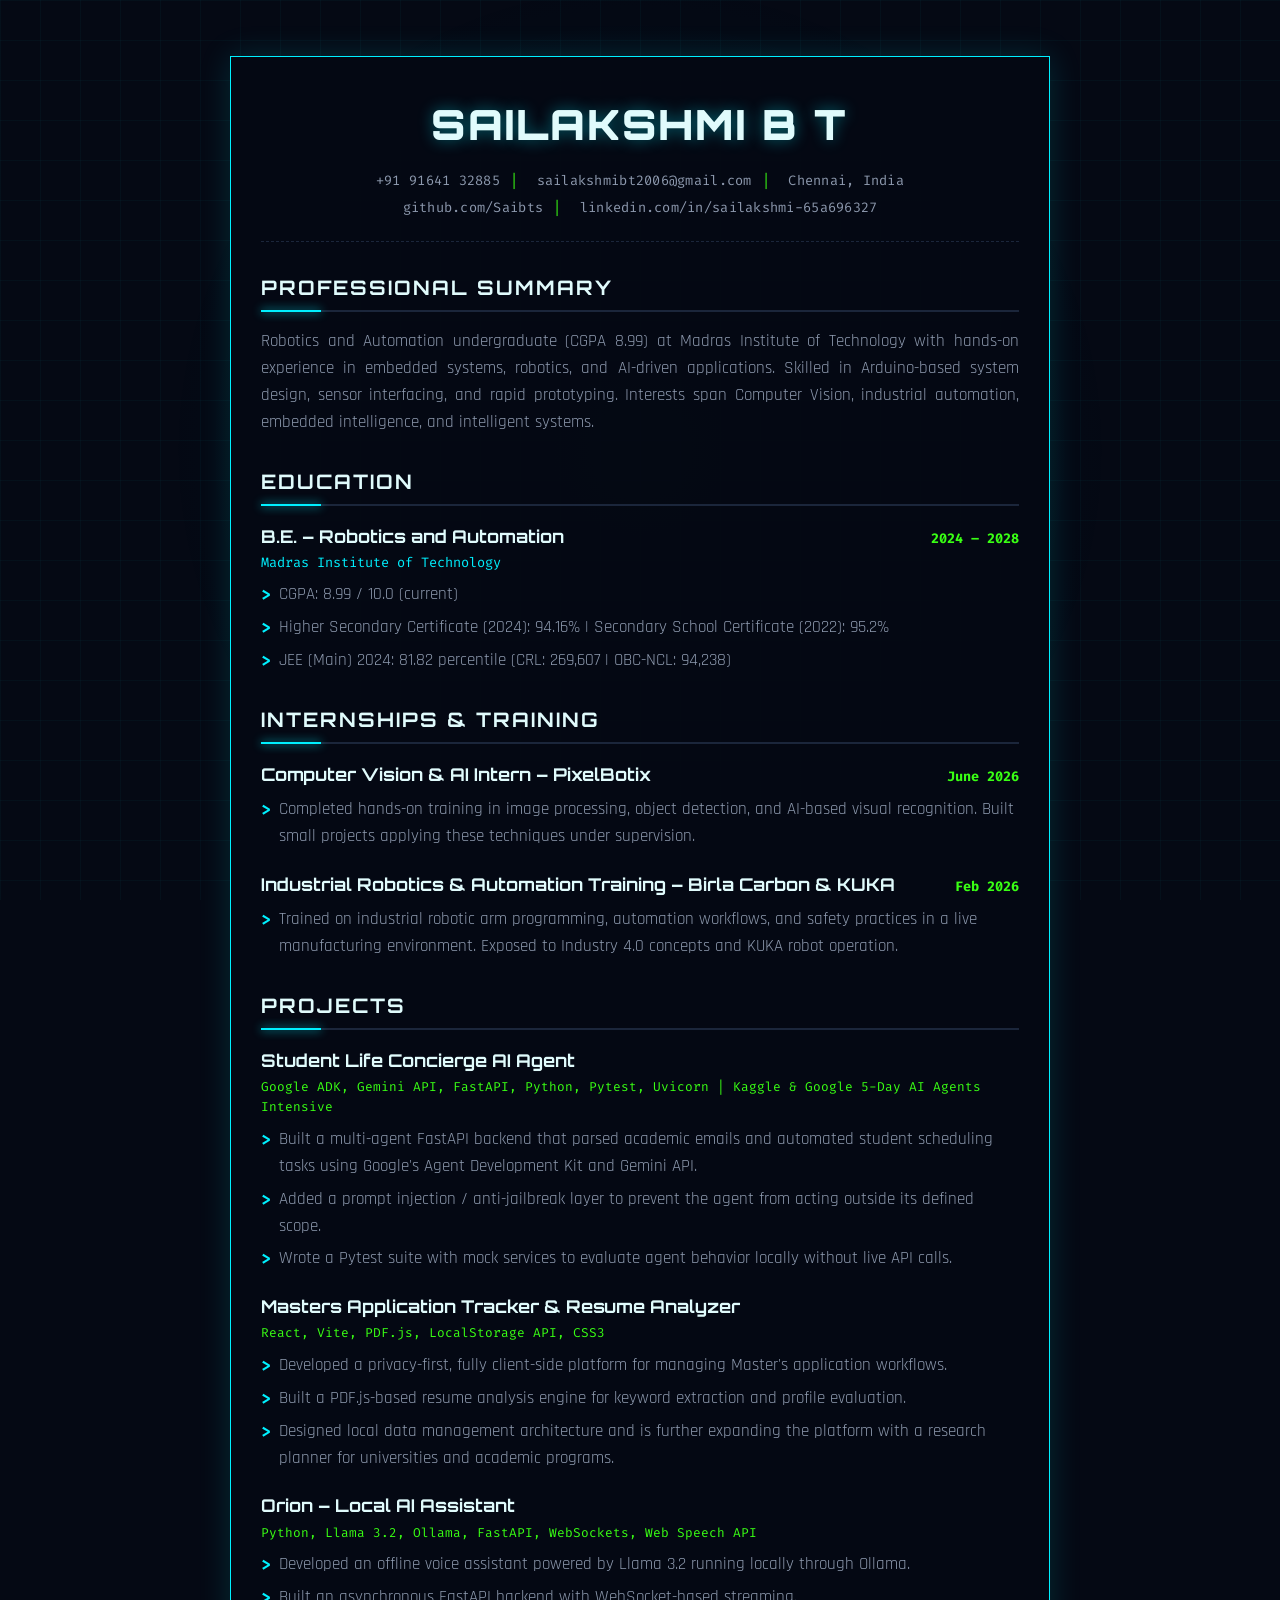
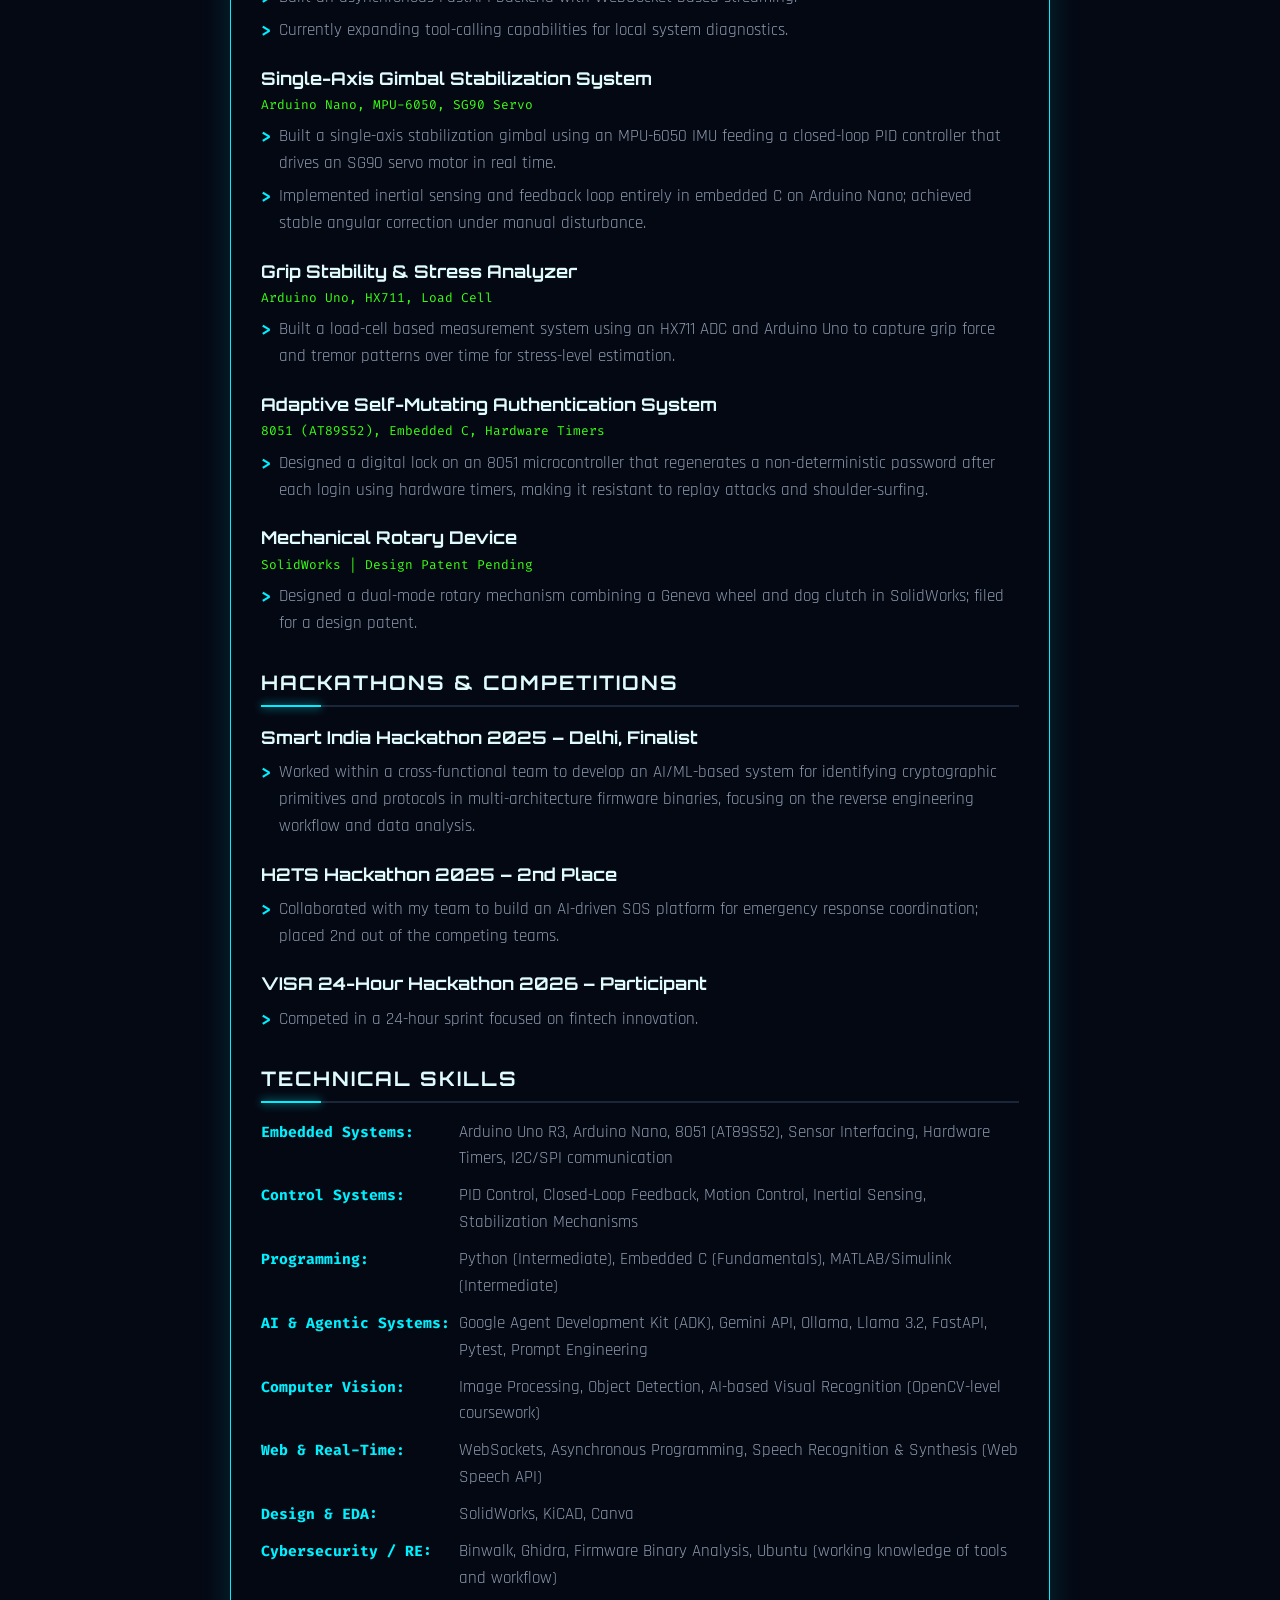
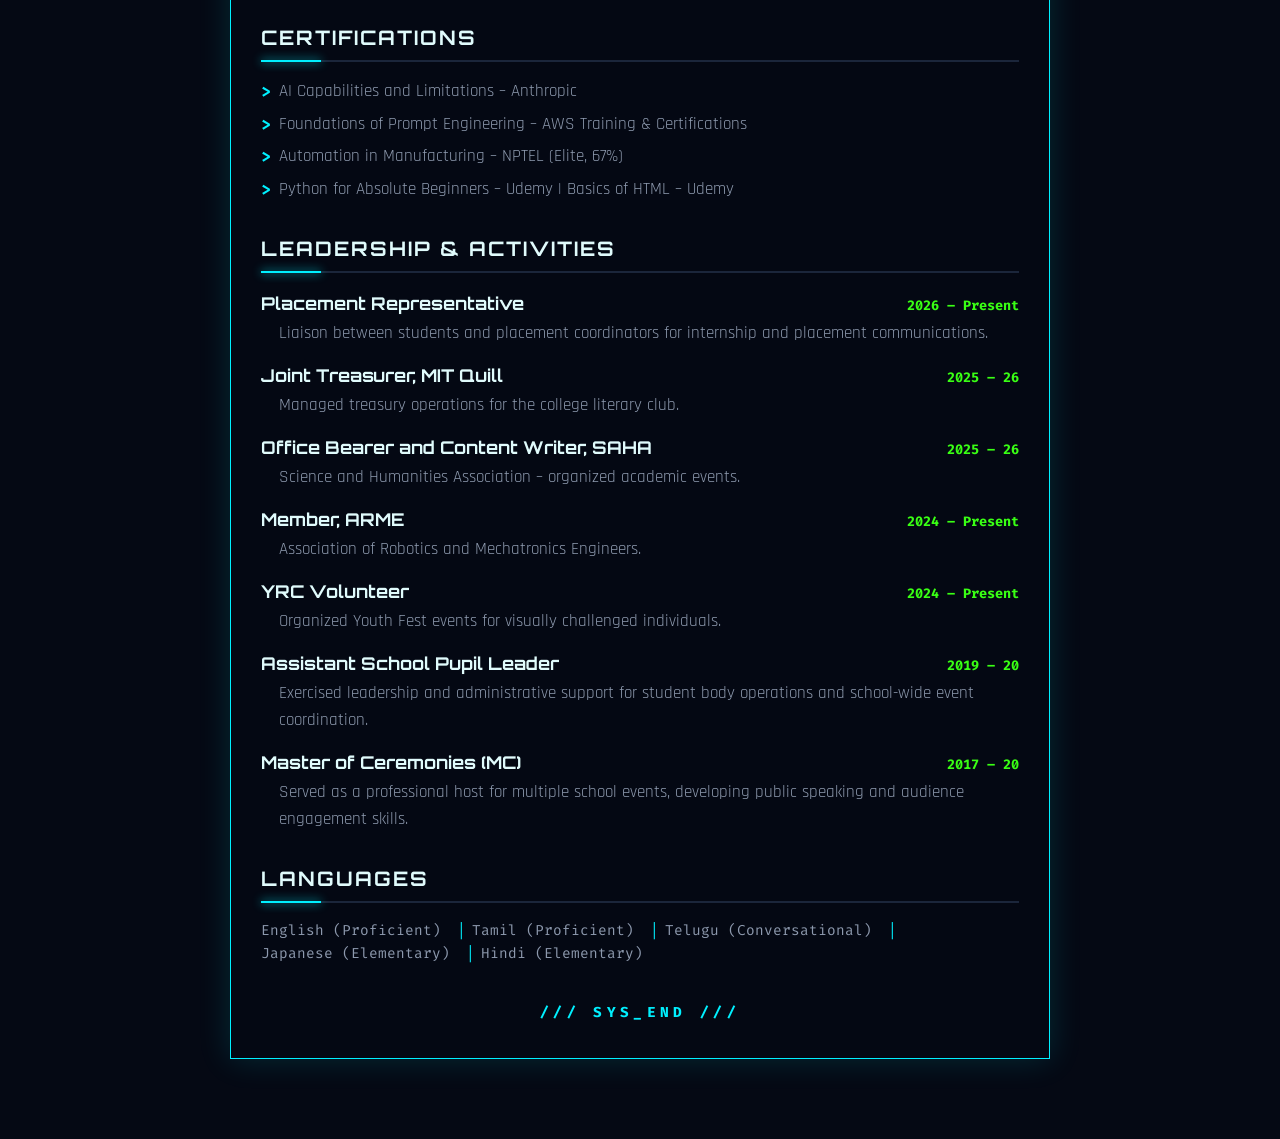
<file: Sailakshmi_BT_Resume.html>
<!DOCTYPE html>
<html lang="en">
<head>
<meta charset="UTF-8">
<meta name="viewport" content="width=device-width, initial-scale=1.0">
<title>Sailakshmi B T — Resume [SYS_ACTIVE]</title>
<link rel="icon" type="image/jpg" href="favicon.jpg">
<link rel="preconnect" href="https://fonts.googleapis.com">
<link rel="preconnect" href="https://fonts.gstatic.com" crossorigin>
<link href="https://fonts.googleapis.com/css2?family=Fira+Code:wght@400;700&family=Orbitron:wght@400;700;900&family=Rajdhani:wght@400;500;700&display=swap" rel="stylesheet">
<style>
  :root {
    /* Cyber-Bio / Synth-Tech Palette */
    --bg-main: #050914; 
    --bg-surface: rgba(5, 9, 20, 0.95); 
    --text-main: #e0fbfc; 
    --text-muted: #8d99ae; 
    --cyan: #00f0ff; /* Neon Cyan */
    --bio-green: #39ff14; /* Bio-luminescent Green */
    --border: #1b263b; 
    --panel-shadow: 0 0 30px rgba(0, 240, 255, 0.15);
  }

  * {
    margin: 0;
    padding: 0;
    box-sizing: border-box;
  }

  html, body {
    background-color: var(--bg-main);
    color: var(--text-main);
    font-family: 'Rajdhani', sans-serif;
    font-size: 16px;
    line-height: 1.6;
    cursor: crosshair;
  }

  a, button, label, input, textarea {
    cursor: pointer !important;
  }

  body {
    background-image: 
      linear-gradient(rgba(0, 240, 255, 0.03) 1px, transparent 1px),
      linear-gradient(90deg, rgba(0, 240, 255, 0.03) 1px, transparent 1px);
    background-size: 40px 40px;
    background-attachment: fixed;
    padding: 56px 20px 80px;
  }

  body::before {
    content: '';
    position: fixed;
    inset: 0;
    pointer-events: none;
    background: radial-gradient(circle 600px at 50vw 50vh, rgba(0, 240, 255, 0.05), transparent 80%);
    z-index: 0;
  }

  .page {
    position: relative;
    z-index: 1;
    width: 100%;
    max-width: 820px;
    margin: 0 auto;
    background-color: var(--bg-surface);
    border: 1px solid var(--cyan);
    box-shadow: var(--panel-shadow);
    border-radius: 0;
    padding: 34px 30px;
  }

  /* ===== Header ===== */
  header {
    text-align: center;
    padding-bottom: 22px;
    margin-bottom: 30px;
    border-bottom: 1px dashed var(--border);
  }

  h1.name {
    font-family: 'Orbitron', sans-serif;
    font-weight: 900;
    font-size: 2.6rem;
    letter-spacing: 0.05em;
    color: var(--text-main);
    text-transform: uppercase;
    text-shadow: 0 0 15px rgba(0, 240, 255, 0.4);
  }

  .contact-line {
    margin-top: 12px;
    font-family: 'Fira Code', monospace;
    font-size: 0.85rem;
    color: var(--text-muted);
    letter-spacing: 0.02em;
  }

  .contact-line a {
    color: var(--text-muted);
    text-decoration: none;
    transition: all 0.3s ease;
  }

  .contact-line a:hover {
    color: var(--cyan);
    text-shadow: 0 0 8px var(--cyan);
  }

  .contact-sep {
    color: var(--bio-green);
    margin: 0 10px;
  }

  /* ===== Sections ===== */
  section {
    margin-bottom: 30px;
    page-break-inside: avoid;
  }

  h2.section-title {
    font-family: 'Orbitron', sans-serif;
    font-weight: 700;
    font-size: 1.25rem;
    color: var(--text-main);
    text-transform: uppercase;
    letter-spacing: 0.1em;
    margin-bottom: 16px;
    padding-bottom: 6px;
    border-bottom: 2px solid var(--border);
    position: relative;
    display: block;
  }

  h2.section-title::after {
    content: '';
    position: absolute;
    bottom: -2px;
    left: 0;
    width: 60px;
    height: 2px;
    background: var(--cyan);
    box-shadow: 0 0 10px var(--cyan);
  }

  .summary-text {
    font-size: 1.05rem;
    color: var(--text-muted);
    text-align: justify;
  }

  /* ===== Education ===== */
  .edu-block {
    page-break-inside: avoid;
  }

  .entry-row {
    display: flex;
    justify-content: space-between;
    align-items: baseline;
    flex-wrap: wrap;
    gap: 6px;
  }

  .entry-title {
    font-family: 'Orbitron', sans-serif;
    font-weight: 700;
    font-size: 1.1rem;
    color: var(--text-main);
  }

  .entry-org {
    font-family: 'Fira Code', monospace;
    color: var(--text-muted);
    text-transform: uppercase;
    font-size: 0.9rem;
  }

  .entry-date {
    font-family: 'Fira Code', monospace;
    font-size: 0.85rem;
    color: var(--bio-green);
    font-weight: bold;
    white-space: nowrap;
  }

  .entry-sub {
    font-family: 'Fira Code', monospace;
    font-size: 0.85rem;
    color: var(--cyan);
    margin-top: 2px;
  }

  ul.bullets {
    margin-top: 8px;
    list-style: none;
    padding-left: 0;
  }

  ul.bullets li {
    margin-bottom: 6px;
    font-size: 1.05rem;
    color: var(--text-muted);
    padding-left: 18px;
    position: relative;
  }

  ul.bullets li::before {
    content: ">";
    font-family: 'Fira Code', monospace;
    position: absolute;
    left: 0;
    color: var(--cyan);
    font-weight: 900;
  }

  .item-block {
    margin-bottom: 20px;
    page-break-inside: avoid;
  }

  .item-block:last-child {
    margin-bottom: 0;
  }

  /* ===== Projects ===== */
  .project-meta {
    font-family: 'Fira Code', monospace;
    font-size: 0.8rem;
    color: var(--bio-green);
    margin-top: 3px;
    margin-bottom: 8px;
  }

  /* ===== Technical Skills ===== */
  .skills-grid {
    display: flex;
    flex-direction: column;
    gap: 10px;
  }

  .skill-row {
    display: flex;
    flex-wrap: wrap;
    gap: 8px;
    align-items: baseline;
  }

  .skill-label {
    font-family: 'Fira Code', monospace;
    font-weight: 700;
    color: var(--cyan);
    font-size: 0.92rem;
    min-width: 190px;
  }

  .skill-value {
    font-family: 'Rajdhani', sans-serif;
    font-size: 1.05rem;
    color: var(--text-muted);
    flex: 1;
    min-width: 240px;
  }

  /* ===== Certifications & Leadership ===== */
  .simple-list {
    list-style: none;
    padding-left: 0;
  }

  .simple-list li {
    margin-bottom: 6px;
    font-size: 1.05rem;
    color: var(--text-muted);
    padding-left: 18px;
    position: relative;
  }

  .simple-list li::before {
    content: ">";
    font-family: 'Fira Code', monospace;
    position: absolute;
    left: 0;
    color: var(--cyan);
    font-weight: 900;
  }

  .leader-block {
    margin-bottom: 14px;
    page-break-inside: avoid;
  }

  .leader-block:last-child {
    margin-bottom: 0;
  }

  .leader-bullet {
    margin-top: 3px;
    margin-left: 18px;
    font-size: 1.05rem;
    color: var(--text-muted);
  }

  /* ===== Languages ===== */
  .lang-row {
    font-family: 'Fira Code', monospace;
    font-size: 0.9rem;
    color: var(--text-muted);
    display: flex;
    flex-wrap: wrap;
    gap: 0;
  }

  .lang-row span {
    margin-right: 6px;
  }

  .lang-sep {
    color: var(--cyan);
    margin: 0 10px;
  }

  /* ===== Footer rule ===== */
  .ornament {
    text-align: center;
    color: var(--cyan);
    font-family: 'Fira Code', monospace;
    font-weight: 700;
    font-size: 0.9rem;
    margin: 36px 0 0;
    letter-spacing: 0.3em;
  }

  /* ===== Print ===== */
  @media print {
    * {
      -webkit-print-color-adjust: exact !important;
      print-color-adjust: exact !important;
      color-adjust: exact !important;
      cursor: auto !important; 
    }

    body {
      background-color: var(--bg-main) !important;
      padding: 0;
    }

    .page {
      max-width: 100%;
      padding: 30px 36px;
      border: 1px solid var(--cyan);
    }

    section {
      page-break-inside: avoid;
    }

    .item-block, .leader-block, .edu-block {
      page-break-inside: avoid;
    }

    h2.section-title {
      page-break-after: avoid;
    }

    @page {
      margin: 0.4in;
      background: var(--bg-main);
    }
  }

  @media (max-width: 640px) {
    body {
      font-size: 14px;
      padding: 28px 14px 50px;
    }

    .page {
      width: 100%;
      max-width: 100%;
      margin: 0 auto;
      padding: 20px 15px;
    }

    h1.name {
      font-size: 2rem;
    }

    h2.section-title {
      font-size: 1.1rem;
    }

    .contact-line {
      font-size: 0.78rem;
      line-height: 1.6;
    }

    .entry-title {
      font-size: 1rem;
    }

    .entry-sub,
    .entry-date,
    .project-meta,
    .skill-value,
    .lang-row,
    .simple-list li,
    .leader-bullet,
    .summary-text,
    ul.bullets li {
      font-size: 0.95rem;
    }

    .entry-row {
      flex-direction: column;
      align-items: flex-start;
      gap: 4px;
    }

    .skill-label {
      min-width: 100%;
      font-size: 0.9rem;
    }

    .skill-value {
      min-width: 0;
    }

    .lang-row {
      gap: 6px;
    }
  }
</style>
</head>
<body>

<div class="page">

  <header>
    <h1 class="name">Sailakshmi B T</h1>
    <div class="contact-line">
      <span>+91 91641 32885</span><span class="contact-sep">|</span>
      <a href="mailto:sailakshmibt2006@gmail.com">sailakshmibt2006@gmail.com</a><span class="contact-sep">|</span>
      <span>Chennai, India</span>
      <br style="display:block; margin-top:6px; content:'';">
      <a href="https://github.com/Saibts" target="_blank" rel="noopener">github.com/Saibts</a><span class="contact-sep">|</span>
      <a href="https://linkedin.com/in/sailakshmi-65a696327" target="_blank" rel="noopener">linkedin.com/in/sailakshmi-65a696327</a>
    </div>
  </header>

  <section>
    <h2 class="section-title">Professional Summary</h2>
    <p class="summary-text">Robotics and Automation undergraduate (CGPA 8.99) at Madras Institute of Technology with hands-on experience in embedded systems, robotics, and AI-driven applications. Skilled in Arduino-based system design, sensor interfacing, and rapid prototyping. Interests span Computer Vision, industrial automation, embedded intelligence, and intelligent systems.</p>
  </section>

  <section>
    <h2 class="section-title">Education</h2>
    <div class="edu-block">
      <div class="entry-row">
        <span class="entry-title">B.E. – Robotics and Automation</span>
        <span class="entry-date">2024 – 2028</span>
      </div>
      <div class="entry-sub">Madras Institute of Technology</div>
      <ul class="bullets">
        <li>CGPA: 8.99 / 10.0 (current)</li>
        <li>Higher Secondary Certificate (2024): 94.16% | Secondary School Certificate (2022): 95.2%</li>
        <li>JEE (Main) 2024: 81.82 percentile (CRL: 269,607 | OBC-NCL: 94,238)</li>
      </ul>
    </div>
  </section>

  <section>
    <h2 class="section-title">Internships &amp; Training</h2>

    <div class="item-block">
      <div class="entry-row">
        <span class="entry-title">Computer Vision &amp; AI Intern – PixelBotix</span>
        <span class="entry-date">June 2026</span>
      </div>
      <ul class="bullets">
        <li>Completed hands-on training in image processing, object detection, and AI-based visual recognition. Built small projects applying these techniques under supervision.</li>
      </ul>
    </div>

    <div class="item-block">
      <div class="entry-row">
        <span class="entry-title">Industrial Robotics &amp; Automation Training – Birla Carbon &amp; KUKA</span>
        <span class="entry-date">Feb 2026</span>
      </div>
      <ul class="bullets">
        <li>Trained on industrial robotic arm programming, automation workflows, and safety practices in a live manufacturing environment. Exposed to Industry 4.0 concepts and KUKA robot operation.</li>
      </ul>
    </div>
  </section>

  <section>
    <h2 class="section-title">Projects</h2>

    <div class="item-block">
      <div class="entry-title">Student Life Concierge AI Agent</div>
      <div class="project-meta">Google ADK, Gemini API, FastAPI, Python, Pytest, Uvicorn | Kaggle &amp; Google 5-Day AI Agents Intensive</div>
      <ul class="bullets">
        <li>Built a multi-agent FastAPI backend that parsed academic emails and automated student scheduling tasks using Google's Agent Development Kit and Gemini API.</li>
        <li>Added a prompt injection / anti-jailbreak layer to prevent the agent from acting outside its defined scope.</li>
        <li>Wrote a Pytest suite with mock services to evaluate agent behavior locally without live API calls.</li>
      </ul>
    </div>

    <div class="item-block">
      <div class="entry-title">Masters Application Tracker &amp; Resume Analyzer</div>
      <div class="project-meta">React, Vite, PDF.js, LocalStorage API, CSS3</div>
      <ul class="bullets">
        <li>Developed a privacy-first, fully client-side platform for managing Master's application workflows.</li>
        <li>Built a PDF.js-based resume analysis engine for keyword extraction and profile evaluation.</li>
        <li>Designed local data management architecture and is further expanding the platform with a research planner for universities and academic programs.</li>
      </ul>
    </div>

    <div class="item-block">
      <div class="entry-title">Orion – Local AI Assistant</div>
      <div class="project-meta">Python, Llama 3.2, Ollama, FastAPI, WebSockets, Web Speech API</div>
      <ul class="bullets">
        <li>Developed an offline voice assistant powered by Llama 3.2 running locally through Ollama.</li>
        <li>Built an asynchronous FastAPI backend with WebSocket-based streaming.</li>
        <li>Currently expanding tool-calling capabilities for local system diagnostics.</li>
      </ul>
    </div>

    <div class="item-block">
      <div class="entry-title">Single-Axis Gimbal Stabilization System</div>
      <div class="project-meta">Arduino Nano, MPU-6050, SG90 Servo</div>
      <ul class="bullets">
        <li>Built a single-axis stabilization gimbal using an MPU-6050 IMU feeding a closed-loop PID controller that drives an SG90 servo motor in real time.</li>
        <li>Implemented inertial sensing and feedback loop entirely in embedded C on Arduino Nano; achieved stable angular correction under manual disturbance.</li>
      </ul>
    </div>

    <div class="item-block">
      <div class="entry-title">Grip Stability &amp; Stress Analyzer</div>
      <div class="project-meta">Arduino Uno, HX711, Load Cell</div>
      <ul class="bullets">
        <li>Built a load-cell based measurement system using an HX711 ADC and Arduino Uno to capture grip force and tremor patterns over time for stress-level estimation.</li>
      </ul>
    </div>

    <div class="item-block">
      <div class="entry-title">Adaptive Self-Mutating Authentication System</div>
      <div class="project-meta">8051 (AT89S52), Embedded C, Hardware Timers</div>
      <ul class="bullets">
        <li>Designed a digital lock on an 8051 microcontroller that regenerates a non-deterministic password after each login using hardware timers, making it resistant to replay attacks and shoulder-surfing.</li>
      </ul>
    </div>

    <div class="item-block">
      <div class="entry-title">Mechanical Rotary Device</div>
      <div class="project-meta">SolidWorks | Design Patent Pending</div>
      <ul class="bullets">
        <li>Designed a dual-mode rotary mechanism combining a Geneva wheel and dog clutch in SolidWorks; filed for a design patent.</li>
      </ul>
    </div>
  </section>

  <section>
    <h2 class="section-title">Hackathons &amp; Competitions</h2>

    <div class="item-block">
      <div class="entry-title">Smart India Hackathon 2025 – Delhi, Finalist</div>
      <ul class="bullets">
        <li>Worked within a cross-functional team to develop an AI/ML-based system for identifying cryptographic primitives and protocols in multi-architecture firmware binaries, focusing on the reverse engineering workflow and data analysis. </li>
      </ul>
    </div>

    <div class="item-block">
      <div class="entry-title">H2TS Hackathon 2025 – 2nd Place</div>
      <ul class="bullets">
        <li>Collaborated with my team to build an AI-driven SOS platform for emergency response coordination; placed 2nd out of the competing teams. </li>
      </ul>
    </div>

    <div class="item-block">
      <div class="entry-title">VISA 24-Hour Hackathon 2026 – Participant</div>
      <ul class="bullets">
        <li>Competed in a 24-hour sprint focused on fintech innovation.</li>
      </ul>
    </div>
  </section>

  <section>
    <h2 class="section-title">Technical Skills</h2>
    <div class="skills-grid">
      <div class="skill-row">
        <span class="skill-label">Embedded Systems:</span>
        <span class="skill-value">Arduino Uno R3, Arduino Nano, 8051 (AT89S52), Sensor Interfacing, Hardware Timers, I2C/SPI communication</span>
      </div>
      <div class="skill-row">
        <span class="skill-label">Control Systems:</span>
        <span class="skill-value">PID Control, Closed-Loop Feedback, Motion Control, Inertial Sensing, Stabilization Mechanisms</span>
      </div>
      <div class="skill-row">
        <span class="skill-label">Programming:</span>
        <span class="skill-value">Python (Intermediate), Embedded C (Fundamentals), MATLAB/Simulink (Intermediate)</span>
      </div>
      <div class="skill-row">
        <span class="skill-label">AI &amp; Agentic Systems:</span>
        <span class="skill-value">Google Agent Development Kit (ADK), Gemini API, Ollama, Llama 3.2, FastAPI, Pytest, Prompt Engineering</span>
      </div>
      <div class="skill-row">
        <span class="skill-label">Computer Vision:</span>
        <span class="skill-value">Image Processing, Object Detection, AI-based Visual Recognition (OpenCV-level coursework)</span>
      </div>
      <div class="skill-row">
        <span class="skill-label">Web &amp; Real-Time:</span>
        <span class="skill-value">WebSockets, Asynchronous Programming, Speech Recognition &amp; Synthesis (Web Speech API)</span>
      </div>
      <div class="skill-row">
        <span class="skill-label">Design &amp; EDA:</span>
        <span class="skill-value">SolidWorks, KiCAD, Canva</span>
      </div>
      <div class="skill-row">
        <span class="skill-label">Cybersecurity / RE:</span>
        <span class="skill-value">Binwalk, Ghidra, Firmware Binary Analysis, Ubuntu (working knowledge of tools and workflow)</span>
      </div>
    </div>
  </section>

  <section>
    <h2 class="section-title">Certifications</h2>
    <ul class="simple-list">
      <li>AI Capabilities and Limitations – Anthropic</li>
      <li>Foundations of Prompt Engineering – AWS Training &amp; Certifications</li>
      <li>Automation in Manufacturing – NPTEL (Elite, 67%)</li>
      <li>Python for Absolute Beginners – Udemy | Basics of HTML – Udemy</li>
    </ul>
  </section>

  <section>
    <h2 class="section-title">Leadership &amp; Activities</h2>
    <div class="leader-block">
      <div class="entry-row">
        <span class="entry-title">Placement Representative</span>
        <span class="entry-date">2026 – Present</span>
      </div>
      <div class="leader-bullet">Liaison between students and placement coordinators for internship and placement communications.</div>
    </div>
    <div class="leader-block">
      <div class="entry-row">
        <span class="entry-title">Joint Treasurer, MIT Quill</span>
        <span class="entry-date">2025 – 26</span>
      </div>
      <div class="leader-bullet">Managed treasury operations for the college literary club.</div>
    </div>
    <div class="leader-block">
      <div class="entry-row">
        <span class="entry-title">Office Bearer and Content Writer, SAHA</span>
        <span class="entry-date">2025 – 26</span>
      </div>
      <div class="leader-bullet">Science and Humanities Association – organized academic events.</div>
    </div>
    <div class="leader-block">
      <div class="entry-row">
        <span class="entry-title">Member, ARME</span>
        <span class="entry-date">2024 – Present</span>
      </div>
      <div class="leader-bullet">Association of Robotics and Mechatronics Engineers.</div>
    </div>
    <div class="leader-block">
      <div class="entry-row">
        <span class="entry-title">YRC Volunteer</span>
        <span class="entry-date">2024 – Present</span>
      </div>
      <div class="leader-bullet">Organized Youth Fest events for visually challenged individuals.</div>
    </div>
    <div class="leader-block">
      <div class="entry-row">
        <span class="entry-title">Assistant School Pupil Leader</span>
        <span class="entry-date">2019 – 20</span>
      </div>
      <div class="leader-bullet">Exercised leadership and administrative support for student body operations and school-wide event coordination.</div>
    </div>
    <div class="leader-block">
      <div class="entry-row">
        <span class="entry-title">Master of Ceremonies (MC)</span>
        <span class="entry-date">2017 – 20</span>
      </div>
      <div class="leader-bullet">Served as a professional host for multiple school events, developing public speaking and audience engagement skills. </div>
    </div>
  </section>

  <section>
    <h2 class="section-title">Languages</h2>
    <div class="lang-row">
      <span>English (Proficient)</span><span class="lang-sep">|</span>
      <span>Tamil (Proficient)</span><span class="lang-sep">|</span>
      <span>Telugu (Conversational)</span><span class="lang-sep">|</span>
      <span>Japanese (Elementary)</span><span class="lang-sep">|</span>
      <span>Hindi (Elementary)</span>
    </div>
  </section>

  <div class="ornament">/// SYS_END ///</div>

</div>

</body>
</html>
</file>
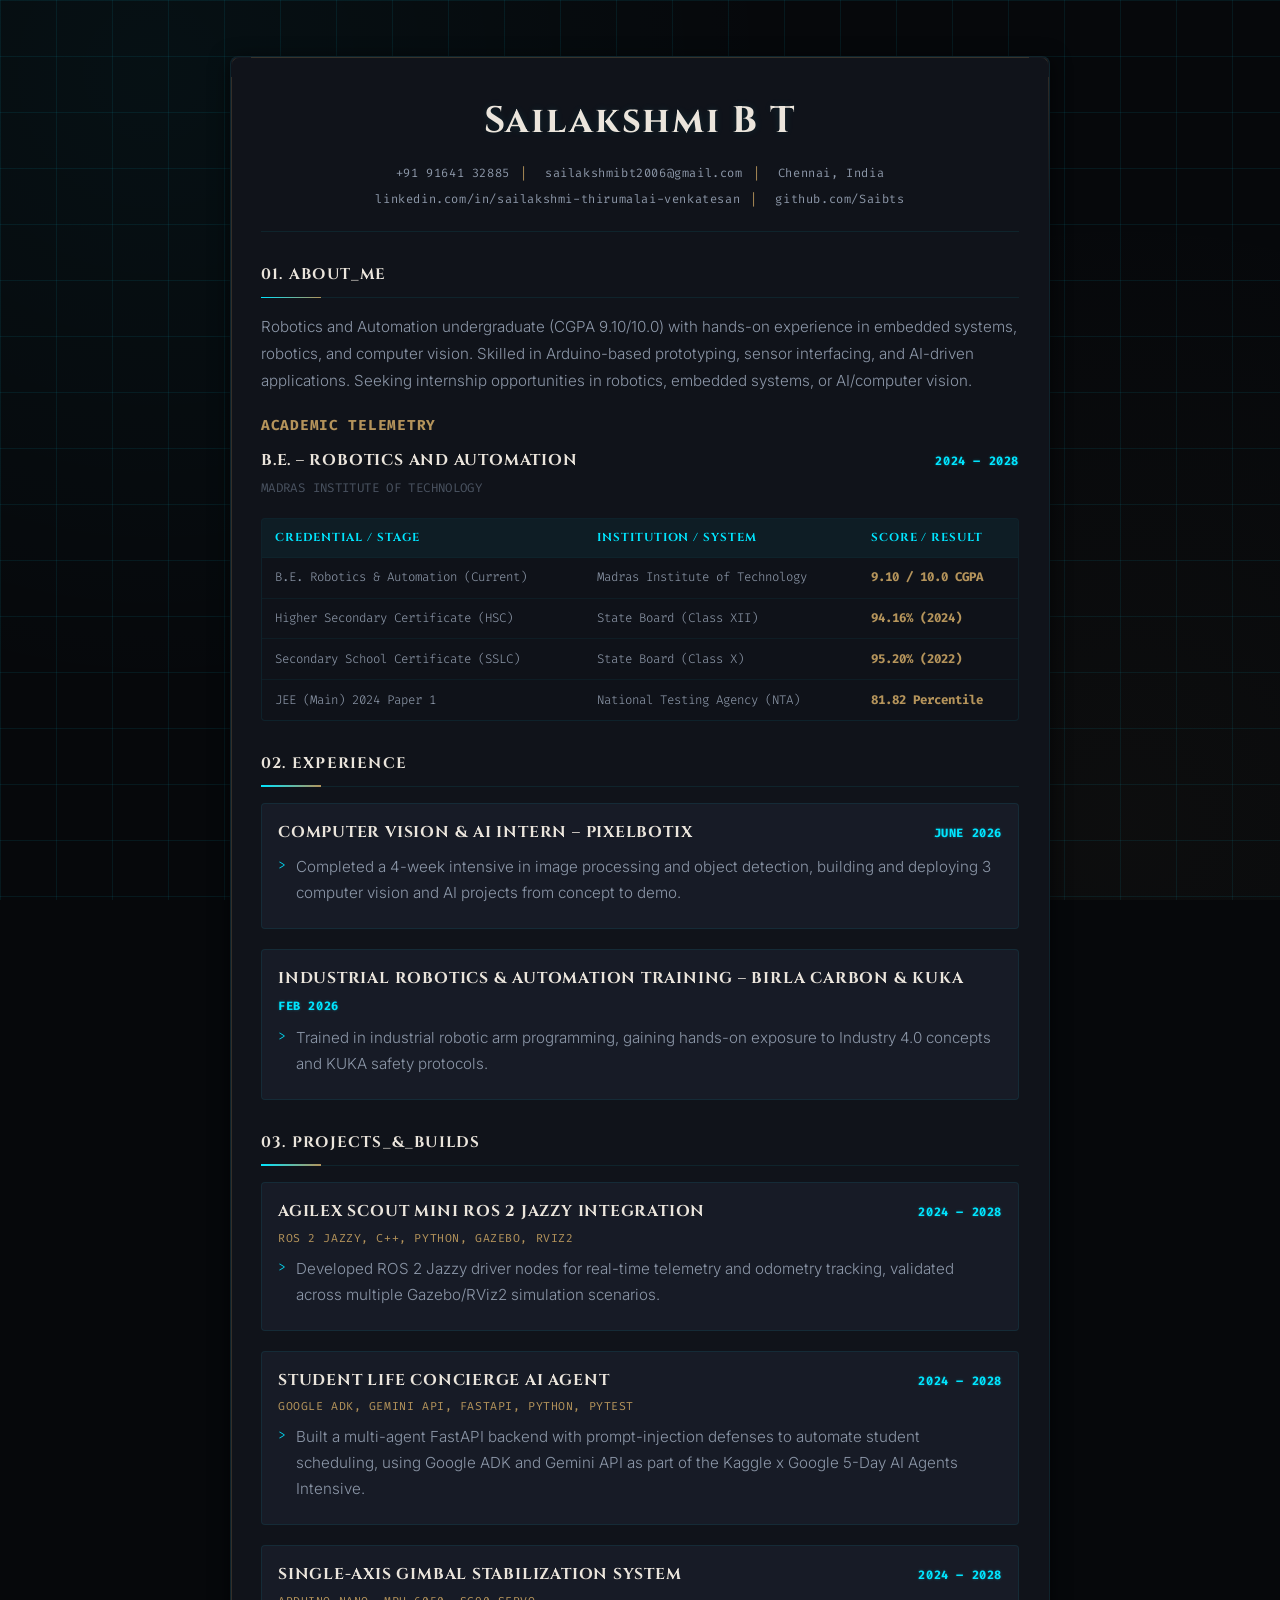
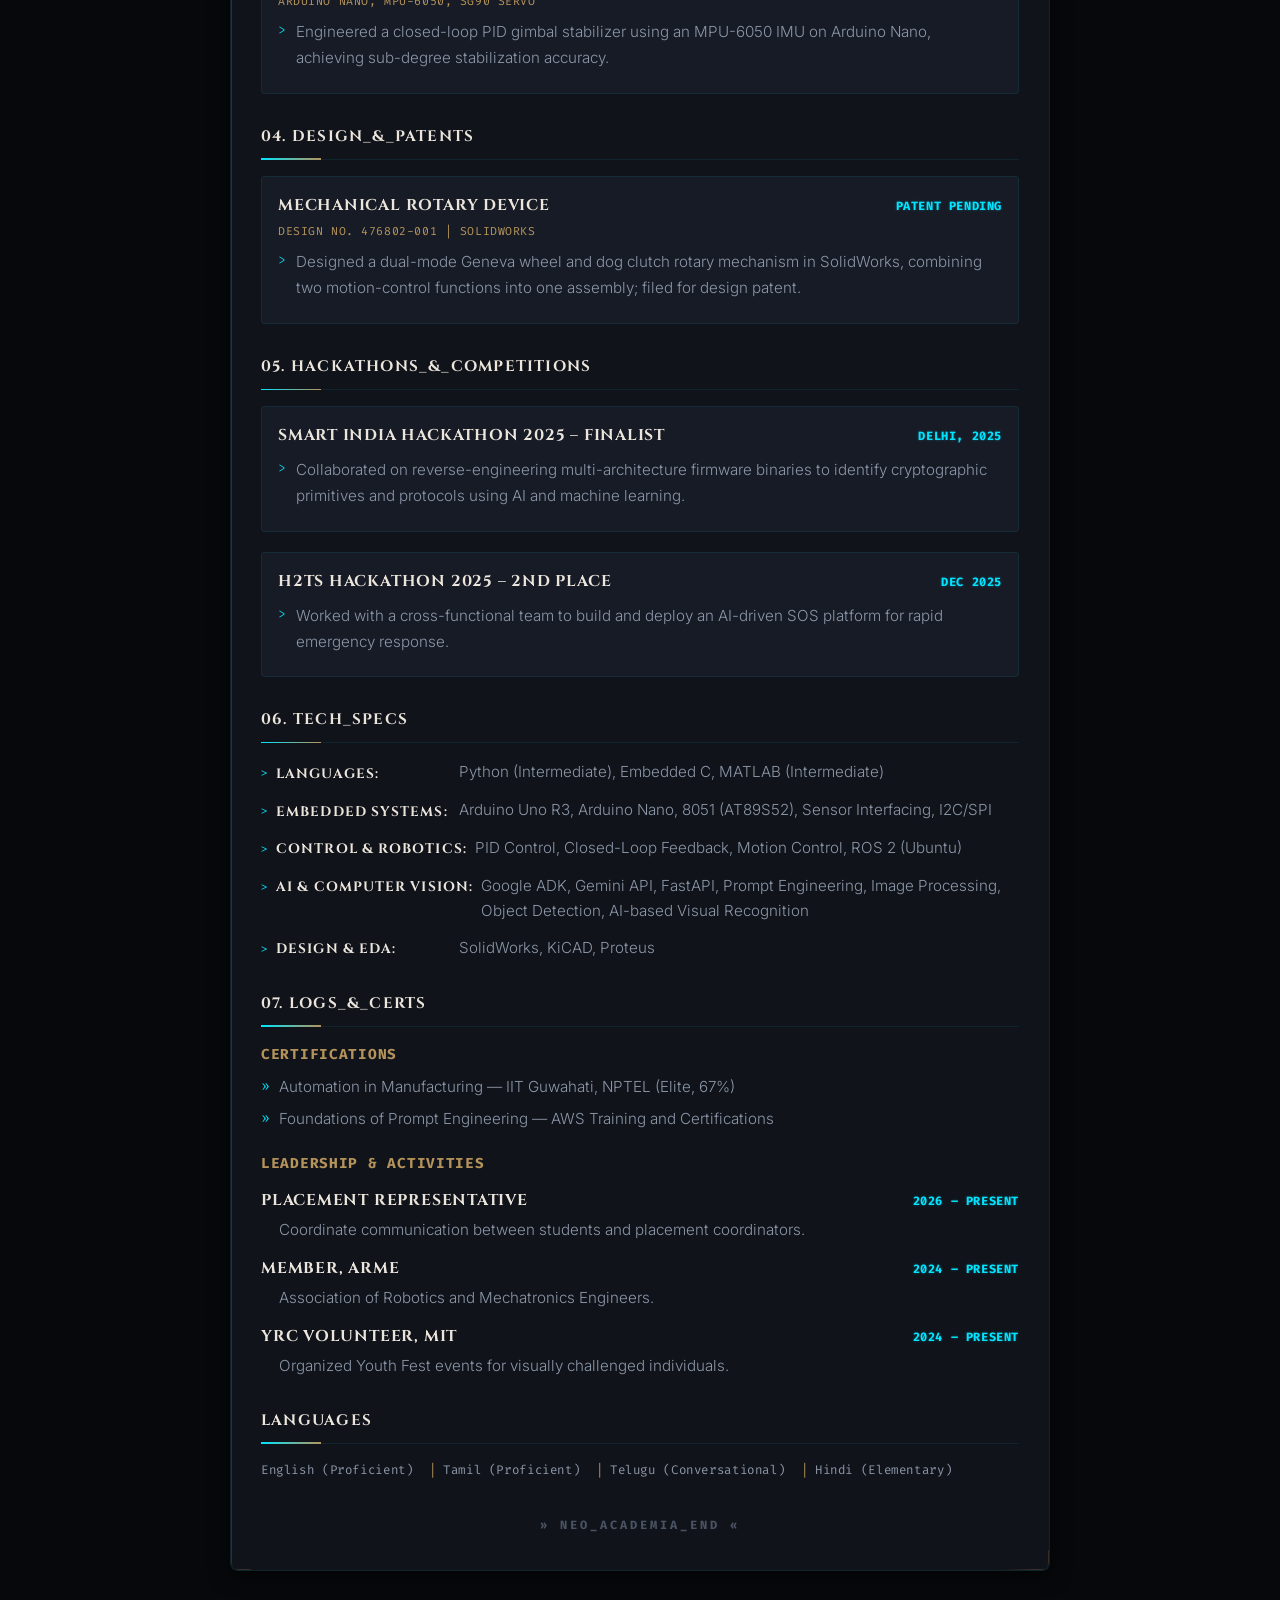
<file: enhanced_portfolio/resume.html>
<!DOCTYPE html>
<html lang="en">
<head>
<meta charset="UTF-8">
<meta name="viewport" content="width=device-width, initial-scale=1.0">
<title>Sailakshmi B T — Resume (Neo-Academia Edition)</title>
<link rel="icon" type="image/jpg" href="favicon.jpg">
<link rel="preconnect" href="https://fonts.googleapis.com">
<link rel="preconnect" href="https://fonts.gstatic.com" crossorigin>
<link href="https://fonts.googleapis.com/css2?family=Cinzel:wght@500;700;900&family=Inter:wght@300;400;500;600;700&family=Fira+Code:wght@400;500&display=swap" rel="stylesheet">
<style>
  :root {
    /* Neo-academia color tokens */
    --void:      #06080B; /* Slate crypt black */
    --panel:     #10131A; /* Charcoal stone card shelf */
    --panel-2:   #171B26; /* Dark leather desktop */
    --line:      rgba(0, 229, 255, 0.08); /* Cyber circuits */
    --line-strong: rgba(181, 148, 91, 0.22); /* Matte brass gold */
    --paper:     #EBE5DC; /* Warm book paper */
    --muted:     #8C97A8; /* Sleek steel gray */
    --muted-2:   #4A5361; /* Shadows */
    --signal:    #00E5FF; /* Glowing cyan */
    --volt:      #B5945B; /* Antique brass gold */

    --font-display: 'Cinzel', serif;
    --font-body: 'Inter', sans-serif;
    --font-mono: 'Fira Code', monospace;

    --radius-sm: 4px;
    --radius-md: 8px;
    --shadow-card: 0 4px 20px rgba(0,0,0,0.65), inset 0 1px 0 rgba(255,255,255,0.02);
  }

  [data-theme="slate"] {
    --void:      #DCD7CD;
    --panel:     #E8E3D9;
    --panel-2:   #D5CFB8;
    --line:      rgba(100, 85, 70, 0.18);
    --line-strong: rgba(163, 120, 53, 0.35);
    --paper:     #1F1C19;
    --muted:     #4E473F;
    --muted-2:   #6E655B;
    --signal:    #215947;
    --volt:      #A37835;
    --shadow-card: 0 4px 18px rgba(45, 38, 30, 0.07);
  }

  * {
    margin: 0;
    padding: 0;
    box-sizing: border-box;
  }

  html, body {
    background-color: var(--void);
    color: var(--paper);
    font-family: var(--font-body);
    font-size: 16px;
    line-height: 1.65;
    -webkit-font-smoothing: antialiased;
    text-rendering: optimizeLegibility;
    overflow-x: hidden;
  }

  body {
    background-image:
      radial-gradient(circle at 12% 8%, rgba(0, 229, 255, 0.04), transparent 45%),
      radial-gradient(circle at 88% 92%, rgba(181, 148, 91, 0.04), transparent 45%),
      linear-gradient(var(--line) 1px, transparent 1px),
      linear-gradient(90deg, var(--line) 1px, transparent 1px);
    background-size: auto, auto, 56px 56px, 56px 56px;
    background-attachment: fixed;
    padding: 56px 20px 80px;
    position: relative;
  }

  .page {
    position: relative;
    z-index: 1;
    width: 100%;
    max-width: 820px;
    margin: 0 auto;
    background-color: var(--panel);
    border: 1px solid var(--line);
    border-radius: var(--radius-md);
    box-shadow: var(--shadow-card);
    padding: 34px 30px;
    overflow: hidden;
  }

  /* Academic framed outline */
  .page::before {
    content: '';
    position: absolute; inset: 0;
    border: 1.5px solid var(--line-strong);
    pointer-events: none;
    border-radius: var(--radius-md);
    clip-path: polygon(0 0, 20px 0, 20px 1.5px, 1.5px 1.5px, 1.5px 20px, 0 20px,
                       0 100%, 20px 100%, 20px calc(100% - 1.5px), 1.5px calc(100% - 1.5px), 1.5px calc(100% - 20px), 0 calc(100% - 20px),
                       100% 100%, 100% calc(100% - 20px), calc(100% - 1.5px) calc(100% - 20px), calc(100% - 1.5px) calc(100% - 1.5px), calc(100% - 20px) calc(100% - 1.5px), calc(100% - 20px) 100%,
                       100% 0, 100% 20px, calc(100% - 1.5px) 20px, calc(100% - 1.5px) 1.5px, calc(100% - 20px) 1.5px, calc(100% - 20px) 0);
  }

  /* ===== Header ===== */
  header {
    text-align: center;
    padding-bottom: 22px;
    margin-bottom: 30px;
    border-bottom: 1px solid var(--line);
    position: relative;
  }

  h1.name {
    font-family: var(--font-display);
    font-weight: 700;
    font-size: 2.3rem;
    color: var(--paper);
    letter-spacing: 0.05em;
    text-shadow: 0 0 8px rgba(0, 229, 255, 0.1);
  }

  .contact-line {
    margin-top: 12px;
    font-family: var(--font-mono);
    font-size: 0.75rem;
    color: var(--muted);
    letter-spacing: 0.05em;
  }

  .contact-line a {
    color: var(--muted);
    text-decoration: none;
    transition: color 0.25s ease;
  }

  .contact-line a:hover {
    color: var(--signal);
  }

  .contact-sep {
    color: var(--volt);
    margin: 0 10px;
  }

  /* ===== Sections ===== */
  section {
    margin-bottom: 30px;
    page-break-inside: avoid;
  }

  h2.section-title {
    font-family: var(--font-display);
    font-weight: 700;
    font-size: 0.95rem;
    color: var(--paper);
    letter-spacing: 0.08em;
    text-transform: uppercase;
    margin-bottom: 16px;
    padding-bottom: 10px;
    border-bottom: 1px solid var(--line);
    position: relative;
    display: block;
  }

  h2.section-title::after {
    content: '';
    position: absolute;
    bottom: -1px;
    left: 0;
    width: 60px;
    height: 1.5px;
    background: linear-gradient(90deg, var(--signal), var(--volt));
  }

  .summary-text {
    font-size: 0.95rem;
    color: var(--muted);
    line-height: 1.75;
    text-align: left;
    font-weight: 300;
  }

  /* ===== Education ===== */
  .edu-block {
    page-break-inside: avoid;
  }

  .entry-row {
    display: flex;
    justify-content: space-between;
    align-items: baseline;
    flex-wrap: wrap;
    gap: 6px;
  }

  .entry-title {
    font-family: var(--font-display);
    font-weight: 700;
    font-size: 0.98rem;
    color: var(--paper);
    letter-spacing: 0.05em;
    text-transform: uppercase;
  }

  .entry-org {
    font-family: var(--font-mono);
    color: var(--muted);
    text-transform: uppercase;
    letter-spacing: 0.05em;
    font-size: 0.78rem;
  }

  .entry-date {
    font-family: var(--font-mono);
    font-size: 0.75rem;
    color: var(--signal);
    font-weight: 700;
    text-transform: uppercase;
    letter-spacing: 0.05em;
    white-space: nowrap;
    text-shadow: 0 0 3px rgba(0, 229, 255, 0.3);
  }

  .entry-sub {
    font-family: var(--font-mono);
    font-size: 0.78rem;
    color: var(--muted-2);
    text-transform: uppercase;
    letter-spacing: 0.03em;
    margin-top: 4px;
  }

  ul.bullets {
    margin-top: 8px;
    list-style: none;
    padding-left: 0;
  }

  ul.bullets li {
    margin-bottom: 6px;
    font-size: 0.95rem;
    color: var(--muted);
    line-height: 1.7;
    padding-left: 18px;
    position: relative;
    font-weight: 300;
  }

  ul.bullets li::before {
    content: ">";
    font-family: var(--font-mono);
    position: absolute;
    left: 0;
    top: 0px;
    color: var(--signal);
    font-size: 0.8rem;
  }

  .item-block {
    margin-bottom: 20px;
    padding: 16px;
    background: var(--panel-2);
    border: 1px solid var(--line);
    border-radius: var(--radius-sm);
    page-break-inside: avoid;
    transition: border-color 0.25s ease, box-shadow 0.25s ease;
  }

  .item-block:hover {
    border-color: rgba(0, 229, 255, 0.35);
    box-shadow: 0 0 10px rgba(0, 229, 255, 0.05);
  }

  .item-block:last-child {
    margin-bottom: 0;
  }

  /* ===== Projects ===== */
  .project-meta {
    font-family: var(--font-mono);
    font-size: 0.72rem;
    color: var(--volt);
    text-transform: uppercase;
    letter-spacing: 0.05em;
    margin-top: 4px;
    margin-bottom: 8px;
  }

  /* ===== Technical Skills ===== */
  .skills-grid {
    display: flex;
    flex-direction: column;
    gap: 12px;
  }

  .skill-row {
    display: flex;
    flex-wrap: wrap;
    gap: 8px;
    align-items: baseline;
  }

  .skill-label {
    font-family: var(--font-display);
    font-weight: 700;
    color: var(--paper);
    font-size: 0.85rem;
    min-width: 190px;
    letter-spacing: 0.08em;
    text-transform: uppercase;
    display: inline-flex;
    align-items: center;
    gap: 0.5rem;
  }
  
  .skill-label::before {
    content: '>';
    color: var(--signal);
    font-size: 0.8rem;
  }

  .skill-value {
    font-family: var(--font-body);
    font-size: 0.95rem;
    color: var(--muted);
    flex: 1;
    min-width: 240px;
    font-weight: 300;
  }

  /* Academic telemetry table */
  .academic-table-wrapper {
    margin: 1.2rem 0;
    overflow-x: auto;
    border: 1px solid var(--line);
    border-radius: var(--radius-sm);
    background: rgba(16, 19, 26, 0.4);
  }
  .academic-table {
    width: 100%;
    border-collapse: collapse;
    font-family: var(--font-mono);
    font-size: 0.78rem;
    text-align: left;
  }
  .academic-table th {
    background: rgba(0, 229, 255, 0.05);
    color: var(--signal);
    font-family: var(--font-display);
    font-size: 0.72rem;
    font-weight: 700;
    text-transform: uppercase;
    letter-spacing: 0.08em;
    padding: 0.6rem 0.8rem;
    border-bottom: 1px solid var(--line);
  }
  .academic-table td {
    padding: 0.6rem 0.8rem;
    color: var(--muted);
    border-bottom: 1px solid rgba(0, 229, 255, 0.05);
    font-weight: 300;
  }
  .academic-table tr:last-child td {
    border-bottom: none;
  }
  .academic-table tr:hover td {
    color: var(--paper);
    background: rgba(0, 229, 255, 0.02);
  }
  .academic-table .score-highlight {
    color: var(--volt);
    font-weight: 700;
  }

  /* ===== Certifications & Leadership ===== */
  .simple-list {
    list-style: none;
    padding-left: 0;
  }

  .simple-list li {
    margin-bottom: 6px;
    font-size: 0.95rem;
    color: var(--muted);
    line-height: 1.7;
    padding-left: 18px;
    position: relative;
    font-weight: 300;
  }

  .simple-list li::before {
    content: "»";
    font-family: var(--font-mono);
    position: absolute;
    left: 0;
    top: 0px;
    color: var(--signal);
    font-size: 0.95rem;
  }

  .leader-block {
    margin-bottom: 14px;
    page-break-inside: avoid;
  }

  .leader-block:last-child {
    margin-bottom: 0;
  }

  .leader-bullet {
    margin-top: 3px;
    margin-left: 18px;
    font-size: 0.95rem;
    color: var(--muted);
    line-height: 1.65;
    font-weight: 300;
  }

  /* ===== Languages ===== */
  .lang-row {
    font-family: var(--font-mono);
    font-size: 0.78rem;
    color: var(--muted);
    display: flex;
    flex-wrap: wrap;
    gap: 0;
    letter-spacing: 0.05em;
  }

  .lang-row span {
    margin-right: 6px;
  }

  .lang-sep {
    color: var(--volt);
    margin: 0 10px;
  }

  /* ===== Footer rule ===== */
  .ornament {
    text-align: center;
    color: var(--muted-2);
    font-family: var(--font-mono);
    font-weight: 700;
    font-size: 0.75rem;
    margin: 36px 0 0;
    letter-spacing: 0.25em;
  }

  /* ===== Print ===== */
  @media print {
    * {
      -webkit-print-color-adjust: exact !important;
      print-color-adjust: exact !important;
      color-adjust: exact !important;
    }

    body {
      background-color: var(--void) !important;
      padding: 0;
    }

    .page {
      max-width: 100%;
      padding: 30px 36px;
      border: 1px solid var(--line);
    }

    section {
      page-break-inside: avoid;
    }

    .item-block, .leader-block, .edu-block {
      page-break-inside: avoid;
    }

    h2.section-title {
      page-break-after: avoid;
    }

    @page {
      margin: 0.4in;
      background: var(--void);
    }
  }

  @media (max-width: 640px) {
    body {
      font-size: 14px;
      padding: 28px 14px 50px;
    }

    .page {
      width: 100%;
      max-width: 100%;
      margin: 0 auto;
      padding: 20px 15px;
    }

    h1.name {
      font-size: 2.1rem;
    }

    h2.section-title {
      font-size: 0.88rem;
    }

    .contact-line {
      font-size: 0.78rem;
      line-height: 1.6;
    }

    .entry-title {
      font-size: 0.9rem;
    }

    .entry-sub,
    .entry-date,
    .project-meta,
    .skill-value,
    .lang-row,
    .simple-list li,
    .leader-bullet,
    .summary-text,
    ul.bullets li {
      font-size: 0.92rem;
    }

    .entry-row {
      flex-direction: column;
      align-items: flex-start;
      gap: 4px;
    }

    .skill-label {
      min-width: 100%;
      font-size: 0.8rem;
    }

    .skill-value {
      min-width: 0;
    }

    .lang-row {
      gap: 6px;
    }
  }
</style>
</head>
<body>

<div class="page">

  <header>
    <h1 class="name">Sailakshmi B T</h1>
    <div class="contact-line">
      <span>+91 91641 32885</span><span class="contact-sep">|</span>
      <a href="mailto:sailakshmibt2006@gmail.com">sailakshmibt2006@gmail.com</a><span class="contact-sep">|</span>
      <span>Chennai, India</span>
      <br style="display:block; margin-top:6px; content:'';">
      <a href="https://linkedin.com/in/sailakshmi-thirumalai-venkatesan" target="_blank" rel="noopener">linkedin.com/in/sailakshmi-thirumalai-venkatesan</a><span class="contact-sep">|</span>
      <a href="https://github.com/Saibts" target="_blank" rel="noopener">github.com/Saibts</a>
    </div>
  </header>

  <section>
    <h2 class="section-title">01. About_Me</h2>
    <p class="summary-text">Robotics and Automation undergraduate (CGPA 9.10/10.0) with hands-on experience in embedded systems, robotics, and computer vision. Skilled in Arduino-based prototyping, sensor interfacing, and AI-driven applications. Seeking internship opportunities in robotics, embedded systems, or AI/computer vision.</p>

    <h3 class="entry-title" style="margin-top: 20px; font-size: 0.9rem; color: var(--volt); font-family: var(--font-mono); text-transform: uppercase; letter-spacing: 0.05em; margin-bottom: 10px;">Academic Telemetry</h3>
    <div class="edu-block">
      <div class="entry-row">
        <span class="entry-title">B.E. – Robotics and Automation</span>
        <span class="entry-date">2024 – 2028</span>
      </div>
      <div class="entry-sub">Madras Institute of Technology</div>
      <div class="academic-table-wrapper">
        <table class="academic-table">
          <thead>
            <tr>
              <th>Credential / Stage</th>
              <th>Institution / System</th>
              <th>Score / Result</th>
            </tr>
          </thead>
          <tbody>
            <tr>
              <td>B.E. Robotics &amp; Automation (Current)</td>
              <td>Madras Institute of Technology</td>
              <td class="score-highlight">9.10 / 10.0 CGPA</td>
            </tr>
            <tr>
              <td>Higher Secondary Certificate (HSC)</td>
              <td>State Board (Class XII)</td>
              <td class="score-highlight">94.16% (2024)</td>
            </tr>
            <tr>
              <td>Secondary School Certificate (SSLC)</td>
              <td>State Board (Class X)</td>
              <td class="score-highlight">95.20% (2022)</td>
            </tr>
            <tr>
              <td>JEE (Main) 2024 Paper 1</td>
              <td>National Testing Agency (NTA)</td>
              <td class="score-highlight">81.82 Percentile</td>
            </tr>
          </tbody>
        </table>
      </div>
    </div>
  </section>

  <section>
    <h2 class="section-title">02. Experience</h2>

    <div class="item-block">
      <div class="entry-row">
        <span class="entry-title">Computer Vision &amp; AI Intern – PixelBotix</span>
        <span class="entry-date">June 2026</span>
      </div>
      <ul class="bullets">
        <li>Completed a 4-week intensive in image processing and object detection, building and deploying 3 computer vision and AI projects from concept to demo.</li>
      </ul>
    </div>

    <div class="item-block">
      <div class="entry-row">
        <span class="entry-title">Industrial Robotics &amp; Automation Training – Birla Carbon &amp; KUKA</span>
        <span class="entry-date">Feb 2026</span>
      </div>
      <ul class="bullets">
        <li>Trained in industrial robotic arm programming, gaining hands-on exposure to Industry 4.0 concepts and KUKA safety protocols.</li>
      </ul>
    </div>
  </section>

  <section>
    <h2 class="section-title">03. Projects_&amp;_Builds</h2>

    <div class="item-block">
      <div class="entry-row">
        <span class="entry-title">AgileX Scout Mini ROS 2 Jazzy Integration</span>
        <span class="entry-date">2024 – 2028</span>
      </div>
      <div class="project-meta">ROS 2 Jazzy, C++, Python, Gazebo, RViz2</div>
      <ul class="bullets">
        <li>Developed ROS 2 Jazzy driver nodes for real-time telemetry and odometry tracking, validated across multiple Gazebo/RViz2 simulation scenarios.</li>
      </ul>
    </div>

    <div class="item-block">
      <div class="entry-row">
        <span class="entry-title">Student Life Concierge AI Agent</span>
        <span class="entry-date">2024 – 2028</span>
      </div>
      <div class="project-meta">Google ADK, Gemini API, FastAPI, Python, Pytest</div>
      <ul class="bullets">
        <li>Built a multi-agent FastAPI backend with prompt-injection defenses to automate student scheduling, using Google ADK and Gemini API as part of the Kaggle x Google 5-Day AI Agents Intensive.</li>
      </ul>
    </div>

    <div class="item-block">
      <div class="entry-row">
        <span class="entry-title">Single-Axis Gimbal Stabilization System</span>
        <span class="entry-date">2024 – 2028</span>
      </div>
      <div class="project-meta">Arduino Nano, MPU-6050, SG90 Servo</div>
      <ul class="bullets">
        <li>Engineered a closed-loop PID gimbal stabilizer using an MPU-6050 IMU on Arduino Nano, achieving sub-degree stabilization accuracy.</li>
      </ul>
    </div>
  </section>

  <section>
    <h2 class="section-title">04. Design_&amp;_Patents</h2>
    <div class="item-block">
      <div class="entry-row">
        <span class="entry-title">Mechanical Rotary Device</span>
        <span class="entry-date">Patent Pending</span>
      </div>
      <div class="project-meta">Design No. 476802-001 | SolidWorks</div>
      <ul class="bullets">
        <li>Designed a dual-mode Geneva wheel and dog clutch rotary mechanism in SolidWorks, combining two motion-control functions into one assembly; filed for design patent.</li>
      </ul>
    </div>
  </section>

  <section>
    <h2 class="section-title">05. Hackathons_&amp;_Competitions</h2>

    <div class="item-block">
      <div class="entry-row">
        <span class="entry-title">Smart India Hackathon 2025 – Finalist</span>
        <span class="entry-date">Delhi, 2025</span>
      </div>
      <ul class="bullets">
        <li>Collaborated on reverse-engineering multi-architecture firmware binaries to identify cryptographic primitives and protocols using AI and machine learning.</li>
      </ul>
    </div>

    <div class="item-block">
      <div class="entry-row">
        <span class="entry-title">H2TS Hackathon 2025 – 2nd Place</span>
        <span class="entry-date">Dec 2025</span>
      </div>
      <ul class="bullets">
        <li>Worked with a cross-functional team to build and deploy an AI-driven SOS platform for rapid emergency response.</li>
      </ul>
    </div>
  </section>

  <section>
    <h2 class="section-title">06. Tech_Specs</h2>
    <div class="skills-grid">
      <div class="skill-row">
        <span class="skill-label">Languages:</span>
        <span class="skill-value">Python (Intermediate), Embedded C, MATLAB (Intermediate)</span>
      </div>
      <div class="skill-row">
        <span class="skill-label">Embedded Systems:</span>
        <span class="skill-value">Arduino Uno R3, Arduino Nano, 8051 (AT89S52), Sensor Interfacing, I2C/SPI</span>
      </div>
      <div class="skill-row">
        <span class="skill-label">Control &amp; Robotics:</span>
        <span class="skill-value">PID Control, Closed-Loop Feedback, Motion Control, ROS 2 (Ubuntu)</span>
      </div>
      <div class="skill-row">
        <span class="skill-label">AI &amp; Computer Vision:</span>
        <span class="skill-value">Google ADK, Gemini API, FastAPI, Prompt Engineering, Image Processing, Object Detection, AI-based Visual Recognition</span>
      </div>
      <div class="skill-row">
        <span class="skill-label">Design &amp; EDA:</span>
        <span class="skill-value">SolidWorks, KiCAD, Proteus</span>
      </div>
    </div>
  </section>

  <section>
    <h2 class="section-title">07. Logs_&amp;_Certs</h2>
    <h3 class="entry-title" style="margin-top: 10px; font-size: 0.9rem; color: var(--volt); font-family: var(--font-mono); text-transform: uppercase; letter-spacing: 0.05em;">Certifications</h3>
    <ul class="simple-list" style="margin-top: 8px; margin-bottom: 20px;">
      <li>Automation in Manufacturing — IIT Guwahati, NPTEL (Elite, 67%)</li>
      <li>Foundations of Prompt Engineering — AWS Training and Certifications</li>
    </ul>

    <h3 class="entry-title" style="margin-top: 15px; font-size: 0.9rem; color: var(--volt); font-family: var(--font-mono); text-transform: uppercase; letter-spacing: 0.05em; margin-bottom: 12px;">Leadership &amp; Activities</h3>
    <div class="leader-block">
      <div class="entry-row">
        <span class="entry-title">Placement Representative</span>
        <span class="entry-date">2026 – Present</span>
      </div>
      <div class="leader-bullet">Coordinate communication between students and placement coordinators.</div>
    </div>
    <div class="leader-block">
      <div class="entry-row">
        <span class="entry-title">Member, ARME</span>
        <span class="entry-date">2024 – Present</span>
      </div>
      <div class="leader-bullet">Association of Robotics and Mechatronics Engineers.</div>
    </div>
    <div class="leader-block">
      <div class="entry-row">
        <span class="entry-title">YRC Volunteer, MIT</span>
        <span class="entry-date">2024 – Present</span>
      </div>
      <div class="leader-bullet">Organized Youth Fest events for visually challenged individuals.</div>
    </div>
  </section>

  <section>
    <h2 class="section-title">Languages</h2>
    <div class="lang-row">
      <span>English (Proficient)</span><span class="lang-sep">|</span>
      <span>Tamil (Proficient)</span><span class="lang-sep">|</span>
      <span>Telugu (Conversational)</span><span class="lang-sep">|</span>
      <span>Hindi (Elementary)</span>
    </div>
  </section>

  <div class="ornament">» NEO_ACADEMIA_END «</div>

</div>

<script>
  if (localStorage.getItem('portfolio_theme') === 'slate') {
    document.documentElement.setAttribute('data-theme', 'slate');
  }
</script>
</body>
</html>
</file>
